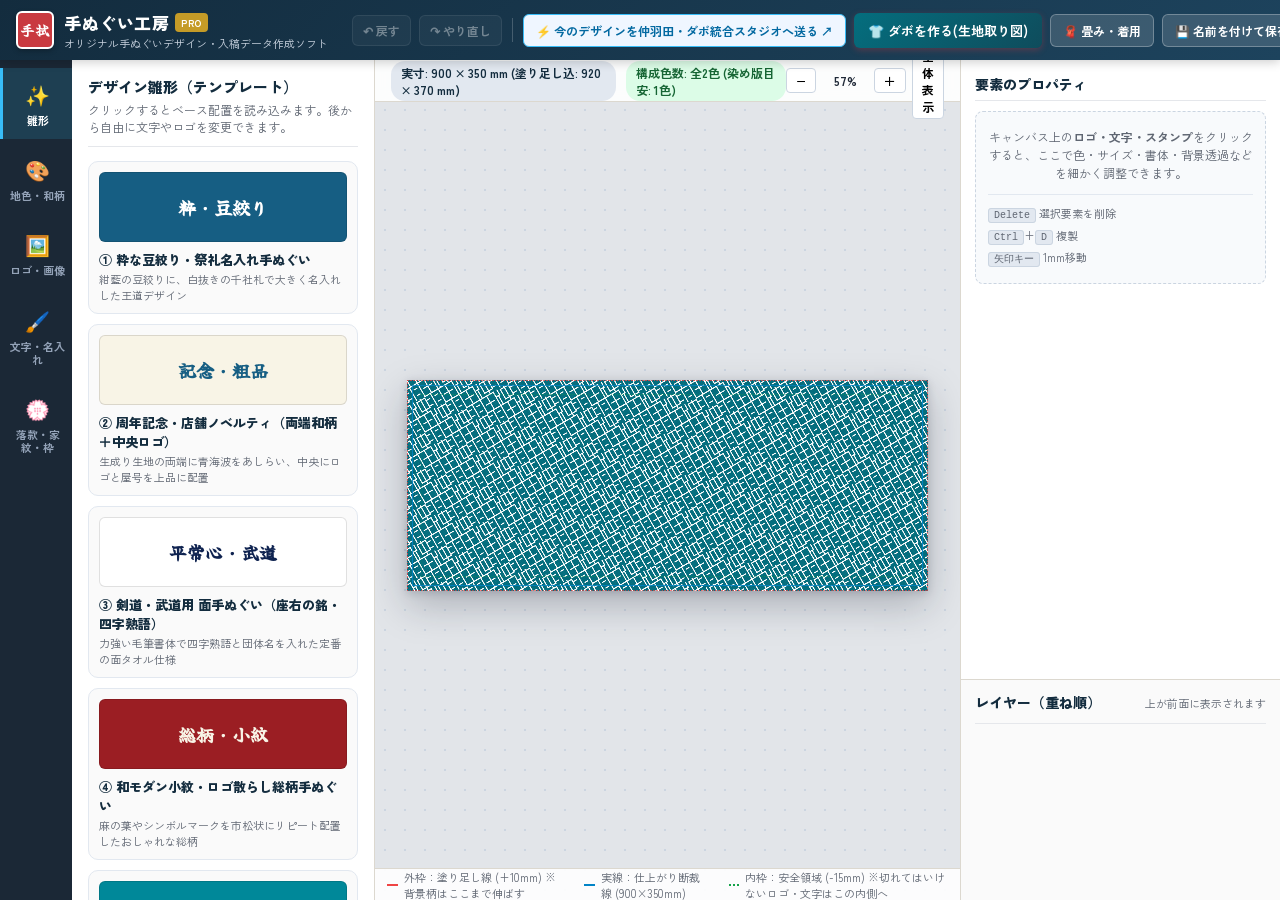
<file: index.html>
<!DOCTYPE html>
<html lang="ja">
<head>
  <meta charset="UTF-8" />
  <meta name="viewport" content="width=device-width, initial-scale=1.0" />
  <title>手ぬぐい工房 (Tenugui Studio) - オリジナル手ぬぐいデザイン＆入稿データ作成</title>
  <!-- Google Fonts (和風・毛筆・明朝・角ゴシック・丸ゴシック) -->
  <link rel="preconnect" href="https://fonts.googleapis.com">
  <link rel="preconnect" href="https://fonts.gstatic.com" crossorigin>
  <link href="https://fonts.googleapis.com/css2?family=Dela+Gothic+One&family=Hina+Mincho&family=Kaisei+Decol:wght@700&family=Klee+One:wght@600&family=M+PLUS+Rounded+1c:wght@700&family=Noto+Sans+JP:wght@400;700;900&family=Noto+Serif+JP:wght@400;700;900&family=Reggae+One&family=Shippori+Mincho+B1:wght@700;800&family=Yuji+Syuku&family=Zen+Antique+Soft&family=Zen+Kaku+Gothic+New:wght@700;900&family=Zen+Maru+Gothic:wght@700;900&family=Zen+Old+Mincho:wght@700;900&display=swap" rel="stylesheet">
  <link rel="stylesheet" href="css/style.css" />
</head>
<body>
  <!-- トップヘッダー -->
  <header class="app-header">
    <div class="brand">
      <div class="brand-seal">手拭</div>
      <div class="brand-text">
        <h1>手ぬぐい工房 <span class="badge">PRO</span></h1>
        <p>オリジナル手ぬぐいデザイン・入稿データ作成ソフト</p>
      </div>
    </div>

    <!-- 中央コントロール：サイズ・向き・ガイド表示 -->
    <div class="header-controls">
      <div class="control-group">
        <label>サイズ規格</label>
        <select id="sizePresetSelect" title="手ぬぐいのサイズを選択">
          <option value="900x350" selected>標準手ぬぐい (900 × 350 mm)</option>
          <option value="900x340">岡生地標準 (900 × 340 mm)</option>
          <option value="900x330">総理(文)生地標準 (900 × 330 mm)</option>
          <option value="1000x350">長尺手ぬぐい・剣道用 (1000 × 350 mm)</option>
          <option value="custom">カスタムサイズ...</option>
        </select>
      </div>

      <div id="customSizeInputs" class="control-group hidden">
        <input type="number" id="customLongMm" value="900" min="200" max="2000" step="10" title="長辺(mm)" />
        <span>×</span>
        <input type="number" id="customShortMm" value="350" min="200" max="1000" step="10" title="短辺(mm)" />
        <span>mm</span>
      </div>

      <div class="control-group">
        <label>向き</label>
        <div class="segmented-btn">
          <button type="button" id="orientHorizontalBtn" class="active" title="横長配置">横向き</button>
          <button type="button" id="orientVerticalBtn" title="縦長配置（掛け軸・のれん風）">縦向き</button>
        </div>
      </div>

      <div class="control-group toggles">
        <label class="checkbox-pill" title="断裁ズレ対策の塗り足し領域(+10mm)と内側安全枠(-15mm)を表示">
          <input type="checkbox" id="togglePrintGuides" checked />
          <span>入稿ガイド枠</span>
        </label>
        <label class="checkbox-pill" title="岡生地・文生地の織り目と切りっぱなし端の質感を重ねて表示">
          <input type="checkbox" id="toggleFabricTexture" checked />
          <span>布地質感</span>
        </label>
        <label class="checkbox-pill" title="4つ折り・8つ折りした時の見え方ラインを表示">
          <input type="checkbox" id="toggleFoldLines" />
          <span>折り目確認</span>
        </label>
      </div>
    </div>

    <!-- 右側アクション：元に戻す・保存・書き出し -->
    <div class="header-actions">
      <button type="button" id="undoBtn" class="icon-btn" title="元に戻す (Ctrl+Z)" disabled>↶ 戻す</button>
      <button type="button" id="redoBtn" class="icon-btn" title="やり直す (Ctrl+Y)" disabled>↷ やり直し</button>
      <div class="divider-v"></div>
      <a href="arare_app.html" id="sendToArareStudioBtn" class="secondary-btn" style="text-decoration:none;display:inline-flex;align-items:center;background:#eff6ff;border-color:#38bdf8;color:#0369a1;font-weight:700" title="今作っている手ぬぐいをそのまま『仲羽田・あられ・ダボ統合スタジオ』へ送り、ダボ仕立てやIllustrator(.ai)出力に使います">⚡ 今のデザインを仲羽田・ダボ統合スタジオへ送る ↗</a>
      <button type="button" id="daboSimBtn" class="primary-btn" style="background:linear-gradient(135deg,#046e7e 0%,#0f4c5c 100%)" title="作成した手ぬぐい生地からのダボの作り方（生地の取り方）とダボ完成イメージを確認">👕 ダボを作る(生地取り図)</button>
      <button type="button" id="foldSimBtn" class="secondary-btn" title="畳んだ時の見え方や頭に巻いたイメージを確認">🧣 畳み・着用</button>
      <button type="button" id="projectSaveBtn" class="secondary-btn" title="デザインに名前を付けてアプリ内に保存・呼び出し">💾 名前を付けて保存</button>
      <button type="button" id="exportModalBtn" class="primary-btn">🖨️ 入稿・画像出力</button>
    </div>
  </header>

  <!-- メインワークスペース -->
  <div class="workspace">
    <!-- 左サイドバー：カテゴリタブ + ツールパネル -->
    <aside class="left-sidebar">
      <nav class="tool-tabs">
        <button type="button" class="tab-btn active" data-tab="tab-templates">
          <span class="tab-icon">✨</span>
          <span class="tab-label">雛形</span>
        </button>
        <button type="button" class="tab-btn" data-tab="tab-fabric">
          <span class="tab-icon">🎨</span>
          <span class="tab-label">地色・和柄</span>
        </button>
        <button type="button" class="tab-btn" data-tab="tab-logo">
          <span class="tab-icon">🖼️</span>
          <span class="tab-label">ロゴ・画像</span>
        </button>
        <button type="button" class="tab-btn" data-tab="tab-text">
          <span class="tab-icon">🖌️</span>
          <span class="tab-label">文字・名入れ</span>
        </button>
        <button type="button" class="tab-btn" data-tab="tab-stamps">
          <span class="tab-icon">💮</span>
          <span class="tab-label">落款・家紋・枠</span>
        </button>
      </nav>

      <div class="tool-panel-container">
        <!-- 1. テンプレート（雛形）タブ -->
        <section id="tab-templates" class="tool-panel active">
          <div class="panel-header">
            <h2>デザイン雛形（テンプレート）</h2>
            <p>クリックするとベース配置を読み込みます。後から自由に文字やロゴを変更できます。</p>
          </div>
          <div id="templateGrid" class="template-grid"></div>
        </section>

        <!-- 2. 地色・伝統色・和柄タブ -->
        <section id="tab-fabric" class="tool-panel">
          <div class="panel-header">
            <h2>布地の色（地色）と和柄パターン</h2>
            <p>日本の伝統色と、手ぬぐい定番の和文様を組み合わせられます。</p>
          </div>

          <div class="form-section">
            <label class="section-title">地色（ベースカラー）</label>
            <div class="color-picker-row">
              <input type="color" id="bgColorInput" value="#f8f4e6" />
              <input type="text" id="bgColorHex" value="#F8F4E6" class="hex-input" />
              <span id="bgColorName" class="color-jp-name">生成り (きなり)</span>
            </div>
            <div class="color-category-filter">
              <button type="button" class="chip active" data-cat="all">すべて</button>
              <button type="button" class="chip" data-cat="white">白・生成</button>
              <button type="button" class="chip" data-cat="blue">藍・青</button>
              <button type="button" class="chip" data-cat="red">茜・赤・紫</button>
              <button type="button" class="chip" data-cat="green">緑・黄・茶</button>
              <button type="button" class="chip" data-cat="dark">墨・黒</button>
            </div>
            <div id="bgTraditionalPalette" class="swatch-grid"></div>
          </div>

          <div class="form-section">
            <label class="section-title">背景の伝統和柄（地紋パターン）</label>
            <div id="patternGrid" class="pattern-grid"></div>

            <div id="patternOptionsBox" class="sub-options">
              <div class="field-row">
                <label>柄（文字）の色</label>
                <div class="color-picker-row compact">
                  <input type="color" id="patternColorInput" value="#165e83" />
                  <input type="text" id="patternColorHex" value="#165E83" class="hex-input" />
                  <button type="button" id="swapBgPatternBtn" class="tiny-btn" title="地色と柄（仲羽田の文字色）を入れ替えます">地色と入替 ⇄</button>
                </div>
              </div>
              <div id="patternTraditionalPalette" class="swatch-grid mini"></div>

              <div class="field-row">
                <label>柄の大きさ（サイズ） <span id="patternScaleVal">100%</span></label>
                <input type="range" id="patternScaleInput" min="25" max="300" value="100" />
              </div>

              <!-- 仲羽田（江戸角字）専用：密度・細さ・間隔・角度パラメーター -->
              <div id="hanedaParamBox" style="border-top:1px dashed #cbd5e1; margin-top:8px; padding-top:8px;">
                <div class="field-row">
                  <label>繰り返し密度 <span id="kakuDensityVal">100%</span></label>
                  <input type="range" id="kakuDensityInput" min="40" max="250" value="100" />
                </div>
                <div class="field-row">
                  <label>線の太さ（細さ） <span id="kakuWeightVal">100%</span></label>
                  <input type="range" id="kakuWeightInput" min="20" max="220" value="100" />
                </div>
                <div class="field-row">
                  <label>文字内の抜け幅 <span id="kakuInnerGapVal">100%</span></label>
                  <input type="range" id="kakuInnerGapInput" min="35" max="180" value="100" />
                </div>
                <div class="field-row">
                  <label>文字の横間隔 <span id="kakuColGapVal">0%</span></label>
                  <input type="range" id="kakuColGapInput" min="-15" max="100" value="0" />
                </div>
                <div class="field-row">
                  <label>段の縦間隔 <span id="kakuRowGapVal">0%</span></label>
                  <input type="range" id="kakuRowGapInput" min="0" max="80" value="0" />
                </div>
                <div class="field-row">
                  <label>傾き角度 <span id="kakuAngleVal">-30.15°</span></label>
                  <input type="range" id="kakuAngleInput" min="-90" max="90" step="0.05" value="-30.15" />
                </div>
              </div>

              <div class="field-row">
                <label>柄の濃さ（透明度） <span id="patternOpacityVal">100%</span></label>
                <input type="range" id="patternOpacityInput" min="5" max="100" value="100" />
              </div>
              <div class="field-row">
                <label>柄の配置範囲</label>
                <select id="patternAreaSelect">
                  <option value="full">全面（総柄）</option>
                  <option value="ends">両端のみ（端飾り・20%ずつ）</option>
                  <option value="left">左端（または上端）のみ</option>
                  <option value="right">右端（または下端）のみ</option>
                  <option value="border">外周枠のみ（額縁柄）</option>
                  <option value="band-h">中央帯（一本帯）</option>
                </select>
              </div>
            </div>
          </div>

          <div class="form-section">
            <label class="section-title">生地の種類シミュレーション</label>
            <select id="fabricWeaveSelect">
              <option value="oka" selected>岡生地（30番手・目が細かく繊細な柄向け）</option>
              <option value="bun">総理 / 文生地（20番手・ざっくりした風合い）</option>
              <option value="none">フラット（入稿確認用・質感なし）</option>
            </select>
          </div>
        </section>

        <!-- 3. ロゴ・画像タブ -->
        <section id="tab-logo" class="tool-panel">
          <div class="panel-header">
            <h2>ロゴ・イラストの追加</h2>
            <p>お手持ちのロゴ画像（PNG / JPG / SVG）を読み込みます。白い背景の自動透過や、手ぬぐいらしい単色染め変換もワンクリックで行えます。</p>
          </div>

          <div class="upload-dropzone" id="logoDropzone">
            <input type="file" id="logoFileInput" accept=".ai,.pdf,.eps,image/png,image/jpeg,image/webp,image/svg+xml,application/pdf,application/postscript" hidden />
            <div class="dropzone-icon">📁</div>
            <div class="dropzone-title">ロゴ・画像ファイルを選択（.ai / PDF / PNG / JPG / SVG）</div>
            <div class="dropzone-sub">Illustratorの .ai データもそのまま読み込めます</div>
            <button type="button" class="primary-btn small" id="logoSelectBtn">ファイルを選ぶ</button>
          </div>

          <div class="form-section">
            <label class="section-title">サンプルシンボル・ロゴを追加</label>
            <p class="hint">すぐ試せる和風シンボルマークです。クリックで配置されます。</p>
            <div id="sampleLogoGrid" class="stamp-grid"></div>
          </div>

          <div class="info-card">
            <h4>💡 手ぬぐいロゴ作成のポイント</h4>
            <ul>
              <li>写真やJPGロゴの<strong>白い背景</strong>は、右パネルの「白背景を透明化」スイッチで綺麗に抜けます。</li>
              <li>「単色染め（シルエット化）」をONにすると、どんな画像も藍色や白抜き1色の本染め風に仕上がります。</li>
              <li>同じロゴを全体に並べたい時は、右パネルの「リピート配置（散らし柄）」が使えます。</li>
            </ul>
          </div>
        </section>

        <!-- 4. 文字・名入れタブ -->
        <section id="tab-text" class="tool-panel">
          <div class="panel-header">
            <h2>文字・名入れの追加</h2>
            <p>縦書き・横書きや、毛筆・江戸文字・明朝体など手ぬぐいに映える書体を追加できます。</p>
          </div>

          <div class="quick-add-buttons">
            <button type="button" id="addVerticalTextBtn" class="action-card-btn">
              <span class="big-icon">縦</span>
              <div>
                <strong>縦書きテキストを追加</strong>
                <small>名入れ・スローガン・神社仏閣・剣道面タオル向け</small>
              </div>
            </button>
            <button type="button" id="addHorizontalTextBtn" class="action-card-btn">
              <span class="big-icon">横</span>
              <div>
                <strong>横書きテキストを追加</strong>
                <small>ショップ名・欧文ロゴ・記念品タイトル向け</small>
              </div>
            </button>
          </div>

          <div class="form-section" style="background:#faf5ff;border:1.5px solid #c084fc;border-radius:8px;padding:10px;">
            <label class="section-title" style="color:#6b21a8;">✨ 1個の文字やロゴを多数ちりばめて総柄手ぬぐいを作る</label>
            <p class="hint" style="color:#581c87;margin-bottom:8px;">1文字（または単語）を手ぬぐい全面に市松・斜め・ランダム吹雪状に多数ちりばめ、角度・大きさ・間隔を自由自在に変更できます。</p>
            <div style="display:grid;grid-template-columns:1fr 1fr;gap:6px;">
              <button type="button" class="secondary-btn small" data-scatter-preset="brick" style="background:#f3e8ff;border-color:#a855f7;color:#6b21a8;font-weight:700;">🧱 市松散らし文字を追加</button>
              <button type="button" class="secondary-btn small" data-scatter-preset="diag" style="background:#f3e8ff;border-color:#a855f7;color:#6b21a8;font-weight:700;">📐 斜め-30°散らし文字</button>
              <button type="button" class="secondary-btn small" data-scatter-preset="random" style="background:#f3e8ff;border-color:#a855f7;color:#6b21a8;font-weight:700;">🎲 ランダム大小吹雪文字</button>
              <button type="button" class="secondary-btn small" data-scatter-preset="border" style="background:#f3e8ff;border-color:#a855f7;color:#6b21a8;font-weight:700;">🖼️ 外周額縁リピート文字</button>
            </div>
          </div>

          <div class="form-section">
            <label class="section-title">よく使われる定型フレーズ（クリックで追加）</label>
            <div class="phrase-chips">
              <button type="button" class="phrase-btn" data-text="仲羽田" data-vert="true" data-size="140">仲羽田</button>
              <button type="button" class="phrase-btn" data-text="羽田" data-vert="true" data-size="150">羽田</button>
              <button type="button" class="phrase-btn" data-text="祭" data-vert="true" data-size="180">祭（大文字）</button>
              <button type="button" class="phrase-btn" data-text="感謝" data-vert="true" data-size="140">感謝</button>
              <button type="button" class="phrase-btn" data-text="商売繁盛" data-vert="true" data-size="110">商売繁盛</button>
              <button type="button" class="phrase-btn" data-text="一期一会" data-vert="true" data-size="110">一期一会</button>
              <button type="button" class="phrase-btn" data-text="平常心" data-vert="true" data-size="120">平常心</button>
              <button type="button" class="phrase-btn" data-text="百折不撓" data-vert="true" data-size="110">百折不撓</button>
              <button type="button" class="phrase-btn" data-text="千客万来" data-vert="true" data-size="110">千客万来</button>
              <button type="button" class="phrase-btn" data-text="謹賀新年" data-vert="true" data-size="110">謹賀新年</button>
              <button type="button" class="phrase-btn" data-text="必勝" data-vert="true" data-size="150">必勝</button>
              <button type="button" class="phrase-btn" data-text="贈" data-vert="true" data-size="90">贈（熨斗風）</button>
            </div>
          </div>
        </section>

        <!-- 5. 落款・家紋・飾り枠タブ -->
        <section id="tab-stamps" class="tool-panel">
          <div class="panel-header">
            <h2>落款（ハンコ）・家紋・飾り枠</h2>
            <p>手ぬぐいの隅に入れると一気に本格感が出る朱印・落款や、伝統家紋・飾り枠を追加できます。</p>
          </div>

          <div class="form-section">
            <label class="section-title">オリジナル落款（朱印スタンプ）を作成</label>
            <div class="rakkan-builder">
              <div class="field-row">
                <label>印の文字（1〜4文字推奨）</label>
                <input type="text" id="rakkanTextInput" value="手拭工房" maxlength="6" />
              </div>
              <div class="field-row">
                <label>形状・彫り方</label>
                <select id="rakkanStyleSelect">
                  <option value="square-shu">角印・朱文（白地に赤文字）</option>
                  <option value="square-haku">角印・白文（赤地に白抜き文字）</option>
                  <option value="round-shu">丸印・朱文（赤枠に赤文字）</option>
                  <option value="round-haku">丸印・白文（赤丸に白抜き文字）</option>
                  <option value="gourd-haku">ひょうたん印（白抜き）</option>
                </select>
              </div>
              <button type="button" id="addRakkanBtn" class="primary-btn full-width">💮 この落款をキャンバスに追加</button>
            </div>
          </div>

          <div class="form-section">
            <label class="section-title">日本の伝統家紋・縁起スタンプ</label>
            <div id="kamonGrid" class="stamp-grid"></div>
          </div>

          <div class="form-section">
            <label class="section-title">飾り枠・帯・縁起ライン</label>
            <div id="frameGrid" class="stamp-grid"></div>
          </div>
        </section>
      </div>
    </aside>

    <!-- 中央キャンバスエリア -->
    <main class="canvas-stage-area" id="canvasStageArea">
      <!-- キャンバス上部ステータスバー -->
      <div class="stage-toolbar">
        <div class="stage-info">
          <span id="specDimensionBadge" class="spec-badge">実寸: 900 × 350 mm (塗り足し込: 920 × 370 mm)</span>
          <span id="usedColorsBadge" class="spec-badge colors-badge" title="現在デザインに使われている色数（本染め・シルクスクリーン印刷の版数目安）">使用色数: 2色</span>
        </div>
        <div class="zoom-controls">
          <button type="button" id="zoomOutBtn" title="縮小">−</button>
          <span id="zoomLevelText">100%</span>
          <button type="button" id="zoomInBtn" title="拡大">＋</button>
          <button type="button" id="zoomFitBtn" title="画面に合わせる">全体表示</button>
        </div>
      </div>

      <!-- キャンバス本体ラッパー -->
      <div class="canvas-viewport" id="canvasViewport">
        <div class="canvas-wrapper" id="canvasWrapper">
          <canvas id="tenuguiCanvas"></canvas>
        </div>
      </div>

      <!-- 下部ガイド凡例 -->
      <div class="stage-legend">
        <span class="legend-item"><i class="line-sample bleed"></i> 外枠：塗り足し線 (+10mm) ※背景柄はここまで伸ばす</span>
        <span class="legend-item"><i class="line-sample trim"></i> 実線：仕上がり断裁線 (900×350mm)</span>
        <span class="legend-item"><i class="line-sample safe"></i> 内枠：安全領域 (-15mm) ※切れてはいけないロゴ・文字はこの内側へ</span>
      </div>
    </main>

    <!-- 右サイドバー：選択中アイテムのプロパティ編集 ＆ レイヤー一覧 -->
    <aside class="right-sidebar">
      <!-- 選択中要素のインスペクター -->
      <div class="inspector-panel" id="inspectorPanel">
        <div class="panel-header compact">
          <h3 id="inspectorTitle">要素のプロパティ</h3>
        </div>

        <!-- 未選択時の表示 -->
        <div id="noSelectionMessage" class="empty-inspector">
          <p>キャンバス上の<strong>ロゴ・文字・スタンプ</strong>をクリックすると、ここで色・サイズ・書体・背景透過などを細かく調整できます。</p>
          <div class="shortcut-tips">
            <div><kbd>Delete</kbd> 選択要素を削除</div>
            <div><kbd>Ctrl</kbd>+<kbd>D</kbd> 複製</div>
            <div><kbd>矢印キー</kbd> 1mm移動</div>
          </div>
        </div>

        <!-- 共通トランスフォーム・整列コントロール -->
        <div id="commonInspector" class="inspector-body hidden">
          <!-- 整列ボタン -->
          <div class="form-group">
            <label>手ぬぐい上の位置揃え</label>
            <div class="align-btn-grid">
              <button type="button" data-align="left" title="左端（安全枠内）に寄せる">⇤ 左</button>
              <button type="button" data-align="center-h" title="左右中央に揃える">⇹ 左右中央</button>
              <button type="button" data-align="right" title="右端（安全枠内）に寄せる">右 ⇥</button>
              <button type="button" data-align="top" title="上端（安全枠内）に寄せる">⇡ 上</button>
              <button type="button" data-align="center-v" title="上下中央に揃える">⇳ 上下中央</button>
              <button type="button" data-align="bottom" title="下端（安全枠内）に寄せる">下 ⇣</button>
            </div>
          </div>

          <!-- テキスト専用コントロール -->
          <div id="textInspectorGroup" class="inspector-specific hidden">
            <div class="form-group">
              <label>テキスト内容</label>
              <textarea id="propTextContent" rows="2"></textarea>
            </div>
            <div class="form-group">
              <label>書体（フォント）</label>
              <select id="propFontFamily">
                <optgroup label="毛筆・江戸文字・手書き風">
                  <option value="'Yuji Syuku', serif">佑字 粛（本格毛筆・楷書風）</option>
                  <option value="'Reggae One', sans-serif">レゲエ One（力強い江戸勘亭流・祭り風）</option>
                  <option value="'Dela Gothic One', sans-serif">デラゴシック（極太・千社札・番付風）</option>
                  <option value="'Klee One', cursive">クレー One（丁寧な手書き・行書風）</option>
                </optgroup>
                <optgroup label="明朝体・古典和風">
                  <option value="'Shippori Mincho B1', serif">しっぽり明朝（上品な伝統明朝）</option>
                  <option value="'Zen Old Mincho', serif">Zen オールド明朝（格調高い老舗風）</option>
                  <option value="'Zen Antique Soft', serif">Zen アンチック（レトロ活版・大正ロマン）</option>
                  <option value="'Hina Mincho', serif">ひな明朝（やわらかい和モダン）</option>
                  <option value="'Kaisei Decol', serif">解星デコール（華やか・モダン明朝）</option>
                </optgroup>
                <optgroup label="ゴシック体・モダンロゴ向け">
                  <option value="'Zen Kaku Gothic New', sans-serif">Zen 角ゴシック（すっきり現代風）</option>
                  <option value="'Zen Maru Gothic', sans-serif">Zen 丸ゴシック（親しみやすい丸文字）</option>
                </optgroup>
              </select>
            </div>
            <div class="form-group two-col">
              <div>
                <label>文字の向き</label>
                <div class="segmented-btn">
                  <button type="button" id="propTextVertBtn">縦書き</button>
                  <button type="button" id="propTextHorizBtn">横書き</button>
                </div>
              </div>
              <div>
                <label>文字サイズ <span id="propFontSizeVal">80</span></label>
                <input type="range" id="propFontSize" min="14" max="320" value="80" />
              </div>
            </div>
            <div class="form-group">
              <label>字間（文字の間隔） <span id="propLetterSpacingVal">0</span></label>
              <input type="range" id="propLetterSpacing" min="-10" max="60" value="0" />
            </div>
            <div class="form-group">
              <label>袋文字（白フチ・縁取り）</label>
              <div class="field-row">
                <input type="checkbox" id="propTextOutlineToggle" />
                <span>フチをつける</span>
                <input type="color" id="propTextOutlineColor" value="#ffffff" />
                <input type="range" id="propTextOutlineWidth" min="1" max="30" value="8" style="width:80px;" />
              </div>
            </div>
            <div class="form-group">
              <label>白抜き枠・千社札フレーム</label>
              <select id="propTextBoxStyle">
                <option value="none">枠なし</option>
                <option value="white-pad">白座布団（背景柄を隠して読みやすくする）</option>
                <option value="senjafuda">千社札枠（二重黒枠＋白地）</option>
                <option value="circle-crest">丸抜き座布団（丸紋風）</option>
              </select>
            </div>
          </div>

          <!-- ロゴ・画像専用コントロール -->
          <div id="logoInspectorGroup" class="inspector-specific hidden">
            <div class="form-group highlight-box">
              <label class="checkbox-row">
                <input type="checkbox" id="propLogoRemoveBg" />
                <strong>白い背景を自動で透明化する</strong>
              </label>
              <div id="propLogoThresholdRow" class="field-row hidden">
                <label>白抜き感度 <span id="propLogoThresholdVal">235</span></label>
                <input type="range" id="propLogoThreshold" min="150" max="254" value="235" />
              </div>
            </div>

            <div class="form-group highlight-box">
              <label class="checkbox-row">
                <input type="checkbox" id="propLogoMonochrome" />
                <strong>単色染め（シルエット化）</strong>
              </label>
              <p class="tiny-hint">本染め手ぬぐいのように、ロゴを1色の染め色（または白抜き）に変換します。</p>
            </div>
          </div>

          <!-- 色変更コントロール（文字・スタンプ・単色化ロゴ共通） -->
          <div id="colorInspectorGroup" class="form-group">
            <label>染め色（カラー）</label>
            <div class="color-picker-row">
              <input type="color" id="propItemColor" value="#165e83" />
              <input type="text" id="propItemColorHex" value="#165E83" class="hex-input" />
              <button type="button" id="propSetShironukiBtn" class="tiny-btn" title="生地の地色と同じ色にして「白抜き染め」にします">白抜きにする</button>
            </div>
            <div id="itemTraditionalPalette" class="swatch-grid mini"></div>
          </div>

          <!-- 大きさ・回転・不透明度 -->
          <div class="form-group">
            <label>大きさ（スケール） <span id="propScaleVal">100%</span></label>
            <input type="range" id="propScale" min="10" max="400" value="100" />
          </div>
          <div class="form-group">
            <label>回転角度 <span id="propRotationVal">0°</span></label>
            <div class="field-row">
              <input type="range" id="propRotation" min="-180" max="180" value="0" />
              <button type="button" id="propRotResetBtn" class="tiny-btn">0°</button>
              <button type="button" id="propRot90Btn" class="tiny-btn">+90°</button>
            </div>
          </div>
          <div class="form-group">
            <label>不透明度 <span id="propOpacityVal">100%</span></label>
            <input type="range" id="propOpacity" min="10" max="100" value="100" />
          </div>

          <!-- リピート（1個の文字やロゴを多数ちりばめる総柄・連続配置）モード -->
          <div class="form-group highlight-box" style="background:#faf5ff;border-color:#c084fc;">
            <label style="color:#6b21a8;font-weight:700;">✨ 多数ちりばめ・リピート配置（文字・ロゴ・紋を全面に並べる）</label>
            <div style="display:flex;gap:4px;flex-wrap:wrap;margin-bottom:6px;" id="propScatterQuickBtns">
              <button type="button" class="tiny-btn" data-rmode="brick" style="background:#f3e8ff;border-color:#a855f7;color:#6b21a8;font-weight:700;">🧱 市松散らし</button>
              <button type="button" class="tiny-btn" data-rmode="diag" style="background:#f3e8ff;border-color:#a855f7;color:#6b21a8;font-weight:700;">📐 斜め-30°</button>
              <button type="button" class="tiny-btn" data-rmode="random" style="background:#f3e8ff;border-color:#a855f7;color:#6b21a8;font-weight:700;">🎲 ランダム吹雪</button>
              <button type="button" class="tiny-btn" data-rmode="none">1️⃣ 1個に戻す</button>
            </div>
            <select id="propRepeatMode">
              <option value="none">単体配置（1つだけ）</option>
              <option value="brick">互い違い並び（市松・江戸小紋散らし）</option>
              <option value="grid">整列格子並び（縦横に整列して反復）</option>
              <option value="diag">斜め格子並び（斜め方向に流れる総柄）</option>
              <option value="random">ランダム吹雪散らし（角度・大小を自在に散らす）</option>
              <option value="border">外周額縁並び（手ぬぐいの四辺に沿って並べる）</option>
              <option value="row">横一列に並べる（帯状リピート）</option>
              <option value="col">縦一列に並べる（縦帯リピート）</option>
            </select>
            <div id="propRepeatGapRow" class="hidden" style="display:flex;flex-direction:column;gap:6px;margin-top:8px;">
              <div class="field-row">
                <label>横の間隔 <span id="propRepeatGapVal">160px</span></label>
                <input type="range" id="propRepeatGap" min="40" max="500" value="160" />
              </div>
              <div class="field-row">
                <label>縦の間隔 <span id="propRepeatGapYVal">150px</span></label>
                <input type="range" id="propRepeatGapY" min="40" max="500" value="150" />
              </div>
              <div class="field-row">
                <label>並び全体の傾き <span id="propRepeatGridAngleVal">0°</span></label>
                <input type="range" id="propRepeatGridAngle" min="-90" max="90" value="0" />
              </div>
              <div class="field-row">
                <label>交互・ランダム回転 <span id="propRepeatAngleVarVal">0°</span></label>
                <input type="range" id="propRepeatAngleVar" min="0" max="180" step="5" value="0" />
              </div>
              <div class="field-row">
                <label>大小サイズばらつき <span id="propRepeatSizeVarVal">0%</span></label>
                <input type="range" id="propRepeatSizeVar" min="0" max="80" step="5" value="0" />
              </div>
            </div>
          </div>

          <!-- アクションボタン -->
          <div class="inspector-actions">
            <button type="button" id="propDuplicateBtn" class="secondary-btn">📋 複製する</button>
            <button type="button" id="propDeleteBtn" class="danger-btn">🗑️ 削除</button>
          </div>
        </div>
      </div>

      <!-- レイヤー（重ね順）パネル -->
      <div class="layers-panel">
        <div class="panel-header compact">
          <h3>レイヤー（重ね順）</h3>
          <span class="tiny-hint">上が前面に表示されます</span>
        </div>
        <ul id="layerList" class="layer-list"></ul>
      </div>
    </aside>
  </div>

  <!-- モーダル1：畳み方・着用シミュレーション -->
  <div id="foldSimModal" class="modal-backdrop hidden">
    <div class="modal-content wide">
      <div class="modal-header">
        <h2>🧣 仕上がり・畳み方シミュレーション</h2>
        <button type="button" class="modal-close" data-close="foldSimModal">✕</button>
      </div>
      <div class="modal-body">
        <p class="modal-lead">手ぬぐいは畳んで贈答用（熨斗・帯巻き）にしたり、首に掛けたりした時に<strong>端（剣先）や四つ折り面</strong>のロゴがよく見えます。実際の見え方を確認しましょう。</p>
        <div class="sim-grid">
          <div class="sim-card">
            <h4>① 四つ折り・八つ折り（たたんだ状態 / 端の名入れ確認）</h4>
            <div class="sim-canvas-box">
              <canvas id="simFoldedCanvas" width="380" height="260"></canvas>
            </div>
            <p class="tiny-hint">贈答・販売時に一番上になる面です。右端または左端にロゴや名入れがあると綺麗に収まります。</p>
          </div>
          <div class="sim-card">
            <h4>② 熨斗（のし）・帯巻きパッケージ状態</h4>
            <div class="sim-canvas-box">
              <canvas id="simNoshiCanvas" width="380" height="260"></canvas>
            </div>
            <p class="tiny-hint">記念品・粗品として白帯を巻いた時のイメージです。</p>
          </div>
          <div class="sim-card">
            <h4>③ 掛け軸・タペストリー飾り状態</h4>
            <div class="sim-canvas-box">
              <canvas id="simHangingCanvas" width="380" height="260"></canvas>
            </div>
            <p class="tiny-hint">壁や暖簾として掛けた時の全体のバランスです。</p>
          </div>
        </div>
      </div>
    </div>
  </div>

  <!-- モーダル1-B：できた生地でダボを作る（生地の取り方・裁断割付図＆ダボ完成シミュレーション） -->
  <div id="daboSimModal" class="modal-backdrop hidden">
    <div class="modal-content wide" style="max-width:1180px;">
      <div class="modal-header">
        <h2>👕 できた手ぬぐい生地でダボを作る（✂️ 生地の取り方・裁断図 ＆ ダボ仕立てプレビュー）</h2>
        <button type="button" class="modal-close" data-close="daboSimModal">✕</button>
      </div>
      <div class="modal-body" style="display:grid;grid-template-columns:330px minmax(0,1fr);gap:16px;align-items:start;">
        <div style="display:flex;flex-direction:column;gap:10px;background:#f8fafc;padding:12px;border:1px solid #cbd5e1;border-radius:8px;">
          <div>
            <label class="section-title">① 仕立てる衣装の型</label>
            <select id="studioDaboStyle">
              <option value="dabo" selected>ダボシャツ（ゆったり広袖・七分袖）</option>
              <option value="koikuchi">鯉口シャツ（粋・細身七分袖）</option>
              <option value="setup">ダボ上下セット（ダボシャツ＋ダボズボン）</option>
            </select>
          </div>
          <div>
            <label class="section-title">② ✂️ 手ぬぐいからの生地の取り方（裁断割付・枚数）</label>
            <select id="studioDaboCutMode">
              <option value="adult7" selected>① 大人用・標準7枚取り（前2・後2・袖2 ＋ 7本目：襟・前立て・胸ポケ・マチ）★推奨</option>
              <option value="adult8_crest">② 大人用・背紋1枚＋ゆったり8枚取り（背中央1・後脇マチ1・前2・袖2・袖太マチ1・襟＆ポケ1）</option>
              <option value="6piece">③ 小柄・子ども・6枚取り（前2・後2・袖2／裾余りから襟・ポケ）</option>
              <option value="backCenter">④ 6枚・背中中央1枚取り（中央のロゴ・紋を切らずに背紋にする）</option>
              <option value="5piece">⑤ 子ども用・最小5枚取り（前2・後2・5本目から両袖を上下分割）</option>
            </select>
          </div>
          <div>
            <label class="section-title">③ ロゴ・文字入り手ぬぐいを使う部位</label>
            <select id="studioDaboLogoTarget">
              <option value="all" selected>全パーツに同じロゴ入り手ぬぐいを使う</option>
              <option value="backOnly">背中（後身頃）のみロゴ入り手ぬぐいを使う（他は地紋のみ）</option>
              <option value="backPocket">背中＋左胸ポケットのみロゴ入りを使う</option>
              <option value="frontBack">前身頃＋後身頃にロゴ入りを使う（袖は地紋のみ）</option>
              <option value="sleevesOnly">両袖のみロゴ入り手ぬぐいを使う</option>
            </select>
          </div>
          <div style="background:#fffbeb;border:1px solid #fcd34d;border-radius:6px;padding:7px 8px;">
            <label class="section-title" style="color:#92400e;margin-bottom:4px;">🎯 狙ったダボの部位にロゴ・文字を一発配置</label>
            <div style="display:flex;flex-wrap:wrap;gap:4px;" id="studioDaboSmartBtns">
              <button type="button" class="secondary-btn small" data-spot="backCrest" style="font-size:11px;padding:3px 7px;">① 背中中央(背紋)</button>
              <button type="button" class="secondary-btn small" data-spot="backMid" style="font-size:11px;padding:3px 7px;">② 背中ど真ん中</button>
              <button type="button" class="secondary-btn small" data-spot="chestPocket" style="font-size:11px;padding:3px 7px;">③ 左胸ポケ</button>
              <button type="button" class="secondary-btn small" data-spot="frontHem" style="font-size:11px;padding:3px 7px;">④ 前後の裾</button>
              <button type="button" class="secondary-btn small" data-spot="sleeves" style="font-size:11px;padding:3px 7px;">⑤ 両袖の腕</button>
            </div>
          </div>
          <div style="display:grid;grid-template-columns:1fr 1fr;gap:8px;">
            <div>
              <label class="section-title">手ぬぐいの裁断向き</label>
              <select id="studioDaboRot">
                <option value="auto" selected>自動（長辺を縦＝着丈へ）</option>
                <option value="0">そのまま（回転なし）</option>
                <option value="-90">左へ90°回転</option>
                <option value="90">右へ90°回転</option>
                <option value="180">上下反転（180°）</option>
              </select>
            </div>
            <div>
              <label class="section-title">サイズ規格（用尺）</label>
              <select id="studioDaboSize">
                <option value="S">小 (S: 着丈70/身幅52)</option>
                <option value="M">中 (M: 着丈73/身幅55)</option>
                <option value="L" selected>大 (L: 着丈76/身幅59)</option>
                <option value="LL">特大 (LL: 着丈79/身幅63)</option>
                <option value="3L">巾広 (3L: 着丈82/身幅68)</option>
              </select>
            </div>
          </div>
          <div class="field-row">
            <label>身頃の取り位置(上下) <span id="studioDaboShiftYVal">0%</span></label>
            <input type="range" id="studioDaboShiftY" min="-45" max="45" value="0" />
          </div>
          <div class="field-row">
            <label>身頃の取り位置(左右) <span id="studioDaboShiftXVal">0%</span></label>
            <input type="range" id="studioDaboShiftX" min="-45" max="45" value="0" />
          </div>
          <div style="display:grid;grid-template-columns:1fr 1fr;gap:8px;">
            <div>
              <label class="section-title">掛け襟（えり）</label>
              <select id="studioDaboCollar">
                <option value="same" selected>共布（手ぬぐいから取る）</option>
                <option value="solidBg">地色の無地</option>
                <option value="black">黒繻子風（#1B1E24）</option>
                <option value="navy">濃紺無地（#122342）</option>
                <option value="gold">羽田金（#877028）</option>
              </select>
            </div>
            <div>
              <label class="section-title">左胸ポケット</label>
              <select id="studioDaboPocket">
                <option value="match" selected>あり（柄・ロゴ合わせ）</option>
                <option value="bias">あり（斜め45°バイアス柄）</option>
                <option value="none">ポケットなし</option>
              </select>
            </div>
          </div>
          <div id="studioDaboSpecInfo" style="background:#e0f2fe;border:1px solid #0284c7;border-radius:6px;padding:8px 10px;font-size:11.5px;line-height:1.5;color:#0f172a;"></div>
          <button type="button" id="downloadStudioDaboPngBtn" class="primary-btn full-width">📸 ダボ仕上がり＆生地取り図をPNG保存</button>
        </div>
        <div id="studioDaboViewport" style="position:relative;background:#161c28;border-radius:8px;overflow:hidden;display:flex;align-items:center;justify-content:center;border:1px solid #334155;cursor:grab;user-select:none;">
          <canvas id="studioDaboCanvas" width="820" height="580" style="width:100%;height:auto;display:block;transform-origin:center center;"></canvas>
          <div style="position:absolute;left:10px;bottom:10px;background:rgba(15,23,42,0.82);color:#e2e8f0;font-size:11px;padding:4px 9px;border-radius:999px;pointer-events:none;border:1px solid rgba(255,255,255,0.15);">
            🖱️ ドラッグで移動 ／ ホイールで拡大縮小 ／ ダブルクリックでリセット
          </div>
          <div id="studioDaboZoomHud" style="position:absolute;right:10px;bottom:10px;display:flex;align-items:center;gap:5px;background:rgba(15,23,42,0.9);color:#f8fafc;padding:5px 9px;border-radius:999px;border:1px solid rgba(255,255,255,0.2);font-size:11.5px;">
            <button type="button" id="studioDaboZoomOut" style="background:#334155;color:#fff;border:none;border-radius:999px;padding:2px 7px;cursor:pointer;font-weight:700;">－</button>
            <input type="range" id="studioDaboZoomRange" min="50" max="400" step="5" value="100" style="width:80px;accent-color:#38bdf8;cursor:pointer;" />
            <button type="button" id="studioDaboZoomIn" style="background:#334155;color:#fff;border:none;border-radius:999px;padding:2px 7px;cursor:pointer;font-weight:700;">＋</button>
            <span id="studioDaboZoomPct" style="min-width:38px;text-align:right;font-weight:700;">100%</span>
            <button type="button" id="studioDaboZoomReset" style="background:#0284c7;color:#fff;border:none;border-radius:999px;padding:2px 8px;cursor:pointer;font-size:11px;font-weight:700;">中央</button>
          </div>
        </div>
      </div>
    </div>
  </div>

  <!-- モーダル2：プロジェクト保存 / 読込（アプリ内への名前付き保存＆ファイル入出力） -->
  <div id="projectModal" class="modal-backdrop hidden">
    <div class="modal-content" style="max-width:620px;">
      <div class="modal-header">
        <h2>💾 デザインを名前を付けてアプリに保存・呼び出し</h2>
        <button type="button" class="modal-close" data-close="projectModal">✕</button>
      </div>
      <div class="modal-body" style="display:flex;flex-direction:column;gap:14px;">
        <div class="export-option-card featured">
          <h4>📌 アプリ内に名前を付けて保存（ブラウザ内に何件でも保存可能）</h4>
          <p>現在のデザイン（背景柄・色・追加した文字・ロゴすべて）に名前を付けて保存します。サムネイル付きでいつでもワンクリックで呼び出せます。</p>
          <div style="display:flex;gap:8px;">
            <input type="text" id="appPresetNameInput" placeholder="デザイン名（例：仲羽田 濃紺 背紋入り案1）" style="flex:1;padding:8px 10px;border:1px solid #cbd5e1;border-radius:6px;font-size:13px;" />
            <button type="button" id="appSavePresetBtn" class="primary-btn" style="white-space:nowrap;">＋ アプリに保存</button>
          </div>
          <p id="appSaveStatusMsg" style="font-size:12px;color:#0284c7;font-weight:700;min-height:1.2em;"></p>
          <div id="appSavedPresetsList" style="display:flex;flex-direction:column;gap:6px;max-height:240px;overflow-y:auto;"></div>
        </div>
        <div style="display:grid;grid-template-columns:1fr 1fr;gap:12px;">
          <div class="export-option-card">
            <h4>📥 ファイルとしてPC/スマホに保存</h4>
            <p>現在のデザインを <code>.tenugui.json</code> ファイルとして端末にダウンロード保存します。</p>
            <button type="button" id="downloadProjectJsonBtn" class="secondary-btn">📥 ファイル保存 (.json)</button>
          </div>
          <div class="export-option-card">
            <h4>📂 保存したファイルを読み込む</h4>
            <p>以前保存した <code>.tenugui.json</code> ファイルを読み込んで復元します。</p>
            <input type="file" id="uploadProjectJsonInput" accept=".json" hidden />
            <button type="button" id="triggerLoadJsonBtn" class="secondary-btn">📂 ファイル読込 (.json)</button>
          </div>
        </div>
      </div>
    </div>
  </div>

  <!-- モーダル3：入稿データ・高解像度画像出力 -->
  <div id="exportModal" class="modal-backdrop hidden">
    <div class="modal-content wide">
      <div class="modal-header">
        <h2>🖨️ 入稿データ・画像書き出し</h2>
        <button type="button" class="modal-close" data-close="exportModal">✕</button>
      </div>
      <div class="modal-body">
        <!-- 入稿前チェックリスト -->
        <div class="preflight-box" id="preflightBox">
          <h4>✅ 入稿データ自動チェック（プリフライト）</h4>
          <ul id="preflightList" class="preflight-list"></ul>
        </div>

        <div class="export-grid">
          <div class="export-option-card featured">
            <div class="card-badge">プリント業者入稿に最適</div>
            <h4>① 入稿用・高解像度 PNG（塗り足し +10mm 付）</h4>
            <p>オリジナル手ぬぐい印刷業者の入稿規格に対応した高解像度データ（塗り足し領域込・ガイド線なし・布地テクスチャなし）を出力します。</p>
            <div class="field-row">
              <label>出力解像度:</label>
              <select id="exportDpiSelect">
                <option value="200">高解像度 200 dpi (推奨・約 7244×2913 px)</option>
                <option value="300">超高解像度 300 dpi (本印刷用・約 10866×4370 px)</option>
                <option value="150">標準 150 dpi (軽量入稿用・約 5433×2185 px)</option>
              </select>
            </div>
            <label class="checkbox-row" style="margin:8px 0;">
              <input type="checkbox" id="exportIncludeTrimMarks" />
              <span>トンボ（断裁トリムマーク）を四隅に描画する</span>
            </label>
            <button type="button" id="exportPrintPngBtn" class="primary-btn full-width">📥 入稿用 高解像度PNGをダウンロード</button>
          </div>

          <div class="export-option-card">
            <h4>② 仕上がりイメージ確認用 PNG（実寸枠・質感つき）</h4>
            <p>布地の織り目感を含めた仕上がりサイズ（塗り足し部分をカットした状態）の画像です。お客様や仲間への確認用・SNS共有用に最適です。</p>
            <button type="button" id="exportPreviewPngBtn" class="secondary-btn full-width">📸 完成イメージPNGをダウンロード</button>
          </div>

          <div class="export-option-card">
            <h4>③ ベクター SVG ファイル出力</h4>
            <p>Illustrator等で再編集したり、シルクスクリーン・本染め（注染）業者へ渡せるスケーラブルなSVGデータを出力します。</p>
            <button type="button" id="exportSvgBtn" class="secondary-btn full-width">📐 SVGベクターデータをダウンロード</button>
          </div>

          <div class="export-option-card">
            <h4>④ 発注仕様書・原寸確認シート（印刷 / PDF保存）</h4>
            <p>デザイン全体図・使用している伝統色コード（HEX/RGB）・サイズ規格・色数をまとめた仕様書を開きます（ブラウザの「PDFに保存」またはプリンター印刷に対応）。</p>
            <button type="button" id="exportSpecSheetBtn" class="secondary-btn full-width">📄 発注仕様書（PDF/印刷）を開く</button>
          </div>
        </div>
      </div>
    </div>
  </div>

  <!-- スクリプト群 -->
  <script src="js/data.js"></script>
  <script src="js/patterns.js"></script>
  <script src="js/app.js"></script>
</body>
</html>
</file>
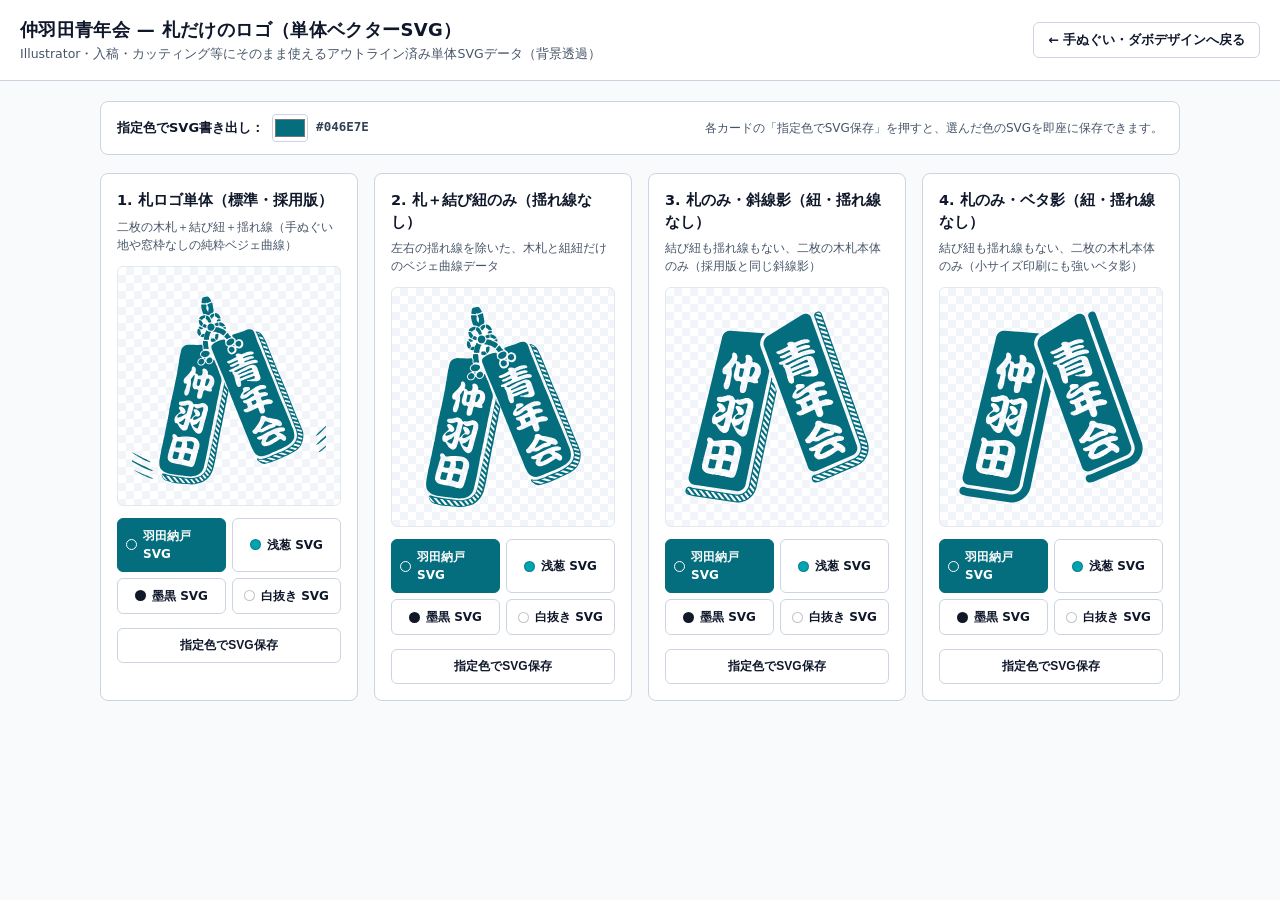
<file: fuda_only/index.html>
<!doctype html>
<html lang="ja">
<head>
<meta charset="utf-8">
<meta name="viewport" content="width=device-width,initial-scale=1">
<meta http-equiv="Cache-Control" content="no-cache, no-store, must-revalidate">
<title>仲羽田青年会 — 札だけのロゴ SVGダウンロード</title>
<style>
  :root {
    --ai: #046E7E;
    --ai-soft: #EBF5F7;
    --ink: #0F172A;
    --muted: #475569;
    --line: #CBD5E1;
    --bg: #F8FAFC;
    --card: #FFFFFF;
  }
  * { box-sizing: border-box; }
  body {
    margin: 0;
    background: var(--bg);
    color: var(--ink);
    font-family: "Hiragino Kaku Gothic ProN", "Yu Gothic UI", "Meiryo", system-ui, sans-serif;
    line-height: 1.5;
  }
  header {
    background: var(--card);
    border-bottom: 1px solid var(--line);
    padding: 16px 20px;
    display: flex;
    justify-content: space-between;
    align-items: center;
    gap: 12px;
    flex-wrap: wrap;
  }
  header h1 {
    margin: 0;
    font-size: 18px;
    font-weight: 800;
    letter-spacing: .02em;
  }
  header p {
    margin: 2px 0 0;
    font-size: 12.5px;
    color: var(--muted);
  }
  .back-link {
    display: inline-flex;
    align-items: center;
    gap: 6px;
    padding: 8px 14px;
    border-radius: 6px;
    border: 1px solid var(--line);
    background: var(--card);
    color: var(--ink);
    text-decoration: none;
    font-size: 12.5px;
    font-weight: 700;
  }
  .back-link:hover { border-color: var(--ai); color: var(--ai); }
  main {
    max-width: 1120px;
    margin: 0 auto;
    padding: 20px;
  }
  .custom-bar {
    background: var(--card);
    border: 1px solid var(--line);
    border-radius: 8px;
    padding: 12px 16px;
    margin-bottom: 18px;
    display: flex;
    align-items: center;
    justify-content: space-between;
    gap: 12px;
    flex-wrap: wrap;
  }
  .custom-bar label {
    display: inline-flex;
    align-items: center;
    gap: 8px;
    font-size: 13px;
    font-weight: 700;
  }
  .custom-bar input[type="color"] {
    width: 36px;
    height: 28px;
    border: 1px solid var(--line);
    border-radius: 4px;
    padding: 0;
    background: none;
    cursor: pointer;
  }
  .grid {
    display: grid;
    grid-template-columns: repeat(auto-fit, minmax(250px, 1fr));
    gap: 16px;
  }
  .card {
    background: var(--card);
    border: 1px solid var(--line);
    border-radius: 8px;
    padding: 16px;
    display: flex;
    flex-direction: column;
    gap: 12px;
  }
  .card h2 {
    margin: 0;
    font-size: 14.5px;
    font-weight: 800;
  }
  .card .desc {
    margin: -6px 0 0;
    font-size: 12px;
    color: var(--muted);
  }
  .preview {
    height: 240px;
    border: 1px solid #E2E8F0;
    border-radius: 6px;
    background-image:
      linear-gradient(45deg, #F1F5F9 25%, transparent 25%),
      linear-gradient(-45deg, #F1F5F9 25%, transparent 25%),
      linear-gradient(45deg, transparent 75%, #F1F5F9 75%),
      linear-gradient(-45deg, transparent 75%, #F1F5F9 75%);
    background-size: 16px 16px;
    background-position: 0 0, 0 8px, 8px -8px, -8px 0;
    display: flex;
    align-items: center;
    justify-content: center;
    padding: 14px;
  }
  .preview img {
    max-width: 100%;
    max-height: 100%;
    object-fit: contain;
  }
  .dl-grid {
    display: grid;
    grid-template-columns: repeat(2, 1fr);
    gap: 6px;
  }
  .dl-btn {
    display: inline-flex;
    align-items: center;
    justify-content: center;
    gap: 6px;
    padding: 8px 8px;
    border-radius: 6px;
    border: 1px solid var(--line);
    background: var(--card);
    color: var(--ink);
    font-size: 12px;
    font-weight: 700;
    text-decoration: none;
    cursor: pointer;
  }
  .dl-btn:hover {
    border-color: var(--ai);
    background: var(--ai-soft);
    color: var(--ai);
  }
  .dl-btn.primary {
    background: var(--ai);
    border-color: var(--ai);
    color: #FFFFFF;
  }
  .dl-btn.primary:hover {
    opacity: 0.92;
  }
  .swatch {
    width: 11px;
    height: 11px;
    border-radius: 50%;
    border: 1px solid rgba(15, 23, 42, 0.25);
    flex-shrink: 0;
  }
  .custom-dl {
    width: 100%;
    margin-top: 2px;
  }
</style>
</head>
<body>
<header>
  <div>
    <h1>仲羽田青年会 — 札だけのロゴ（単体ベクターSVG）</h1>
    <p>Illustrator・入稿・カッティング等にそのまま使えるアウトライン済み単体SVGデータ（背景透過）</p>
  </div>
  <a class="back-link" href="../arare_app.html">← 手ぬぐい・ダボデザインへ戻る</a>
</header>
<main>
  <div class="custom-bar">
    <label>
      指定色でSVG書き出し：
      <input type="color" id="customCol" value="#046E7E">
      <code id="customHex" style="font-size:12.5px;color:#334155">#046E7E</code>
    </label>
    <span style="font-size:12px;color:var(--muted)">各カードの「指定色でSVG保存」を押すと、選んだ色のSVGを即座に保存できます。</span>
  </div>

  <div class="grid">
    <!-- 1. 採用版 札ロゴ単体 -->
    <section class="card" data-base="fuda_logo_nando.svg" data-prefix="fuda_logo">
      <h2>1. 札ロゴ単体（標準・採用版）</h2>
      <p class="desc">二枚の木札＋結び紐＋揺れ線（手ぬぐい地や窓枠なしの純粋ベジェ曲線）</p>
      <div class="preview"><img src="fuda_logo_nando.svg" alt="札ロゴ単体"></div>
      <div class="dl-grid">
        <a class="dl-btn primary" href="fuda_logo_nando.svg" download><span class="swatch" style="background:#046E7E;border-color:#fff"></span>羽田納戸 SVG</a>
        <a class="dl-btn" href="fuda_logo_teal.svg" download><span class="swatch" style="background:#00A3AF"></span>浅葱 SVG</a>
        <a class="dl-btn" href="fuda_logo_black.svg" download><span class="swatch" style="background:#111827"></span>墨黒 SVG</a>
        <a class="dl-btn" href="fuda_logo_white.svg" download><span class="swatch" style="background:#FFFFFF"></span>白抜き SVG</a>
      </div>
      <button type="button" class="dl-btn custom-dl">指定色でSVG保存</button>
    </section>

    <!-- 2. 揺れ線なし（札＋結び紐のみ） -->
    <section class="card" data-base="fuda_no_lines_nando.svg" data-prefix="fuda_no_lines">
      <h2>2. 札＋結び紐のみ（揺れ線なし）</h2>
      <p class="desc">左右の揺れ線を除いた、木札と組紐だけのベジェ曲線データ</p>
      <div class="preview"><img src="fuda_no_lines_nando.svg" alt="札＋結び紐のみ"></div>
      <div class="dl-grid">
        <a class="dl-btn primary" href="fuda_no_lines_nando.svg" download><span class="swatch" style="background:#046E7E;border-color:#fff"></span>羽田納戸 SVG</a>
        <a class="dl-btn" href="fuda_no_lines_teal.svg" download><span class="swatch" style="background:#00A3AF"></span>浅葱 SVG</a>
        <a class="dl-btn" href="fuda_no_lines_black.svg" download><span class="swatch" style="background:#111827"></span>墨黒 SVG</a>
        <a class="dl-btn" href="fuda_no_lines_white.svg" download><span class="swatch" style="background:#FFFFFF"></span>白抜き SVG</a>
      </div>
      <button type="button" class="dl-btn custom-dl">指定色でSVG保存</button>
    </section>

    <!-- 3. 二枚の札本体のみ（斜線影・紐なし・揺れ線なし） -->
    <section class="card" data-base="fuda_tags_only_stripe_nando.svg" data-prefix="fuda_tags_only_stripe">
      <h2>3. 札のみ・斜線影（紐・揺れ線なし）</h2>
      <p class="desc">結び紐も揺れ線もない、二枚の木札本体のみ（採用版と同じ斜線影）</p>
      <div class="preview"><img src="fuda_tags_only_stripe_nando.svg" alt="札のみ（斜線影）"></div>
      <div class="dl-grid">
        <a class="dl-btn primary" href="fuda_tags_only_stripe_nando.svg" download><span class="swatch" style="background:#046E7E;border-color:#fff"></span>羽田納戸 SVG</a>
        <a class="dl-btn" href="fuda_tags_only_stripe_teal.svg" download><span class="swatch" style="background:#00A3AF"></span>浅葱 SVG</a>
        <a class="dl-btn" href="fuda_tags_only_stripe_black.svg" download><span class="swatch" style="background:#111827"></span>墨黒 SVG</a>
        <a class="dl-btn" href="fuda_tags_only_stripe_white.svg" download><span class="swatch" style="background:#FFFFFF"></span>白抜き SVG</a>
      </div>
      <button type="button" class="dl-btn custom-dl">指定色でSVG保存</button>
    </section>

    <!-- 4. 二枚の札本体のみ（ベタ影・紐なし・揺れ線なし） -->
    <section class="card" data-base="fuda_tags_only_solid_nando.svg" data-prefix="fuda_tags_only_solid">
      <h2>4. 札のみ・ベタ影（紐・揺れ線なし）</h2>
      <p class="desc">結び紐も揺れ線もない、二枚の木札本体のみ（小サイズ印刷にも強いベタ影）</p>
      <div class="preview"><img src="fuda_tags_only_solid_nando.svg" alt="札のみ（ベタ影）"></div>
      <div class="dl-grid">
        <a class="dl-btn primary" href="fuda_tags_only_solid_nando.svg" download><span class="swatch" style="background:#046E7E;border-color:#fff"></span>羽田納戸 SVG</a>
        <a class="dl-btn" href="fuda_tags_only_solid_teal.svg" download><span class="swatch" style="background:#00A3AF"></span>浅葱 SVG</a>
        <a class="dl-btn" href="fuda_tags_only_solid_black.svg" download><span class="swatch" style="background:#111827"></span>墨黒 SVG</a>
        <a class="dl-btn" href="fuda_tags_only_solid_white.svg" download><span class="swatch" style="background:#FFFFFF"></span>白抜き SVG</a>
      </div>
      <button type="button" class="dl-btn custom-dl">指定色でSVG保存</button>
    </section>
  </div>
</main>
<script>
  // 指定色ピッカー連動＆カスタム色SVGダウンロード
  const colIn = document.getElementById('customCol');
  const hexEl = document.getElementById('customHex');
  colIn.addEventListener('input', () => { hexEl.textContent = colIn.value.toUpperCase(); });
  document.querySelectorAll('.card').forEach(card => {
    const btn = card.querySelector('.custom-dl');
    btn.addEventListener('click', async () => {
      const base = card.dataset.base;
      const prefix = card.dataset.prefix;
      const hex = colIn.value.toUpperCase();
      const res = await fetch(base);
      const svgTxt = await res.text();
      const recolored = svgTxt.replace(/fill="#[0-9A-Fa-f]{3,6}"/, 'fill="' + hex + '"');
      const blob = new Blob([recolored], { type: 'image/svg+xml;charset=utf-8' });
      const a = document.createElement('a');
      a.href = URL.createObjectURL(blob);
      a.download = prefix + '_' + hex.slice(1) + '.svg';
      document.body.appendChild(a);
      a.click();
      a.remove();
      setTimeout(() => URL.revokeObjectURL(a.href), 1500);
    });
  });
</script>
</body>
</html>
</file>
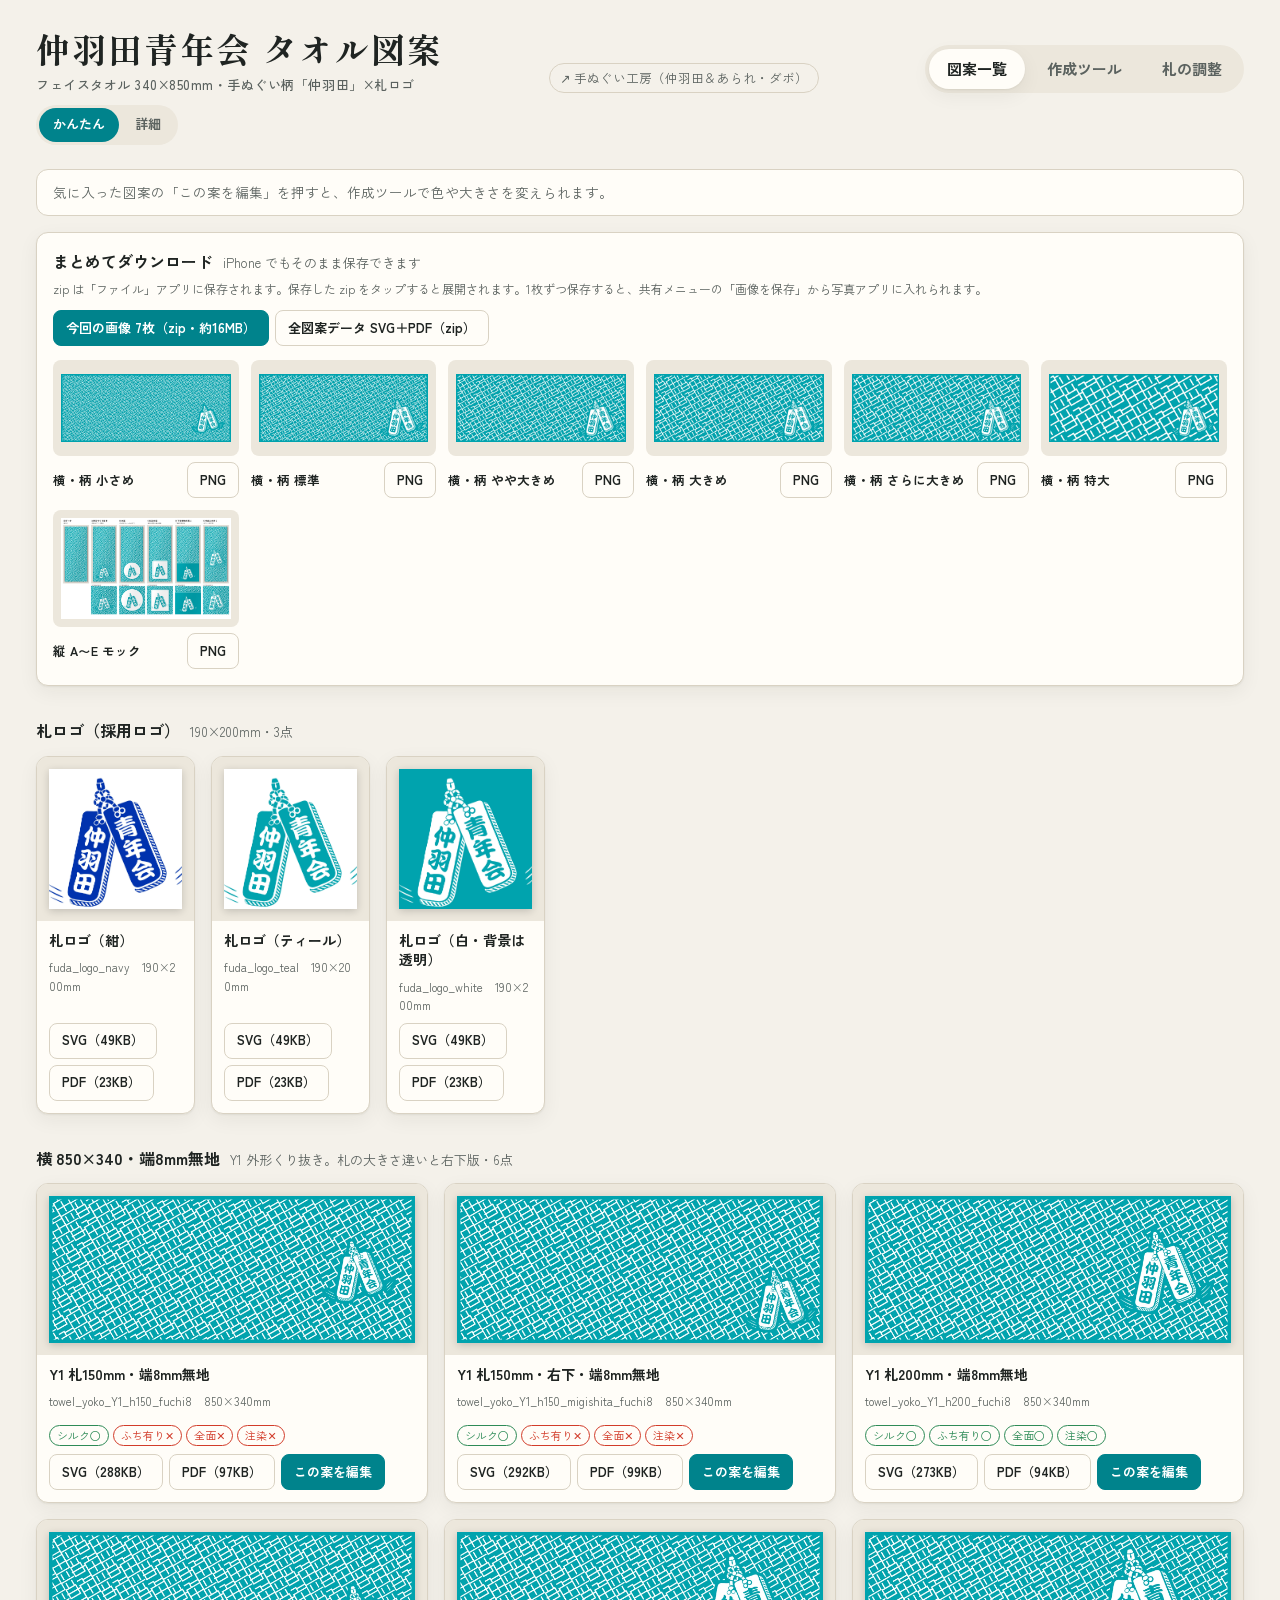
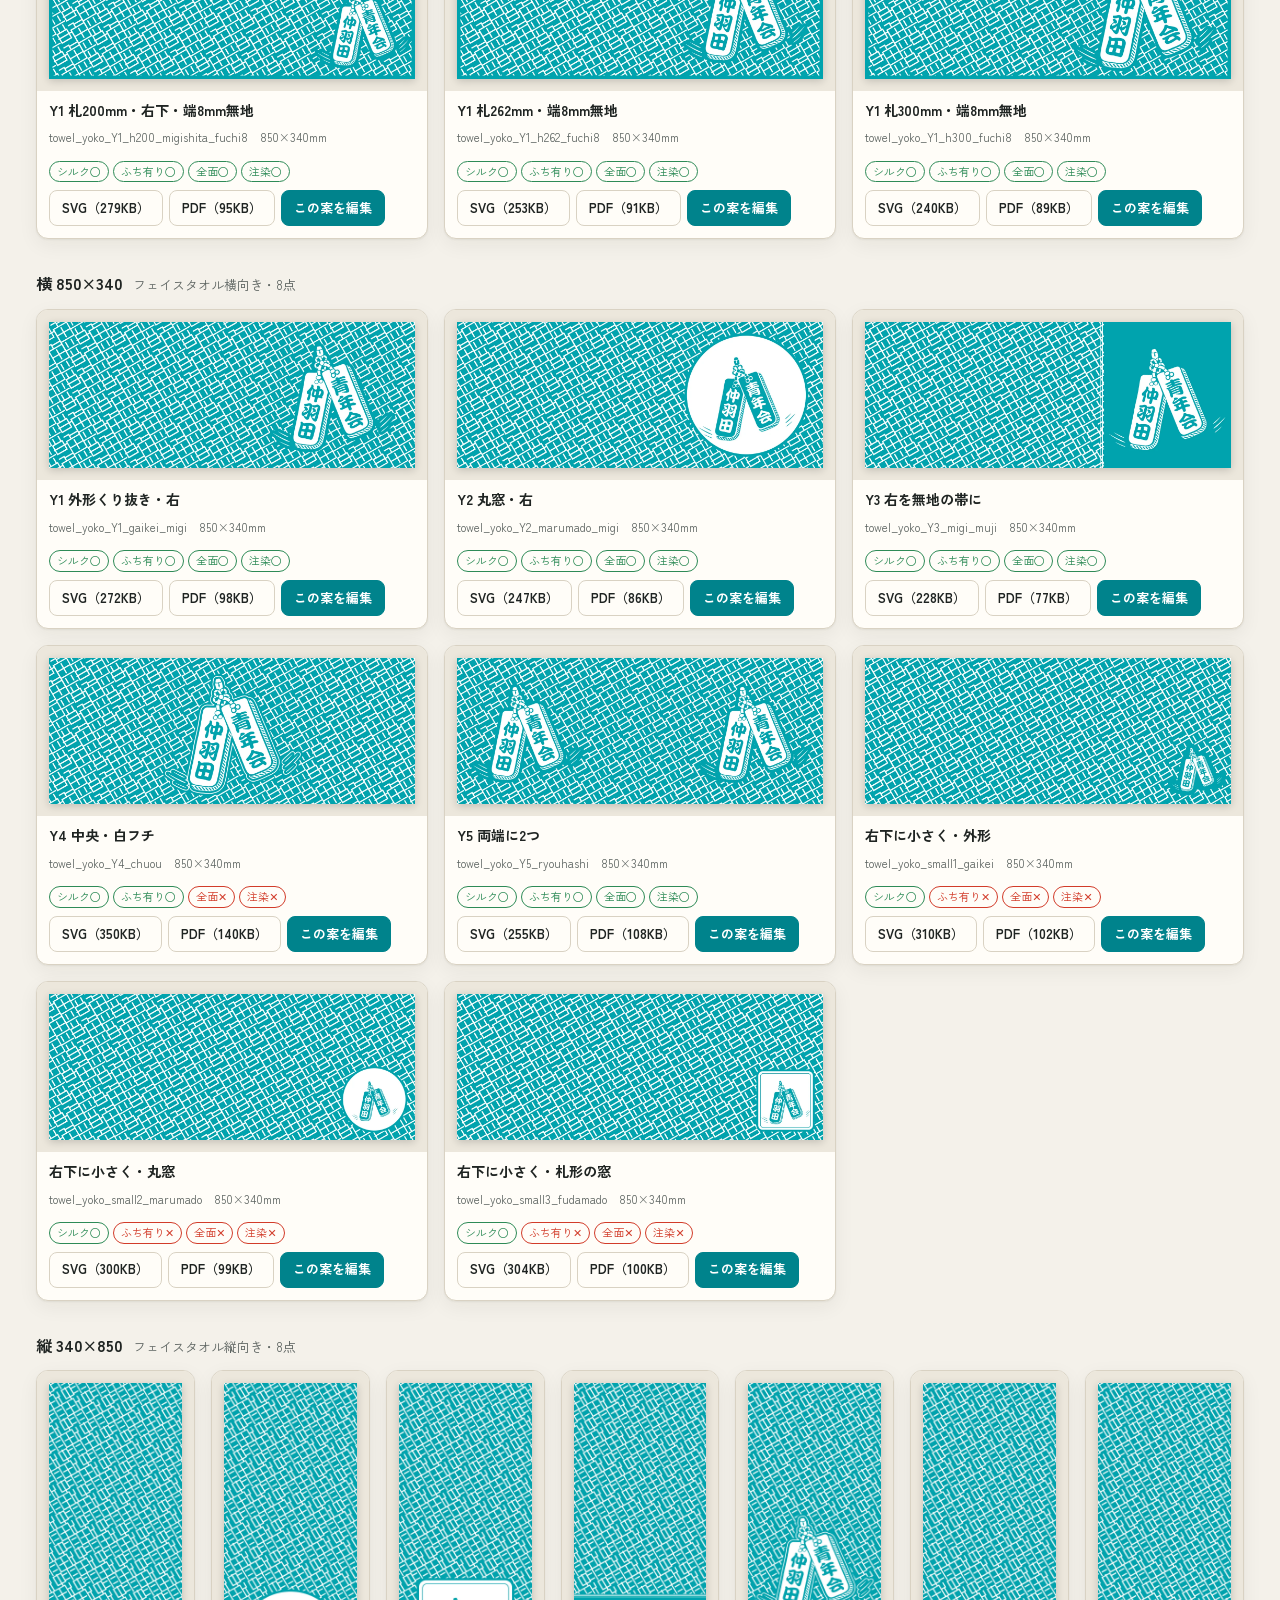
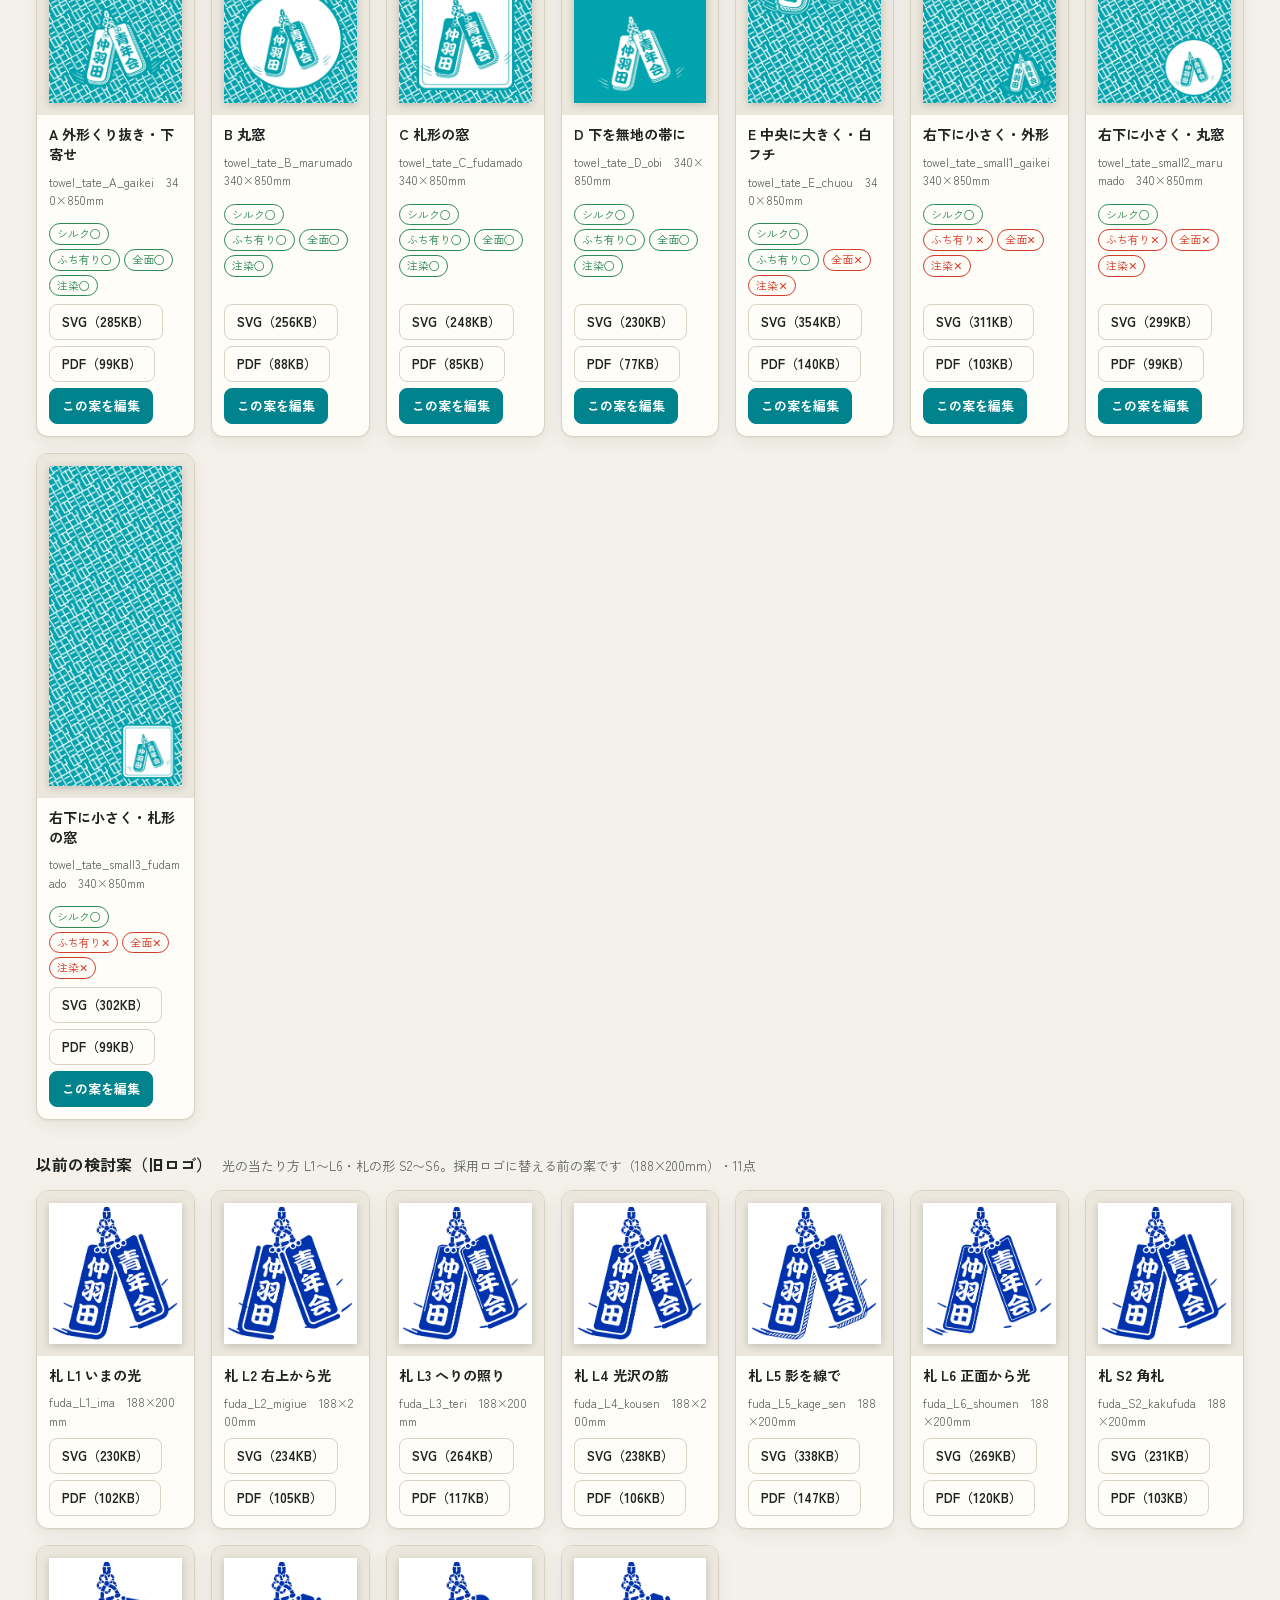
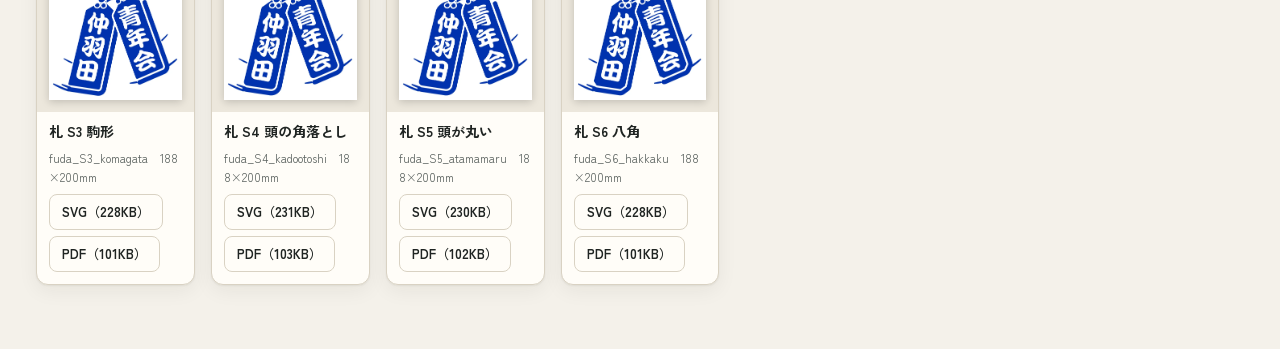
<file: fuda_towel/index.html>
<!doctype html>
<html lang="ja">
<head>
<meta charset="utf-8">
<meta name="viewport" content="width=device-width,initial-scale=1">
</head>
<body>
<title>仲羽田青年会 タオル図案</title>
<meta name="claude:viewport-fit-sides" content="cover">
<link rel="preconnect" href="https://fonts.googleapis.com">
<link rel="preconnect" href="https://fonts.gstatic.com" crossorigin>
<link href="https://fonts.googleapis.com/css2?family=Shippori+Mincho+B1:wght@600;800&family=Zen+Kaku+Gothic+New:wght@400;500;700&display=swap" rel="stylesheet">
<style>
:root{
  --bg:#f4f1ea; --surface:#fffdf8; --surface-2:#ece7dc; --ink:#1f2422; --ink-2:#5b625f; --line:#d9d2c3;
  --accent:#00838c; --accent-ink:#ffffff; --accent-soft:#d7eeee; --warn:#b4471f; --warn-soft:#fbe6dc;
  --shadow:0 1px 2px rgba(40,30,10,.06),0 6px 20px rgba(40,30,10,.06);
  --r:12px;
}
@media (prefers-color-scheme: dark){
  :root:not([data-theme="light"]){
    --bg:#161a19; --surface:#1f2423; --surface-2:#2a302e; --ink:#ecebe6; --ink-2:#a9aea9; --line:#363d3a;
    --accent:#3cc3cb; --accent-ink:#0b1a1b; --accent-soft:#163536; --warn:#ff9a6e; --warn-soft:#3a2219;
    --shadow:0 1px 2px rgba(0,0,0,.3),0 6px 20px rgba(0,0,0,.25);
  }
}
:root[data-theme="dark"]{
  --bg:#161a19; --surface:#1f2423; --surface-2:#2a302e; --ink:#ecebe6; --ink-2:#a9aea9; --line:#363d3a;
  --accent:#3cc3cb; --accent-ink:#0b1a1b; --accent-soft:#163536; --warn:#ff9a6e; --warn-soft:#3a2219;
  --shadow:0 1px 2px rgba(0,0,0,.3),0 6px 20px rgba(0,0,0,.25);
}
*{box-sizing:border-box}
html,body{margin:0}
body{background:var(--bg);color:var(--ink);font-family:"Zen Kaku Gothic New",system-ui,sans-serif;font-size:15px;line-height:1.6;-webkit-text-size-adjust:100%}
.wrap{max-width:1240px;margin:0 auto;padding:0 max(16px,env(safe-area-inset-right)) 64px max(16px,env(safe-area-inset-left))}
header.top{padding:28px 0 8px;display:flex;flex-wrap:wrap;align-items:flex-end;gap:12px 24px;justify-content:space-between}
h1{font-family:"Shippori Mincho B1",serif;font-weight:800;font-size:clamp(24px,4vw,34px);letter-spacing:.06em;margin:0;line-height:1.25}
h1 small{display:block;font-family:"Zen Kaku Gothic New",sans-serif;font-weight:500;font-size:13px;letter-spacing:.04em;color:var(--ink-2);margin-top:6px}
.tabs{display:flex;gap:4px;background:var(--surface-2);padding:4px;border-radius:999px}
.tabs button{border:0;background:transparent;color:var(--ink-2);font:inherit;font-weight:700;padding:8px 18px;border-radius:999px;cursor:pointer;min-height:40px}
.tabs button[aria-selected="true"]{background:var(--surface);color:var(--ink);box-shadow:var(--shadow)}
.note{background:var(--surface);border:1px solid var(--line);border-radius:var(--r);padding:12px 16px;color:var(--ink-2);font-size:13.5px;margin:16px 0}
.note b{color:var(--ink)}
section[hidden]{display:none}
h2{font-size:16px;font-weight:700;margin:32px 0 12px;display:flex;align-items:baseline;gap:10px}
h2 span{font-weight:400;color:var(--ink-2);font-size:13px}
.grid{display:grid;gap:16px}
.grid.tate{grid-template-columns:repeat(auto-fill,minmax(150px,1fr))}
.grid.yoko{grid-template-columns:repeat(auto-fill,minmax(300px,1fr))}
.card{background:var(--surface);border:1px solid var(--line);border-radius:var(--r);overflow:hidden;display:flex;flex-direction:column;box-shadow:var(--shadow)}
.card .ph{background:var(--surface-2);display:flex;align-items:center;justify-content:center;padding:12px;cursor:zoom-in;border:0;width:100%}
.card .ph img{display:block;max-width:100%;height:auto;box-shadow:0 2px 8px rgba(0,0,0,.18)}
.grid.tate .ph img{max-height:320px}
.card .meta{padding:10px 12px 12px;display:flex;flex-direction:column;gap:8px;flex:1}
.card .nm{font-weight:700;font-size:14px;line-height:1.4}
.card .fn{font-size:11.5px;color:var(--ink-2);word-break:break-all}
.btns{display:flex;flex-wrap:wrap;gap:6px;margin-top:auto}
.btn{border:1px solid var(--line);background:var(--surface);color:var(--ink);font:inherit;font-size:13px;font-weight:700;padding:6px 12px;border-radius:8px;cursor:pointer;min-height:36px}
.btn:hover{border-color:var(--accent)}
.btn.pri{background:var(--accent);color:var(--accent-ink);border-color:var(--accent)}
.btn:disabled{opacity:.45;cursor:not-allowed}
.dl-off .dl{display:none}
.kobo-only{display:inline-flex}
.embedded .kobo-only{display:inline-flex}
.embedded header h1 small{display:none}
.kobo-link{display:none;font-size:12.5px;color:var(--ink-2);text-decoration:none;border:1px solid var(--line);border-radius:999px;padding:4px 10px;white-space:nowrap}
.standalone .kobo-link{display:inline-block}
#fsvg{display:block;width:100%;height:auto;max-height:80vh;max-width:760px;touch-action:none;box-shadow:0 3px 14px rgba(0,0,0,.18);background:#fff}
#fsvg.tool{touch-action:none;cursor:crosshair}
#fsvg.handles{touch-action:none}
#fsvg .hd{fill:#fff;stroke:#ff5a3c;stroke-width:1.6;cursor:grab}
#fsvg .hc{stroke:#ff5a3c;stroke-width:2.2;cursor:move}
#fsvg .hc-hit{fill:transparent;cursor:move}
.fparam[disabled]{opacity:.45}
fieldset.fold > legend{cursor:pointer;user-select:none;display:flex;align-items:center;gap:8px;border-radius:6px;float:left;width:100%;padding:2px 0;margin:0 0 4px;font-size:14.5px}
fieldset.fold > legend + *{clear:both}
fieldset.fold::after{content:"";display:block;clear:both}
fieldset.fold > legend:hover{color:var(--accent)}
fieldset.fold > legend:focus-visible{outline:2px solid var(--accent);outline-offset:2px}
fieldset.fold > legend::before{content:"";width:0;height:0;border-left:5px solid transparent;border-right:5px solid transparent;border-top:6px solid currentColor;transition:transform .15s}
fieldset.fold.closed > legend::before{transform:rotate(-90deg)}
fieldset.fold.closed > :not(legend){display:none !important}
fieldset.fold.closed{padding-top:10px;padding-bottom:6px}
fieldset.fold.closed > legend{margin:0}
.foldbar{display:flex;gap:6px;justify-content:flex-end}
.foldbar .btn{font-size:12px;min-height:30px;padding:4px 10px}
#flines .lrow{display:flex;align-items:center;gap:8px;margin-top:4px}
#flines .lrow button{border:1px solid var(--line);background:var(--surface);color:var(--ink);font:inherit;font-size:13px;padding:4px 10px;border-radius:8px;cursor:pointer;flex:1;text-align:left}
#flines .lrow button[aria-pressed="true"]{border-color:#ff5a3c;background:#fff1ee;color:#b4321a;font-weight:700}
#flines .lrow input,#fstrokes .lrow input{accent-color:var(--accent);width:18px;height:18px}
#flayers .lrow,#fstrokes .lrow{display:flex;align-items:center;gap:6px;margin-top:4px}
#flayers .lrow span,#fstrokes .lrow span{flex:1;border:1px solid var(--line);border-radius:8px;padding:5px 10px;font-size:13px;background:var(--surface)}
#flayers .lrow button,#fstrokes .lrow button{border:1px solid var(--line);background:var(--surface);color:var(--ink);font:inherit;font-size:13px;min-width:36px;min-height:32px;border-radius:8px;cursor:pointer}
#flayers .lrow button:disabled{opacity:.35;cursor:default}
#flayers .lrow button.ledit[aria-pressed="true"]{background:var(--accent);color:var(--accent-ink);border-color:var(--accent);font-weight:700}
.lyrpick{display:flex;align-items:center;gap:8px;font-size:13px;font-weight:700}
.lyrpick select{width:auto;min-width:150px}
#fpenOpts{display:none;margin-top:8px}
#fpenOpts.on{display:block}
#fsmoothOpts{display:none;margin-top:8px}
#fsmoothOpts.on{display:block}
#fsvg.tool-pan{cursor:grab}
#fsvg.panning{cursor:grabbing}
html.fmax-on,html.fmax-on body{overflow:hidden}
#fuda.fmax .note{display:none}
#fuda.fmax .ed{position:fixed;inset:0;z-index:60;margin:0;background:var(--bg);grid-template-columns:minmax(0,1fr) 380px;gap:10px;
  padding:10px max(10px,env(safe-area-inset-right)) 10px max(10px,env(safe-area-inset-left))}
#fuda.fmax .stage{position:relative;top:0;height:calc(100vh - 20px);height:calc(100dvh - 20px);display:flex;flex-direction:column;overflow:auto;padding:10px}
#fuda.fmax .canvas{flex:1 1 auto;min-height:220px;padding:6px}
#fuda.fmax #fsvg{max-width:none;max-height:none;width:100%;height:100%}
#fuda.fmax .panel{height:calc(100vh - 20px);height:calc(100dvh - 20px);overflow:auto;padding-right:4px}
@media (max-width:900px){
  #fuda.fmax .ed{grid-template-columns:1fr;grid-template-rows:auto;overflow:auto}
  #fuda.fmax .stage{height:88vh;height:88dvh}
  #fuda.fmax .panel{height:auto;overflow:visible}
}
#fsvg.tool-pan:active{cursor:grabbing}
#fsvg.tool-mv{cursor:move;touch-action:none}

.bulk{background:var(--surface);border:1px solid var(--line);border-radius:var(--r);padding:16px;box-shadow:var(--shadow);margin-top:8px}
.bulk-head{display:flex;flex-wrap:wrap;gap:12px 24px;justify-content:space-between;align-items:flex-start}
.bulk-head .btns{margin-top:0}
.bulk h2{flex-wrap:wrap;gap:2px 10px}
.strip{display:grid;grid-template-columns:repeat(auto-fill,minmax(180px,1fr));gap:12px;margin-top:14px}
.strip figure{margin:0;display:flex;flex-direction:column;gap:6px}
.strip .ph{background:var(--surface-2);border:0;border-radius:8px;padding:8px;cursor:zoom-in;display:flex;align-items:center;justify-content:center;min-height:96px}
.strip img{display:block;max-width:100%;height:auto}
.strip figcaption{display:flex;justify-content:space-between;align-items:center;gap:6px;font-size:12.5px;font-weight:700}
/* lightbox */
dialog#lb{border:0;padding:0;background:transparent;max-width:96vw;max-height:94vh}
dialog#lb::backdrop{background:rgba(10,12,12,.82)}
dialog#lb img{display:block;max-width:96vw;max-height:88vh}
dialog#lb p{color:#fff;margin:8px 0 0;font-size:13px;text-align:center}
/* editor */
.ed{display:grid;grid-template-columns:minmax(0,1fr) 360px;gap:20px;align-items:start;margin-top:16px}
.stage{position:sticky;top:12px;background:var(--surface);border:1px solid var(--line);border-radius:var(--r);padding:14px;box-shadow:var(--shadow)}
.canvas{background:repeating-conic-gradient(var(--surface-2) 0 25%,var(--surface) 0 50%) 0 0/16px 16px;border-radius:8px;display:flex;align-items:center;justify-content:center;padding:16px;min-height:260px;position:relative}
.canvas svg{display:block;max-width:100%;height:auto;box-shadow:0 3px 14px rgba(0,0,0,.22)}
.canvas.tall svg{max-height:72vh;width:auto}
.canvas .busy{position:absolute;top:10px;right:12px;font-size:12px;color:var(--ink-2);opacity:0;transition:opacity .15s}
.canvas.working .busy{opacity:1}
.hl-badge{position:absolute;top:10px;left:12px;z-index:4;background:rgba(20,24,23,.92);color:#fff;font-size:12.5px;font-weight:700;padding:5px 12px;border-radius:999px;box-shadow:0 3px 12px rgba(0,0,0,.32);border:1.5px solid #ff6b4a;pointer-events:none;display:inline-flex;align-items:center;gap:6px;opacity:0;transform:translateY(-4px);transition:opacity .14s,transform .14s}
.hl-badge.on{opacity:1;transform:translateY(0)}
.hl-badge i{width:10px;height:10px;border-radius:50%;background:#ff5a3c;box-shadow:0 0 0 2px #fff;display:inline-block}
@keyframes hlPulse{0%,100%{fill-opacity:.38}50%{fill-opacity:.62}}
@keyframes hlDash{to{stroke-dashoffset:-18}}
#__hlOverlay .hl-main{fill:#ff4d2a;fill-opacity:.48;stroke:#ff2a00;stroke-width:2.2;stroke-dasharray:6 3; vector-effect:non-scaling-stroke;animation:hlPulse 1.1s ease-in-out infinite,hlDash .7s linear infinite}
#__hlOverlay .hl-halo{fill:none;stroke:#ffffff;stroke-width:4.4;stroke-opacity:.92;stroke-linejoin:round;vector-effect:non-scaling-stroke}
#__hlOverlay .hl-sub{fill:none;stroke:#ffd166;stroke-width:2;stroke-dasharray:4 3;stroke-opacity:.95;vector-effect:non-scaling-stroke}
[data-hl]{transition:background-color .12s,box-shadow .12s;border-radius:8px}
.row[data-hl],.row2[data-hl]{padding:3px 6px;margin-left:-6px;margin-right:-6px}
[data-hl]:hover{background-color:var(--accent-soft);box-shadow:0 0 0 1px var(--accent)}
.seg button[data-hl]:hover{border-color:#ff5a3c;box-shadow:0 0 0 1.5px rgba(255,90,60,.45)}
.hl-tip{display:flex;align-items:center;gap:6px;font-size:12px;color:var(--ink);background:var(--accent-soft);border:1px solid var(--accent);border-radius:8px;padding:6px 10px;margin:6px 0 8px}
.stage .bar{display:flex;flex-wrap:wrap;gap:8px 16px;align-items:center;justify-content:space-between;margin-top:10px;font-size:13px;color:var(--ink-2)}
.warn{background:var(--warn-soft);color:var(--warn);border-radius:8px;padding:8px 12px;font-size:13px;font-weight:700;margin-top:10px}
.panel{display:flex;flex-direction:column;gap:12px}
fieldset{border:1px solid var(--line);background:var(--surface);border-radius:var(--r);padding:12px 14px 14px;margin:0}
legend{font-weight:700;font-size:14px;padding:0 6px}
.row{display:grid;grid-template-columns:84px minmax(0,1fr) 74px;gap:8px;align-items:center;margin-top:8px;font-size:13px}
.row label{color:var(--ink-2)}
.row input[type=range]{width:100%;accent-color:var(--accent)}
.row input[type=number]{width:100%;font:inherit;font-size:13px;padding:4px 6px;border:1px solid var(--line);border-radius:6px;background:var(--surface);color:var(--ink)}
.row2{display:flex;flex-wrap:wrap;gap:8px;align-items:center;margin-top:8px;font-size:13px}
select,input[type=text]{font:inherit;font-size:14px;padding:6px 8px;border:1px solid var(--line);border-radius:8px;background:var(--surface);color:var(--ink);width:100%;min-height:38px}
.seg{display:flex;flex-wrap:wrap;gap:4px}
.seg button{border:1px solid var(--line);background:var(--surface);color:var(--ink-2);font:inherit;font-size:13px;padding:5px 10px;border-radius:8px;cursor:pointer;min-height:34px}
.seg button[aria-pressed="true"]{background:var(--accent-soft);border-color:var(--accent);color:var(--ink);font-weight:700}
.chk{display:flex;gap:6px;align-items:center;font-size:13px;margin-top:8px;cursor:pointer}
.chk input{accent-color:var(--accent);width:18px;height:18px}
.cols{display:grid;grid-template-columns:1fr 1fr;gap:8px;margin-top:8px}
.cpick{display:flex;align-items:center;gap:6px;font-size:12.5px;border:1px solid var(--line);border-radius:8px;padding:4px 8px;background:var(--surface)}
.cpick input[type=color]{width:30px;height:26px;border:0;padding:0;background:none;cursor:pointer;flex-shrink:0}
.cpick .clbl{font-weight:700;white-space:nowrap}
.cpick code{font-size:10.5px;color:var(--ink-2);margin-left:auto;white-space:nowrap}
.cpick .cbtn{border:1px solid var(--line);background:var(--surface-2);color:var(--ink-2);font:inherit;font-size:10.5px;padding:2px 6px;border-radius:999px;cursor:pointer;white-space:nowrap}
.cpick .cbtn:hover{border-color:var(--accent);color:var(--ink)}
.subbox{margin-top:10px;padding:10px;border:1px dashed var(--line);border-radius:10px;background:var(--surface-2)}
.subbox-hd{display:flex;align-items:center;justify-content:space-between;gap:8px;font-size:12.5px;font-weight:700;margin-bottom:6px;flex-wrap:wrap}
.qchips{display:flex;flex-wrap:wrap;gap:4px;margin-top:6px;align-items:center}
.qchips button{border:1px solid var(--line);background:var(--surface);color:var(--ink);font:inherit;font-size:11px;padding:2px 7px;border-radius:999px;cursor:pointer;display:inline-flex;align-items:center;gap:4px}
.qchips button:hover{border-color:var(--accent)}
.qchips i{width:11px;height:11px;border-radius:50%;display:inline-block;border:1px solid rgba(0,0,0,.2)}
.sw{display:flex;flex-wrap:wrap;gap:6px;margin-top:10px}
.sw button{display:flex;align-items:center;gap:6px;border:1px solid var(--line);background:var(--surface);color:var(--ink);font:inherit;font-size:12px;padding:4px 8px;border-radius:999px;cursor:pointer}
.sw i{width:22px;height:14px;border-radius:3px;display:inline-block;border:1px solid rgba(0,0,0,.15)}
.hint{font-size:12px;color:var(--ink-2);margin:6px 0 0}
#pmethod{width:100%}
.pmst{display:grid;gap:6px;margin-top:10px}
.pmst .it{display:grid;grid-template-columns:22px minmax(0,1fr);gap:6px;align-items:start;font-size:12.5px;line-height:1.5;padding:7px 9px;border-radius:8px;background:var(--surface-2)}
.pmst .it b{font-weight:700;color:var(--ink)}
.pmst .it span{color:var(--ink-2)}
.pmst .ic{font-weight:700;text-align:center;border-radius:50%;width:20px;height:20px;line-height:20px;font-size:12px;color:#fff}
.pmst .ok .ic{background:#2e8b57}.pmst .cau .ic{background:#d88a1c}.pmst .ng .ic{background:#d23c2a}
.chips{display:flex;flex-wrap:wrap;gap:4px;margin-top:6px}
.chips i{font-style:normal;font-size:11px;padding:1px 7px;border-radius:999px;border:1px solid var(--line);color:var(--ink-2)}
.chips i.ok{border-color:#2e8b57;color:#2e8b57}.chips i.ng{border-color:#d23c2a;color:#d23c2a}
.only{display:none}
.st-gaikei .o-gaikei,.st-maru .o-maru,.st-koban .o-koban,.st-fuda .o-fuda,.st-yama .o-yama,.st-kado .o-kado,.st-obi .o-obi{display:block}
.st-maru .o-win,.st-koban .o-win,.st-fuda .o-win,.st-yama .o-win,.st-kado .o-win{display:block}
.st-koban .o-rectwin,.st-fuda .o-rectwin,.st-yama .o-rectwin,.st-kado .o-rectwin{display:block}
.st-fuda .o-corner,.st-yama .o-corner,.st-kado .o-corner{display:block}
.out .btns{margin-top:10px}
.msg{font-size:12.5px;color:var(--ink-2);min-height:1.2em;margin-top:6px}
/* かんたん／詳細の切り替え */
.uimode{display:flex;gap:2px;background:var(--surface-2);border-radius:999px;padding:3px}
.uimode button{border:0;background:transparent;color:var(--ink-2);font:inherit;font-size:13px;font-weight:700;padding:6px 14px;border-radius:999px;cursor:pointer;min-height:34px}
.uimode button[aria-pressed="true"]{background:var(--accent);color:var(--accent-ink)}
.easy-only{display:none}
html.easy .easy-only{display:block}
html.easy .pick.easy-only{display:grid}
html:not(.embedded) .e-kobo,html:not(.easy) .e-kobo{display:none !important}
html.easy.embedded .e-kobo{display:flex;width:100%;justify-content:center;margin-top:10px;min-height:44px;font-size:14px}
html.easy .adv{display:none !important}
html.easy .foldbar{display:none}
html.easy #fpanel > fieldset.fold > legend::before{display:none}
html.easy fieldset.fold > legend ~ *{clear:both}
html.easy fieldset.fold > legend{cursor:default}
html.easy fieldset.fold > legend:hover{color:inherit}
html.easy #panel > fieldset{order:9}
html.easy #panel > fieldset[data-st="1"]{order:1}html.easy #panel > fieldset[data-st="2"]{order:2}
html.easy #panel > fieldset[data-st="3"]{order:3}html.easy #panel > fieldset[data-st="4"]{order:4}
html.easy #panel > fieldset[data-st="5"]{order:5}html.easy #panel > fieldset[data-st="6"]{order:6}
html.easy #panel > fieldset[data-st="7"]{order:7}
html.easy #panel > fieldset > legend[data-e]{font-size:0;gap:8px}
html.easy #panel > fieldset > legend[data-e]::before{content:attr(data-n);border:0;width:22px;height:22px;line-height:22px;border-radius:50%;background:var(--accent);color:var(--accent-ink);font-size:12.5px;text-align:center;transform:none !important}
html.easy #panel > fieldset > legend[data-e]::after{content:attr(data-e);font-size:15px}
html.easy .e-top{margin-top:2px}
.pick{margin-top:10px;display:grid;gap:8px;grid-template-columns:repeat(auto-fill,minmax(var(--tw,140px),1fr));max-height:360px;overflow:auto;padding:2px}
.pick.tate{--tw:72px}
.pick button{border:2px solid transparent;background:var(--surface-2);border-radius:10px;padding:6px;cursor:pointer;display:flex;flex-direction:column;align-items:center;gap:4px;font:inherit;font-size:11.5px;line-height:1.35;color:var(--ink-2);text-align:center;min-height:44px}
.pick button img{display:block;width:100%;height:auto;border-radius:4px;box-shadow:0 1px 4px rgba(0,0,0,.18)}
.pick button[aria-pressed="true"]{border-color:var(--accent);color:var(--ink);font-weight:700;background:var(--accent-soft)}
.pick button:focus-visible{outline:2px solid var(--accent);outline-offset:2px}
.pick .ng{color:var(--warn);font-weight:700}
.my-pick-wrap{margin-top:10px;padding:8px 10px;border:1.5px solid var(--accent);border-radius:10px;background:var(--accent-soft)}
.my-pick-hd{display:flex;align-items:center;justify-content:space-between;gap:8px;font-size:12.5px;font-weight:700;color:var(--ink);margin-bottom:6px}
.my-pick{margin-top:0;max-height:220px;grid-template-columns:repeat(auto-fill,minmax(128px,1fr))}
.my-pick .my-card{position:relative}
.my-pick .my-card button.my-load{width:100%;height:100%;background:var(--surface)}
.my-pick .my-card button.my-del{position:absolute;top:4px;right:4px;z-index:2;width:22px;height:22px;min-height:22px;padding:0;border-radius:50%;border:1px solid var(--line);background:var(--surface);color:var(--ink-2);font-size:12px;line-height:20px;cursor:pointer;display:flex;align-items:center;justify-content:center}
.my-pick .my-card button.my-del:hover{background:var(--warn);color:#fff;border-color:var(--warn)}
.my-saved-box{margin-top:12px;padding-top:10px;border-top:1px dashed var(--line)}
.my-saved-hd{display:flex;align-items:center;justify-content:space-between;gap:8px;font-size:13px;font-weight:700}
.my-saved-list{display:flex;flex-direction:column;gap:6px;margin-top:8px;max-height:280px;overflow:auto}
.my-saved-item{display:grid;grid-template-columns:60px minmax(0,1fr) auto;gap:8px;align-items:center;padding:6px 8px;border:1px solid var(--line);border-radius:8px;background:var(--surface)}
.my-saved-item.active{border-color:var(--accent);background:var(--accent-soft)}
.my-saved-th{width:60px;height:40px;border-radius:5px;background:var(--surface-2);border:0;padding:2px;display:flex;align-items:center;justify-content:center;cursor:zoom-in;overflow:hidden}
.my-saved-th img{max-width:100%;max-height:36px;display:block;box-shadow:0 1px 3px rgba(0,0,0,.18)}
.my-saved-meta{min-width:0}
.my-saved-nm{font-weight:700;font-size:13px;white-space:nowrap;overflow:hidden;text-overflow:ellipsis}
.my-saved-sub{font-size:11px;color:var(--ink-2);white-space:nowrap;overflow:hidden;text-overflow:ellipsis}
.my-saved-acts{display:flex;gap:4px;align-items:center;flex-wrap:wrap}
.my-saved-acts .btn{font-size:11.5px;padding:3px 8px;min-height:28px}
html.easy #ed .stage .bar{justify-content:flex-start}
.mob-only{display:none !important}
#cv svg{cursor:grab;user-select:none;-webkit-user-select:none}
#cv.dragging-logo svg{cursor:grabbing}
@media (max-width:900px){
  .mob-only{display:inline-flex !important}
  html,body{overflow-x:hidden}
  .uimode{order:-1;margin-left:auto}
  .ed{grid-template-columns:1fr}
  .stage{position:relative;top:0}
  #ed .stage{position:sticky;top:0;z-index:15;padding:8px}
  #ed .stage.mob-unpinned{position:relative;top:auto}
  #ed .canvas{min-height:0;padding:8px;touch-action:pan-y}
  #ed .canvas svg{max-height:32vh;max-height:32dvh;width:auto}
  #ed .stage.mob-sz-lg .canvas svg{max-height:56vh;max-height:56dvh}
  #ed .stage.mob-sz-sm .canvas svg{max-height:18vh;max-height:18dvh}
  #ed .stage .bar{margin-top:6px;font-size:11.5px;gap:6px 10px}
  .pick{max-height:none}
  .row input[type=range]{min-height:28px}
}
@media (max-width:540px){
  .wrap{padding:0 max(10px,env(safe-area-inset-right)) 48px max(10px,env(safe-area-inset-left))}
  header.top{padding:14px 0 6px;gap:8px 12px}
  .tabs button{padding:6px 12px;font-size:13.5px;min-height:36px}
  .cols{grid-template-columns:1fr}
  .row{grid-template-columns:76px minmax(0,1fr) 62px;gap:6px;font-size:12.5px}
  .my-saved-item{grid-template-columns:52px minmax(0,1fr);gap:6px}
  .my-saved-acts{grid-column:1 / -1;justify-content:flex-end}
}
</style>

<script>(function(){var m='easy';try{m=localStorage.getItem('towel_ui')||'easy';}catch(e){}var q=/[?&]ui=(easy|full)/.exec(location.search);if(q)m=q[1];if(m!=='full')document.documentElement.classList.add('easy');})();</script>
<div class="wrap" id="app">
  <header class="top">
    <h1>仲羽田青年会 タオル図案<small>フェイスタオル 340×850mm・手ぬぐい柄「仲羽田」×札ロゴ</small></h1>
    <a class="kobo-link" href="../arare_app.html?ui=easy&v=1169">↗ 手ぬぐい工房（仲羽田＆あられ・ダボ）</a>
    <div class="tabs" role="tablist">
      <button role="tab" aria-selected="true" data-tab="gal">図案一覧</button>
      <button role="tab" aria-selected="false" data-tab="ed">作成ツール</button>
      <button role="tab" aria-selected="false" data-tab="fuda">札の調整</button>
    </div>
    <div class="uimode" role="group" aria-label="表示の切り替え">
      <button type="button" data-ui="easy" aria-pressed="true">かんたん</button>
      <button type="button" data-ui="full" aria-pressed="false">詳細</button>
    </div>
  </header>

  <section id="gal">
    <div class="note easy-only">気に入った図案の「この案を編集」を押すと、作成ツールで色や大きさを変えられます。</div>
    <div class="note adv">データは全て<b>アウトライン化済み（塗りのパスのみ）</b>で、実寸（mm）です。<b>SVG</b> は Illustrator で「開く」とそのまま色変更できます。<b>PDF</b> も Illustrator で開けます。EPS は以前チャットでお渡ししたものをお使いください（このページからは EPS を保存できません）。</div>
    <div class="bulk">
      <div class="bulk-head">
        <div>
          <h2 style="margin:0">まとめてダウンロード<span>iPhone でもそのまま保存できます</span></h2>
          <p class="hint" style="margin-top:4px">zip は「ファイル」アプリに保存されます。保存した zip をタップすると展開されます。1枚ずつ保存すると、共有メニューの「画像を保存」から写真アプリに入れられます。</p>
        </div>
        <div class="btns">
          <button class="btn pri dl" type="button" id="zipImg">今回の画像 7枚（zip・約16MB）</button>
          <button class="btn dl" type="button" id="zipData">全図案データ SVG＋PDF（zip）</button>
        </div>
      </div>
      <div class="strip" id="shareStrip"></div>
    </div>
    <div id="myGalBody"></div>
    <div id="galBody"></div>
  </section>

  <section id="ed" hidden>
    <div class="ed">
      <div class="stage" id="edStage">
        <div class="canvas" id="cv"><span class="hl-badge" id="hlBadge"><i></i><span id="hlBadgeTxt"></span></span><span class="busy">作成中…</span></div>
        <div class="bar">
          <span id="info"></span>
          <div style="display:flex;align-items:center;gap:6px;flex-wrap:wrap">
            <label class="chk" style="margin:0"><input type="checkbox" id="guide" checked>端の無地の目安線</label>
            <button class="btn mob-only" id="mobTowelSizeBtn" type="button" style="font-size:11px;padding:3px 8px;min-height:26px">🔍 拡大</button>
            <button class="btn pri mob-only" id="mobTowelPinBtn" type="button" style="font-size:11px;padding:3px 8px;min-height:26px">📌 固定</button>
          </div>
        </div>
        <div class="warn" id="warn" hidden></div>
        <button class="btn pri kobo-only easy-only e-kobo" id="toKobo2" type="button">📥 この図案を手ぬぐい工房の生地に入れる</button>
      </div>

      <div class="panel" id="panel">
        <fieldset data-st="1">
          <legend data-n="1" data-e="図案を選ぶ">元にする図案</legend>
          <select id="preset" class="adv"></select>
          <div class="row2 e-top">
            <span style="color:var(--ink-2)">大きさ</span>
            <div class="seg" id="canvasSeg">
              <button data-c="tate">タオル 縦 340×850</button>
              <button data-c="yoko">タオル 横 850×340</button>
              <button data-c="tnv">手ぬぐい 縦 350×900</button>
              <button data-c="tnh">手ぬぐい 横 900×350</button>
              <button data-c="tenugui" class="adv">元柄の手ぬぐい 340×840</button>
            </div>
          </div>
          <p class="hint" id="tnNote" hidden>タオルの図案を手ぬぐいの大きさに移しました。札の位置は同じ割合のところに置き直しています。</p>
          <div class="my-pick-wrap" id="myPickWrap" hidden>
            <div class="my-pick-hd"><span>★ 保存したマイ図案</span><span id="myPickCount" style="font-weight:500;color:var(--ink-2);font-size:11.5px"></span></div>
            <div class="pick my-pick" id="myPick" role="group" aria-label="保存したマイ図案"></div>
          </div>
          <div class="pick easy-only" id="easyPick" role="group" aria-label="図案"></div>
        </fieldset>

        <fieldset id="pmFs" data-st="6">
          <legend data-n="6" data-e="プリント方法">プリント方法（印刷できる太さ）</legend>
          <div style="display:flex;gap:6px;align-items:center;flex-wrap:wrap">
            <select id="pmethod" aria-label="プリント方法" style="flex:1"></select>
            <button class="btn" type="button" id="pmApplyBtn" style="font-size:11.5px;padding:4px 8px">下限値に揃える</button>
          </div>
          <p class="hint" id="pmRule"></p>
          <div id="pmStatus" class="pmst"></div>
          <div class="msg" id="pmMsg" role="status"></div>
          <p class="hint adv">選んだプリント方法の目安（線とすき間の最小幅）を判定します。必要なときだけ「下限値に揃える」で一括調整できます。</p>
        </fieldset>

        <fieldset data-st="5">
          <legend data-n="5" data-e="仲羽田（柄）の大きさ・回転">仲羽田（柄）</legend>
          <div class="row"><label for="patScale">大きさ</label><input type="range" id="patScale" min="40" max="250" step="1"><input type="number" data-for="patScale" step="1"></div>
          <div class="row"><label for="patRot">回転（度）</label><input type="range" id="patRot" min="0" max="359" step="1"><input type="number" data-for="patRot" step="1"></div>
          <div class="row2"><span style="color:var(--ink-2)">回転</span>
            <div class="seg rotSeg" data-key="patRot">
              <button data-d="-5">−5°</button><button data-d="5">＋5°</button><button data-v="0">0°</button><button data-v="45">45°</button><button data-v="90">90°</button><button data-v="135">135°</button><button data-v="180">180°</button><button data-v="270">270°</button>
            </div>
          </div>
          <div class="row adv"><label for="patDX">位置 左右</label><input type="range" id="patDX" min="-120" max="120" step="0.5"><input type="number" data-for="patDX" step="0.5"></div>
          <div class="row adv"><label for="patDY">位置 上下</label><input type="range" id="patDY" min="-120" max="120" step="0.5"><input type="number" data-for="patDY" step="0.5"></div>
          <p class="hint adv">大きさは %（100 = 元の手ぬぐいと同じ）、位置は mm です。</p>
          <p class="hint easy-only">100% が元の手ぬぐいと同じ大きさです。</p>
        </fieldset>

        <fieldset data-st="3">
          <legend data-n="3" data-e="札の大きさ・位置・傾き">札（ロゴ）</legend>
          <div class="row2" style="margin-top:0"><span id="logoSrc" style="color:var(--ink-2)">使っている札：採用ロゴ</span><button class="btn" id="logoReset" type="button" hidden>採用ロゴに戻す</button></div>
          <div class="row" data-hl="logo"><label for="logoH">高さ mm</label><input type="range" id="logoH" min="15" max="330" step="1"><input type="number" data-for="logoH" step="1"></div>
          <div class="row adv" data-hl="logo"><label for="logoX">中心 左右</label><input type="range" id="logoX" min="0" max="850" step="0.5"><input type="number" data-for="logoX" step="0.5"></div>
          <div class="row adv" data-hl="logo"><label for="logoY">中心 上下</label><input type="range" id="logoY" min="0" max="850" step="0.5"><input type="number" data-for="logoY" step="0.5"></div>
          <div class="row" data-hl="logo"><label for="logoRot">傾き（度）</label><input type="range" id="logoRot" min="-180" max="180" step="1"><input type="number" data-for="logoRot" step="1"></div>
          <div class="row2" data-hl="logo"><span style="color:var(--ink-2)">傾き</span>
            <div class="seg rotSeg" data-key="logoRot">
              <button data-d="-5">−5°</button><button data-d="5">＋5°</button><button data-v="-15">−15°</button><button data-v="0">0°</button><button data-v="15">15°</button><button data-v="90">90°</button>
            </div>
          </div>
          <p class="hint adv">＋は右回り。札形の窓は札と一緒に傾きます。2つ置くときは左右対称に傾きます。</p>
          <div class="row2" data-hl="logo">
            <span style="color:var(--ink-2)">寄せる</span>
            <div class="seg" id="alignSeg">
              <button data-a="c">中央</button><button data-a="r">右寄せ</button><button data-a="br">右下</button><button data-a="b">下寄せ</button>
            </div>
          </div>
          <div class="row adv" data-hl="alignM"><label for="alignM">寄せ余白</label><input type="range" id="alignM" min="8" max="120" step="1" value="28"><input type="number" data-for="alignM" step="1" value="28"></div>
          <label class="chk" data-hl="logo"><input type="checkbox" id="twin">同じ札ロゴを複製して2つ置く（両端対称）</label>
        </fieldset>

        <fieldset id="knockFs" data-st="4">
          <legend data-n="4" data-e="札のまわり（くり抜き方）">くり抜き方（札のまわり）</legend>
          <div class="hl-tip"><span>💡 ボタンやスライダーにカーソルを当てると、左のプレビュー上で<b>どこの部分か</b>が光ります。</span></div>
          <div class="seg" id="styleSeg">
            <button data-s="gaikei" data-hl="style:gaikei" type="button">外形</button>
            <button data-s="maru" data-hl="style:maru" type="button">丸窓</button>
            <button data-s="koban" data-hl="style:koban" type="button">小判窓</button>
            <button data-s="fuda" data-hl="style:fuda" type="button">札形の窓</button>
            <button data-s="yama" data-hl="style:yama" type="button">駒形窓</button>
            <button data-s="kado" data-hl="style:kado" type="button">八角窓</button>
            <button data-s="obi" data-hl="style:obi" type="button">無地の帯</button>
            <button data-s="none" data-hl="style:none" type="button">なし</button>
          </div>
          <div id="gapRow">
            <div class="row" data-hl="gap"><label for="gap">柄との間 mm</label><input type="range" id="gap" min="0" max="35" step="0.5"><input type="number" data-for="gap" step="0.5"></div>
            <p class="hint" style="margin-top:2px">柄（仲羽田）をくり抜いて、いちばん後ろの「地（最背景）」を見せる幅です。</p>
          </div>
          <div class="only o-gaikei">
            <div class="row" data-hl="bgRim"><label for="bgRim">背景の縁 mm</label><input type="range" id="bgRim" min="0" max="25" step="0.5"><input type="number" data-for="bgRim" step="0.5"></div>
            <div class="row2">
              <label class="chk" style="margin:0;padding:2px 6px" data-hl="fuchi"><input type="checkbox" id="fuchi">ロゴのまわりにフチ線を入れる</label>
              <label class="chk" id="fuchiDoubleWrap" style="margin:0;padding:2px 6px" data-hl="fuchiDouble"><input type="checkbox" id="fuchiDouble">二重フチ線</label>
            </div>
            <div id="fuchiSubRows">
              <div class="row" data-hl="fuchiIn"><label for="fuchiIn">フチの位置</label><input type="range" id="fuchiIn" min="1" max="18" step="0.1"><input type="number" data-for="fuchiIn" step="0.1"></div>
              <div class="row" data-hl="fuchiW"><label for="fuchiW">フチの太さ</label><input type="range" id="fuchiW" min="0.5" max="8" step="0.1"><input type="number" data-for="fuchiW" step="0.1"></div>
            </div>
          </div>
          <div class="only o-maru">
            <div class="row" data-hl="winR"><label for="winR">窓の半径 mm</label><input type="range" id="winR" min="30" max="220" step="0.5"><input type="number" data-for="winR" step="0.5"></div>
          </div>
          <div class="only o-rectwin">
            <div class="row" data-hl="padX"><label for="padX">窓の余白 左右</label><input type="range" id="padX" min="0" max="80" step="0.5"><input type="number" data-for="padX" step="0.5"></div>
            <div class="row" data-hl="padY"><label for="padY">窓の余白 上下</label><input type="range" id="padY" min="0" max="80" step="0.5"><input type="number" data-for="padY" step="0.5"></div>
          </div>
          <div class="only o-corner">
            <div class="row" data-hl="corner"><label for="corner" id="cornerLbl">角の丸み</label><input type="range" id="corner" min="0" max="70" step="0.5"><input type="number" data-for="corner" step="0.5"></div>
          </div>
          <div class="only o-win">
            <div class="row2">
              <label class="chk" style="margin:0;padding:2px 6px" data-hl="frame"><input type="checkbox" id="frame">窓の内側に枠線を入れる</label>
              <label class="chk" id="frameDoubleWrap" style="margin:0;padding:2px 6px" data-hl="frameDouble"><input type="checkbox" id="frameDouble">二重枠線</label>
            </div>
            <div class="row" id="frameInsetRow" data-hl="frameInset"><label for="frameInset">枠の位置 mm</label><input type="range" id="frameInset" min="2" max="30" step="0.5"><input type="number" data-for="frameInset" step="0.5"></div>
            <div class="row" id="frameWRow" data-hl="frameW"><label for="frameW">枠の太さ mm</label><input type="range" id="frameW" min="0.6" max="8" step="0.1"><input type="number" data-for="frameW" step="0.1"></div>
            <div class="row adv" data-hl="winDX"><label for="winDX">窓の左右ずれ</label><input type="range" id="winDX" min="-40" max="40" step="0.5"><input type="number" data-for="winDX" step="0.5"></div>
            <div class="row adv" data-hl="winDY"><label for="winDY">窓の上下ずれ</label><input type="range" id="winDY" min="-40" max="40" step="0.5"><input type="number" data-for="winDY" step="0.5"></div>
          </div>
          <div class="only o-obi">
            <div class="row2" data-hl="obi"><span style="color:var(--ink-2)">帯の位置</span>
              <div class="seg" id="obiSeg"><button data-o="bottom" type="button">下</button><button data-o="top" type="button">上</button><button data-o="right" type="button">右</button><button data-o="left" type="button">左</button></div>
            </div>
            <div class="row" data-hl="obiSize"><label for="obiSize">帯の幅 mm</label><input type="range" id="obiSize" min="60" max="500" step="1"><input type="number" data-for="obiSize" step="1"></div>
            <div class="row" data-hl="obiGap"><label for="obiGap">柄との間 mm</label><input type="range" id="obiGap" min="0" max="30" step="0.5"><input type="number" data-for="obiGap" step="0.5"></div>
          </div>
          <div class="row" data-hl="border"><label for="border">端の無地 mm</label><input type="range" id="border" min="0" max="25" step="0.5"><input type="number" data-for="border" step="0.5"></div>
          <div class="row2" id="borderFrameWrap">
            <label class="chk" style="margin:0;padding:2px 6px" data-hl="borderFrame"><input type="checkbox" id="borderFrame">端の無地の内側に外周枠線を入れる</label>
          </div>
          <div class="row" id="borderFrameWRow" data-hl="borderFrameW"><label for="borderFrameW">外周枠の太さ</label><input type="range" id="borderFrameW" min="0.8" max="8" step="0.1"><input type="number" data-for="borderFrameW" step="0.1"></div>
        </fieldset>

        <fieldset data-st="2">
          <legend data-n="2" data-e="色（地・柄・札）">色（地・柄・札の色と背景）</legend>
          <div class="cols">
            <label class="cpick"><input type="color" id="c_bg"><span class="clbl">地（最背景）</span><code data-c="bg"></code></label>
            <label class="cpick"><input type="color" id="c_pat"><span class="clbl">柄（仲羽田）</span><code data-c="pat"></code></label>
            <label class="cpick" data-hl="logo"><input type="color" id="c_logo"><span class="clbl">札の色（元）</span><code data-c="logo"></code></label>
            <label class="cpick" data-hl="logoBg"><input type="color" id="c_logoBg"><span class="clbl" id="logoBgLbl">札の背景</span><code data-c="logoBg"></code><button type="button" class="cbtn" id="logoBgSameBg">最背景と同じ</button></label>
            <label class="cpick" id="frameColRow" style="grid-column:1 / -1;display:none" data-hl="frame"><input type="color" id="c_frame"><span class="clbl">フチ・枠線の色</span><code data-c="frame"></code><button type="button" class="cbtn" data-reset-col="frame">札と同じ</button></label>
          </div>
          <div class="sw" id="swatch"></div>
        </fieldset>

        <fieldset class="out" data-st="7">
          <legend data-n="7" data-e="保存">保存</legend>
          <div class="row2" style="margin-top:2px">
            <input type="text" id="fname" placeholder="図案の名前（例：ティール×白札・本番案）" aria-label="図案の名前・ファイル名" style="flex:1">
          </div>
          <div class="btns" style="margin-top:8px">
            <button class="btn pri" id="saveMyBtn" type="button">💾 この図案を保存（マイ図案に追加）</button>
            <button class="btn" id="overwriteMyBtn" type="button" hidden>🔄 いまのマイ図案に上書き</button>
          </div>
          <div class="btns" style="margin-top:8px">
            <button class="btn pri dl" id="saveSvg" type="button">SVG を保存（Illustrator 用）</button>
            <button class="btn dl" id="savePng" type="button">PNG を保存（確認用）</button>
            <button class="btn" id="reset" type="button">元の案に戻す</button>
            <button class="btn pri kobo-only" id="toKobo" type="button">📥 手ぬぐい工房の生地に入れる</button>
          </div>
          <div class="msg" id="msg"></div>
          <div class="my-saved-box" id="mySavedBox">
            <div class="my-saved-hd">
              <span style="white-space:nowrap">★ 保存したマイ図案（<span id="mySavedCount">0</span>件）</span>
              <div style="display:flex;gap:4px;flex-shrink:0">
                <button class="btn" id="exportMyJson" type="button" style="font-size:11px;padding:2px 8px;min-height:26px;white-space:nowrap" title="保存したマイ図案をファイルとして書き出します">📤 出力</button>
                <button class="btn" id="importMyJson" type="button" style="font-size:11px;padding:2px 8px;min-height:26px;white-space:nowrap" title="書き出した設定ファイルを読み込みます">📂 読込</button>
                <input type="file" id="importMyFile" accept=".json,application/json" hidden>
              </div>
            </div>
            <p class="hint" id="mySavedEmpty" style="margin-top:4px">「💾 この図案を保存」を押すと、作った図案がここに残り、「① 図案を選ぶ」や「図案一覧」からいつでも呼び出せます。</p>
            <div class="my-saved-list" id="mySavedList"></div>
          </div>
          <p class="hint easy-only">SVG は Illustrator 用の実寸データ、PNG は確認用の画像です。作業中の図案は自動で保存されます。</p>
          <p class="hint adv">SVG は実寸・アウトライン済み（塗りのみ）。Illustrator で開き、必要なら「別名で保存」で EPS / PDF にしてください。レイヤー名：Background／HanedaNaka_Kakuji（柄）／Window（窓）／Fuda_Logo（札）。</p>
        </fieldset>
      </div>
    </div>
  </section>

  <section id="fuda" hidden>
    <div class="note easy-only">札の案と色を選んで、「この札でタオルを作る」を押すと作成ツールに入ります。形や線を細かく直すときは、右上の「詳細」に切り替えてください。</div>
    <div class="note adv">札ロゴだけを細かく調整する画面です。最初は<b>いま採用している札</b>がそのまま入っています。形・厚み・光を数値で変えられます。<b>札の角をドラッグ</b>して大きさや傾きを直したり、<b>消しゴム・ペン</b>で一部を消す／足すこともできます。調整は自動で保存され、次に開いたときも続きから始まります（この端末のこのブラウザのみ）。</div>
    <div class="ed">
      <div class="stage">
        <div class="canvas" id="fcv"><span class="busy">作成中…</span>
          <svg id="fsvg" viewBox="-10 -10 553.14 586.93" role="img" aria-label="札ロゴのプレビュー">
            <rect id="fbg" x="-10" y="-10" width="553.14" height="586.93" fill="#ffffff"/>
            <path id="fink" fill="#0032AD" d=""/>
            <path id="factive" fill="#0032AD" d=""/>
            <g id="fover"></g>
          </svg>
        </div>
        <div class="bar adv">
          <div class="seg" id="ftool">
            <button data-t="none" aria-pressed="true">選ぶ・動かす</button><button data-t="pan">手のひら（表示を動かす）</button><button data-t="mvline">揺れ線を動かす</button><button data-t="mvknot">結びを動かす</button><button data-t="mvlayer">レイヤーを動かす</button><button data-t="draw">ペン</button><button data-t="erase">消しゴム</button><button data-t="line">揺れ線を描く</button><button data-t="smooth">囲んでなめらかに</button>
          </div>
        </div>
        <div class="bar adv" style="margin-top:6px">
          <label class="lyrpick">編集するレイヤー
            <select id="factiveSel"><option value="all">全体（ぜんぶに）</option><option value="tagL">仲羽田の札</option><option value="tagR">青年会の札</option><option value="knot">結び</option><option value="lines">揺れ線</option></select>
          </label>
          <label class="chk" style="margin:0"><input type="checkbox" id="fdim" checked>ほかのレイヤーを薄く表示</label>
          <span class="hint" style="margin:0">いま：<b id="flayerNow">全体</b></span>
        </div>
        <div class="bar" style="margin-top:6px">
          <div class="seg" id="fzoom"><button data-z="out" type="button" aria-label="縮小">－</button><button data-z="in" type="button" aria-label="拡大">＋</button><button data-z="fit" type="button">全体を表示</button><button data-z="4" type="button">400%</button></div>
          <span id="fzoomLbl" style="font-weight:700;color:var(--ink)">100%</span>
          <button class="btn pri" id="fmaxBtn" type="button">全画面で編集</button>
        </div>
        <div id="fsmoothOpts" class="adv">
          <div class="row"><label for="fsmStr">なめらかさの強さ（mm）</label><input type="range" id="fsmStr" min="0.1" max="3" step="0.05" value="0.8"><input type="number" data-ffor="fsmStr" step="0.05" value="0.8"></div>
          <p class="hint" style="margin:4px 0 0">ガタガタしている所をマウス（指）でぐるっと囲むと、囲んだ中の輪郭だけがなめらかになります。囲みの縁に近いほど弱くかかるので、つなぎ目は目立ちません。強すぎたら「元に戻す」。</p>
        </div>
        <div id="fpenOpts" class="adv">
          <div class="row"><label for="fbrush">線の太さ（mm）</label><input type="range" id="fbrush" min="0.3" max="12" step="0.1" value="2.5"><input type="number" data-ffor="fbrush" step="0.1" value="2.5"></div>
          <div class="row"><label for="fsmooth">手ぶれ補正（%）</label><input type="range" id="fsmooth" min="0" max="90" step="1" value="55"><input type="number" data-ffor="fsmooth" step="1" value="55"></div>
          <div class="row"><label for="ftin">入り（細く始める mm）</label><input type="range" id="ftin" min="0" max="40" step="0.5" value="4"><input type="number" data-ffor="ftin" step="0.5" value="4"></div>
          <div class="row"><label for="ftout">抜き（細く終わる mm）</label><input type="range" id="ftout" min="0" max="40" step="0.5" value="6"><input type="number" data-ffor="ftout" step="0.5" value="6"></div>
          <div class="row2">
            <label class="chk" style="margin:0"><input type="checkbox" id="fsnap" checked>線と線を自然につなぐ</label>
            <label class="chk" style="margin:0"><input type="checkbox" id="fstraight">まっすぐな線</label>
          </div>
          <label class="chk"><input type="checkbox" id="fpenRing">描いた線のまわりを白くふち取る（下のレイヤーとの間に白い線を入れる）</label>
          <p class="hint" style="margin:2px 0 0">オフ（いまの設定）なら、塗った所はそのまま色だけが付きます。札・結びの元からある白ふちは変わりません。</p>
          <div class="row"><label for="fsnapD">つなぐ距離（mm）</label><input type="range" id="fsnapD" min="0.5" max="10" step="0.1" value="3"><input type="number" data-ffor="fsnapD" step="0.1" value="3"></div>
        </div>
        <div class="bar">
          <div class="btns" style="margin:0"><button class="btn" id="fundo" type="button">↶ 元に戻す</button><button class="btn" id="fredo" type="button">↷ やり直す</button><button class="btn" id="fclear" type="button">ペン・消しゴム・なめらかを全部取り消す</button></div>
          <label class="chk adv" style="margin:0"><input type="checkbox" id="fhandles">札の角をドラッグで動かす</label>
        </div>
        <p class="hint adv" id="fhint">太さは mm。消しゴム・ペンを選んだら、プレビューの上をなぞってください。</p>
      </div>

      <div class="panel" id="fpanel">
        <fieldset>
          <legend>元にする案</legend>
          <select id="fpreset"></select>
          <p class="hint adv">「いまの札（採用版）を調整」は、いまの札の形をそのまま使って変形・加工します。「描き直し案」は数値から描き直した札です。選び直すと、それまでの調整は消えます（元に戻す で戻せます）。</p>
          <div class="row2 adv"><span style="color:var(--ink-2)">調整する札</span>
            <div class="seg" id="ftarget"><button data-g="both" aria-pressed="true">両方</button><button data-g="L">仲羽田</button><button data-g="R">青年会</button></div>
          </div>
        </fieldset>

        <fieldset class="fparam adv">
          <legend>札の形</legend>
          <div class="row2"><span style="color:var(--ink-2)">頭の形</span>
            <div class="seg" id="ftop"><button data-v="flat">平ら</button><button data-v="yama">山形</button><button data-v="kado">角落とし</button><button data-v="maru">丸</button></div>
          </div>
          <div id="fshapeRows"></div>
        </fieldset>

        <fieldset class="fparam adv">
          <legend>厚み（影になる側）</legend>
          <div class="row2"><span style="color:var(--ink-2)">厚みの向き</span>
            <div class="seg" id="fdir"><button data-v="right">右と下</button><button data-v="left">左と下</button><button data-v="none">なし</button></div>
          </div>
          <div id="fthickRows"></div>
          <label class="chk"><input type="checkbox" data-fchk="hatch">厚みを斜線にする（漫画風）</label>
          <div id="fhatchRows"></div>
        </fieldset>

        <fieldset class="fparam adv">
          <legend>光</legend>
          <label class="chk"><input type="checkbox" data-fchk="teri">へりの照り（左と上の縁に細い白線）</label>
          <div id="fteriRows"></div>
          <label class="chk"><input type="checkbox" data-fchk="kousen">光沢の筋（右上に斜めの照り）</label>
          <div id="fkousenRows"></div>
          <label class="chk"><input type="checkbox" data-fchk="rim">内側の縁線（ぐるりと白線）</label>
          <div id="frimRows"></div>
        </fieldset>

        <fieldset class="fparam adv">
          <legend>札の位置・大きさ</legend>
          <p class="hint" style="margin-top:0">「札の角をドラッグで動かす」をオンにすると、角（○）と中心（＋）が出ます。角で形・傾き、中心で位置を変えます。</p>
          <div id="fxfRows"></div>
          <div class="btns"><button class="btn" id="fquadReset" type="button">位置・大きさを元に戻す</button></div>
        </fieldset>

        <fieldset class="adv">
          <legend>結び</legend>
          <label class="chk" style="margin-top:0"><input type="checkbox" id="fknot">結びを表示する</label>
          <select id="fknotType" style="margin-top:8px"></select>
          <div id="fknotRows"></div>
          <label class="chk" id="feyeWrap"><input type="checkbox" id="feyelet">札に紐を通す穴（ハトメ）を開ける</label>
          <div class="btns"><button class="btn" id="fknotReset" type="button">結びの位置・大きさを元に戻す</button></div>
          <p class="hint">プレビューで「結びを動かす」を選ぶと、ドラッグで動かせます。結びが上にはみ出すときは、保存するデータの高さが自動で広がります。</p>
        </fieldset>

        <fieldset class="adv">
          <legend>揺れ線</legend>
          <p class="hint" style="margin-top:0">名前を押すと選べます（プレビューで赤く表示）。「揺れ線を動かす」で線をドラッグして動かせます。「揺れ線を描く」で新しい線を描けます。</p>
          <div id="flines"></div>
          <div id="flineEdit">
            <div id="flineRows"></div>
            <div class="btns"><button class="btn" id="flineDup" type="button">選んだ線を複製（増やす）</button><button class="btn" id="flineDel" type="button">選んだ線を削除</button><button class="btn" id="flineReset" type="button">位置を元に戻す</button></div>
          </div>
        </fieldset>

        <fieldset class="adv">
          <legend>レイヤーの順番（上ほど手前）</legend>
          <div id="flayers"></div>
          <div class="btns"><button class="btn pri" id="flayAdd" type="button">＋ 新しいレイヤー（空）</button><button class="btn" id="flayDup" type="button">編集中のレイヤーを写して新しく</button></div>
          <div id="ftextEdit" style="display:none;margin-top:10px;border-top:1px dashed var(--line);padding-top:8px">
            <p class="hint" style="margin-top:0;font-weight:700;color:var(--ink)" id="ftextTitle"></p>
            <div id="ftextRows"></div>
            <div class="btns"><button class="btn" id="ftextReset" type="button">文字の位置を元に戻す</button></div>
            <p class="hint">「レイヤーを動かす」でドラッグしても動かせます。文字は白く抜く層なので、ペンで描くと白い線（文字を足す）、消しゴムで文字の一部を消せます。</p>
          </div>
          <div id="fcustEdit" style="display:none;margin-top:10px;border-top:1px dashed var(--line);padding-top:8px">
            <div class="row" style="grid-template-columns:84px minmax(0,1fr)"><label for="fcustName">名前</label><input type="text" id="fcustName"></div>
            <p class="hint" id="fcustSrc"></p>
            <div id="fcustRows"></div>
          </div>
          <div id="flayerRows"></div>
          <p class="hint">チェックで表示／非表示、「編集」でそのレイヤーだけを編集（ペン・消しゴム・なめらかがそのレイヤーにだけかかり、ほかは薄く表示）。↑↓で重なりの順番。例：結びを札より後ろにすると、紐が札の裏へ回ります。</p>
        </fieldset>

        <fieldset class="adv">
          <legend>ペン・消しゴム・なめらかの記録</legend>
          <p class="hint" style="margin-top:0">描いた順に並んでいます。チェックを外すと一時的に消え、×で削除します。名前に触れるとプレビューで場所が光ります。</p>
          <div id="fstrokes"></div>
        </fieldset>

        <fieldset>
          <legend>色・背景</legend>
          <div class="cols">
            <label class="cpick"><input type="color" id="fcolor" value="#0032ad">札の色<code id="fcolorCode">#0032AD</code></label>
          </div>
          <div class="row2"><span style="color:var(--ink-2)">背景（確認用）</span>
            <div class="seg" id="fbgSeg"><button data-v="#ffffff" aria-pressed="true">白</button><button data-v="#00A3AF">ティール</button><button data-v="#1E3550">藍</button><button data-v="#222222">墨</button></div>
          </div>
          <div class="sw" id="fsw"></div>
        </fieldset>

        <fieldset class="out">
          <legend>保存・使う</legend>
          <input type="text" id="ffname" aria-label="ファイル名" value="fuda_logo_custom">
          <div class="btns">
            <button class="btn pri dl" id="fsaveSvg" type="button">SVG を保存（Illustrator 用）</button>
            <button class="btn dl" id="fsavePng" type="button">PNG を保存</button>
            <button class="btn pri" id="fuseTowel" type="button">この札でタオルを作る</button>
            <button class="btn pri kobo-only" id="ftoKobo" type="button">📥 作った札ロゴを手ぬぐい生地に入れる</button>
          </div>
          <div class="msg" id="fmsg"></div>
          <p class="hint">SVG は 188×200mm・アウトライン済み（塗りのみ）で、いままでの札ロゴと同じ大きさ・位置です。「この札でタオルを作る」を押すと、作成ツールの札がこの調整版に替わります。</p>
        </fieldset>
      </div>
    </div>
  </section>
</div>

<dialog id="lb"><img alt=""><p></p></dialog>

<script src="vendor/clipper.js"></script>
<script src="vendor/jszip.min.js"></script>
<script src="towel_data.js?v=20261105c"></script>
<script src="engine.js?v=20261105c"></script>
<script src="presets.js?v=20261105c"></script>
<script src="fuda_data.js?v=20261105b"></script>
<script src="fuda.js?v=20261105b"></script>
<script src="fuda_presets.js?v=20261105b"></script>
<script>
(function () {
  'use strict';
  var $ = function (s, r) { return (r || document).querySelector(s); };
  var $$ = function (s, r) { return Array.prototype.slice.call((r || document).querySelectorAll(s)); };
  var PRESETS = window.TOWEL_PRESETS, base = window.TOWEL_BASE;
  var LOGO_R = window.TOWEL_DATA.logoW / window.TOWEL_DATA.logoH;
  var downloads = null;
  var QS = new URLSearchParams(location.search);
  // 手ぬぐい工房（arare_app.html）の中に開かれているとき
  var EMBED = window.parent !== window && QS.get('embedded') === '1';
  window.__ftEmbedded = EMBED;
  window.__ftPost = function (msg) {
    if (EMBED) {
      try { window.parent.postMessage(msg, '*'); } catch (e) {}
    } else if (msg && (msg.type === 'fudaTowel:logo' || msg.type === 'fudaTowel:fabric')) {
      try { localStorage.setItem('haneda-pending-fudatowel-import-v1', JSON.stringify(msg)); } catch (e) {}
      location.href = '../arare_app.html?ui=easy&v=' + Date.now();
    }
  };
  if (EMBED) document.documentElement.classList.add('embedded');

  /* ---------------- プリント方法ごとの下限 ----------------
     L = 線の最小幅、G = すき間（白く抜く所）の最小幅（mm）。各社の入稿ルールの目安。
     札ロゴ：文字のいちばん細い所 7.4、縁の縞のすき間 2.65（どちらも札の高さ 566.93 に対する値）。
     柄：白線 2.71mm、狭いすき間 3.1mm（柄の大きさ 100% のとき）。 */
  var PM = {
    silk:   { name: 'シルク（顔料・染料）フェイス・マフラー', short: 'シルク', L: 1, G: 1, note: '線・線の間とも 1mm 以上。' },
    bath:   { name: 'シルク バスタオル', short: 'バス', L: 2, G: 2, note: 'バスタオルは線・線の間とも 2mm 以上。' },
    fuchi:  { name: 'ふち有りプリント', short: 'ふち有り', L: 1, G: 2, note: '線 1mm 以上・線と線の間 2mm 以上。' },
    zenmen: { name: '全面プリント（顔料・染料）', short: '全面', L: 2.5, G: 2.5, note: '2.5mm 以下の線はにじみやすい。柄を生地の端まで描くとにじみ汚れが出ます。' },
    chusen: { name: '注染（本染めの手ぬぐい）', short: '注染', L: 2, G: 2, note: '線・点とも 2mm 以上。色と色の間は 1cm 以上。にじみ・かすれは手染めの味として出ます。' },
    full:   { name: 'フルカラー（インクジェット・昇華）', short: 'フルカラー', L: 1, G: 1, note: '線・白く抜く所とも 1mm 以上。写真は実寸 300dpi 以上。' },
    none:   { name: '指定しない（下限なし）', short: '', L: 0, G: 0, note: '下限をかけません。入稿前に業者へ確認してください。' }
  };
  var LU = 566.93, K_TEXT = 7.4, K_DETAIL = 2.65, P_LINE = 2.71, P_GAP = 3.1;
  function pmLimits(m) {
    var p = PM[m] || PM.none; if (!p.L) return null;
    return {
      p: p,
      logoH: Math.ceil(p.G * LU / K_TEXT),                                    // これ未満は文字が潰れる
      logoRec: Math.ceil(Math.max(p.L, p.G) * LU / K_DETAIL),                // 縁の縞まできれいに出る高さ
      pat: Math.ceil(Math.max(p.L / P_LINE, p.G / P_GAP) * 100),            // 柄の大きさ（%）
      gap: p.G, fuchiW: p.L, fuchiIn: p.G, frameW: p.L
    };
  }
  // 設定がその方法で印刷できるか（できない項目の一覧を返す）
  function pmProblems(c, m) {
    var l = pmLimits(m), out = []; if (!l) return out;
    if (c.logoH < l.logoH) out.push('札の高さ');
    if (c.patScale * 100 < l.pat - 0.01) out.push('柄の大きさ');
    if (c.style !== 'obi' && c.style !== 'none' && c.gap < l.gap) out.push('柄との間');
    if (c.style === 'gaikei' && c.fuchi && (c.fuchiW < l.fuchiW || c.fuchiIn < l.fuchiIn)) out.push('白フチ');
    return out;
  }

  /* ---------------- tabs ---------------- */
  function showTab(t) {
    $$('.tabs button').forEach(function (b) { b.setAttribute('aria-selected', String(b.dataset.tab === t)); });
    $('#gal').hidden = t !== 'gal'; $('#ed').hidden = t !== 'ed'; $('#fuda').hidden = t !== 'fuda';
    if (t === 'fuda' && window.__fudaShow) window.__fudaShow();
    try { localStorage.setItem('towel_tab', t); } catch (e) {}
    if (t === 'ed') schedule();
  }
  $$('.tabs button').forEach(function (b) { b.addEventListener('click', function () { showTab(b.dataset.tab); }); });

  /* ---------------- save helper ---------------- */
  function say(t) { $('#msg').textContent = t; }
  var IN_CLAUDE = !!(window.claude && window.claude.use);
  if (!IN_CLAUDE && !EMBED) document.documentElement.classList.add('standalone');
  function plainDownload(filename, data) {
    var blob = data instanceof Blob ? data : new Blob([data], { type: /\.svg$/i.test(filename) ? 'image/svg+xml' : 'application/octet-stream' });
    var a = document.createElement('a'); a.href = URL.createObjectURL(blob); a.download = filename;
    document.body.appendChild(a); a.click(); setTimeout(function () { URL.revokeObjectURL(a.href); a.remove(); }, 1500);
  }
  function save(filename, data, onMsg) {
    onMsg = onMsg || say;
    if (!downloads) {
      if (!IN_CLAUDE) { plainDownload(filename, data); onMsg('保存しました：' + filename); return Promise.resolve(); }
      onMsg('この表示では保存できません。'); return Promise.resolve();
    }
    return downloads.save({ filename: filename, data: data }).then(function () { onMsg('保存しました：' + filename); })
      .catch(function (e) {
        var c = e && e.code;
        if (c === 'declined') onMsg('保存をキャンセルしました。');
        else if (c === 'rate_limited') onMsg('保存の確認が開いています。閉じてからもう一度どうぞ。');
        else onMsg('保存できませんでした（' + (c || 'error') + '）。');
      });
  }

  /* ---------------- gallery ---------------- */
  var LABELS = {}; PRESETS.forEach(function (p) { LABELS[p.id] = p.label; });
  LABELS['fuda_L1_ima'] = '札 L1 いまの光'; LABELS['fuda_L2_migiue'] = '札 L2 右上から光'; LABELS['fuda_L3_teri'] = '札 L3 へりの照り'; LABELS['fuda_L4_kousen'] = '札 L4 光沢の筋'; LABELS['fuda_L5_kage_sen'] = '札 L5 影を線で'; LABELS['fuda_L6_shoumen'] = '札 L6 正面から光'; LABELS['fuda_S2_kakufuda'] = '札 S2 角札'; LABELS['fuda_S3_komagata'] = '札 S3 駒形'; LABELS['fuda_S4_kadootoshi'] = '札 S4 頭の角落とし'; LABELS['fuda_S5_atamamaru'] = '札 S5 頭が丸い'; LABELS['fuda_S6_hakkaku'] = '札 S6 八角';
  LABELS.fuda_logo_navy = '札ロゴ（紺）'; LABELS.fuda_logo_navy_fix = '札ロゴ（紺・左札の線を修正）'; LABELS.fuda_logo_teal = '札ロゴ（ティール）'; LABELS.fuda_logo_white = '札ロゴ（白・背景は透明）';
  var GROUPS = [
    { t: '札ロゴ（採用ロゴ）', s: '190×200mm', cls: 'tate', f: function (n) { return /^fuda_logo/.test(n); } },
    { t: '横 850×340・端8mm無地', s: 'Y1 外形くり抜き。札の大きさ違いと右下版', cls: 'yoko', f: function (n) { return /fuchi8/.test(n); } },
    { t: '横 850×340', s: 'フェイスタオル横向き', cls: 'yoko', f: function (n) { return /^towel_yoko/.test(n) && !/fuchi8/.test(n); } },
    { t: '縦 340×850', s: 'フェイスタオル縦向き', cls: 'tate', f: function (n) { return /^towel_tate/.test(n); } },
    { t: '以前の検討案（旧ロゴ）', s: '光の当たり方 L1〜L6・札の形 S2〜S6。採用ロゴに替える前の案です（188×200mm）', cls: 'tate', f: function (n) { return /^fuda_[LS]\d/.test(n); } }
  ];
  var META = null, V = '?v=20261103h';
  fetch('meta.json' + V).then(function (r) { return r.json(); }).then(function (m) { META = m; renderGallery(); })
    .catch(function () { $('#galBody').textContent = '一覧を読み込めませんでした。ページを再読み込みしてください。'; });

  function renderGallery() {
    var names = Object.keys(META), body = $('#galBody'); body.textContent = '';
    GROUPS.forEach(function (g) {
      var list = names.filter(g.f); if (!list.length) return;
      var h = document.createElement('h2'); h.textContent = g.t;
      var sp = document.createElement('span'); sp.textContent = g.s + '・' + list.length + '点'; h.appendChild(sp);
      body.appendChild(h);
      var grid = document.createElement('div'); grid.className = 'grid ' + g.cls;
      list.forEach(function (n) {
        var m = META[n], card = document.createElement('div'); card.className = 'card';
        var ph = document.createElement('button'); ph.className = 'ph'; ph.type = 'button'; ph.setAttribute('aria-label', '拡大：' + (LABELS[n] || n));
        var im = document.createElement('img'); im.loading = 'lazy'; im.src = 'thumb/' + n + '.webp' + V; im.alt = LABELS[n] || n;
        im.width = m.w > m.h ? 600 : Math.round(600 * m.w / m.h); im.height = m.w > m.h ? Math.round(600 * m.h / m.w) : 600;
        ph.appendChild(im); ph.addEventListener('click', function () { openLb(n); });
        var meta = document.createElement('div'); meta.className = 'meta';
        var nm = document.createElement('div'); nm.className = 'nm'; nm.textContent = LABELS[n] || n;
        var fn = document.createElement('div'); fn.className = 'fn'; fn.textContent = n + '　' + Math.round(m.w) + '×' + Math.round(m.h) + 'mm';
        var bt = document.createElement('div'); bt.className = 'btns';
        var bs = mkBtn('SVG（' + m.svg_kb + 'KB）', 'dl', function (b) { getAndSave('svg/' + n + '.svg' + V, n + '.svg', b); });
        var bp = mkBtn('PDF（' + m.pdf_kb + 'KB）', 'dl', function (b) { getAndSave('pdf/' + n + '.pdf' + V, n + '.pdf', b); });
        bt.appendChild(bs); bt.appendChild(bp);
        if (LABELS[n] && PRESETS.some(function (p) { return p.id === n; })) {
          bt.appendChild(mkBtn('この案を編集', 'pri', function () { loadPreset(n); showTab('ed'); window.scrollTo(0, 0); }));
        }
        meta.appendChild(nm); meta.appendChild(fn);
        var pr = PRESETS.filter(function (p) { return p.id === n; })[0];
        if (pr) {
          var ch = document.createElement('div'); ch.className = 'chips'; ch.title = 'このままの大きさで印刷できるか（○＝できる／✕＝細すぎる所がある）';
          ['silk', 'fuchi', 'zenmen', 'chusen'].forEach(function (k) {
            var bad = pmProblems(pr.cfg, k), i = document.createElement('i');
            i.className = bad.length ? 'ng' : 'ok'; i.textContent = PM[k].short + (bad.length ? '✕' : '○');
            if (bad.length) i.title = PM[k].name + '：' + bad.join('・') + 'が細すぎます';
            ch.appendChild(i);
          });
          meta.appendChild(ch);
        }
        meta.appendChild(bt);
        card.appendChild(ph); card.appendChild(meta); grid.appendChild(card);
      });
      body.appendChild(grid);
    });
  }
  function mkBtn(t, cls, fn) {
    var b = document.createElement('button'); b.className = 'btn ' + cls; b.type = 'button'; b.textContent = t;
    b.addEventListener('click', function () { fn(b); }); return b;
  }
  function getAndSave(url, filename, btn) {
    var old = btn.textContent; btn.disabled = true; btn.textContent = '準備中…';
    fetch(url).then(function (r) { if (!r.ok) throw new Error(r.status); return r.blob(); })
      .then(function (b) { return save(filename, b, function (t) { btn.title = t; }); })
      .catch(function () { btn.title = '取得できませんでした'; })
      .then(function () { btn.disabled = false; btn.textContent = old; });
  }
  var lb = $('#lb');
  function openLb(n, src, label) {
    label = label || LABELS[n] || n;
    $('img', lb).src = src || ('img/' + n + '.png' + V); $('img', lb).alt = label; $('p', lb).textContent = label + '（タップで閉じる）';
    if (lb.showModal) lb.showModal();
  }
  // まとめてダウンロード
  // ブラウザ内で zip にまとめて保存
  function zipAndSave(btn, zipName, items, compress) {
    if (!window.JSZip) { btn.title = 'zip の部品を読み込めませんでした'; return; }
    var old = btn.textContent, done = 0; btn.disabled = true;
    var zip = new window.JSZip(), folder = zip.folder(zipName.replace(/\.zip$/, ''));
    function step() { btn.textContent = 'まとめ中… ' + done + '/' + items.length; }
    step();
    Promise.all(items.map(function (it) {
      return fetch(it[0]).then(function (r) { if (!r.ok) throw new Error(r.status); return r.blob(); })
        .then(function (b) { folder.file(it[1], b, { binary: true, compression: compress ? 'DEFLATE' : 'STORE' }); done++; step(); });
    })).then(function () {
      btn.textContent = 'zip を作成中…';
      return zip.generateAsync({ type: 'blob' });
    }).then(function (blob) {
      return save(zipName, blob, function (t) { btn.title = t; });
    }).catch(function () { btn.title = '作成できませんでした'; })
      .then(function () { btn.disabled = false; btn.textContent = old; });
  }
  $('#zipImg').addEventListener('click', function () {
    zipAndSave(this, 'towel_images_7.zip', SHARE.map(function (s) { return ['share/' + s[0] + '.png' + V, s[0] + '.png']; }), false);
  });
  $('#zipData').addEventListener('click', function () {
    var btn = this;
    var go = function () {
      var items = [];
      Object.keys(META).forEach(function (n) { items.push(['svg/' + n + '.svg' + V, 'svg/' + n + '.svg']); items.push(['pdf/' + n + '.pdf' + V, 'pdf/' + n + '.pdf']); });
      zipAndSave(btn, 'towel_data_all.zip', items, true);
    };
    if (META) go(); else fetch('meta.json' + V).then(function (r) { return r.json(); }).then(function (m) { META = m; go(); });
  });
  var SHARE = [
    ['towel_yoko_gara1_chiisame', '横・柄 小さめ'], ['towel_yoko_gara2_hyoujun', '横・柄 標準'], ['towel_yoko_gara3_yayaookii', '横・柄 やや大きめ'],
    ['towel_yoko_gara4_ookii', '横・柄 大きめ'], ['towel_yoko_gara5_sarani_ookii', '横・柄 さらに大きめ'], ['towel_yoko_gara6_tokudai', '横・柄 特大'],
    ['mock_tate_A-E', '縦 A〜E モック']
  ];
  SHARE.forEach(function (s) {
    var f = document.createElement('figure');
    var ph = document.createElement('button'); ph.type = 'button'; ph.className = 'ph'; ph.setAttribute('aria-label', '拡大：' + s[1]);
    var im = document.createElement('img'); im.loading = 'lazy'; im.src = 'share/thumb/' + s[0] + '.webp' + V; im.alt = s[1];
    ph.appendChild(im); ph.addEventListener('click', function () { openLb(s[0], 'share/' + s[0] + '.png' + V, s[1]); });
    var cap = document.createElement('figcaption'); var t = document.createElement('span'); t.textContent = s[1];
    cap.appendChild(t);
    cap.appendChild(mkBtn('PNG', 'dl', function (b) { getAndSave('share/' + s[0] + '.png' + V, s[0] + '.png', b); }));
    f.appendChild(ph); f.appendChild(cap); $('#shareStrip').appendChild(f);
  });
  lb.addEventListener('click', function () { lb.close(); });

  /* ---------------- editor ---------------- */
  var eng = null, cfg = null, curPreset = null, last = null;
  var MY_KEY = 'towel_my_designs_v1', WORK_KEY = 'towel_working_cfg_v1';
  var myDesigns = [], curMyId = null;
  var STYLE_NAMES = { gaikei: '外形', maru: '丸窓', koban: '小判窓', fuda: '札形の窓', yama: '駒形窓', kado: '八角窓', obi: '無地の帯', none: 'くり抜きなし' };
  var NUM = ['patScale', 'patRot', 'patDX', 'patDY', 'logoH', 'logoX', 'logoY', 'logoRot', 'gap', 'bgRim', 'fuchiIn', 'fuchiW', 'winR', 'padX', 'padY', 'corner', 'frameInset', 'frameW', 'winDX', 'winDY', 'obiSize', 'obiGap', 'border', 'borderFrameW'];
  var CHK = ['twin', 'fuchi', 'fuchiDouble', 'frame', 'frameDouble', 'borderFrame'];
  var COL_KEYS = ['bg', 'pat', 'logo', 'logoBg', 'frame'];
  function isWin(st) { return st === 'maru' || st === 'koban' || st === 'fuda' || st === 'yama' || st === 'kado'; }
  function sameHex(a, b) { return String(a || '').toUpperCase() === String(b || '').toUpperCase(); }
  function pickContrast(avoid, c1, c2) {
    if (c1 && !sameHex(c1, avoid)) return c1;
    if (c2 && !sameHex(c2, avoid)) return c2;
    return sameHex(avoid, '#FFFFFF') ? '#0032AD' : '#FFFFFF';
  }
  function loadMyStorage() {
    try {
      var raw = JSON.parse(localStorage.getItem(MY_KEY) || '[]');
      if (Array.isArray(raw)) myDesigns = raw.filter(function (x) { return x && x.id && x.cfg; });
    } catch (e) { myDesigns = []; }
  }
  function saveMyStorage() {
    try { localStorage.setItem(MY_KEY, JSON.stringify(myDesigns)); } catch (e) {}
  }
  function saveWorkingState() {
    if (!cfg) return;
    try {
      localStorage.setItem(WORK_KEY, JSON.stringify({
        presetId: curPreset ? curPreset.id : '',
        myId: curMyId || '',
        fname: $('#fname') ? $('#fname').value : '',
        cfg: cfg
      }));
    } catch (e) {}
  }
  function myDesignSummary(c) {
    if (!c) return '';
    return Math.round(c.W) + '×' + Math.round(c.H) + 'mm・' + (STYLE_NAMES[c.style] || c.style) + '・札' + Math.round(c.logoH) + 'mm';
  }
  function safeFileName(s) {
    return String(s || 'towel').replace(/[\\/:*?"<>|]/g, '_').replace(/\.(svg|png|json)$/i, '') || 'towel';
  }
  function autoMyName(c) {
    var raw = ($('#fname') && $('#fname').value || '').trim();
    var isDefault = !raw || (curPreset && raw === curPreset.id + '_edit') || /^towel_(yoko|tate)_.*_(edit|tenugui_\d+x\d+)$/.test(raw);
    if (!isDefault) return raw;
    var idx = myDesigns.length + 1;
    var orient = c.W > c.H ? '横' : '縦';
    var stName = STYLE_NAMES[c.style] || c.style;
    return 'マイ図案' + idx + '（' + orient + '・' + stName + '・札' + Math.round(c.logoH) + 'mm）';
  }
  function makeThumbDataUrl(res, cb) {
    if (!res || !eng) { cb(''); return; }
    var c = res.cfg, maxSide = 320;
    var scale = maxSide / Math.max(c.W, c.H);
    var w = Math.max(1, Math.round(c.W * scale)), h = Math.max(1, Math.round(c.H * scale));
    var svg = eng.toSVG(res).replace(/width="[^"]+mm" height="[^"]+mm"/, 'width="' + w + '" height="' + h + '"');
    var img = new Image(), url = URL.createObjectURL(new Blob([svg], { type: 'image/svg+xml' }));
    img.onload = function () {
      var cvs = document.createElement('canvas'); cvs.width = w; cvs.height = h;
      cvs.getContext('2d').drawImage(img, 0, 0, w, h);
      URL.revokeObjectURL(url);
      var out = '';
      try { out = cvs.toDataURL('image/webp', 0.82); } catch (e) {}
      if (!out || out.indexOf('data:image/') !== 0) {
        try { out = cvs.toDataURL('image/png'); } catch (e2) {}
      }
      cb(out || '');
    };
    img.onerror = function () { URL.revokeObjectURL(url); cb(''); };
    img.src = url;
  }
  function downloadPngFromRes(res, name) {
    if (!res || !eng) return;
    var c = res.cfg, px = 5;
    var svg = eng.toSVG(res).replace(/width="[^"]+mm" height="[^"]+mm"/, 'width="' + c.W * px + '" height="' + c.H * px + '"');
    var img = new Image(), url = URL.createObjectURL(new Blob([svg], { type: 'image/svg+xml' }));
    say('PNG を作成中…');
    img.onload = function () {
      var cvs = document.createElement('canvas'); cvs.width = c.W * px; cvs.height = c.H * px;
      cvs.getContext('2d').drawImage(img, 0, 0); URL.revokeObjectURL(url);
      cvs.toBlob(function (b) { save(safeFileName(name) + '.png', b); }, 'image/png');
    };
    img.onerror = function () { URL.revokeObjectURL(url); say('PNG を作れませんでした。'); };
    img.src = url;
  }
  var CANVAS = { tate: { W: 340, H: 850, patRot: 0, patDY: 0 }, yoko: { W: 850, H: 340, patRot: 90, patDY: 0 }, tnv: { W: 350, H: 900, patRot: 0, patDY: 0 }, tnh: { W: 900, H: 350, patRot: 90, patDY: 0 }, tenugui: { W: 340, H: 840, patRot: 0, patDY: 5 } };
  var SW = [
    ['ティール×白', { bg: '#00A3AF', pat: '#FFFFFF', logo: '#FFFFFF', win: '#00A3AF' }, 0],
    ['羽田納戸×白', { bg: '#046E7E', pat: '#FFFFFF', logo: '#FFFFFF', win: '#046E7E' }, 0],
    ['紺×白', { bg: '#0032AD', pat: '#FFFFFF', logo: '#FFFFFF', win: '#0032AD' }, 0],
    ['藍×白', { bg: '#1E3550', pat: '#FFFFFF', logo: '#FFFFFF', win: '#1E3550' }, 0],
    ['濃藍×白', { bg: '#0F2350', pat: '#FFFFFF', logo: '#FFFFFF', win: '#0F2350' }, 0],
    ['鉄紺×白', { bg: '#17184B', pat: '#FFFFFF', logo: '#FFFFFF', win: '#17184B' }, 0],
    ['縹×白', { bg: '#2A83A2', pat: '#FFFFFF', logo: '#FFFFFF', win: '#2A83A2' }, 0],
    ['朱×白', { bg: '#D9442B', pat: '#FFFFFF', logo: '#FFFFFF', win: '#D9442B' }, 0],
    ['茜×白', { bg: '#B7282E', pat: '#FFFFFF', logo: '#FFFFFF', win: '#B7282E' }, 0],
    ['臙脂×白', { bg: '#9E3D3F', pat: '#FFFFFF', logo: '#FFFFFF', win: '#9E3D3F' }, 0],
    ['江戸紫×白', { bg: '#3B1E54', pat: '#FFFFFF', logo: '#FFFFFF', win: '#3B1E54' }, 0],
    ['千歳緑×白', { bg: '#1F4E3D', pat: '#FFFFFF', logo: '#FFFFFF', win: '#1F4E3D' }, 0],
    ['鶯×白', { bg: '#6C6A2D', pat: '#FFFFFF', logo: '#FFFFFF', win: '#6C6A2D' }, 0],
    ['柿渋×白', { bg: '#9F563A', pat: '#FFFFFF', logo: '#FFFFFF', win: '#9F563A' }, 0],
    ['焦茶×白', { bg: '#4A2E1B', pat: '#FFFFFF', logo: '#FFFFFF', win: '#4A2E1B' }, 0],
    ['墨×白', { bg: '#222222', pat: '#FFFFFF', logo: '#FFFFFF', win: '#222222' }, 0],
    ['羽田納戸×生成り', { bg: '#046E7E', pat: '#F3ECD8', logo: '#F3ECD8', win: '#046E7E' }, 0],
    ['藍×生成り', { bg: '#1E3550', pat: '#F3ECD8', logo: '#F3ECD8', win: '#1E3550' }, 0],
    ['墨×生成り', { bg: '#222222', pat: '#F3ECD8', logo: '#F3ECD8', win: '#222222' }, 0],
    ['羽田納戸×山吹', { bg: '#046E7E', pat: '#F8B500', logo: '#F8B500', win: '#046E7E' }, 0],
    ['羽田納戸×金茶', { bg: '#046E7E', pat: '#C89932', logo: '#C89932', win: '#046E7E' }, 0],
    ['藍×山吹', { bg: '#1E3550', pat: '#F8B500', logo: '#F8B500', win: '#1E3550' }, 0],
    ['濃藍×金茶', { bg: '#0F2350', pat: '#C89932', logo: '#C89932', win: '#0F2350' }, 0],
    ['墨×山吹', { bg: '#222222', pat: '#F8B500', logo: '#F8B500', win: '#222222' }, 0],
    ['墨×緋赤', { bg: '#222222', pat: '#D9383A', logo: '#D9383A', win: '#222222' }, 0],
    ['臙脂×山吹', { bg: '#9E3D3F', pat: '#F8B500', logo: '#F8B500', win: '#9E3D3F' }, 0],
    ['白×ティール', { bg: '#FFFFFF', pat: '#00A3AF', logo: '#00A3AF', win: '#FFFFFF' }, 0],
    ['白×羽田納戸', { bg: '#FFFFFF', pat: '#046E7E', logo: '#046E7E', win: '#FFFFFF' }, 0],
    ['白×紺', { bg: '#FFFFFF', pat: '#0032AD', logo: '#0032AD', win: '#FFFFFF' }, 0],
    ['白×藍', { bg: '#FFFFFF', pat: '#1E3550', logo: '#1E3550', win: '#FFFFFF' }, 0],
    ['白×茜', { bg: '#FFFFFF', pat: '#B7282E', logo: '#B7282E', win: '#FFFFFF' }, 0],
    ['生成り×羽田納戸', { bg: '#F3ECD8', pat: '#046E7E', logo: '#046E7E', win: '#F3ECD8' }, 0],
    ['生成り×藍', { bg: '#F3ECD8', pat: '#1E3550', logo: '#1E3550', win: '#F3ECD8' }, 0],
    ['ティール×柄薄め', { bg: '#00A3AF', pat: '#7FD1D7', logo: '#FFFFFF', win: '#00A3AF' }, 0],
    ['ティール×紺札（白縁）', { bg: '#00A3AF', pat: '#FFFFFF', logo: '#0032AD', logoBg: '#FFFFFF', win: '#FFFFFF' }, 5],
    ['ティール×白札（紺縁）', { bg: '#00A3AF', pat: '#FFFFFF', logo: '#FFFFFF', logoBg: '#0032AD', win: '#0032AD' }, 5],
    ['藍×白札（朱縁）', { bg: '#1E3550', pat: '#FFFFFF', logo: '#FFFFFF', logoBg: '#D9442B', win: '#D9442B' }, 5],
    ['墨×黒札（金縁）', { bg: '#222222', pat: '#FFFFFF', logo: '#222222', logoBg: '#D4AF37', win: '#D4AF37' }, 5]
  ];

  function effColor(k) {
    var col = (cfg && cfg.colors) || {};
    var st = (cfg && cfg.style) || 'gaikei';
    var cBg = col.bg || '#00A3AF';
    var cPat = col.pat || '#FFFFFF';
    var cLogo = col.logo || '#FFFFFF';
    var cWin = col.win || cPat;
    var defLogoBg = (isWin(st) || st === 'obi') ? cWin : cBg;
    var cLogoBg = col.logoBg || defLogoBg;
    if (k === 'bg') return cBg;
    if (k === 'pat') return cPat;
    if (k === 'logo') return cLogo;
    if (k === 'logoBg') return cLogoBg;
    if (k === 'frame') return col.frame || cLogo;
    return '#FFFFFF';
  }

  // 札の背景色を変える（札の色と同じになって消えてしまうのを自動で防ぐ）
  function applyLogoBgColor(val) {
    var st = cfg.style || 'gaikei';
    var cBg = cfg.colors.bg || '#00A3AF';
    var cPat = cfg.colors.pat || '#FFFFFF';
    if (val === 'bg' || !val) {
      delete cfg.colors.logoBg;
      delete cfg.colors.gap;
      if (isWin(st) || st === 'obi') {
        cfg.colors.win = cBg;
        if (sameHex(cfg.colors.logo, cBg)) cfg.colors.logo = pickContrast(cBg, cPat, '#FFFFFF');
      } else {
        cfg.bgRim = 0;
        if (sameHex(cfg.colors.logo, cBg)) cfg.colors.logo = pickContrast(cBg, cPat, '#FFFFFF');
      }
    } else {
      var hex = val.toUpperCase();
      if (isWin(st) || st === 'obi') {
        cfg.colors.win = hex;
        cfg.colors.logoBg = hex;
      } else {
        cfg.colors.logoBg = hex;
        if (!sameHex(hex, cBg) && !(cfg.bgRim > 0)) cfg.bgRim = 5;
      }
      if (sameHex(cfg.colors.logo, hex)) {
        cfg.colors.logo = pickContrast(hex, cBg, cPat);
      }
    }
  }

  // プリセット一覧
  (function () {
    var sel = $('#preset'), groups = {};
    PRESETS.forEach(function (p) {
      if (!groups[p.group]) { groups[p.group] = document.createElement('optgroup'); groups[p.group].label = p.group; sel.appendChild(groups[p.group]); }
      var o = document.createElement('option'); o.value = p.id; o.textContent = p.label; groups[p.group].appendChild(o);
    });
    sel.addEventListener('change', function () { loadPreset(sel.value); });
    var sw = $('#swatch');
    SW.forEach(function (s) {
      var b = document.createElement('button'); b.type = 'button';
      var i = document.createElement('i');
      var gcol = s[1].logoBg || s[1].pat;
      i.style.background = 'linear-gradient(90deg,' + s[1].bg + ' 45%,' + gcol + ' 45% 72%,' + s[1].pat + ' 72%)';
      b.appendChild(i); b.appendChild(document.createTextNode(s[0]));
      b.addEventListener('click', function () {
        var c = Object.assign({}, s[1]);
        if (!s[1].logoBg) {
          c.logo = s[1].pat;
          c.win = s[1].bg;
          delete c.logoBg;
          delete c.frame;
        }
        cfg.colors = c;
        if (s[2] !== undefined) cfg.bgRim = s[2];
        syncUI(); schedule();
      });
      sw.appendChild(b);
    });
  })();

  function clone(o) { return JSON.parse(JSON.stringify(o)); }

  /* プリント方法：下限をかける */
  var pm = 'silk';
  try { var sv = localStorage.getItem('towel_pm'); if (sv && PM[sv]) pm = sv; } catch (e) {}
  var MIN0 = { logoH: 15, patScale: 40, gap: 0, fuchiW: 0.5, fuchiIn: 1 };
  var LBL = { logoH: '札の高さ', patScale: '柄の大きさ', gap: '柄との間', fuchiW: 'フチの太さ', fuchiIn: 'フチの位置（ロゴとのすき間）' };
  var UNIT = { logoH: 'mm', patScale: '%', gap: 'mm', fuchiW: 'mm', fuchiIn: 'mm' };
  var WHY = { logoH: '文字のいちばん細い所が潰れます', patScale: '柄の線やすき間が細すぎます', gap: 'ロゴと柄のすき間が潰れます', fuchiW: 'フチの線がかすれます', fuchiIn: 'フチとロゴのすき間が潰れます' };
  function syncPmRule() {
    var l = pmLimits(pm);
    cfg.minLine = l ? l.p.L : 0; cfg.minGap = l ? l.p.G : 0;
  }
  (function () {
    var s = $('#pmethod');
    Object.keys(PM).forEach(function (k) { var o = document.createElement('option'); o.value = k; o.textContent = PM[k].name; s.appendChild(o); });
    s.value = pm;
    s.addEventListener('change', function () {
      pm = s.value; try { localStorage.setItem('towel_pm', pm); } catch (e) {}
      window.__ftPost({ type: 'fudaTowel:pm', pm: pm });
      syncPmRule(); pmSay(''); syncUI(); schedule();
    });
    var ab = $('#pmApplyBtn');
    if (ab) ab.addEventListener('click', function () {
      var ch = pmEnforce(); syncUI(); schedule();
      pmSay(ch.length ? PM[pm].name + 'に合わせて ' + ch.join('、') + ' に上げました。' : 'すでにプリント方法の目安を満たしています。');
    });
  })();
  function pmMin(k) {
    var l = pmLimits(pm); if (!l) return MIN0[k];
    return Math.max(MIN0[k], l[k === 'patScale' ? 'pat' : k]);
  }
  function pmSay(t) { $('#pmMsg').textContent = t || ''; }
  // 下限より細い値を上げる。上げた項目の説明を返す
  function pmEnforce() {
    var l = pmLimits(pm), ch = [];
    cfg.minLine = l ? l.p.L : 0; cfg.minGap = l ? l.p.G : 0;   // 枠線・帯の線はエンジン側で太らせる
    if (!l) return ch;
    ['logoH', 'gap', 'fuchiW', 'fuchiIn'].forEach(function (k) {
      if ((k === 'fuchiW' || k === 'fuchiIn') && !cfg.fuchi) return;
      if (k === 'gap' && (cfg.style === 'obi' || cfg.style === 'none')) return;
      var m = pmMin(k); if ((cfg[k] || 0) < m) { cfg[k] = m; ch.push(LBL[k] + ' ' + m + UNIT[k]); }
    });
    var mp = pmMin('patScale');
    if (cfg.patScale * 100 < mp - 0.01) { cfg.patScale = mp / 100; ch.push('柄の大きさ ' + mp + '%'); }
    if (ch.length) {
      if (cfg.style === 'maru' && cfg.winR < cfg.logoH * 0.55) cfg.winR = Math.round(cfg.logoH * 0.66);
      clampLogo();
    }
    return ch;
  }
  function pmStatus() {
    var box = $('#pmStatus'), l = pmLimits(pm); box.textContent = '';
    $('#pmRule').textContent = PM[pm].note;
    if (!l) return;
    function item(cls, title, body) {
      var d = document.createElement('div'); d.className = 'it ' + cls;
      var ic = document.createElement('div'); ic.className = 'ic'; ic.textContent = cls === 'ok' ? '✓' : (cls === 'cau' ? '!' : '×');
      var t = document.createElement('div'); var b = document.createElement('b'); b.textContent = title; var s = document.createElement('span'); s.textContent = body;
      t.appendChild(b); t.appendChild(document.createElement('br')); t.appendChild(s);
      d.appendChild(ic); d.appendChild(t); box.appendChild(d);
    }
    var h = cfg.logoH, s = 566.93;
    var tx = (K_TEXT * h / s).toFixed(1), st = (K_DETAIL * h / s).toFixed(1);
    if (h < l.logoH) item('ng', '札の高さ ' + Math.round(h) + 'mm（目安下限 ' + l.logoH + 'mm）', '文字の最細が ' + tx + 'mm のため、' + PM[pm].short + 'では潰れる恐れがあります（フルカラー等ならそのまま使用可）。');
    else if (h >= l.logoRec) item('ok', '札の高さ ' + Math.round(h) + 'mm', '文字（最細 ' + tx + 'mm）も縁の縞（すき間 ' + st + 'mm）も印刷できます。');
    else item('cau', '札の高さ ' + Math.round(h) + 'mm（下限 ' + l.logoH + 'mm）', '文字は大丈夫（最細 ' + tx + 'mm）。縁の縞のすき間は ' + st + 'mm で、潰れて帯に見えることがあります（縞まで出すには ' + l.logoRec + 'mm 以上）。');
    var pw = (P_LINE * cfg.patScale).toFixed(1), pg = (P_GAP * cfg.patScale).toFixed(1);
    item('ok', '柄の大きさ ' + Math.round(cfg.patScale * 100) + '%（下限 ' + l.pat + '%）', '柄の線 ' + pw + 'mm・狭いすき間 ' + pg + 'mm。');
    if (cfg.style !== 'obi' && cfg.style !== 'none') item('ok', '柄との間 ' + cfg.gap + 'mm（下限 ' + l.gap + 'mm）', 'ロゴのまわりのくり抜きすき間。');
    if (cfg.style === 'gaikei' && cfg.fuchi) item('ok', 'フチ線 太さ ' + cfg.fuchiW + 'mm・すき間 ' + cfg.fuchiIn + 'mm', '下限 太さ ' + l.fuchiW + 'mm・すき間 ' + l.fuchiIn + 'mm。');
    if ((isWin(cfg.style) && cfg.frame) || cfg.style === 'obi') item('ok', (cfg.style === 'obi' ? '帯の細い線' : '窓の枠線') + '：' + l.p.L + 'mm 以上に自動で太らせます', '');
    if (pm === 'chusen' && (isWin(cfg.style) || cfg.style === 'obi')) item('cau', '色の境目', '注染では色と色の間を 1cm 以上離すのが目安です。窓や帯の縁は業者に相談してください。');
  }
  function ensureDefaults() {
    if (cfg.bgRim == null) cfg.bgRim = 0;
    if (cfg.frameInset == null) cfg.frameInset = 9;
    if (cfg.frameW == null) cfg.frameW = 1.6;
    if (cfg.winDX == null) cfg.winDX = 0;
    if (cfg.winDY == null) cfg.winDY = 0;
    if (cfg.obiGap == null) cfg.obiGap = 0;
    if (cfg.borderFrameW == null) cfg.borderFrameW = 1.6;
    if (!cfg.colors) cfg.colors = { bg: '#00A3AF', pat: '#FFFFFF', logo: '#FFFFFF', win: '#FFFFFF' };
  }
  function loadPreset(id) {
    if (String(id || '').indexOf('my_') === 0) {
      loadMyDesign(id);
      return;
    }
    var p = PRESETS.filter(function (x) { return x.id === id; })[0] || PRESETS[0];
    curMyId = null;
    curPreset = p; cfg = clone(p.cfg); ensureDefaults(); $('#preset').value = p.id;
    $('#fname').value = p.id + '_edit';
    var ch = []; syncPmRule();
    pmSay('');
    syncUI(); renderMyUI(); schedule();
    try { localStorage.setItem('towel_preset', p.id); } catch (e) {}
    saveWorkingState();
  }
  function loadMyDesign(id) {
    var it = myDesigns.filter(function (x) { return x.id === id; })[0];
    if (!it) return;
    curMyId = it.id;
    curPreset = PRESETS.filter(function (x) { return x.id === it.baseId; })[0] || PRESETS[0];
    cfg = clone(it.cfg); ensureDefaults();
    if (it.pm && PM[it.pm]) { pm = it.pm; $('#pmethod').value = pm; try { localStorage.setItem('towel_pm', pm); } catch (e) {} }
    if ($('#preset')) $('#preset').value = it.id;
    if ($('#fname')) $('#fname').value = it.label;
    syncPmRule();
    pmSay('');
    syncUI(); renderMyUI(); schedule();
    saveWorkingState();
    say('保存したマイ図案「' + it.label + '」を開きました。');
  }
  function canvasKey() {
    for (var k in CANVAS) { if (CANVAS[k].W === cfg.W && CANVAS[k].H === cfg.H) return k; }
    return cfg.W > cfg.H ? 'yoko' : 'tate';
  }

  function syncUI() {
    ensureDefaults();
    $('#patScale').value = Math.round(cfg.patScale * 100);
    NUM.forEach(function (k) {
      var v = k === 'patScale' ? Math.round(cfg.patScale * 100) : (cfg[k] || 0);
      var r = $('#' + k); if (r && k !== 'patScale') r.value = v;
      var n = $('input[data-for="' + k + '"]'); if (n) n.value = +(+v).toFixed(2);
    });
    $('#logoX').max = cfg.W; $('#logoY').max = cfg.H;
    Object.keys(MIN0).forEach(function (k) { var m = MIN0[k]; if ($('#' + k)) $('#' + k).min = m; var n = $('input[data-for="' + k + '"]'); if (n) n.min = m; });
    CHK.forEach(function (k) { var el = $('#' + k); if (el) el.checked = !!cfg[k]; });
    $$('#styleSeg button').forEach(function (b) { b.setAttribute('aria-pressed', String(b.dataset.s === cfg.style)); });
    $$('#obiSeg button').forEach(function (b) { b.setAttribute('aria-pressed', String(b.dataset.o === cfg.obiSide)); });
    $$('#canvasSeg button').forEach(function (b) { b.setAttribute('aria-pressed', String(b.dataset.c === canvasKey())); });
    var isTn = canvasKey() === 'tnv' || canvasKey() === 'tnh';
    $('#tnNote').hidden = !(isTn && curPreset && curPreset.cfg.W !== cfg.W);
    var kf = $('#knockFs'); kf.className = (kf.className.replace(/(^|\s)st-\S+/g, ' ').trim() + ' st-' + cfg.style).trim();
    $('#gapRow').style.display = (cfg.style === 'obi' || cfg.style === 'none') ? 'none' : '';
    $('#cornerLbl').textContent = cfg.style === 'kado' ? '角落とし量 mm' : '角の丸み mm';
    if ($('#logoBgLbl')) $('#logoBgLbl').textContent = (isWin(cfg.style) || cfg.style === 'obi') ? '窓・帯の色' : '札の背景';
    if ($('#fuchiDoubleWrap')) $('#fuchiDoubleWrap').style.display = cfg.fuchi ? '' : 'none';
    if ($('#fuchiSubRows')) $('#fuchiSubRows').style.display = cfg.fuchi ? '' : 'none';
    if ($('#frameDoubleWrap')) $('#frameDoubleWrap').style.display = cfg.frame ? '' : 'none';
    $('#frameInsetRow').style.display = cfg.frame ? '' : 'none';
    $('#frameWRow').style.display = cfg.frame ? '' : 'none';
    if ($('#borderFrameWrap')) $('#borderFrameWrap').style.display = (cfg.border > 0) ? '' : 'none';
    $('#borderFrameWRow').style.display = (cfg.border > 0 && cfg.borderFrame) ? '' : 'none';
    var hasAnyLine = (cfg.style === 'gaikei' && cfg.fuchi) || (isWin(cfg.style) && cfg.frame) || cfg.style === 'obi' || (cfg.border > 0 && cfg.borderFrame);
    if ($('#frameColRow')) $('#frameColRow').style.display = hasAnyLine ? '' : 'none';

    COL_KEYS.forEach(function (k) {
      var hex = effColor(k);
      var inp = $('#c_' + k); if (inp) inp.value = hex.toLowerCase();
      $$('code[data-c="' + k + '"]').forEach(function (cd) {
        cd.textContent = hex.toUpperCase();
      });
    });
    if (window.__easySync) window.__easySync();
  }

  function setVal(k, v) {
    v = parseFloat(v); if (!isFinite(v)) return v;
    if (MIN0[k] !== undefined) {
      if (v < MIN0[k]) v = MIN0[k];
      if (pmLimits(pm) && v < pmMin(k)) {
        pmSay('目安メモ：' + PM[pm].short + 'の推奨下限は ' + LBL[k] + ' ' + pmMin(k) + UNIT[k] + ' です（そのまま縮小も可能）。');
      } else pmSay('');
    }
    if (k === 'patScale') cfg.patScale = Math.max(0.2, v / 100); else cfg[k] = v;
    return v;
  }
  NUM.forEach(function (k) {
    var r = $('#' + k), n = $('input[data-for="' + k + '"]');
    if (!r || !n) return;
    r.addEventListener('input', function () {
      var v = setVal(k, r.value); n.value = v;
      if (k === 'bgRim' && v > 0 && !isWin(cfg.style) && cfg.style !== 'obi' && !cfg.colors.logoBg) {
        // 背景色が最背景と同じまま縁を広げたときは、はっきり分かるように柄色（または対比色）を背景に敷く
        var autoBg = pickContrast(cfg.colors.bg || '#00A3AF', cfg.colors.pat || '#FFFFFF', '#FFFFFF');
        cfg.colors.logoBg = autoBg;
        if (sameHex(cfg.colors.logo, autoBg)) cfg.colors.logo = pickContrast(autoBg, cfg.colors.bg || '#00A3AF', '#0032AD');
        syncUI();
      }
      if (k === 'border') syncUI();
      schedule();
    });
    n.addEventListener('change', function () {
      var v = setVal(k, n.value); n.value = v; r.value = v;
      if (k === 'bgRim' || k === 'border') syncUI();
      schedule();
    });
  });
  var am = $('#alignM'), amn = $('input[data-for="alignM"]');
  am.addEventListener('input', function () { amn.value = am.value; });
  amn.addEventListener('change', function () { am.value = amn.value; });
  // 回転のボタン（柄の回転・札の傾き）
  $$('.rotSeg').forEach(function (seg) {
    var k = seg.dataset.key;
    $$('button', seg).forEach(function (b) { b.addEventListener('click', function () {
      var v = b.dataset.v !== undefined ? parseFloat(b.dataset.v) : (cfg[k] || 0) + parseFloat(b.dataset.d);
      if (k === 'patRot') v = ((v % 360) + 360) % 360;
      else { v = ((v + 180) % 360 + 360) % 360 - 180; }
      cfg[k] = v; syncUI(); schedule();
    }); });
  });
  CHK.forEach(function (k) {
    var el = $('#' + k); if (!el) return;
    el.addEventListener('change', function (e) {
      cfg[k] = e.target.checked;
      if (k === 'fuchiDouble' && cfg.fuchiDouble) cfg.fuchi = true;
      if (k === 'fuchi' && !cfg.fuchi) cfg.fuchiDouble = false;
      if (k === 'frameDouble' && cfg.frameDouble) cfg.frame = true;
      if (k === 'frame' && !cfg.frame) cfg.frameDouble = false;
      if (k === 'borderFrame' && cfg.borderFrame && (!cfg.border || cfg.border < 4)) cfg.border = 8;
      syncPmRule();
      syncUI(); schedule();
    });
  });
  $$('#styleSeg button').forEach(function (b) { b.addEventListener('click', function () {
    var s = b.dataset.s; cfg.style = s;
    var under = (isWin(s) || s === 'obi') ? (cfg.colors.logoBg || cfg.colors.win || cfg.colors.pat) : (cfg.colors.logoBg || cfg.colors.bg);
    if (sameHex(cfg.colors.logo, under)) {
      cfg.colors.logo = pickContrast(under, cfg.colors.bg, cfg.colors.pat);
    }
    if (s === 'maru' && cfg.winR < cfg.logoH * 0.55) cfg.winR = Math.round(cfg.logoH * 0.66);
    if ((s === 'koban' || s === 'fuda' || s === 'yama' || s === 'kado') && !cfg.padX && !cfg.padY) { cfg.padX = 12; cfg.padY = 24; }
    if (s === 'kado' && (!cfg.corner || cfg.corner < 4)) cfg.corner = 18;
    syncPmRule(); syncUI(); schedule();
  }); });
  $$('#obiSeg button').forEach(function (b) { b.addEventListener('click', function () { cfg.obiSide = b.dataset.o; syncUI(); schedule(); }); });
  $$('#canvasSeg button').forEach(function (b) { b.addEventListener('click', function () {
    var c = CANVAS[b.dataset.c], oldW = cfg.W, oldH = cfg.H;
    if (canvasKey() === b.dataset.c) return;
    var fx = cfg.logoX / oldW, fy = cfg.logoY / oldH;
    var swap = (oldW > oldH) !== (c.W > c.H);
    cfg.W = c.W; cfg.H = c.H; cfg.patRot = c.patRot; cfg.patDY = c.patDY; cfg.patDX = 0;
    if (swap) {
      var tmpF = fx; fx = fy; fy = tmpF;
      cfg.logoH = Math.min(cfg.logoH, Math.min(c.W, c.H) - 2 * Math.max(cfg.border, 20));
      if (cfg.obiSide === 'bottom') cfg.obiSide = 'right';
      else if (cfg.obiSide === 'right') cfg.obiSide = 'bottom';
      else if (cfg.obiSide === 'top') cfg.obiSide = 'left';
      else if (cfg.obiSide === 'left') cfg.obiSide = 'top';
      if (cfg.winDX || cfg.winDY) { var tw = cfg.winDX || 0; cfg.winDX = cfg.winDY || 0; cfg.winDY = tw; }
      if (cfg.twin && c.W < c.H && cfg.logoH * LOGO_R * 2 > c.W - 2 * Math.max(cfg.border, 16)) {
        cfg.twin = false;
      }
    }
    cfg.logoX = +(fx * c.W).toFixed(1); cfg.logoY = +(fy * c.H).toFixed(1);
    if (swap && cfg.style === 'maru') {          // 丸窓が短い辺に収まるように
      var rMax = Math.min(c.W, c.H) / 2 - Math.max(cfg.border, 0) - 12;
      if (cfg.winR > rMax) { var k = rMax / cfg.winR; cfg.winR = +rMax.toFixed(1); cfg.logoH = +(cfg.logoH * k).toFixed(1); }
    }
    syncPmRule(); clampLogo();
    if (cfg.style === 'maru') {
      var m = Math.max(cfg.border, 0) + 4;
      cfg.logoX = Math.min(Math.max(cfg.logoX, m + cfg.winR), cfg.W - m - cfg.winR);
      cfg.logoY = Math.min(Math.max(cfg.logoY - (cfg.winDY || 0) * 0, m + cfg.winR - (cfg.winDY || 0)), cfg.H - m - cfg.winR - (cfg.winDY || 0));
    }
    if (curPreset) $('#fname').value = curPreset.id + (b.dataset.c === 'tnv' || b.dataset.c === 'tnh' ? '_tenugui_' + c.W + 'x' + c.H : '_edit');
    syncUI(); schedule();
  }); });
  function clampLogo() {
    var h = cfg.logoH, w = h * LOGO_R * (cfg.twin ? 1 : 1), m = Math.max(cfg.border, 0);
    cfg.logoX = Math.min(Math.max(cfg.logoX, m + w / 2), cfg.W - m - w / 2);
    cfg.logoY = Math.min(Math.max(cfg.logoY, m + h / 2), cfg.H - m - h / 2);
  }
  $$('#alignSeg button').forEach(function (b) { b.addEventListener('click', function () {
    var M = parseFloat(am.value) || 28, h = cfg.logoH, w = h * LOGO_R, a = b.dataset.a;
    var ex = (cfg.style === 'maru') ? Math.max(0, cfg.winR - w / 2) : (isWin(cfg.style) ? cfg.padX : 0);
    var ey = (cfg.style === 'maru') ? Math.max(0, cfg.winR - h / 2) : (isWin(cfg.style) ? cfg.padY : 0);
    if (a === 'c') { cfg.logoX = cfg.W / 2; cfg.logoY = cfg.H / 2; }
    if (a === 'r') { cfg.logoX = cfg.W - M - ex - w / 2; cfg.logoY = cfg.H / 2; }
    if (a === 'br') { cfg.logoX = cfg.W - M - ex - w / 2; cfg.logoY = cfg.H - M - ey - h / 2; }
    if (a === 'b') { cfg.logoX = cfg.W / 2; cfg.logoY = cfg.H - M - ey - h / 2; }
    cfg.logoX = +cfg.logoX.toFixed(1); cfg.logoY = +cfg.logoY.toFixed(1);
    syncUI(); schedule();
  }); });
  COL_KEYS.forEach(function (k) {
    var el = $('#c_' + k); if (!el) return;
    el.addEventListener('input', function (e) {
      var val = e.target.value.toUpperCase();
      if (k === 'logoBg') {
        applyLogoBgColor(val);
      } else if (k === 'logo') {
        cfg.colors.logo = val;
        var under = effColor('logoBg');
        if (sameHex(val, under)) {
          applyLogoBgColor(pickContrast(val, cfg.colors.pat || '#FFFFFF', cfg.colors.bg || '#00A3AF'));
        }
      } else if (k === 'bg') {
        cfg.colors.bg = val;
        if (!cfg.colors.logoBg && !isWin(cfg.style) && cfg.style !== 'obi' && sameHex(cfg.colors.logo, val)) {
          cfg.colors.logo = pickContrast(val, cfg.colors.pat || '#FFFFFF', '#FFFFFF');
        }
      } else {
        cfg.colors[k] = val;
      }
      syncUI(); schedule();
    });
  });
  if ($('#logoBgSameBg')) {
    $('#logoBgSameBg').addEventListener('click', function (e) {
      e.preventDefault(); e.stopPropagation();
      applyLogoBgColor('bg');
      syncUI(); schedule();
    });
  }
  $$('button[data-reset-col]').forEach(function (b) {
    b.addEventListener('click', function (e) {
      e.preventDefault(); e.stopPropagation();
      var k = b.dataset.resetCol;
      delete cfg.colors[k];
      syncUI(); schedule();
    });
  });
  $('#guide').addEventListener('change', function () { if (last) paint(last); });
  $('#reset').addEventListener('click', function () { if (curPreset) loadPreset(curPreset.id); say('元の案に戻しました。'); });

  // 📱 スマホ用プレビュー高さ切替＆上部固定切替
  if ($('#mobTowelSizeBtn') && $('#edStage')) {
    var mobTowelSzIdx = 0;
    var mobTowelModes = [
      { cls: '', label: '🔍 拡大' },
      { cls: 'mob-sz-lg', label: '🔽 小さく' },
      { cls: 'mob-sz-sm', label: '📐 標準' }
    ];
    $('#mobTowelSizeBtn').addEventListener('click', function () {
      var st = $('#edStage');
      mobTowelSzIdx = (mobTowelSzIdx + 1) % mobTowelModes.length;
      st.classList.remove('mob-sz-lg', 'mob-sz-sm');
      if (mobTowelModes[mobTowelSzIdx].cls) st.classList.add(mobTowelModes[mobTowelSzIdx].cls);
      $('#mobTowelSizeBtn').textContent = mobTowelModes[mobTowelSzIdx].label;
    });
  }
  if ($('#mobTowelPinBtn') && $('#edStage')) {
    $('#mobTowelPinBtn').addEventListener('click', function () {
      var st = $('#edStage');
      var unpinned = st.classList.toggle('mob-unpinned');
      $('#mobTowelPinBtn').classList.toggle('pri', !unpinned);
      $('#mobTowelPinBtn').textContent = unpinned ? '📌 固定OFF' : '📌 固定';
    });
  }

  // 📱＆🖱️ プレビュー（#cv）上で札ロゴを直接ドラッグして位置（logoX / logoY）を動かせるようにする
  (function () {
    var cvEl = $('#cv');
    if (!cvEl) return;
    var draggingLogo = null;
    function clientToTowelMm(clientX, clientY) {
      var svgEl = $('svg', cvEl);
      if (!svgEl || !cfg) return null;
      var r = svgEl.getBoundingClientRect();
      if (!r.width || !r.height) return null;
      return {
        x: ((clientX - r.left) / r.width) * cfg.W,
        y: ((clientY - r.top) / r.height) * cfg.H
      };
    }
    function startLogoDrag(clientX, clientY, isTouch) {
      var pt = clientToTowelMm(clientX, clientY);
      if (!pt || !cfg) return false;
      var h = cfg.logoH || 150, w = h * LOGO_R;
      var pad = isTouch ? Math.max(40, h * 0.45) : Math.max(24, h * 0.25);
      var hit1 = Math.abs(pt.x - cfg.logoX) <= (w * 0.5 + pad) && Math.abs(pt.y - cfg.logoY) <= (h * 0.5 + pad);
      var hit2 = cfg.twin && Math.abs(pt.x - (cfg.W - cfg.logoX)) <= (w * 0.5 + pad) && Math.abs(pt.y - cfg.logoY) <= (h * 0.5 + pad);
      if (!hit1 && !hit2) return false;
      draggingLogo = {
        mirrorX: !hit1 && hit2,
        startMmX: pt.x,
        startMmY: pt.y,
        origLogoX: cfg.logoX,
        origLogoY: cfg.logoY
      };
      cvEl.classList.add('dragging-logo');
      return true;
    }
    function moveLogoDrag(clientX, clientY) {
      if (!draggingLogo || !cfg) return false;
      var pt = clientToTowelMm(clientX, clientY);
      if (!pt) return false;
      var dx = pt.x - draggingLogo.startMmX;
      var dy = pt.y - draggingLogo.startMmY;
      cfg.logoX = +(draggingLogo.origLogoX + (draggingLogo.mirrorX ? -dx : dx)).toFixed(1);
      cfg.logoY = +(draggingLogo.origLogoY + dy).toFixed(1);
      clampLogo();
      syncUI();
      schedule();
      return true;
    }
    function endLogoDrag() {
      if (!draggingLogo) return;
      draggingLogo = null;
      cvEl.classList.remove('dragging-logo');
    }
    cvEl.addEventListener('mousedown', function (e) {
      if (e.button !== 0) return;
      if (startLogoDrag(e.clientX, e.clientY, false)) e.preventDefault();
    });
    window.addEventListener('mousemove', function (e) {
      if (draggingLogo) moveLogoDrag(e.clientX, e.clientY);
    });
    window.addEventListener('mouseup', endLogoDrag);
    cvEl.addEventListener('touchstart', function (e) {
      if (e.touches.length !== 1) return;
      var t = e.touches[0];
      if (startLogoDrag(t.clientX, t.clientY, true)) e.preventDefault();
    }, { passive: false });
    cvEl.addEventListener('touchmove', function (e) {
      if (!draggingLogo || e.touches.length !== 1) return;
      e.preventDefault();
      var t = e.touches[0];
      moveLogoDrag(t.clientX, t.clientY);
    }, { passive: false });
    cvEl.addEventListener('touchend', endLogoDrag);
    cvEl.addEventListener('touchcancel', endLogoDrag);
  })();

  var curHlKey = null, hlTimer = null;
  function renderHighlight() {
    var g = $('#__hlOverlay'), badge = $('#hlBadge'), btxt = $('#hlBadgeTxt');
    if (!g || !badge) return;
    if (!curHlKey || !last || !eng || !eng.highlight) {
      g.innerHTML = ''; badge.classList.remove('on'); return;
    }
    var h = eng.highlight(last, curHlKey);
    if (!h || !h.d) {
      g.innerHTML = ''; badge.classList.remove('on'); return;
    }
    var fr = h.fillRule ? ' fill-rule="' + h.fillRule + '"' : '';
    var parts = [];
    if (h.subD) parts.push('<path class="hl-sub" d="' + h.subD + '"/>');
    parts.push('<path class="hl-halo" d="' + h.d + '"/>');
    parts.push('<path class="hl-main"' + fr + ' d="' + h.d + '"/>');
    g.innerHTML = parts.join('');
    btxt.textContent = h.label || '';
    badge.classList.add('on');
  }
  function setHighlight(key) {
    clearTimeout(hlTimer);
    if (curHlKey === key) return;
    curHlKey = key;
    renderHighlight();
  }
  $$('[data-hl]').forEach(function (el) {
    var k = el.dataset.hl;
    el.addEventListener('pointerenter', function (e) {
      if (e.pointerType !== 'touch') setHighlight(k);
    });
    el.addEventListener('pointerleave', function (e) {
      if (e.pointerType !== 'touch' && curHlKey === k) setHighlight(null);
    });
    el.addEventListener('pointerdown', function (e) {
      if (e.pointerType === 'touch') {
        setHighlight(k);
        clearTimeout(hlTimer);
        hlTimer = setTimeout(function () { if (curHlKey === k) setHighlight(null); }, 1200);
      }
    });
  });

  var timer = null;
  function schedule() {
    if (!eng || !cfg || $('#ed').hidden) return;
    $('#cv').classList.add('working');
    clearTimeout(timer); timer = setTimeout(run, 90);
  }
  function run() {
    var t0 = performance.now();
    try { last = eng.build(cfg); } catch (e) { $('#cv').classList.remove('working'); say('作成でエラー：' + e.message); return; }
    paint(last); pmStatus();
    $('#info').textContent = cfg.W + '×' + cfg.H + 'mm・札 高さ' + Math.round(cfg.logoH) + '×幅' + Math.round(cfg.logoH * LOGO_R) + 'mm・' + Math.round(performance.now() - t0) + 'ms';
    $('#cv').classList.remove('working');
    saveWorkingState();
  }
  function paint(res) {
    var svg = eng.toSVG(res, { standalone: false, attrs: ' role="img" aria-label="プレビュー"' });
    var c = res.cfg, b = c.border;
    var extra = '';
    if ($('#guide').checked && b > 0) {
      extra += '<rect x="' + b + '" y="' + b + '" width="' + (c.W - 2 * b) + '" height="' + (c.H - 2 * b) + '" fill="none" stroke="#ff5a3c" stroke-width="0.8" stroke-dasharray="4 3"/>';
    }
    extra += '<g id="__hlOverlay" pointer-events="none"></g>';
    svg = svg.replace('</svg>', extra + '</svg>');
    var cv = $('#cv'), busy = $('.busy', cv), badge = $('#hlBadge', cv);
    cv.innerHTML = svg;
    if (badge) cv.appendChild(badge);
    if (busy) cv.appendChild(busy);
    cv.classList.toggle('tall', c.H > c.W);
    renderHighlight();
    var w = $('#warn'), msgs = [];
    var lb = res.logoBox;
    if (lb[0] < 0 || lb[1] < 0 || lb[2] > c.W || lb[3] > c.H) msgs.push('札がタオルの外にはみ出しています。');
    else if (res.over > 0) msgs.push('札または窓が「端の無地 ' + b + 'mm」に ' + res.over.toFixed(1) + 'mm 入っています。印字が欠ける恐れがあります。');
    w.hidden = !msgs.length; w.textContent = msgs.join(' ');
  }

  /* ---------------- マイ図案（作ったタオルの保存・呼び出し） ---------------- */
  function renderMyUI() {
    var n = myDesigns.length;
    // 1. 詳細モードの #preset ドロップダウン先頭グループ
    var sel = $('#preset');
    if (sel) {
      var og = $('#myPresetOptGroup', sel);
      if (!n) {
        if (og) og.remove();
      } else {
        if (!og) {
          og = document.createElement('optgroup');
          og.id = 'myPresetOptGroup';
          og.label = '★ 保存したマイ図案';
          sel.insertBefore(og, sel.firstChild);
        }
        og.textContent = '';
        myDesigns.forEach(function (it) {
          var o = document.createElement('option');
          o.value = it.id;
          o.textContent = '★ ' + it.label + '（' + myDesignSummary(it.cfg) + '）';
          og.appendChild(o);
        });
      }
      if (curMyId && myDesigns.some(function (x) { return x.id === curMyId; })) sel.value = curMyId;
      else if (curPreset) sel.value = curPreset.id;
    }

    // 2. ① 図案を選ぶ 内の「★ 保存したマイ図案」カード一覧
    var wrap = $('#myPickWrap'), pick = $('#myPick'), cnt = $('#myPickCount');
    if (wrap && pick) {
      wrap.hidden = !n;
      if (cnt) cnt.textContent = n + '件（タップで呼び出し）';
      pick.textContent = '';
      myDesigns.forEach(function (it) {
        var card = document.createElement('div');
        card.className = 'my-card';
        var b = document.createElement('button');
        b.type = 'button';
        b.className = 'my-load';
        b.setAttribute('aria-pressed', String(curMyId === it.id));
        b.title = it.label + '（' + myDesignSummary(it.cfg) + '）';
        if (it.thumb) {
          var im = document.createElement('img');
          im.src = it.thumb;
          im.alt = '';
          im.setAttribute('data-my-thumb', it.id);
          b.appendChild(im);
        }
        var sp = document.createElement('span');
        sp.textContent = it.label;
        b.appendChild(sp);
        b.addEventListener('click', function () { loadMyDesign(it.id); });

        var del = document.createElement('button');
        del.type = 'button';
        del.className = 'my-del';
        del.textContent = '×';
        del.title = 'この保存図案を削除';
        del.addEventListener('click', function (e) {
          e.stopPropagation();
          deleteMyDesign(it.id);
        });
        card.appendChild(b);
        card.appendChild(del);
        pick.appendChild(card);
      });
    }

    // 3. ⑦ 保存 内の「★ 保存したマイ図案」リスト
    var sCnt = $('#mySavedCount'), sEmpty = $('#mySavedEmpty'), sList = $('#mySavedList'), owBtn = $('#overwriteMyBtn');
    if (sCnt) sCnt.textContent = String(n);
    if (sEmpty) sEmpty.hidden = n > 0;
    if (owBtn) owBtn.hidden = !(curMyId && myDesigns.some(function (x) { return x.id === curMyId; }));
    if (sList) {
      sList.textContent = '';
      myDesigns.forEach(function (it) {
        var row = document.createElement('div');
        row.className = 'my-saved-item' + (curMyId === it.id ? ' active' : '');
        var th = document.createElement('button');
        th.type = 'button';
        th.className = 'my-saved-th';
        th.title = '拡大プレビュー';
        if (it.thumb) {
          var im = document.createElement('img');
          im.src = it.thumb;
          im.alt = it.label;
          im.setAttribute('data-my-thumb', it.id);
          th.appendChild(im);
        }
        th.addEventListener('click', function () {
          if (it.thumb) openLb(it.id, it.thumb, it.label + '（' + myDesignSummary(it.cfg) + '）');
          else loadMyDesign(it.id);
        });

        var meta = document.createElement('div');
        meta.className = 'my-saved-meta';
        var nm = document.createElement('div');
        nm.className = 'my-saved-nm';
        nm.textContent = it.label;
        var sub = document.createElement('div');
        sub.className = 'my-saved-sub';
        sub.textContent = myDesignSummary(it.cfg);
        meta.appendChild(nm);
        meta.appendChild(sub);

        var acts = document.createElement('div');
        acts.className = 'my-saved-acts';
        var bOpen = document.createElement('button');
        bOpen.type = 'button';
        bOpen.className = 'btn' + (curMyId === it.id ? ' pri' : '');
        bOpen.textContent = curMyId === it.id ? '編集中' : '開く';
        bOpen.addEventListener('click', function () { loadMyDesign(it.id); });

        var bSvg = document.createElement('button');
        bSvg.type = 'button';
        bSvg.className = 'btn dl';
        bSvg.textContent = 'SVG';
        bSvg.title = 'Illustrator用SVGを保存';
        bSvg.addEventListener('click', function () {
          if (!eng) return;
          var r = eng.build(clone(it.cfg));
          save(safeFileName(it.label) + '.svg', eng.toSVG(r));
        });

        var bPng = document.createElement('button');
        bPng.type = 'button';
        bPng.className = 'btn dl';
        bPng.textContent = 'PNG';
        bPng.title = '確認用PNG画像を保存';
        bPng.addEventListener('click', function () {
          if (!eng) return;
          var r = eng.build(clone(it.cfg));
          downloadPngFromRes(r, it.label);
        });

        var bDel = document.createElement('button');
        bDel.type = 'button';
        bDel.className = 'btn';
        bDel.textContent = '×';
        bDel.title = '削除';
        bDel.addEventListener('click', function () { deleteMyDesign(it.id); });

        acts.appendChild(bOpen);
        acts.appendChild(bSvg);
        acts.appendChild(bPng);
        acts.appendChild(bDel);

        row.appendChild(th);
        row.appendChild(meta);
        row.appendChild(acts);
        sList.appendChild(row);
      });
    }

    // 4. 図案一覧タブ (#gal) の「★ 保存したマイ図案」セクション
    var gBody = $('#myGalBody');
    if (gBody) {
      gBody.textContent = '';
      if (n > 0) {
        var h = document.createElement('h2');
        h.textContent = '★ 保存したマイ図案';
        var sp = document.createElement('span');
        sp.textContent = '作成したタオル・手ぬぐい図案・' + n + '点';
        h.appendChild(sp);
        gBody.appendChild(h);
        var grid = document.createElement('div');
        grid.className = 'grid yoko';
        myDesigns.forEach(function (it) {
          var card = document.createElement('div');
          card.className = 'card';
          var ph = document.createElement('button');
          ph.className = 'ph';
          ph.type = 'button';
          ph.setAttribute('aria-label', '拡大：' + it.label);
          if (it.thumb) {
            var im = document.createElement('img');
            im.src = it.thumb;
            im.alt = it.label;
            im.setAttribute('data-my-thumb', it.id);
            ph.appendChild(im);
          }
          ph.addEventListener('click', function () {
            if (it.thumb) openLb(it.id, it.thumb, it.label + '（' + myDesignSummary(it.cfg) + '）');
          });
          var meta = document.createElement('div');
          meta.className = 'meta';
          var nm = document.createElement('div');
          nm.className = 'nm';
          nm.textContent = '★ ' + it.label;
          var fn = document.createElement('div');
          fn.className = 'fn';
          fn.textContent = myDesignSummary(it.cfg);
          var ch = document.createElement('div');
          ch.className = 'chips';
          ['silk', 'fuchi', 'zenmen', 'chusen'].forEach(function (k) {
            var bad = pmProblems(it.cfg, k), i = document.createElement('i');
            i.className = bad.length ? 'ng' : 'ok';
            i.textContent = PM[k].short + (bad.length ? '✕' : '○');
            if (bad.length) i.title = PM[k].name + '：' + bad.join('・') + 'が細すぎます';
            ch.appendChild(i);
          });
          var bt = document.createElement('div');
          bt.className = 'btns';
          bt.appendChild(mkBtn('SVG を保存', 'dl', function () {
            if (!eng) return;
            var r = eng.build(clone(it.cfg));
            save(safeFileName(it.label) + '.svg', eng.toSVG(r));
          }));
          bt.appendChild(mkBtn('PNG を保存', 'dl', function () {
            if (!eng) return;
            var r = eng.build(clone(it.cfg));
            downloadPngFromRes(r, it.label);
          }));
          bt.appendChild(mkBtn('この案を編集', 'pri', function () {
            loadMyDesign(it.id);
            showTab('ed');
            window.scrollTo(0, 0);
          }));
          bt.appendChild(mkBtn('削除', '', function () {
            deleteMyDesign(it.id);
          }));
          meta.appendChild(nm);
          meta.appendChild(fn);
          meta.appendChild(ch);
          meta.appendChild(bt);
          card.appendChild(ph);
          card.appendChild(meta);
          grid.appendChild(card);
        });
        gBody.appendChild(grid);
      }
    }
    if (window.__easySync) window.__easySync();
  }

  function saveMyDesign(asOverwrite) {
    if (!cfg || !eng) return;
    if (!last) { try { last = eng.build(cfg); } catch (e) { return; } }
    var existing = asOverwrite && curMyId ? myDesigns.filter(function (x) { return x.id === curMyId; })[0] : null;
    var label = existing ? (($('#fname') && $('#fname').value.trim()) || existing.label) : autoMyName(cfg);
    var item = existing || {
      id: 'my_' + Date.now() + '_' + Math.random().toString(36).slice(2, 6)
    };
    item.label = label;
    item.cfg = clone(cfg);
    item.pm = pm;
    item.baseId = curPreset ? curPreset.id : 'towel_yoko_Y1_h200_fuchi8';
    item.updatedAt = Date.now();
    if (!existing) {
      myDesigns.unshift(item);
    }
    curMyId = item.id;
    if ($('#fname')) $('#fname').value = label;
    saveMyStorage();
    saveWorkingState();
    renderMyUI();
    say(existing ? 'マイ図案「' + label + '」を上書き保存しました。' : 'マイ図案「' + label + '」を保存しました（「① 図案を選ぶ」や「図案一覧」からいつでも開けます）。');
    makeThumbDataUrl(last, function (dataUrl) {
      if (!dataUrl) return;
      item.thumb = dataUrl;
      saveMyStorage();
      renderMyUI();
    });
  }

  function deleteMyDesign(id) {
    var idx = -1;
    for (var i = 0; i < myDesigns.length; i++) {
      if (myDesigns[i].id === id) { idx = i; break; }
    }
    if (idx < 0) return;
    var removed = myDesigns.splice(idx, 1)[0];
    if (curMyId === id) curMyId = null;
    saveMyStorage();
    saveWorkingState();
    renderMyUI();
    say('マイ図案「' + removed.label + '」を削除しました。');
  }

  if ($('#saveMyBtn')) {
    $('#saveMyBtn').addEventListener('click', function () { saveMyDesign(false); });
  }
  if ($('#overwriteMyBtn')) {
    $('#overwriteMyBtn').addEventListener('click', function () { saveMyDesign(true); });
  }
  if ($('#fname')) {
    $('#fname').addEventListener('change', function () { saveWorkingState(); });
  }
  if ($('#exportMyJson')) {
    $('#exportMyJson').addEventListener('click', function () {
      var payload = {
        version: '1.13.4',
        exportedAt: new Date().toISOString(),
        current: cfg ? { label: autoMyName(cfg), cfg: cfg, pm: pm, baseId: curPreset ? curPreset.id : '' } : null,
        myDesigns: myDesigns
      };
      var fname = safeFileName(($('#fname') && $('#fname').value) || 'towel_saved_designs') + '.json';
      save(fname, new Blob([JSON.stringify(payload, null, 2)], { type: 'application/json' }));
    });
  }
  if ($('#importMyJson') && $('#importMyFile')) {
    $('#importMyJson').addEventListener('click', function () { $('#importMyFile').click(); });
    $('#importMyFile').addEventListener('change', function (e) {
      var f = e.target.files && e.target.files[0];
      if (!f) return;
      var reader = new FileReader();
      reader.onload = function () {
        try {
          var data = JSON.parse(String(reader.result || '{}'));
          var added = 0;
          if (Array.isArray(data.myDesigns)) {
            data.myDesigns.forEach(function (d) {
              if (d && d.cfg) {
                var id = d.id && !myDesigns.some(function (x) { return x.id === d.id; }) ? d.id : ('my_' + Date.now() + '_' + Math.random().toString(36).slice(2, 6));
                myDesigns.unshift({
                  id: id,
                  label: d.label || '読込図案',
                  cfg: d.cfg,
                  pm: d.pm || pm,
                  baseId: d.baseId || 'towel_yoko_Y1_h200_fuchi8',
                  thumb: d.thumb || '',
                  updatedAt: Date.now()
                });
                added++;
              }
            });
          } else if (data && data.cfg) {
            var id2 = 'my_' + Date.now() + '_' + Math.random().toString(36).slice(2, 6);
            myDesigns.unshift({
              id: id2,
              label: data.label || f.name.replace(/\.json$/i, ''),
              cfg: data.cfg,
              pm: data.pm || pm,
              baseId: data.baseId || 'towel_yoko_Y1_h200_fuchi8',
              thumb: data.thumb || '',
              updatedAt: Date.now()
            });
            added = 1;
          }
          if (added > 0) {
            saveMyStorage();
            loadMyDesign(myDesigns[0].id);
            say('設定ファイルから ' + added + ' 件のマイ図案を読み込みました。');
          } else {
            say('読み込める図案データが見つかりませんでした。');
          }
        } catch (err) {
          say('設定ファイルを読み込めませんでした。');
        }
        e.target.value = '';
      };
      reader.readAsText(f);
    });
  }

  $('#toKobo').addEventListener('click', function () {
    if (!last) return;
    var c = last.cfg, nm = (curPreset ? curPreset.label : '札タオル図案');
    window.__ftPost({ type: 'fudaTowel:fabric', svg: eng.toSVG(last), name: nm, W: c.W, H: c.H, bg: c.colors.bg });
    say('手ぬぐい工房に送りました。');
  });
  $('#saveSvg').addEventListener('click', function () {
    if (!last) return;
    var name = safeFileName($('#fname').value || 'towel');
    save(name + '.svg', eng.toSVG(last));
  });
  $('#savePng').addEventListener('click', function () {
    if (!last) return;
    downloadPngFromRes(last, $('#fname').value || 'towel');
  });

  /* ---------------- start ---------------- */
  function start() {
    if (!window.ClipperLib || !window.TOWEL_DATA || !window.makeTowelEngine) { $('#cv').textContent = '部品を読み込めませんでした。再読み込みしてください。'; return; }
    eng = window.makeTowelEngine(window.TOWEL_DATA, window.ClipperLib);
    loadMyStorage();
    var hasUrlPreset = !!(QS.get('preset') && PRESETS.some(function (p) { return p.id === QS.get('preset'); }));
    var restored = false;
    if (!hasUrlPreset && !QS.get('size')) {
      try {
        var wk = JSON.parse(localStorage.getItem(WORK_KEY) || 'null');
        if (wk && wk.cfg && wk.cfg.W && wk.cfg.H) {
          curPreset = PRESETS.filter(function (x) { return x.id === wk.presetId; })[0] || PRESETS[0];
          curMyId = (wk.myId && myDesigns.some(function (x) { return x.id === wk.myId; })) ? wk.myId : null;
          cfg = clone(wk.cfg);
          ensureDefaults();
          if ($('#fname')) $('#fname').value = wk.fname || (curPreset.id + '_edit');
          syncPmRule();
          syncUI();
          renderMyUI();
          schedule();
          restored = true;
        }
      } catch (e) {}
    }
    if (!restored) {
      var pid = null; try { pid = localStorage.getItem('towel_preset'); } catch (e) {}
      if (hasUrlPreset) pid = QS.get('preset');
      loadPreset(pid || 'towel_yoko_Y1_h200_fuchi8');
      var sz = QS.get('size');
      if (sz && CANVAS[sz]) { var sb = $('#canvasSeg button[data-c="' + sz + '"]'); if (sb) sb.click(); }
    }
    var t = null; try { t = localStorage.getItem('towel_tab'); } catch (e) {}
    if (QS.get('tab')) t = QS.get('tab');
    showTab(t === 'ed' || t === 'fuda' ? t : 'gal');
  }
  // かんたんモード（ui_easy.js）とのつなぎ
  window.__towelEasy = {
    presets: PRESETS, load: loadPreset,
    cur: function () { return curPreset; },
    curMy: function () { return curMyId; },
    canvas: function () { return cfg ? canvasKey() : 'yoko'; },
    problems: function (c) { return pmProblems(c, pm); }
  };
  // 札の調整ツールとのつなぎ
  window.__saveFile = save;
  window.__towelSetLogo = function (logo, sil, label, parts) {
    var d = Object.assign({}, window.TOWEL_DATA);
    if (logo) { d.logo = logo; d.sil = sil; d.parts = parts || null; }
    else { delete d.parts; }
    eng = window.makeTowelEngine(d, window.ClipperLib);
    $('#logoSrc').textContent = logo ? '使っている札：' + label : '使っている札：採用ロゴ';
    $('#logoReset').hidden = !logo;
    last = null; schedule();
  };
  $('#toKobo2').addEventListener('click', function () { $('#toKobo').click(); });
  $('#logoReset').addEventListener('click', function () { window.__towelSetLogo(null); try { localStorage.removeItem('towel_logo_custom'); } catch (e) {} });
  start();
  if (window.claude && window.claude.use) {
    window.claude.use('downloads').then(function (d) {
      downloads = d;
      if (!d) { document.body.classList.add('dl-off'); say('この表示ではファイル保存が使えません（claude.ai で開くと保存できます）。'); }
    }).catch(function () { document.body.classList.add('dl-off'); });
  }
})();
</script>
<script src="fuda_ui.js?v=20261105a"></script>
<script src="ui_fold.js?v=20261105a"></script>
<script src="ui_easy.js?v=20261105d"></script>

</body>
</html>
</file>
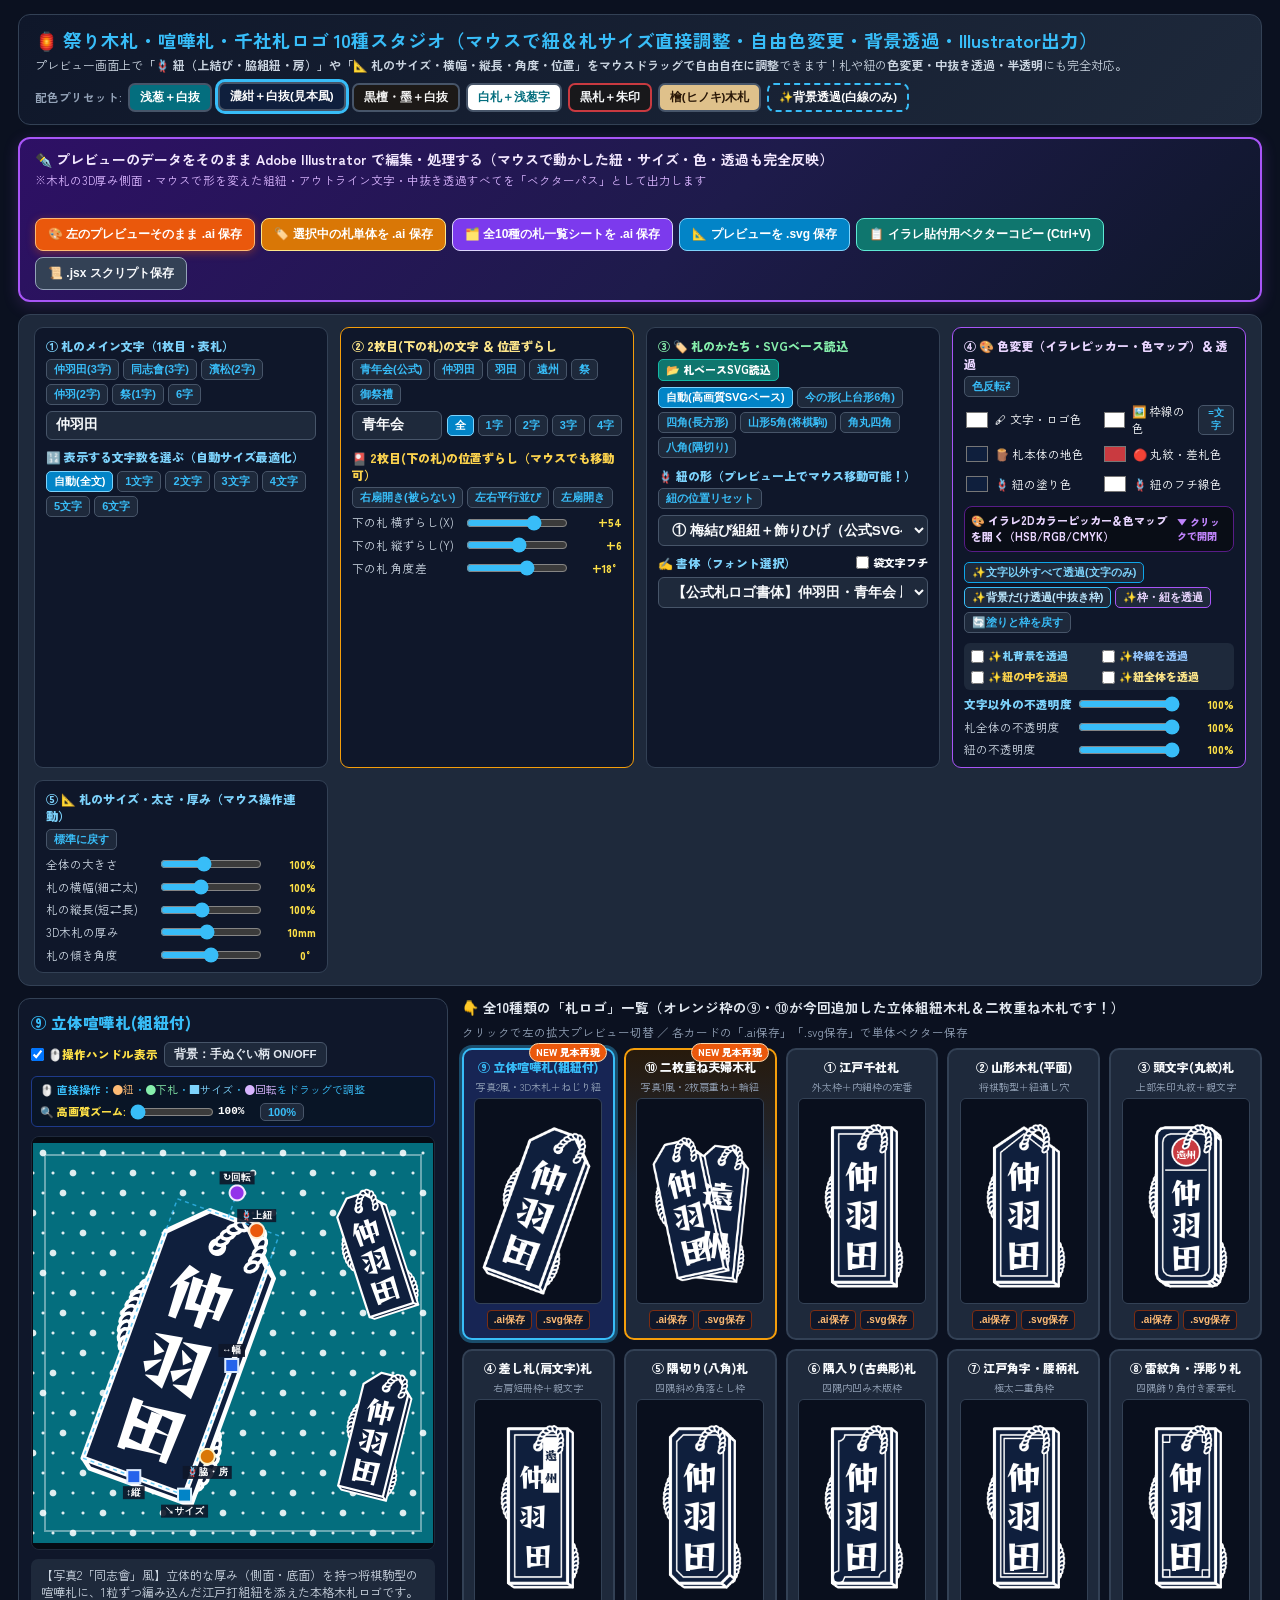
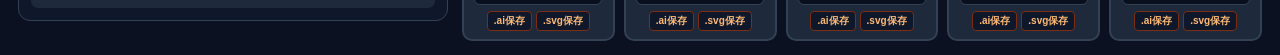
<file: fuda_mock.html>
<!DOCTYPE html>
<html lang="ja">
<head>
  <meta charset="UTF-8">
  <title>🏮 札（ふだ）ロゴ 10種モック（立体3D喧嘩札・二枚重ね札・組紐6種・文字数・サイズ変更＆Illustratorベクター出力）</title>
  <link rel="preconnect" href="https://fonts.googleapis.com">
  <link rel="preconnect" href="https://fonts.gstatic.com" crossorigin>
  <link href="https://fonts.googleapis.com/css2?family=Dela+Gothic+One&family=Hina+Mincho&family=Kaisei+Decol:wght@700&family=Klee+One:wght@600&family=Reggae+One&family=Shippori+Mincho+B1:wght@700;800&family=Yuji+Syuku&family=Zen+Antique+Soft&family=Zen+Kaku+Gothic+New:wght@700;900&family=Zen+Maru+Gothic:wght@700;900&family=Zen+Old+Mincho:wght@700;900&display=swap" rel="stylesheet">
  <style>
    * { box-sizing: border-box; margin: 0; padding: 0; }
    body {
      font-family: 'Zen Kaku Gothic New', 'Yu Gothic UI', 'Meiryo', sans-serif;
      background: #0b1120;
      color: #f8fafc;
      padding: 14px 18px;
      line-height: 1.45;
    }
    .wrap {
      max-width: 1460px;
      margin: 0 auto;
      display: grid;
      gap: 12px;
    }
    .header {
      background: linear-gradient(135deg, #0f172a 0%, #1e293b 100%);
      border: 1px solid #334155;
      border-radius: 12px;
      padding: 12px 16px;
      display: flex;
      justify-content: space-between;
      align-items: center;
      flex-wrap: wrap;
      gap: 10px;
    }
    .header h1 {
      font-size: 18.5px;
      color: #38bdf8;
      display: flex;
      align-items: center;
      gap: 8px;
    }
    .header p {
      font-size: 12px;
      color: #cbd5e1;
      margin-top: 2px;
    }
    .theme-bar {
      display: flex;
      gap: 6px;
      flex-wrap: wrap;
      align-items: center;
    }
    .theme-btn {
      padding: 5px 10px;
      border-radius: 7px;
      border: 2px solid #475569;
      font-size: 11.5px;
      font-weight: 800;
      cursor: pointer;
      transition: 0.15s;
    }
    .theme-btn.active {
      outline: 3px solid #38bdf8;
      transform: translateY(-1px);
    }
    /* Illustrator ダイレクト書き出しバー */
    .ai-export-bar {
      background: linear-gradient(135deg, #2e1065 0%, #1e1b4b 55%, #0f172a 100%);
      border: 2px solid #a855f7;
      border-radius: 12px;
      padding: 10px 15px;
      display: flex;
      justify-content: space-between;
      align-items: center;
      flex-wrap: wrap;
      gap: 10px;
      box-shadow: 0 4px 16px rgba(168, 85, 247, 0.2);
    }
    .ai-export-info {
      display: flex;
      flex-direction: column;
      gap: 2px;
    }
    .ai-export-info b {
      font-size: 14px;
      color: #f3e8ff;
      display: flex;
      align-items: center;
      gap: 6px;
    }
    .ai-export-info span {
      font-size: 11.5px;
      color: #d8b4fe;
    }
    .ai-btn-group {
      display: flex;
      flex-wrap: wrap;
      gap: 6px;
      align-items: center;
    }
    .ai-btn {
      padding: 7px 12px;
      border-radius: 8px;
      font-size: 12px;
      font-weight: 800;
      cursor: pointer;
      border: 1.5px solid transparent;
      display: inline-flex;
      align-items: center;
      gap: 5px;
      transition: 0.15s;
      white-space: nowrap;
    }
    .ai-btn:hover { transform: translateY(-1px); filter: brightness(1.08); }
    .ai-btn.primary { background: #ea580c; color: #ffffff; border-color: #fdba74; box-shadow: 0 2px 8px rgba(234, 88, 12, 0.4); }
    .ai-btn.single  { background: #d97706; color: #ffffff; border-color: #fde68a; }
    .ai-btn.sheet   { background: #7c3aed; color: #ffffff; border-color: #ddd6fe; }
    .ai-btn.svg     { background: #0284c7; color: #ffffff; border-color: #7dd3fc; }
    .ai-btn.copy    { background: #0f766e; color: #ffffff; border-color: #5eead4; }
    .ai-btn.jsx     { background: #334155; color: #f8fafc; border-color: #94a3b8; }
    .status-toast {
      font-size: 12px;
      font-weight: 800;
      color: #fde047;
      margin-top: 2px;
      min-height: 16px;
    }
    /* コントロールパネル */
    .controls {
      background: #1e293b;
      border: 1px solid #334155;
      border-radius: 12px;
      padding: 12px 15px;
      display: grid;
      grid-template-columns: repeat(auto-fit, minmax(290px, 1fr));
      gap: 12px;
    }
    .ctrl-box {
      background: #0f172a;
      border: 1px solid #334155;
      border-radius: 9px;
      padding: 9px 11px;
      display: flex;
      flex-direction: column;
      gap: 6px;
    }
    .ctrl-label {
      font-size: 12px;
      font-weight: 800;
      color: #7dd3fc;
      display: flex;
      justify-content: space-between;
      align-items: center;
      flex-wrap: wrap;
      gap: 4px;
    }
    .chips {
      display: flex;
      gap: 4px;
      flex-wrap: wrap;
    }
    .mini-chip {
      background: #1e293b;
      color: #38bdf8;
      border: 1px solid #475569;
      border-radius: 5px;
      padding: 2px 7px;
      font-size: 11px;
      font-weight: 700;
      cursor: pointer;
      transition: 0.12s;
    }
    .mini-chip:hover, .mini-chip.active {
      background: #0284c7;
      color: #fff;
      border-color: #7dd3fc;
    }
    input[type="text"], select {
      background: #1e293b;
      color: #f8fafc;
      border: 1.5px solid #475569;
      border-radius: 6px;
      padding: 6px 9px;
      font-size: 13.5px;
      font-weight: 700;
      width: 100%;
    }
    input[type="text"]:focus, select:focus {
      outline: none;
      border-color: #38bdf8;
    }
    .slider-row {
      display: grid;
      grid-template-columns: 108px 1fr 48px;
      align-items: center;
      gap: 6px;
      font-size: 11.5px;
      color: #cbd5e1;
    }
    .slider-row input[type="range"] {
      width: 100%;
      accent-color: #38bdf8;
      cursor: pointer;
    }
    .slider-row output {
      text-align: right;
      font-weight: 800;
      color: #fde047;
      font-size: 11.5px;
    }
    .main-grid {
      display: grid;
      grid-template-columns: 430px 1fr;
      gap: 14px;
      align-items: start;
    }
    @media (max-width: 1080px) {
      .main-grid { grid-template-columns: 1fr; }
    }
    .preview-panel {
      background: #0f172a;
      border: 1.5px solid #334155;
      border-radius: 12px;
      padding: 12px;
      display: flex;
      flex-direction: column;
      gap: 9px;
    }
    .preview-top {
      display: flex;
      justify-content: space-between;
      align-items: center;
      gap: 8px;
    }
    .preview-title {
      font-size: 15.5px;
      font-weight: 800;
      color: #38bdf8;
    }
    .toggle-btn {
      background: #1e293b;
      color: #e2e8f0;
      border: 1px solid #475569;
      border-radius: 6px;
      padding: 4px 9px;
      font-size: 11.5px;
      font-weight: 700;
      cursor: pointer;
    }
    .toggle-btn:hover { background: #334155; }
    .canvas-holder {
      display: flex;
      justify-content: center;
      align-items: center;
      background: #060b14;
      border-radius: 8px;
      padding: 6px;
      border: 1px solid #1e293b;
    }
    .desc-text {
      font-size: 12px;
      color: #cbd5e1;
      background: #1e293b;
      padding: 7px 10px;
      border-radius: 7px;
    }
    .gallery-grid {
      display: grid;
      grid-template-columns: repeat(5, 1fr);
      gap: 9px;
    }
    @media (max-width: 960px) {
      .gallery-grid { grid-template-columns: repeat(3, 1fr); }
    }
    @media (max-width: 600px) {
      .gallery-grid { grid-template-columns: repeat(2, 1fr); }
    }
    .fuda-card {
      background: #1e293b;
      border: 2px solid #334155;
      border-radius: 10px;
      padding: 8px 6px;
      display: flex;
      flex-direction: column;
      align-items: center;
      gap: 4px;
      cursor: pointer;
      transition: 0.15s;
      color: #f8fafc;
      position: relative;
    }
    .fuda-card.is-new {
      border-color: #f59e0b;
      background: linear-gradient(180deg, #271a0c 0%, #1e293b 45%);
    }
    .new-badge {
      position: absolute;
      top: -7px;
      right: 6px;
      background: #ea580c;
      color: #fff;
      font-size: 10px;
      font-weight: 900;
      padding: 1px 6px;
      border-radius: 99px;
      border: 1px solid #fed7aa;
    }
    .fuda-card:hover {
      border-color: #7dd3fc;
      background: #26354d;
    }
    .fuda-card.active {
      border-color: #38bdf8;
      background: #172554;
      box-shadow: 0 0 0 3px rgba(56, 189, 248, 0.35);
    }
    .fuda-card-title {
      font-size: 12px;
      font-weight: 800;
      color: #f8fafc;
      text-align: center;
    }
    .fuda-card.active .fuda-card-title {
      color: #38bdf8;
    }
    .fuda-card-sub {
      font-size: 10px;
      color: #94a3b8;
      text-align: center;
    }
    .card-dl-row {
      display: flex;
      gap: 4px;
      margin-top: 2px;
      width: 100%;
      justify-content: center;
    }
    .card-mini-dl {
      background: #0f172a;
      color: #fdba74;
      border: 1px solid #7c2d12;
      border-radius: 4px;
      padding: 2px 6px;
      font-size: 10px;
      font-weight: 700;
      cursor: pointer;
    }
    .card-mini-dl:hover {
      background: #ea580c;
      color: #ffffff;
    }
  </style>
</head>
<body>
  <div class="wrap">
    <div class="header">
      <div>
        <h1>🏮 祭り木札・喧嘩札・千社札ロゴ 10種スタジオ（マウスで紐＆札サイズ直接調整・自由色変更・背景透過・Illustrator出力）</h1>
        <p>プレビュー画面上で<b>「🪢 紐（上結び・脇組紐・房）」や「📐 札のサイズ・横幅・縦長・角度・位置」をマウスドラッグで自由自在に調整</b>できます！札や紐の<b>色変更・中抜き透過・半透明</b>にも完全対応。</p>
      </div>
      <div class="theme-bar">
        <span style="font-size:11.5px;color:#94a3b8;font-weight:700">配色プリセット:</span>
        <button type="button" class="theme-btn" data-theme="asagi-fill" style="background:#046e7e;color:#fff">浅葱＋白抜</button>
        <button type="button" class="theme-btn active" data-theme="navy-fill" style="background:#0f1f3d;color:#fff">濃紺＋白抜(見本風)</button>
        <button type="button" class="theme-btn" data-theme="sumi-fill" style="background:#1c1917;color:#f5f5f4">黒檀・墨＋白抜</button>
        <button type="button" class="theme-btn" data-theme="asagi-white" style="background:#ffffff;color:#046e7e">白札＋浅葱字</button>
        <button type="button" class="theme-btn" data-theme="black-red" style="background:#18181b;color:#f8fafc;border-color:#c93a40">黒札＋朱印</button>
        <button type="button" class="theme-btn" data-theme="hinoki" style="background:#dfc18b;color:#291707">檜(ヒノキ)木札</button>
        <button type="button" class="theme-btn" data-theme="hollow-white" style="background:transparent;color:#ffffff;border:2px dashed #38bdf8">✨背景透過(白線のみ)</button>
      </div>
    </div>

    <!-- ✨ Illustrator ダイレクト処理・ベクター書き出しバー -->
    <div class="ai-export-bar">
      <div class="ai-export-info">
        <b>✒️ プレビューのデータをそのまま Adobe Illustrator で編集・処理する（マウスで動かした紐・サイズ・色・透過も完全反映）</b>
        <span>※木札の3D厚み側面・マウスで形を変えた組紐・アウトライン文字・中抜き透過すべてを「ベクターパス」として出力します</span>
        <div id="exportStatusMsg" class="status-toast"></div>
      </div>
      <div class="ai-btn-group">
        <button type="button" class="ai-btn primary" id="btnExportPreviewAi">🎨 左のプレビューそのまま .ai 保存</button>
        <button type="button" class="ai-btn single" id="btnExportSingleAi">🏷️ 選択中の札単体を .ai 保存</button>
        <button type="button" class="ai-btn sheet" id="btnExportAllAi">🗂️ 全10種の札一覧シートを .ai 保存</button>
        <button type="button" class="ai-btn svg" id="btnExportPreviewSvg">📐 プレビューを .svg 保存</button>
        <button type="button" class="ai-btn copy" id="btnCopyVectorSvg">📋 イラレ貼付用ベクターコピー (Ctrl+V)</button>
        <button type="button" class="ai-btn jsx" id="btnExportJsx">📜 .jsx スクリプト保存</button>
      </div>
    </div>

    <!-- 🎛️ 操作パネル（5カラム：文字＆文字数 / 2枚目＆サブ文字 / 紐の形＆マウス移動リセット / 色変更＆透過設定 / 札サイズ・幅・厚み） -->
    <div class="controls" style="grid-template-columns: repeat(auto-fit, minmax(255px, 1fr));">
      <!-- ① 表札文字 ＆ 文字数制限 -->
      <div class="ctrl-box">
        <div class="ctrl-label">
          <span>① 札のメイン文字（1枚目・表札）</span>
          <div class="chips" id="quickMainTextChips">
            <button type="button" class="mini-chip quick-txt" data-val="仲羽田">仲羽田(3字)</button>
            <button type="button" class="mini-chip quick-txt" data-val="同志會">同志會(3字)</button>
            <button type="button" class="mini-chip quick-txt" data-val="濱松">濱松(2字)</button>
            <button type="button" class="mini-chip quick-txt" data-val="仲羽">仲羽(2字)</button>
            <button type="button" class="mini-chip quick-txt" data-val="祭">祭(1字)</button>
            <button type="button" class="mini-chip quick-txt" data-val="仲羽田青年会">6字</button>
          </div>
        </div>
        <input type="text" id="mainTextInput" value="仲羽田" maxlength="10" placeholder="入れる文字を入力（例：仲羽田 / 同志會 / 濱松）">
        <div class="ctrl-label" style="margin-top:2px">
          <span>🔢 表示する文字数を選ぶ（自動サイズ最適化）</span>
        </div>
        <div class="chips" id="charCountChips">
          <button type="button" class="mini-chip active" data-cnt="0">自動(全文)</button>
          <button type="button" class="mini-chip" data-cnt="1">1文字</button>
          <button type="button" class="mini-chip" data-cnt="2">2文字</button>
          <button type="button" class="mini-chip" data-cnt="3">3文字</button>
          <button type="button" class="mini-chip" data-cnt="4">4文字</button>
          <button type="button" class="mini-chip" data-cnt="5">5文字</button>
          <button type="button" class="mini-chip" data-cnt="6">6文字</button>
        </div>
      </div>

      <!-- ② 二枚重ね札の2枚目文字 ＆ 下の札の位置ずらし・開き方 -->
      <div class="ctrl-box" style="border-color:#f59e0b;">
        <div class="ctrl-label" style="color:#fde68a;">
          <span>② 2枚目(下の札)の文字 ＆ 位置ずらし</span>
          <div class="chips">
            <button type="button" class="mini-chip quick-sub" data-val="青年会">青年会(公式)</button>
            <button type="button" class="mini-chip quick-sub" data-val="仲羽田">仲羽田</button>
            <button type="button" class="mini-chip quick-sub" data-val="羽田">羽田</button>
            <button type="button" class="mini-chip quick-sub" data-val="遠州">遠州</button>
            <button type="button" class="mini-chip quick-sub" data-val="祭">祭</button>
            <button type="button" class="mini-chip quick-sub" data-val="御祭禮">御祭禮</button>
          </div>
        </div>
        <div style="display:grid;grid-template-columns:1fr auto;gap:5px;align-items:center">
          <input type="text" id="subTextInput" value="青年会" maxlength="8" placeholder="2枚目の札の文字 / 頭文字 / 差し札">
          <div class="chips" id="subCharCountChips">
            <button type="button" class="mini-chip active" data-scnt="0">全</button>
            <button type="button" class="mini-chip" data-scnt="1">1字</button>
            <button type="button" class="mini-chip" data-scnt="2">2字</button>
            <button type="button" class="mini-chip" data-scnt="3">3字</button>
            <button type="button" class="mini-chip" data-scnt="4">4字</button>
          </div>
        </div>
        <div class="ctrl-label" style="margin-top:3px;color:#fcd34d">
          <span>🎴 2枚目(下の札)の位置ずらし（マウスでも移動可）</span>
          <div class="chips" id="subTagPresetChips">
            <button type="button" class="mini-chip" data-subpos="fan_right">右扇開き(被らない)</button>
            <button type="button" class="mini-chip" data-subpos="parallel">左右平行並び</button>
            <button type="button" class="mini-chip" data-subpos="fan_left">左扇開き</button>
          </div>
        </div>
        <div class="slider-row">
          <label for="subTagOffXRange">下の札 横ずらし(X)</label>
          <input type="range" id="subTagOffXRange" min="-140" max="140" step="1" value="54">
          <output id="subTagOffXOut">+54</output>
        </div>
        <div class="slider-row">
          <label for="subTagOffYRange">下の札 縦ずらし(Y)</label>
          <input type="range" id="subTagOffYRange" min="-110" max="110" step="1" value="6">
          <output id="subTagOffYOut">+6</output>
        </div>
        <div class="slider-row">
          <label for="subTagAngleRange">下の札 角度差</label>
          <input type="range" id="subTagAngleRange" min="-75" max="75" step="1" value="18">
          <output id="subTagAngleOut">+18°</output>
        </div>
      </div>

      <!-- ③ 札のかたち（今の形・四角・山形・角丸・八角）＆ 紐の形 ＆ 書体 -->
      <div class="ctrl-box">
        <div class="ctrl-label" style="color:#86efac">
          <span>③ 🏷️ 札のかたち・SVGベース読込</span>
          <label class="mini-chip" style="background:#0f766e;color:#fff;border-color:#14b8a6;cursor:pointer;font-weight:800" title="fuda_logo_custom2.svg 等のカスタムSVGを読み込み高画質ベクター平滑化します">
            📂 札ベースSVG読込
            <input type="file" id="mockFudaBaseSvgInput" accept=".svg,image/svg+xml" hidden>
          </label>
        </div>
        <div class="chips" id="fudaShapeChips">
          <button type="button" class="mini-chip active" data-shape="auto">自動(高画質SVGベース)</button>
          <button type="button" class="mini-chip" data-shape="trapezoid">今の形(上台形6角)</button>
          <button type="button" class="mini-chip" data-shape="rect">四角(長方形)</button>
          <button type="button" class="mini-chip" data-shape="pointed">山形5角(将棋駒)</button>
          <button type="button" class="mini-chip" data-shape="round_rect">角丸四角</button>
          <button type="button" class="mini-chip" data-shape="chamfer">八角(隅切り)</button>
        </div>
        <div class="ctrl-label" style="margin-top:3px">
          <span>🪢 紐の形（プレビュー上でマウス移動可能！）</span>
          <button type="button" class="mini-chip" id="resetCordPosBtn" title="マウスで動かした紐の位置を初期位置に戻します">紐の位置リセット</button>
        </div>
        <select id="cordStyleSelect">
          <option value="side_loop" selected>① 梅結び組紐＋飾りひげ（公式SVGベース）</option>
          <option value="top_knot">② 上結び輪っか紐＋垂れ紐（濱松・遠州風）</option>
          <option value="double_bow">③ 祭り叶結び（左右対称の縁起飾り結び）</option>
          <option value="tassel">④ 房付き根付紐（上輪っか＋下部の飾り房）</option>
          <option value="neck_cord">⑤ 首掛け長紐（V字の首下げ祭り紐）</option>
          <option value="none">⑥ 紐なし（木札・千社札の枠のみ）</option>
        </select>

        <div class="ctrl-label" style="margin-top:2px">
          <span>✍️ 書体（フォント選択）</span>
          <label style="display:flex;align-items:center;gap:4px;color:#f8fafc;cursor:pointer;font-size:11px">
            <input type="checkbox" id="outlineToggle"> 袋文字フチ
          </label>
        </div>
        <select id="fontSelect">
          <option value="svg_carved" selected>【公式札ロゴ書体】仲羽田・青年会 彫刻筆文字</option>
          <option value="reggae">【江戸勘亭流・祭り太筆風】Reggae One</option>
          <option value="yuji">【本格毛筆・楷書】佑字 粛</option>
          <option value="dela">【極太千社札・番付風】Dela Gothic</option>
          <option value="kakuji">【江戸角字（カクジ）】直線格子・角字彫り</option>
          <option value="shippori">【伝統明朝・古典】しっぽり明朝</option>
          <option value="antique">【レトロ活版・大正風】Zen アンチック</option>
          <option value="klee">【手書き行書風】Klee One</option>
          <option value="maru">【江戸丸ゴシック】Zen 丸ゴシック</option>
        </select>
      </div>

      <!-- ④ 🎨 色の変更・背景透過（中抜き）・不透明度・Illustratorカラーピッカー＆色マップ -->
      <div class="ctrl-box" style="border-color:#a855f7;">
        <div class="ctrl-label" style="color:#e9d5ff;">
          <span>④ 🎨 色変更（イラレピッカー・色マップ）＆ 透過</span>
          <button type="button" class="mini-chip" id="swapColorsBtn" title="札の地色と文字・枠色を入れ替えます">色反転⇄</button>
        </div>
        <div style="display:grid;grid-template-columns:1fr 1fr;gap:6px;font-size:11.5px;align-items:center">
          <label style="display:flex;align-items:center;gap:5px;cursor:pointer" title="文字・ロゴ本体の色を変更します（枠線とは独立して変更可能）">
            <input type="color" id="fgColorPicker" value="#ffffff" style="width:26px;height:24px;border:none;background:none;cursor:pointer">
            <span>🖋 文字・ロゴ色</span>
          </label>
          <label style="display:flex;align-items:center;gap:5px;cursor:pointer" title="札の外枠・内枠・立体側面の線の色を変更します">
            <input type="color" id="frameColorPicker" value="#ffffff" style="width:26px;height:24px;border:none;background:none;cursor:pointer">
            <span>🖼️ 枠線の色</span>
            <button type="button" class="mini-chip" id="syncFrameToFgBtn" style="padding:1px 5px;font-size:9.5px" title="枠線色を文字色と同じに揃えます">=文字</button>
          </label>
          <label style="display:flex;align-items:center;gap:5px;cursor:pointer" title="札本体の背景塗りの色を変更します">
            <input type="color" id="bgColorPicker" value="#0f1f3d" style="width:26px;height:24px;border:none;background:none;cursor:pointer">
            <span>🪵 札本体の地色</span>
          </label>
          <label style="display:flex;align-items:center;gap:5px;cursor:pointer" title="天丸の赤丸紋や差し札のアクセント色を変更します">
            <input type="color" id="accentColorPicker" value="#c93a40" style="width:26px;height:24px;border:none;background:none;cursor:pointer">
            <span>🔴 丸紋・差札色</span>
          </label>
          <label style="display:flex;align-items:center;gap:5px;cursor:pointer" title="組紐の内部塗りの色を変更します">
            <input type="color" id="cordFillPicker" value="#0f1f3d" style="width:26px;height:24px;border:none;background:none;cursor:pointer">
            <span>🪢 紐の塗り色</span>
          </label>
          <label style="display:flex;align-items:center;gap:5px;cursor:pointer" title="組紐の輪郭線の色を変更します">
            <input type="color" id="cordStrokePicker" value="#ffffff" style="width:26px;height:24px;border:none;background:none;cursor:pointer">
            <span>🪢 紐のフチ線色</span>
          </label>
        </div>

        <!-- Adobe Illustrator風 2Dカラーピッカー ＆ 色マップ（折りたたみでシンプル表示） -->
        <details style="background:#090d16;border:1px solid #581c87;border-radius:8px;padding:6px;margin-top:4px;">
          <summary style="cursor:pointer;font-size:11px;font-weight:800;color:#e9d5ff;display:flex;justify-content:space-between;align-items:center;list-style:none">
            <span>🎨 イラレ2Dカラーピッカー＆色マップを開く（HSB/RGB/CMYK）</span>
            <span style="font-size:10px;color:#c084fc">▼ クリックで開閉</span>
          </summary>
          <div style="margin-top:6px">
            <div style="display:flex;justify-content:space-between;align-items:center;margin-bottom:5px;gap:4px;flex-wrap:wrap">
              <span style="font-size:10.5px;font-weight:800;color:#e9d5ff;">編集対象:</span>
              <button type="button" class="mini-chip" id="mockEyeDropperBtn" style="border-color:#0ea5e9;color:#7dd3fc">💉 画面スポイト</button>
            </div>
            <div class="chip-row" id="mockAiTargetTabs" style="margin-bottom:6px">
              <button type="button" class="mini-chip active" data-target="bgColor">🪵 札の地色</button>
              <button type="button" class="mini-chip" data-target="fgColor">🖋 文字の色</button>
              <button type="button" class="mini-chip" data-target="frameColor">🖼️ 枠線の色</button>
              <button type="button" class="mini-chip" data-target="cordFillColor">🪢 紐の塗り色</button>
              <button type="button" class="mini-chip" data-target="cordStrokeColor">🪢 紐のフチ色</button>
              <button type="button" class="mini-chip" data-target="accentColor">🔴 丸紋色</button>
            </div>
            <div style="display:grid;grid-template-columns:130px 18px 1fr;gap:6px;align-items:stretch">
              <div style="position:relative;width:130px;height:110px;border:1px solid #64748b;border-radius:4px;overflow:hidden;cursor:crosshair;touch-action:none">
                <canvas id="mockAiSbCv" width="130" height="110" style="width:130px;height:110px;display:block"></canvas>
                <div id="mockAiSbCursor" style="position:absolute;width:10px;height:10px;border:2px solid #fff;box-shadow:0 0 2px #000;border-radius:50%;transform:translate(-50%,-50%);pointer-events:none;left:0;top:0"></div>
              </div>
              <div style="position:relative;width:18px;height:110px;border:1px solid #64748b;border-radius:4px;overflow:hidden;cursor:ns-resize;touch-action:none">
                <canvas id="mockAiHueCv" width="18" height="110" style="width:18px;height:110px;display:block"></canvas>
                <div id="mockAiHueCursor" style="position:absolute;left:0;right:0;height:4px;border:1.5px solid #fff;box-shadow:0 0 2px #000;transform:translateY(-50%);pointer-events:none;top:0"></div>
              </div>
              <div style="display:flex;flex-direction:column;justify-content:space-between;font-size:10px;color:#cbd5e1">
                <div style="display:flex;align-items:center;gap:5px">
                  <div id="mockAiColorPatch" style="width:26px;height:22px;border:1px solid #94a3b8;border-radius:4px;background:#0f1f3d"></div>
                  <div style="display:flex;align-items:center;background:#1e293b;border:1px solid #475569;border-radius:4px;padding:1px 4px;flex:1">
                    <span style="color:#94a3b8;font-weight:800;margin-right:2px">#</span>
                    <input type="text" id="mockAiHexInput" value="0F1F3D" maxlength="7" style="width:100%;background:transparent;border:none;color:#f8fafc;font-family:monospace;font-size:11px;font-weight:800;outline:none">
                  </div>
                </div>
                <div id="mockAiHsbRgbReadout" style="font-family:monospace;font-size:9.5px;color:#93c5fd;line-height:1.35">
                  HSB: 219° 75% 24%<br>RGB: 15, 31, 61
                </div>
                <div id="mockAiCmykReadout" style="font-family:monospace;font-size:9.5px;color:#fcd34d;background:#1e293b;padding:2px 4px;border-radius:3px">
                  CMYK: C75 M49 Y0 K76
                </div>
              </div>
            </div>
            <div style="margin-top:6px">
              <div style="font-size:9.5px;color:#cbd5e1;margin-bottom:2px;display:flex;justify-content:space-between">
                <span>🗺️ <b>色マップ（18色相×6段明暗＋和色・木札色）</b></span>
                <span style="color:#a7f3d0">クリック/なぞって即変更</span>
              </div>
              <canvas id="mockAiMapCv" width="288" height="66" style="width:100%;height:66px;display:block;border:1px solid #475569;border-radius:4px;cursor:pointer;touch-action:none"></canvas>
            </div>
          </div>
        </details>

        <!-- ✨ 文字・ロゴ以外の透過ワンクリックボタン ＆ 個別透過チェック -->
        <div style="display:flex;gap:4px;flex-wrap:wrap;margin-top:4px">
          <button type="button" class="mini-chip" id="onlyTextTransparentBtn" style="border-color:#0ea5e9;color:#7dd3fc;font-weight:800" title="文字だけを残して、札の背景・枠線・紐をすべて一発で透過します">✨文字以外すべて透過(文字のみ)</button>
          <button type="button" class="mini-chip" id="hollowFrameOnlyBtn" style="border-color:#38bdf8;color:#bae6fd;font-weight:800" title="札の背景塗りと紐の塗りを透過し、枠線と文字だけ残します">✨背景だけ透過(中抜き枠)</button>
          <button type="button" class="mini-chip" id="bgOnlyBtn" style="border-color:#a855f7;color:#e9d5ff;font-weight:800" title="枠線と紐を透過し、札の背景塗りと文字だけ残します">✨枠・紐を透過</button>
          <button type="button" class="mini-chip" id="restoreSolidFudaBtn" title="透過を解除して通常の塗り＋枠線＋紐に戻します">🔄塗りと枠を戻す</button>
        </div>

        <div style="display:grid;grid-template-columns:1fr 1fr;gap:5px;margin-top:4px;padding:5px 7px;background:#1e293b;border-radius:6px;font-size:11px">
          <label style="display:flex;align-items:center;gap:4px;cursor:pointer;color:#7dd3fc;font-weight:800" title="ONにすると札の背景塗りつぶしを無くし、背後の手ぬぐい柄が透けて見えるようになります">
            <input type="checkbox" id="bgTransparentToggle"> ✨札背景を透過
          </label>
          <label style="display:flex;align-items:center;gap:4px;cursor:pointer;color:#93c5fd;font-weight:800" title="ONにすると札の外枠・内枠・立体枠線を透過（非表示）にします">
            <input type="checkbox" id="frameTransparentToggle"> ✨枠線を透過
          </label>
          <label style="display:flex;align-items:center;gap:4px;cursor:pointer;color:#fcd34d;font-weight:800" title="ONにすると紐の内部塗りを透過し、線のみで表現します">
            <input type="checkbox" id="cordTransparentToggle"> ✨紐の中を透過
          </label>
          <label style="display:flex;align-items:center;gap:4px;cursor:pointer;color:#fde68a;font-weight:800" title="ONにすると紐（塗り＋フチ線）をすべて透過します">
            <input type="checkbox" id="cordAllTransparentToggle"> ✨紐全体を透過
          </label>
        </div>
        <div class="slider-row" title="文字は100%くっきり残したまま、札の背景・枠線・紐（文字以外すべて）の透け具合を0〜100%で調整します">
          <label for="nonTextOpacityRange" style="color:#7dd3fc;font-weight:800">文字以外の不透明度</label>
          <input type="range" id="nonTextOpacityRange" min="0" max="100" step="5" value="100">
          <output id="nonTextOpacityOut">100%</output>
        </div>
        <div class="slider-row">
          <label for="fudaOpacityRange">札全体の不透明度</label>
          <input type="range" id="fudaOpacityRange" min="15" max="100" step="5" value="100">
          <output id="fudaOpacityOut">100%</output>
        </div>
        <div class="slider-row">
          <label for="cordOpacityRange">紐の不透明度</label>
          <input type="range" id="cordOpacityRange" min="0" max="100" step="5" value="100">
          <output id="cordOpacityOut">100%</output>
        </div>
      </div>

      <!-- ⑤ 📐 札のサイズ・横幅比率・立体厚み・傾き角度（マウスでも調整可能） -->
      <div class="ctrl-box">
        <div class="ctrl-label">
          <span>⑤ 📐 札のサイズ・太さ・厚み（マウス操作連動）</span>
          <button type="button" class="mini-chip" id="resetSizeBtn">標準に戻す</button>
        </div>
        <div class="slider-row">
          <label for="fudaScaleRange">全体の大きさ</label>
          <input type="range" id="fudaScaleRange" min="45" max="175" step="1" value="100">
          <output id="fudaScaleOut">100%</output>
        </div>
        <div class="slider-row">
          <label for="fudaWidthRange">札の横幅(細⇄太)</label>
          <input type="range" id="fudaWidthRange" min="60" max="165" step="1" value="100">
          <output id="fudaWidthOut">100%</output>
        </div>
        <div class="slider-row">
          <label for="fudaHeightRange">札の縦長(短⇄長)</label>
          <input type="range" id="fudaHeightRange" min="60" max="160" step="1" value="100">
          <output id="fudaHeightOut">100%</output>
        </div>
        <div class="slider-row">
          <label for="fudaDepthRange">3D木札の厚み</label>
          <input type="range" id="fudaDepthRange" min="0" max="22" step="1" value="10">
          <output id="fudaDepthOut">10mm</output>
        </div>
        <div class="slider-row">
          <label for="fudaAngleRange">札の傾き角度</label>
          <input type="range" id="fudaAngleRange" min="-180" max="180" step="1" value="0">
          <output id="fudaAngleOut">0°</output>
        </div>
      </div>
    </div>

    <div class="main-grid">
      <!-- 左側：選択中の札 拡大＆マウス直接操作プレビュー -->
      <div class="preview-panel">
        <div class="preview-top" style="flex-wrap:wrap">
          <div class="preview-title" id="selectedFudaTitle">⑨ 立体喧嘩札（3D木札＋ねじり組紐）</div>
          <div style="display:flex;gap:6px;align-items:center;flex-wrap:wrap">
            <label style="font-size:11.5px;color:#fde047;font-weight:800;display:flex;align-items:center;gap:4px;cursor:pointer">
              <input type="checkbox" id="showGizmoToggle" checked> 🖱️操作ハンドル表示
            </label>
            <button type="button" class="toggle-btn" id="previewBgToggle">背景：手ぬぐい柄 ON/OFF</button>
          </div>
        </div>
        <div style="font-size:11px;color:#38bdf8;background:#091526;border:1px solid #1e3a8a;border-radius:6px;padding:5px 8px;line-height:1.4;display:flex;justify-content:space-between;align-items:center;flex-wrap:wrap;gap:6px">
          <span>🖱️ <b>直接操作：</b><span style="color:#fdba74">●紐</span>・<span style="color:#86efac">●下札</span>・<span style="color:#7dd3fc">■サイズ</span>・<span style="color:#d8b4fe">●回転</span>をドラッグで調整</span>
          <div style="display:flex;align-items:center;gap:4px">
            <span style="color:#fde047;font-weight:800">🔍 高画質ズーム:</span>
            <input type="range" id="previewZoomRange" min="100" max="600" step="25" value="100" style="width:84px;accent-color:#38bdf8">
            <output id="previewZoomOut" style="font-family:monospace;font-weight:800;color:#fff;min-width:38px">100%</output>
            <button type="button" class="mini-chip" id="previewZoomResetBtn">100%</button>
          </div>
        </div>
        <div class="canvas-holder" id="mainCanvasHolder" style="position:relative;overflow:auto;max-height:460px">
          <canvas id="mainPreviewCanvas" width="400" height="400" style="cursor:grab;display:block;margin:0 auto"></canvas>
        </div>
        <div class="desc-text" id="selectedFudaDesc">
          ご提示の写真2（「同志會」木札）を再現した、厚みのある立体木札にねじり組紐（江戸打紐）を添えた粋なスタイルです。
        </div>
      </div>

      <!-- 右側：全10種の札ロゴ 一覧比較ギャラリー -->
      <div>
        <div style="margin-bottom:8px;display:flex;justify-content:space-between;align-items:center;flex-wrap:wrap;gap:6px">
          <b style="font-size:13.5px;color:#e2e8f0">👇 全10種類の「札ロゴ」一覧（オレンジ枠の⑨・⑩が今回追加した立体組紐木札＆二枚重ね木札です！）</b>
          <span style="font-size:11.5px;color:#94a3b8">クリックで左の拡大プレビュー切替 ／ 各カードの「.ai保存」「.svg保存」で単体ベクター保存</span>
        </div>
        <div class="gallery-grid" id="galleryGrid"></div>
      </div>
    </div>
  </div>

  <script>
    const FUDA_TYPES = [
      { id: 'kifuda_3d_rope', isNew: true, name: '⑨ 立体喧嘩札(組紐付)', sub: '写真2風・3D木札＋ねじり紐', desc: '【写真2「同志會」風】立体的な厚み（側面・底面）を持つ将棋駒型の喧嘩札に、1粒ずつ編み込んだ江戸打組紐を添えた本格木札ロゴです。' },
      { id: 'twin_kifuda', isNew: true, name: '⑩ 二枚重ね夫婦木札', sub: '写真1風・2枚扇重ね＋輪紐', desc: '【写真1「濱松・遠州」風】2枚の立体木札を扇状に重ね、上部の通し穴から輪結びの組紐を通した豪華なダブル木札ロゴです。1枚目と2枚目に別々の文字を入れられます！' },
      { id: 'senja', name: '① 江戸千社札', sub: '外太枠＋内細枠の定番', desc: '外太枠＋内細枠の王道・千社札スタイル。手ぬぐいやダボシャツの背中・剣先に最も映える定番枠です。' },
      { id: 'kifuda', name: '② 山形木札(平面)', sub: '将棋駒型＋紐通し穴', desc: '上部が将棋駒のような山型（五角形）で紐通し穴が付いた、すっきりした平面お祭り木札ロゴです。' },
      { id: 'tenmaru', name: '③ 頭文字(丸紋)札', sub: '上部朱印丸紋＋親文字', desc: '上部に朱印丸紋（「祭」や「仲羽」など）を配し、下に大きく親文字を入れる粋なお祭り札です。' },
      { id: 'sashifuda', name: '④ 差し札(肩文字)札', sub: '右肩短冊枠＋親文字', desc: '右肩に小さな短冊枠（青年会・町会名など）を添え、中央〜左に大きく名前を入れる本格千社札です。' },
      { id: 'sumikiri', name: '⑤ 隅切り(八角)札', sub: '四隅斜め角落とし枠', desc: '四隅を斜めに落とした「隅切り角」の二重枠。半纏の襟札や江戸看板に使われる重厚な形です。' },
      { id: 'sumiiri', name: '⑥ 隅入り(古典彫)札', sub: '四隅内凹み木版枠', desc: '四隅が内側に丸くくびれた、江戸木版・千代掛け・合切袋ゆかりのクラシカルな札枠です。' },
      { id: 'kakuji_box', name: '⑦ 江戸角字・腰柄札', sub: '極太二重角枠', desc: '半纏の腰柄や角字を収める極太二重角枠。書体を「江戸角字」にすると直線格子の角字になります。' },
      { id: 'ukibori', name: '⑧ 雷紋角・浮彫り札', sub: '四隅飾り角付き豪華札', desc: '内枠の四隅に雷紋風の飾り角をあしらった、立体感のある豪華な祭礼木札スタイルです。' }
    ];

    const THEMES = {
      'asagi-fill':   { bg: '#046e7e', fg: '#ffffff', frameOuter: '#ffffff', frameInner: '#ffffff', accent: '#c93a40', wood: false, hollow: false },
      'navy-fill':    { bg: '#0f1f3d', fg: '#ffffff', frameOuter: '#ffffff', frameInner: '#ffffff', accent: '#c93a40', wood: false, hollow: false },
      'sumi-fill':    { bg: '#1c1917', fg: '#f5f5f4', frameOuter: '#f5f5f4', frameInner: '#f5f5f4', accent: '#c93a40', wood: false, hollow: false },
      'asagi-white':  { bg: '#ffffff', fg: '#046e7e', frameOuter: '#046e7e', frameInner: '#046e7e', accent: '#c93a40', wood: false, hollow: false },
      'black-red':    { bg: '#18181b', fg: '#ffffff', frameOuter: '#c93a40', frameInner: '#ffffff', accent: '#c93a40', wood: false, hollow: false },
      'hinoki':       { bg: '#dfc18b', fg: '#291707', frameOuter: '#3d220a', frameInner: '#5c3411', accent: '#b91c1c', wood: true,  hollow: false },
      'hollow-white': { bg: '#0f1f3d', fg: '#ffffff', frameOuter: '#ffffff', frameInner: '#ffffff', accent: '#c93a40', wood: false, hollow: true }
    };

    const state = {
      selectedId: 'kifuda_3d_rope',
      mainText: '仲羽田',
      subText: '遠州',
      charLimit: 0,      // 0 = 全文, 1..6 = 指定文字数に切り詰めまたは調整
      subCharLimit: 0,   // 0 = 全文, 1..4 = 2枚目の文字数
      fudaShape: 'auto', // 'auto' | 'trapezoid'(今の形・上台形6角) | 'rect'(四角・長方形) | 'pointed'(山形5角) | 'round_rect'(角丸四角) | 'chamfer'(八角隅切り)
      cordStyle: 'side_loop', // 'side_loop' | 'top_knot' | 'double_bow' | 'tassel' | 'neck_cord' | 'none'
      scalePct: 100,
      widthPct: 100,
      heightPct: 100,
      depth3d: 10,
      fudaAngle: 0,      // 札の傾き角度（マウス回転ハンドル＆スライダー連動）
      mainCx: 148,       // 左プレビュー上のメイン札中心X（マウスドラッグ移動可能）
      mainCy: 204,       // 左プレビュー上のメイン札中心Y（マウスドラッグ移動可能）
      subTagOffX: 54,    // ⑩二枚重ね札の下の札（2枚目）の横ずらしオフセットX（下の文字が被らない初期値）
      subTagOffY: 6,     // ⑩二枚重ね札の下の札（2枚目）の縦ずらしオフセットY
      subTagAngle: 18,   // ⑩二枚重ね札の下の札（2枚目）の開き角度差（+で右へ扇状に開いて下の文字が見える）
      cordKnotOffX: 0,   // 紐の上部結び目・輪っかのマウス移動オフセットX
      cordKnotOffY: 0,   // 紐の上部結び目・輪っかのマウス移動オフセットY
      cordTailOffX: 0,   // 紐の脇・房タッセルのマウス移動オフセットX
      cordTailOffY: 0,   // 紐の脇・房タッセルのマウス移動オフセットY
      fontKey: 'reggae',
      themeKey: 'navy-fill',
      fgColor: '#ffffff',
      frameColor: '#ffffff',
      bgColor: '#0f1f3d',
      accentColor: '#c93a40',
      cordFillColor: '#0f1f3d',
      cordStrokeColor: '#ffffff',
      bgTransparent: false,      // 札本体の背景を透過（中抜き）
      frameTransparent: false,   // 札の枠線・立体枠を透過
      cordTransparent: false,    // 紐の塗りを透過（線のみ）
      cordAllTransparent: false, // 紐全体（塗り＋線）を透過
      nonTextOpacity: 100,       // 文字以外の不透明度 (%)
      fudaOpacity: 100,          // 札全体の不透明度 (%)
      cordOpacity: 100,          // 紐の不透明度 (%)
      outline: false,
      showTenuguiBg: true,
      showGizmo: true         // マウス操作ハンドル表示
    };

    function showToast(msg) {
      const el = document.getElementById('exportStatusMsg');
      if (el) el.textContent = msg;
    }

    function getEffectiveChars(str, limit, fallback) {
      const raw = Array.from((str || fallback || '仲羽田').trim() || fallback);
      if (!limit || limit <= 0) return raw;
      if (raw.length >= limit) return raw.slice(0, limit);
      const padded = raw.slice();
      const padPool = ['祭', '粋', '會', '連', '睦', '若'];
      while (padded.length < limit) {
        padded.push(padPool[(padded.length - 1) % padPool.length]);
      }
      return padded;
    }

    function getFontSpec(fontKey, px) {
      const s = Math.max(6, Math.round(px));
      switch (fontKey) {
        case 'reggae': return `400 ${s}px 'Reggae One', 'HGP勘亭流', 'Yu Mincho', serif`;
        case 'yuji': return `400 ${s}px 'Yuji Syuku', 'HG正楷書体-PRO', 'Yu Mincho', serif`;
        case 'dela': return `400 ${s}px 'Dela Gothic One', 'Hiragino Kaku Gothic StdN', 'Meiryo', sans-serif`;
        case 'shippori': return `800 ${s}px 'Shippori Mincho B1', 'Yu Mincho', serif`;
        case 'antique': return `400 ${s}px 'Zen Antique Soft', 'Yu Mincho', serif`;
        case 'klee': return `600 ${s}px 'Klee One', 'Yu Mincho', cursive`;
        case 'maru': return `900 ${s}px 'Zen Maru Gothic', 'Yu Gothic', sans-serif`;
        default: return `900 ${s}px 'Zen Kaku Gothic New', 'MS Gothic', sans-serif`;
      }
    }

    function getKakujiCharRects(ch, size) {
      const s = size * 0.86;
      const hs = s / 2;
      const lw = Math.max(2.5, s * 0.135);
      const rects = [];
      const addLine = (x1, y1, x2, y2) => {
        const px1 = x1 * hs, py1 = y1 * hs, px2 = x2 * hs, py2 = y2 * hs;
        rects.push([Math.min(px1, px2) - lw / 2, Math.min(py1, py2) - lw / 2, Math.abs(px2 - px1) + lw, Math.abs(py2 - py1) + lw]);
      };
      const addHollowBox = (rx, ry, rw, rh) => {
        rects.push([rx - lw / 2, ry - lw / 2, rw + lw, lw]);
        rects.push([rx - lw / 2, ry + rh - lw / 2, rw + lw, lw]);
        rects.push([rx - lw / 2, ry - lw / 2, lw, rh + lw]);
        rects.push([rx + rw - lw / 2, ry - lw / 2, lw, rh + lw]);
      };
      if (ch === '田') {
        addHollowBox(-hs * 0.85, -hs * 0.85, s * 0.85, s * 0.85);
        addLine(0, -0.85, 0, 0.85); addLine(-0.85, 0, 0.85, 0);
      } else if (ch === '仲') {
        addLine(-0.86, -0.88, -0.52, -0.88); addLine(-0.69, -0.88, -0.69, 0.88);
        addHollowBox(-0.32 * hs, -0.52 * hs, hs * 1.18, hs * 1.04); addLine(0.27, -0.90, 0.27, 0.90);
      } else if (ch === '羽') {
        addLine(-0.88, -0.86, -0.12, -0.86); addLine(-0.12, -0.86, -0.12, 0.88);
        addLine(-0.84, -0.18, -0.36, -0.18); addLine(-0.84, 0.36, -0.36, 0.36);
        addLine(0.12, -0.86, 0.88, -0.86); addLine(0.88, -0.86, 0.88, 0.88);
        addLine(0.16, -0.18, 0.64, -0.18); addLine(0.16, 0.36, 0.64, 0.36);
      } else if (ch === '青') {
        addLine(-0.85, -0.78, 0.85, -0.78); addLine(-0.72, -0.45, 0.72, -0.45);
        addLine(-0.88, -0.12, 0.88, -0.12); addLine(0, -0.92, 0, -0.12);
        addLine(-0.68, 0.16, 0.68, 0.16); addLine(-0.68, 0.16, -0.68, 0.90);
        addLine(0.68, 0.16, 0.68, 0.90); addLine(-0.68, 0.48, 0.68, 0.48); addLine(-0.68, 0.80, 0.68, 0.80);
      } else if (ch === '年') {
        addLine(-0.82, -0.78, 0.82, -0.78); addLine(-0.65, -0.92, -0.65, -0.35);
        addLine(-0.65, -0.32, 0.75, -0.32); addLine(-0.55, -0.32, -0.55, 0.32);
        addLine(-0.88, 0.32, 0.88, 0.32); addLine(0.15, -0.78, 0.15, 0.92);
      } else if (ch === '会' || ch === '會') {
        addLine(-0.68, -0.85, 0.68, -0.85); addLine(-0.68, -0.85, -0.68, -0.32);
        addLine(0.68, -0.85, 0.68, -0.32); addLine(-0.88, -0.32, -0.48, -0.32);
        addLine(0.48, -0.32, 0.88, -0.32); addLine(-0.38, -0.48, 0.38, -0.48);
        addLine(-0.86, 0.05, 0.86, 0.05); addLine(-0.65, 0.05, -0.65, 0.85);
        addLine(-0.65, 0.85, 0.68, 0.85); addLine(0.68, 0.42, 0.68, 0.85);
      } else {
        return null;
      }
      return { rects, boxS: s };
    }

    /* ============================================================================
       ★ 江戸打組紐（ねじり紐・輪結び・叶結び・房タッセル）のベクター生成ヘルパー
       ============================================================================ */
    // 点列 pathPts に沿って、ねじり組紐（楕円ビーズの連なり）を frameItems に追加する
    function addTwistedRopeBeads(frameItems, tr, pathPts, beadRadius, fillCol, strokeCol, strokeW, opacityVal = 1) {
      if (pathPts.length < 2) return;
      const dists = [0];
      for (let i = 1; i < pathPts.length; i++) {
        const dx = pathPts[i][0] - pathPts[i - 1][0];
        const dy = pathPts[i][1] - pathPts[i - 1][1];
        dists.push(dists[i - 1] + Math.hypot(dx, dy));
      }
      const totalLen = dists[dists.length - 1];
      if (totalLen < 1) return;
      const step = Math.max(2.2, beadRadius * 1.32);
      const count = Math.max(2, Math.floor(totalLen / step));

      for (let k = 0; k <= count; k++) {
        const targetD = (k / count) * totalLen;
        let idx = 0;
        while (idx < dists.length - 2 && dists[idx + 1] < targetD) idx++;
        const segLen = Math.max(0.001, dists[idx + 1] - dists[idx]);
        const t = (targetD - dists[idx]) / segLen;
        const bx = pathPts[idx][0] + (pathPts[idx + 1][0] - pathPts[idx][0]) * t;
        const by = pathPts[idx][1] + (pathPts[idx + 1][1] - pathPts[idx][1]) * t;
        const tanAngle = Math.atan2(pathPts[idx + 1][1] - pathPts[idx][1], pathPts[idx + 1][0] - pathPts[idx][0]) + 0.52;
        const rx = beadRadius * 1.15;
        const ry = beadRadius * 0.72;
        const c = Math.cos(tanAngle), s = Math.sin(tanAngle);
        const pts = [];
        const segs = 12;
        for (let i = 0; i < segs; i++) {
          const a = (i / segs) * Math.PI * 2;
          const ex = Math.cos(a) * rx, ey = Math.sin(a) * ry;
          pts.push(tr(bx + ex * c - ey * s, by + ex * s + ey * c));
        }
        frameItems.push({
          type: 'poly',
          fill: fillCol,
          stroke: strokeCol,
          strokeWidth: strokeW,
          opacity: opacityVal,
          isCord: true,
          pts
        });
      }
    }

    // 紐のスタイルに応じたベクタープリミティブを生成（マウス移動オフセット knotOffX/Y, tailOffX/Y 対応）
    function buildCordVectorItems(cordStyle, tr, hw, hh, holeX, holeY, beadR, fillCol, strokeCol, strokeW, stateObj) {
      const backCordItems = [];
      const frontCordItems = [];
      if (!cordStyle || cordStyle === 'none' || (stateObj && stateObj.cordAllTransparent)) {
        return { backCordItems, frontCordItems, knotHandlePt: null, tailHandlePt: null };
      }

      const kx = (stateObj && stateObj.cordKnotOffX) || 0;
      const ky = (stateObj && stateObj.cordKnotOffY) || 0;
      const tx = (stateObj && stateObj.cordTailOffX) || 0;
      const ty = (stateObj && stateObj.cordTailOffY) || 0;
      const effFill = (stateObj && stateObj.cordTransparent) ? null : fillCol;
      const nonTextOp = ((stateObj && stateObj.nonTextOpacity) ?? 100) / 100;
      const cordOp = (((stateObj && stateObj.cordOpacity) ?? 100) / 100) * nonTextOp;
      if (cordOp <= 0.001) {
        return { backCordItems, frontCordItems, knotHandlePt: null, tailHandlePt: null };
      }

      const sampleBezier = (p0, p1, p2, p3, n = 18) => {
        const pts = [];
        for (let i = 0; i <= n; i++) {
          const t = i / n, mt = 1 - t;
          pts.push([
            mt*mt*mt*p0[0] + 3*mt*mt*t*p1[0] + 3*mt*t*t*p2[0] + t*t*t*p3[0],
            mt*mt*mt*p0[1] + 3*mt*mt*t*p1[1] + 3*mt*t*t*p2[1] + t*t*t*p3[1]
          ]);
        }
        return pts;
      };

      let localKnotAnchor = [holeX + kx, -hh * 1.15 + ky];
      let localTailAnchor = [hw * 0.95 + tx, hh * 0.65 + ty];

      if (cordStyle === 'side_loop') {
        const leftArc = sampleBezier(
          [-hw * 0.65 + kx * 0.3, -hh * 0.55 + ky * 0.3],
          [-hw * 1.48 + tx * 0.65, -hh * 0.15 + ty * 0.45],
          [-hw * 1.35 + tx * 0.85, hh * 0.35 + ty * 0.75],
          [hw * 0.55 + tx, hh * 0.45 + ty],
          22
        );
        addTwistedRopeBeads(backCordItems, tr, leftArc, beadR, effFill, strokeCol, strokeW, cordOp);

        const tail1 = sampleBezier(
          [hw * 0.35 + tx * 0.8, hh * 0.35 + ty * 0.8],
          [hw * 1.25 + tx, hh * 0.58 + ty],
          [hw * 1.10 + tx * 1.05, hh * 0.82 + ty * 1.05],
          [hw * 0.62 + tx * 1.1, hh * 0.98 + ty * 1.1],
          14
        );
        const tail2 = sampleBezier(
          [hw * 0.52 + tx * 0.8, hh * 0.25 + ty * 0.8],
          [hw * 1.42 + tx, hh * 0.48 + ty],
          [hw * 1.38 + tx * 1.05, hh * 0.78 + ty * 1.05],
          [hw * 1.08 + tx * 1.1, hh * 0.96 + ty * 1.1],
          14
        );
        addTwistedRopeBeads(backCordItems, tr, tail1, beadR * 0.92, effFill, strokeCol, strokeW, cordOp);
        addTwistedRopeBeads(backCordItems, tr, tail2, beadR * 0.92, effFill, strokeCol, strokeW, cordOp);

        const topKnot = sampleBezier(
          [holeX, holeY],
          [holeX + hw * 0.22 + kx, -hh * 1.12 + ky],
          [hw * 0.95 + kx, -hh * 1.05 + ky],
          [hw * 0.72 + kx * 0.6, -hh * 0.72 + ky * 0.6],
          14
        );
        addTwistedRopeBeads(frontCordItems, tr, topKnot, beadR * 0.95, effFill, strokeCol, strokeW, cordOp);
        localKnotAnchor = [hw * 0.58 + kx, -hh * 0.98 + ky];
        localTailAnchor = [hw * 1.15 + tx, hh * 0.68 + ty];

      } else if (cordStyle === 'top_knot') {
        const loopPts = sampleBezier(
          [holeX - beadR * 0.5, holeY],
          [holeX - hw * 0.52 + kx, -hh * 1.28 + ky],
          [holeX + hw * 0.52 + kx, -hh * 1.28 + ky],
          [holeX + beadR * 0.5, holeY],
          18
        );
        addTwistedRopeBeads(frontCordItems, tr, loopPts, beadR * 0.9, effFill, strokeCol, strokeW, cordOp);

        const side1 = sampleBezier(
          [-hw * 0.85, -hh * 0.22],
          [-hw * 1.32 + tx, hh * 0.02 + ty * 0.6],
          [-hw * 1.22 + tx, hh * 0.28 + ty * 0.85],
          [-hw * 1.10 + tx, hh * 0.48 + ty],
          10
        );
        const side2 = sampleBezier(
          [-hw * 0.85, -hh * 0.05],
          [-hw * 1.18 + tx, hh * 0.15 + ty * 0.6],
          [-hw * 1.12 + tx, hh * 0.35 + ty * 0.85],
          [-hw * 0.95 + tx, hh * 0.55 + ty],
          10
        );
        addTwistedRopeBeads(backCordItems, tr, side1, beadR * 0.82, effFill, strokeCol, strokeW, cordOp);
        addTwistedRopeBeads(backCordItems, tr, side2, beadR * 0.82, effFill, strokeCol, strokeW, cordOp);
        localKnotAnchor = [holeX + kx, -hh * 1.18 + ky];
        localTailAnchor = [-hw * 1.15 + tx, hh * 0.38 + ty];

      } else if (cordStyle === 'double_bow') {
        const leftEar = sampleBezier([holeX, holeY - hh * 0.12], [-hw * 0.95 - tx * 0.6, -hh * 1.18 + ty * 0.6], [-hw * 1.05 - tx, -hh * 0.65 + ty], [holeX, holeY - hh * 0.08], 16);
        const rightEar = sampleBezier([holeX, holeY - hh * 0.12], [hw * 0.95 + tx * 0.6, -hh * 1.18 + ty * 0.6], [hw * 1.05 + tx, -hh * 0.65 + ty], [holeX, holeY - hh * 0.08], 16);
        const topRing = sampleBezier([holeX - hw * 0.22, holeY - hh * 0.12], [holeX - hw * 0.32 + kx, -hh * 1.35 + ky], [holeX + hw * 0.32 + kx, -hh * 1.35 + ky], [holeX + hw * 0.22, holeY - hh * 0.12], 14);
        addTwistedRopeBeads(frontCordItems, tr, leftEar, beadR * 0.88, effFill, strokeCol, strokeW, cordOp);
        addTwistedRopeBeads(frontCordItems, tr, rightEar, beadR * 0.88, effFill, strokeCol, strokeW, cordOp);
        addTwistedRopeBeads(frontCordItems, tr, topRing, beadR * 0.88, effFill, strokeCol, strokeW, cordOp);
        localKnotAnchor = [holeX + kx, -hh * 1.24 + ky];
        localTailAnchor = [hw * 0.95 + tx, -hh * 0.82 + ty];

      } else if (cordStyle === 'tassel') {
        const topLoop = sampleBezier([holeX, holeY], [-hw * 0.45 + kx, -hh * 1.25 + ky], [hw * 0.45 + kx, -hh * 1.25 + ky], [holeX, holeY], 16);
        addTwistedRopeBeads(frontCordItems, tr, topLoop, beadR * 0.9, effFill, strokeCol, strokeW, cordOp);
        const by = hh * 1.04 + ty;
        const spread = hw * 0.48 + Math.abs(tx) * 0.35;
        const tasselPoly = [
          tr(-beadR * 1.2 + tx * 0.3, hh * 0.98),
          tr(beadR * 1.2 + tx * 0.3, hh * 0.98),
          tr(spread + tx, by + hh * 0.22),
          tr(-spread + tx, by + hh * 0.22)
        ];
        backCordItems.push({ type: 'poly', fill: effFill, stroke: strokeCol, strokeWidth: strokeW, opacity: cordOp, isCord: true, pts: tasselPoly });
        localKnotAnchor = [holeX + kx, -hh * 1.15 + ky];
        localTailAnchor = [tx, by + hh * 0.16];

      } else if (cordStyle === 'neck_cord') {
        const leftV = sampleBezier([holeX, holeY], [-hw * 0.55 + kx * 0.5, -hh * 1.05 + ky * 0.5], [-hw * 0.95 + kx, -hh * 1.25 + ky], [-hw * 1.25 + kx - tx * 0.5, -hh * 1.42 + ky + ty * 0.5], 14);
        const rightV = sampleBezier([holeX, holeY], [hw * 0.55 + kx * 0.5, -hh * 1.05 + ky * 0.5], [hw * 0.95 + kx, -hh * 1.25 + ky], [hw * 1.25 + kx + tx, -hh * 1.42 + ky + ty], 14);
        addTwistedRopeBeads(frontCordItems, tr, leftV, beadR * 0.9, effFill, strokeCol, strokeW, cordOp);
        addTwistedRopeBeads(frontCordItems, tr, rightV, beadR * 0.9, effFill, strokeCol, strokeW, cordOp);
        localKnotAnchor = [holeX + kx, -hh * 1.15 + ky];
        localTailAnchor = [hw * 1.15 + kx + tx, -hh * 1.38 + ky + ty];
      }

      return {
        backCordItems,
        frontCordItems,
        knotHandlePt: tr(localKnotAnchor[0], localKnotAnchor[1]),
        tailHandlePt: tr(localTailAnchor[0], localTailAnchor[1])
      };
    }

    /* ============================================================================
       ★ Illustrator (.ai / .svg / .jsx) 用 完全ベクター化＆輪郭アウトライントレースエンジン
       ============================================================================ */
    const f2 = v => (Math.round(v * 100) / 100).toString();

    // Japan Color 2001 Coated 8原色Neugebauerトリリニア補間＋GCR逆算ソルバー
    const CMYK_JC2001_CACHE = new Map();
    const JC2001_PRIMARIES = {
      W:   [1.000, 1.000, 1.000],
      C:   [0.000, 0.627, 0.914],
      M:   [0.894, 0.000, 0.498],
      Y:   [1.000, 0.945, 0.000],
      CM:  [0.114, 0.125, 0.533],
      CY:  [0.000, 0.600, 0.267],
      MY:  [0.898, 0.000, 0.071],
      CMY: [0.137, 0.094, 0.082]
    };
    function jc2001ForwardRgb(c, m, y, k) {
      const P = JC2001_PRIMARIES;
      const wW=(1-c)*(1-m)*(1-y), wC=c*(1-m)*(1-y), wM=(1-c)*m*(1-y), wY=(1-c)*(1-m)*y;
      const wCM=c*m*(1-y), wCY=c*(1-m)*y, wMY=(1-c)*m*y, wCMY=c*m*y;
      const fk = 1 - k * 0.92;
      return [0,1,2].map(i => (wW*P.W[i] + wC*P.C[i] + wM*P.M[i] + wY*P.Y[i] + wCM*P.CM[i] + wCY*P.CY[i] + wMY*P.MY[i] + wCMY*P.CMY[i]) * fk);
    }
    function hexCmyk(h) {
      h = (h || '#000000').replace('#', '').trim().toLowerCase();
      if (h.length === 3) h = h[0]+h[0]+h[1]+h[1]+h[2]+h[2];
      if (CMYK_JC2001_CACHE.has(h)) return CMYK_JC2001_CACHE.get(h);
      const tr = (parseInt(h.slice(0, 2), 16) || 0) / 255;
      const tg = (parseInt(h.slice(2, 4), 16) || 0) / 255;
      const tb = (parseInt(h.slice(4, 6), 16) || 0) / 255;
      if (tr >= 0.995 && tg >= 0.995 && tb >= 0.995) return [0, 0, 0, 0];
      if (tr <= 0.005 && tg <= 0.005 && tb <= 0.005) return [0, 0, 0, 1];
      const kRaw = 1 - Math.max(tr, tg, tb);
      const k = Math.max(0, Math.min(0.95, Math.pow(kRaw, 1.45) * 0.85));
      let c = Math.max(0, Math.min(1, (1 - tr - k * 0.85) / Math.max(0.05, 1 - k * 0.85)));
      let m = Math.max(0, Math.min(1, (1 - tg - k * 0.85) / Math.max(0.05, 1 - k * 0.85)));
      let y = Math.max(0, Math.min(1, (1 - tb - k * 0.85) / Math.max(0.05, 1 - k * 0.85)));
      for (let it = 0; it < 28; it++) {
        const [pr, pg, pb] = jc2001ForwardRgb(c, m, y, k);
        const er = pr - tr, eg = pg - tg, eb = pb - tb;
        if (er*er + eg*eg + eb*eb < 1e-6) break;
        c = Math.max(0, Math.min(1, c + (er * 0.72 - eg * 0.12 - eb * 0.05)));
        m = Math.max(0, Math.min(1, m + (eg * 0.72 - er * 0.05 - eb * 0.15)));
        y = Math.max(0, Math.min(1, y + (eb * 0.75 - eg * 0.05)));
      }
      const out = [c, m, y, k].map(v => Math.round(v * 1000) / 1000);
      CMYK_JC2001_CACHE.set(h, out);
      return out;
    }
    function hexRgb01(h) {
      h = (h || '#000000').replace('#', '').trim();
      if (h.length === 3) h = h[0]+h[0]+h[1]+h[1]+h[2]+h[2];
      const r = (parseInt(h.slice(0, 2), 16) || 0) / 255;
      const g = (parseInt(h.slice(2, 4), 16) || 0) / 255;
      const b = (parseInt(h.slice(4, 6), 16) || 0) / 255;
      return [r, g, b].map(v => Math.round(v * 10000) / 10000);
    }
    function blendHexWithBg(fgHex, bgHex, alpha) {
      if (alpha === undefined || alpha >= 0.995) return fgHex;
      const a = Math.max(0, Math.min(1, alpha));
      const [fr, fg, fb] = hexRgb01(fgHex);
      const [br, bg, bb] = hexRgb01(bgHex || '#046e7e');
      const r = Math.round((fr * a + br * (1 - a)) * 255);
      const g = Math.round((fg * a + bg * (1 - a)) * 255);
      const b = Math.round((fb * a + bb * (1 - a)) * 255);
      return '#' + [r, g, b].map(v => Math.max(0, Math.min(255, v)).toString(16).padStart(2, '0')).join('');
    }
    function pushAiFill(L, hex) {
      L.push(hexCmyk(hex).join(' ') + ' k');
      L.push(hexRgb01(hex).join(' ') + ' Xa');
    }
    function pushAiStroke(L, hex) {
      L.push(hexCmyk(hex).join(' ') + ' K');
      L.push(hexRgb01(hex).join(' ') + ' XA');
    }

    const GLYPH_TRACE_CACHE = new Map();
    function traceGlyphToVectorLoops(ch, fontKey, scaleX, scaleY, isStrokeOutline, strokeRatio) {
      const cacheKey = `${ch}|${fontKey}|${scaleX}|${scaleY}|${isStrokeOutline ? strokeRatio : 0}`;
      if (GLYPH_TRACE_CACHE.has(cacheKey)) return GLYPH_TRACE_CACHE.get(cacheKey);

      const N = 160;
      const basePx = 100;
      const cv = document.createElement('canvas');
      cv.width = N; cv.height = N;
      const ctx = cv.getContext('2d');
      ctx.translate(N / 2, N / 2);
      ctx.scale(scaleX || 1, scaleY || 1);
      ctx.font = getFontSpec(fontKey, basePx);
      ctx.textAlign = 'center';
      ctx.textBaseline = 'middle';

      if (isStrokeOutline) {
        ctx.strokeStyle = '#ffffff';
        ctx.lineWidth = Math.max(4, basePx * (strokeRatio || 0.15));
        ctx.lineJoin = 'round';
        ctx.strokeText(ch, 0, 2);
      }
      ctx.fillStyle = '#ffffff';
      ctx.fillText(ch, 0, 2);

      const img = ctx.getImageData(0, 0, N, N).data;
      const mask = new Uint8Array(N * N);
      for (let i = 0; i < N * N; i++) mask[i] = img[i * 4 + 3] >= 115 ? 1 : 0;

      const W1 = N + 1;
      const outEdges = new Map();
      const addEdge = (x1, y1, x2, y2) => {
        const u = y1 * W1 + x1, v = y2 * W1 + x2;
        let list = outEdges.get(u);
        if (!list) { list = []; outEdges.set(u, list); }
        list.push({ v, x2, y2, used: false });
      };
      const getM = (x, y) => (x >= 0 && x < N && y >= 0 && y < N) ? mask[y * N + x] : 0;
      for (let y = 0; y < N; y++) {
        for (let x = 0; x < N; x++) {
          if (!mask[y * N + x]) continue;
          if (!getM(x, y - 1)) addEdge(x, y, x + 1, y);
          if (!getM(x + 1, y)) addEdge(x + 1, y, x + 1, y + 1);
          if (!getM(x, y + 1)) addEdge(x + 1, y + 1, x, y + 1);
          if (!getM(x - 1, y)) addEdge(x, y + 1, x, y);
        }
      }

      const rawLoops = [];
      for (const [startU, edges] of outEdges.entries()) {
        for (const firstEdge of edges) {
          if (firstEdge.used) continue;
          const pts = [];
          let curEdge = firstEdge;
          pts.push([startU % W1, Math.floor(startU / W1)]);
          curEdge.used = true;
          let curV = curEdge.v, guard = 0;
          while (curV !== startU && guard++ < 20000) {
            pts.push([curEdge.x2, curEdge.y2]);
            const nextList = outEdges.get(curV);
            if (!nextList) break;
            let nextEdge = null;
            for (const cand of nextList) { if (!cand.used) { nextEdge = cand; break; } }
            if (!nextEdge) break;
            nextEdge.used = true; curEdge = nextEdge; curV = curEdge.v;
          }
          if (pts.length >= 6) rawLoops.push(pts);
        }
      }

      const simplifyRDP = (pts, eps) => {
        if (pts.length <= 3) return pts;
        let maxD = 0, index = 0;
        const [x1, y1] = pts[0], [x2, y2] = pts[pts.length - 1];
        const dx = x2 - x1, dy = y2 - y1, lenSq = dx * dx + dy * dy;
        for (let i = 1; i < pts.length - 1; i++) {
          const [px, py] = pts[i];
          const t = lenSq === 0 ? 0 : Math.max(0, Math.min(1, ((px - x1) * dx + (py - y1) * dy) / lenSq));
          const d = Math.hypot(px - (x1 + t * dx), py - (y1 + t * dy));
          if (d > maxD) { index = i; maxD = d; }
        }
        if (maxD > eps) {
          const left = simplifyRDP(pts.slice(0, index + 1), eps);
          const right = simplifyRDP(pts.slice(index), eps);
          return left.slice(0, -1).concat(right);
        }
        return [pts[0], pts[pts.length - 1]];
      };

      const normLoops = [];
      for (const lp of rawLoops) {
        const n = lp.length, smoothed = [];
        for (let i = 0; i < n; i++) {
          const p0 = lp[(i - 1 + n) % n], p1 = lp[i], p2 = lp[(i + 1) % n];
          smoothed.push([0.22 * p0[0] + 0.56 * p1[0] + 0.22 * p2[0], 0.22 * p0[1] + 0.56 * p1[1] + 0.22 * p2[1]]);
        }
        const half = Math.floor(smoothed.length / 2);
        const s1 = simplifyRDP(smoothed.slice(0, half + 1), 0.55);
        const s2 = simplifyRDP(smoothed.slice(half).concat([smoothed[0]]), 0.55);
        const simp = s1.slice(0, -1).concat(s2.slice(0, -1));
        if (simp.length >= 3) {
          normLoops.push(simp.map(([px, py]) => [(px - N / 2) / basePx, (py - N / 2) / basePx]));
        }
      }
      GLYPH_TRACE_CACHE.set(cacheKey, normLoops);
      return normLoops;
    }

    function makeTransform(cx, cy, deg = 0) {
      const rad = (deg * Math.PI) / 180;
      const cos = Math.cos(rad), sin = Math.sin(rad);
      return (lx, ly) => [cx + lx * cos - ly * sin, cy + lx * sin + ly * cos];
    }

    // 単一の木札/千社札パーツを生成する内部関数（色変更・透過・紐オフセット完全対応）
    function buildSingleTagPrimitives(fudaId, cx, cy, baseW, baseH, deg, charsList, subTextStr, state, cordOverride, depthOverride) {
      const themeBase = THEMES[state.themeKey] || THEMES['navy-fill'];
      const fgCol = state.fgColor || themeBase.fg;
      const frameCol = state.frameColor || fgCol;
      const bgCol = state.bgColor || themeBase.bg;
      const accentCol = state.accentColor || themeBase.accent || '#c93a40';
      const isBgHollow = !!state.bgTransparent;
      const isFrameHollow = !!state.frameTransparent;
      const bodyFill = isBgHollow ? null : bgCol;
      const fudaOp = (state.fudaOpacity ?? 100) / 100;
      const nonTextOp = fudaOp * ((state.nonTextOpacity ?? 100) / 100);
      const cordFill = state.cordFillColor || bgCol;
      const cordStroke = state.cordStrokeColor || frameCol;

      const w = baseW * ((state.widthPct || 100) / 100);
      const h = baseH * ((state.heightPct || 100) / 100);
      const hw = w / 2, hh = h / 2;
      const tr = makeTransform(cx, cy, deg);

      const frameItems = [];
      const textItems = [];
      const charDrawList = [];

      const rectToPts = (rx, ry, rw, rh) => [tr(rx, ry), tr(rx + rw, ry), tr(rx + rw, ry + rh), tr(rx, ry + rh)];
      const circleToPts = (ccx, ccy, r, segs = 22) => {
        const pts = [];
        for (let i = 0; i < segs; i++) {
          const a = (i / segs) * Math.PI * 2;
          pts.push(tr(ccx + Math.cos(a) * r, ccy + Math.sin(a) * r));
        }
        return pts;
      };

      const addCharacterVector = (ch, localCx, localCy, charSize, cFg, bgOutlineCol, useOutline, forceFontKey) => {
        const fKey = forceFontKey || state.fontKey;
        charDrawList.push({ ch, localCx, localCy, charSize, fgCol: cFg, bgOutlineCol, useOutline, fKey, opacity: fudaOp });
        if (fKey === 'kakuji') {
          const kData = getKakujiCharRects(ch, charSize);
          if (kData) {
            const hs = kData.boxS / 2;
            if (useOutline) {
              textItems.push({ type: 'poly', fill: bgOutlineCol, stroke: null, opacity: fudaOp, pts: rectToPts(localCx - hs - 2.5, localCy - hs - 2.5, kData.boxS + 5, kData.boxS + 5) });
            }
            for (const [rx, ry, rw, rh] of kData.rects) {
              textItems.push({ type: 'poly', fill: cFg, stroke: null, opacity: fudaOp, pts: rectToPts(localCx + rx, localCy + ry, rw, rh) });
            }
            return;
          }
        }
        const sx = fKey === 'reggae' ? 1.08 : (fKey === 'dela' ? 1.12 : 1);
        const sy = fKey === 'reggae' ? 0.98 : (fKey === 'dela' ? 0.95 : 1);
        if (useOutline) {
          const outLoops = traceGlyphToVectorLoops(ch, fKey === 'kakuji' ? 'dela' : fKey, sx, sy, true, 0.15);
          if (outLoops.length > 0) {
            textItems.push({
              type: 'compound', fill: bgOutlineCol, opacity: fudaOp,
              loops: outLoops.map(lp => lp.map(([nx, ny]) => tr(localCx + nx * charSize, localCy + ny * charSize)))
            });
          }
        }
        const fgLoops = traceGlyphToVectorLoops(ch, fKey === 'kakuji' ? 'dela' : fKey, sx, sy, false, 0);
        if (fgLoops.length > 0) {
          textItems.push({
            type: 'compound', fill: cFg, opacity: fudaOp,
            loops: fgLoops.map(lp => lp.map(([nx, ny]) => tr(localCx + nx * charSize, localCy + ny * charSize)))
          });
        }
      };

      const is3DWood = (fudaId === 'kifuda_3d_rope' || fudaId === 'twin_kifuda' || (depthOverride && depthOverride > 0));
      const depthPx = is3DWood ? Math.max(4, (state.depth3d ?? 10) * (w / 95)) : ((state.depth3d > 12) ? (state.depth3d - 10) * 0.7 : 0);

      const getLocalOuterVertices = (inset = 0) => {
        const iw = hw - inset, ih = hh - inset;
        const shapeMode = (state.fudaShape && state.fudaShape !== 'auto')
          ? state.fudaShape
          : ((fudaId === 'kifuda_3d_rope' || fudaId === 'twin_kifuda') ? 'trapezoid'
            : (fudaId === 'kifuda' ? 'pointed'
              : (fudaId === 'sumikiri' ? 'chamfer'
                : (fudaId === 'tenmaru' ? 'round_rect' : 'rect'))));

        if (shapeMode === 'trapezoid') {
          const topFlatHalf = iw * 0.36;
          const shoulderY = -ih + (ih * 2) * 0.125;
          return [
            [-topFlatHalf, -ih],
            [topFlatHalf, -ih],
            [iw, shoulderY],
            [iw, ih],
            [-iw, ih],
            [-iw, shoulderY]
          ];
        }
        if (shapeMode === 'pointed') {
          const shoulderY = -ih + (ih * 2) * 0.13;
          return [[0, -ih], [iw, shoulderY], [iw, ih], [-iw, ih], [-iw, shoulderY]];
        }
        if (shapeMode === 'chamfer') {
          const c = Math.min(iw, ih) * 0.28;
          return [
            [-iw + c, -ih], [iw - c, -ih], [iw, -ih + c], [iw, ih - c],
            [iw - c, ih], [-iw + c, ih], [-iw, ih - c], [-iw, -ih + c]
          ];
        }
        if (shapeMode === 'round_rect') {
          const r = Math.min(iw, ih, w * 0.14);
          const pts = [];
          const corners = [
            [iw - r, -ih + r, -Math.PI / 2, 0],
            [iw - r, ih - r, 0, Math.PI / 2],
            [-iw + r, ih - r, Math.PI / 2, Math.PI],
            [-iw + r, -ih + r, Math.PI, Math.PI * 1.5]
          ];
          for (const [ccx, ccy, a0, a1] of corners) {
            for (let s = 0; s <= 3; s++) {
              const a = a0 + (a1 - a0) * (s / 3);
              pts.push([ccx + Math.cos(a) * r, ccy + Math.sin(a) * r]);
            }
          }
          return pts;
        }
        // 'rect'（四角・長方形）
        return [[-iw, -ih], [iw, -ih], [iw, ih], [-iw, ih]];
      };

      const outerStrokeCol = isFrameHollow ? null : frameCol;
      const strokeW = Math.max(2.2, w * 0.048);
      const holeY = -hh + h * 0.115;
      const holeR = Math.max(3.5, w * 0.068);
      const beadR = Math.max(3.2, w * 0.058);

      // 紐の決定
      const effectiveCord = (state.cordAllTransparent || nonTextOp <= 0.001) ? 'none' : (cordOverride !== undefined ? cordOverride : state.cordStyle);
      const { backCordItems, frontCordItems, knotHandlePt, tailHandlePt } = buildCordVectorItems(
        effectiveCord, tr, hw, hh, 0, holeY, beadR, cordFill, cordStroke, Math.max(1.8, strokeW * 0.68), state
      );

      // 0. 札の背後に回る組紐を追加
      frameItems.push(...backCordItems);

      // 1. 外座布団（2D千社札系のみ）または 3D立体木札の側面・底面押し出し
      const localV = getLocalOuterVertices(0);
      if (nonTextOp > 0.001 && (bodyFill || outerStrokeCol)) {
        if (depthPx > 0.5) {
          const dx = depthPx * 0.85;
          const dy = depthPx * 0.65;
          for (let i = 0; i < localV.length; i++) {
            const pA = localV[i];
            const pB = localV[(i + 1) % localV.length];
            const ex = pB[0] - pA[0], ey = pB[1] - pA[1];
            const nx = ey, ny = -ex;
            if (nx * dx + ny * dy > -0.01) {
              frameItems.push({
                type: 'poly',
                fill: bodyFill,
                stroke: outerStrokeCol,
                strokeWidth: strokeW * 0.85,
                opacity: nonTextOp,
                pts: [tr(pA[0], pA[1]), tr(pB[0], pB[1]), tr(pB[0] + dx, pB[1] + dy), tr(pA[0] + dx, pA[1] + dy)]
              });
            }
          }
        } else if (!isBgHollow && outerStrokeCol) {
          const pad = Math.max(3, w * 0.048);
          frameItems.push({
            type: 'poly', fill: outerStrokeCol, stroke: null, opacity: nonTextOp,
            pts: getLocalOuterVertices(-pad).map(([x, y]) => tr(x, y))
          });
        }

        // 2. 札の表面塗り＋太枠ストローク
        frameItems.push({
          type: 'poly',
          fill: bodyFill,
          stroke: outerStrokeCol,
          strokeWidth: strokeW,
          opacity: nonTextOp,
          pts: localV.map(([x, y]) => tr(x, y))
        });
      }

      // 3. 内細枠（立体喧嘩札以外、または二重枠系）
      const inGap = Math.max(5.5, w * 0.105);
      const innerLw = Math.max(1.5, w * 0.024);

      if (nonTextOp > 0.001 && !isFrameHollow && fudaId !== 'kifuda_3d_rope' && fudaId !== 'twin_kifuda') {
        if (fudaId === 'sumiiri') {
          const iw = hw - inGap, ih = hh - inGap;
          const r = Math.min(iw, ih) * 0.26;
          const pts = [];
          const addArc = (acx, acy, aStart, aEnd) => {
            for (let s = 0; s <= 6; s++) {
              const a = aStart + (aEnd - aStart) * (s / 6);
              pts.push(tr(acx + Math.cos(a) * r, acy + Math.sin(a) * r));
            }
          };
          addArc(iw, -ih, Math.PI, Math.PI * 0.5);
          addArc(iw, ih, Math.PI * 1.5, Math.PI);
          addArc(-iw, ih, 0, Math.PI * 1.5);
          addArc(-iw, -ih, Math.PI * 0.5, 0);
          frameItems.push({ type: 'poly', fill: null, stroke: frameCol, strokeWidth: innerLw, opacity: nonTextOp, pts });
        } else if (fudaId === 'ukibori') {
          const iw = hw - inGap, ih = hh - inGap;
          const c = w * 0.12;
          frameItems.push({ type: 'poly', fill: null, stroke: frameCol, strokeWidth: innerLw, opacity: nonTextOp, pts: rectToPts(-iw, -ih, iw * 2, ih * 2) });
          frameItems.push({ type: 'poly', fill: null, stroke: frameCol, strokeWidth: innerLw, opacity: nonTextOp, pts: rectToPts(-iw, -ih, c, c) });
          frameItems.push({ type: 'poly', fill: null, stroke: frameCol, strokeWidth: innerLw, opacity: nonTextOp, pts: rectToPts(iw - c, -ih, c, c) });
          frameItems.push({ type: 'poly', fill: null, stroke: frameCol, strokeWidth: innerLw, opacity: nonTextOp, pts: rectToPts(-iw, ih - c, c, c) });
          frameItems.push({ type: 'poly', fill: null, stroke: frameCol, strokeWidth: innerLw, opacity: nonTextOp, pts: rectToPts(iw - c, ih - c, c, c) });
        } else {
          frameItems.push({ type: 'poly', fill: null, stroke: frameCol, strokeWidth: innerLw, opacity: nonTextOp, pts: getLocalOuterVertices(inGap).map(([x, y]) => tr(x, y)) });
          if (fudaId === 'kakuji_box') {
            frameItems.push({ type: 'poly', fill: null, stroke: frameCol, strokeWidth: innerLw, opacity: nonTextOp, pts: getLocalOuterVertices(inGap * 1.55).map(([x, y]) => tr(x, y)) });
          }
        }
      }

      // 4. 紐通し穴・丸紋・差し札
      let textTop = -hh + inGap * 1.65;
      let textBottom = hh - inGap * 1.35;
      let textCenterX = 0;

      if (fudaId === 'kifuda' || fudaId === 'kifuda_3d_rope' || fudaId === 'twin_kifuda' || effectiveCord !== 'none') {
        if (nonTextOp > 0.001 && (!isBgHollow || !isFrameHollow)) {
          frameItems.push({
            type: 'poly', fill: isBgHollow ? null : '#0b1324', stroke: outerStrokeCol,
            strokeWidth: Math.max(1.8, w * 0.028), opacity: nonTextOp, pts: circleToPts(0, holeY, holeR, 22)
          });
        }
        textTop = holeY + holeR + h * 0.035;
        textBottom = hh - h * 0.065;
      }

      if (fudaId === 'tenmaru') {
        const maruR = w * 0.235;
        const maruY = -hh + inGap + maruR + h * 0.025;
        if (nonTextOp > 0.001 && (!isBgHollow || !isFrameHollow)) {
          frameItems.push({
            type: 'poly', fill: isBgHollow ? null : accentCol, stroke: outerStrokeCol,
            strokeWidth: Math.max(1.8, w * 0.026), opacity: nonTextOp, pts: circleToPts(0, maruY, maruR, 28)
          });
        }
        const subChars = Array.from((subTextStr || '祭').slice(0, 2));
        const subSz = maruR * (subChars.length > 1 ? 0.82 : 1.15);
        const subCharCol = (isBgHollow || nonTextOp <= 0.05) ? fgCol : '#ffffff';
        if (subChars.length === 1) {
          addCharacterVector(subChars[0], 0, maruY + 1, subSz, subCharCol, accentCol, false, state.fontKey === 'kakuji' ? 'dela' : state.fontKey);
        } else {
          subChars.forEach((sc, si) => {
            addCharacterVector(sc, (si - 0.5) * subSz * 0.85, maruY + 1, subSz * 0.9, subCharCol, accentCol, false, state.fontKey === 'kakuji' ? 'dela' : state.fontKey);
          });
        }
        const sepY = maruY + maruR + h * 0.028;
        if (nonTextOp > 0.001 && !isFrameHollow) {
          frameItems.push({ type: 'poly', fill: frameCol, stroke: null, opacity: nonTextOp, pts: rectToPts(-hw + inGap * 1.4, sepY - 0.8, (hw - inGap * 1.4) * 2, 1.6) });
        }
        textTop = sepY + h * 0.03;
      } else if (fudaId === 'sashifuda') {
        const sw = w * 0.27, sh = h * 0.36;
        const sx = hw - inGap * 1.35 - sw, sy = -hh + inGap * 1.35;
        if (nonTextOp > 0.001 && (!isBgHollow || !isFrameHollow)) {
          frameItems.push({ type: 'poly', fill: isBgHollow ? null : frameCol, stroke: isBgHollow ? outerStrokeCol : null, strokeWidth: innerLw, opacity: nonTextOp, pts: rectToPts(sx, sy, sw, sh) });
        }
        const sChars = Array.from(subTextStr || '青年会').slice(0, 4);
        const sStep = sh / (sChars.length + 0.5);
        const sSize = Math.min(sw * 0.74, sStep * 0.85);
        const sCharCol = (isBgHollow || nonTextOp <= 0.05) ? fgCol : bgCol;
        sChars.forEach((c, idx) => {
          addCharacterVector(c, sx + sw / 2, sy + sStep * (idx + 0.75), sSize, sCharCol, frameCol, false, state.fontKey === 'kakuji' ? 'dela' : state.fontKey);
        });
        textCenterX = -w * 0.09;
      }

      // 5. 手前に重なる組紐（穴から出る輪結び等）を追加
      frameItems.push(...frontCordItems);

      // 6. 親文字の配置（文字数に応じてサイズと間隔を自動最適化）
      const chars = charsList;
      const outlineCol = fgCol.toLowerCase() === '#ffffff' ? bgCol : '#ffffff';
      if (chars.length > 0) {
        const availH = textBottom - textTop;
        const step = availH / chars.length;
        const widthFactor = (fudaId === 'kifuda_3d_rope' || fudaId === 'twin_kifuda') ? 0.68 : (fudaId === 'sashifuda' ? 0.45 : 0.56);
        const charSize = Math.min(w * widthFactor, step * 0.92);
        chars.forEach((ch, i) => {
          const cyChar = textTop + step * (i + 0.5);
          const cxChar = (fudaId === 'sashifuda' && i * step < h * 0.34) ? textCenterX : 0;
          addCharacterVector(ch, cxChar, cyChar, charSize, fgCol, outlineCol, state.outline, state.fontKey);
        });
      }

      return { frameItems, textItems, charDrawList, tr, w, h, hw, hh, cx, cy, deg, knotHandlePt, tailHandlePt };
    }

    // 任意の札IDに対してベクタープリミティブを生成（⑩二枚重ね夫婦木札にも対応）
    function buildFudaVectorPrimitives(fudaId, cx, cy, w, h, deg, state) {
      const scaleMul = (state.scalePct || 100) / 100;
      const sw = w * scaleMul;
      const sh = h * scaleMul;
      const mainChars = getEffectiveChars(state.mainText, state.charLimit, '仲羽田');
      const subChars = getEffectiveChars(state.subText, state.subCharLimit, '遠州');

      if (fudaId === 'twin_kifuda') {
        const cordMode = state.cordStyle === 'none' ? 'none' : state.cordStyle;
        const posRatio = w / 108;
        const frontCx = cx - sw * 0.22;
        const frontCy = cy + sh * 0.02;
        const frontDeg = deg - 12;
        const backCx = frontCx + (state.subTagOffX ?? 54) * posRatio;
        const backCy = frontCy + (state.subTagOffY ?? 6) * posRatio;
        const backDeg = frontDeg + (state.subTagAngle ?? 18);

        const backTag = buildSingleTagPrimitives(
          'twin_kifuda',
          backCx,
          backCy,
          sw * 0.78,
          sh * 0.84,
          backDeg,
          subChars,
          state.subText,
          state,
          cordMode,
          Math.max(8, state.depth3d)
        );
        const frontTag = buildSingleTagPrimitives(
          'twin_kifuda',
          frontCx,
          frontCy,
          sw * 0.80,
          sh * 0.86,
          frontDeg,
          mainChars,
          state.subText,
          state,
          cordMode,
          Math.max(8, state.depth3d)
        );
        return {
          frameItems: [...backTag.frameItems, ...frontTag.frameItems],
          textItems: [...backTag.textItems, ...frontTag.textItems],
          tagsForCanvas: [backTag, frontTag]
        };
      }

      const effectiveDeg = (fudaId === 'kifuda_3d_rope' && deg === 0) ? 20 : deg;
      const singleTag = buildSingleTagPrimitives(
        fudaId, cx, cy, sw, sh, effectiveDeg, mainChars, state.subText, state, state.cordStyle, state.depth3d
      );
      return {
        frameItems: singleTag.frameItems,
        textItems: singleTag.textItems,
        tagsForCanvas: [singleTag]
      };
    }

    // Canvas 上への高速・鮮明描画（ベクタープリミティブと完全一致、不透明度・透過対応）
    function drawFudaLogo(ctx, fudaId, cx, cy, w, h, state, baseDeg = 0) {
      const { frameItems, tagsForCanvas } = buildFudaVectorPrimitives(fudaId, cx, cy, w, h, baseDeg, state);
      ctx.save();
      for (const it of frameItems) {
        if (it.type === 'poly' && it.pts && it.pts.length >= 3) {
          ctx.save();
          ctx.globalAlpha = it.opacity !== undefined ? it.opacity : 1;
          ctx.beginPath();
          ctx.moveTo(it.pts[0][0], it.pts[0][1]);
          for (let i = 1; i < it.pts.length; i++) ctx.lineTo(it.pts[i][0], it.pts[i][1]);
          ctx.closePath();
          if (it.fill) { ctx.fillStyle = it.fill; ctx.fill(); }
          if (it.stroke) {
            ctx.strokeStyle = it.stroke;
            ctx.lineWidth = it.strokeWidth || 1.5;
            ctx.lineJoin = 'round';
            ctx.stroke();
          }
          ctx.restore();
        }
      }
      // 各タグの文字を描画
      for (const tag of tagsForCanvas) {
        for (const cd of tag.charDrawList) {
          const [gx, gy] = tag.tr(cd.localCx, cd.localCy);
          const p0 = tag.tr(0, 0), p1 = tag.tr(1, 0);
          const ang = Math.atan2(p1[1] - p0[1], p1[0] - p0[0]);
          ctx.save();
          ctx.globalAlpha = cd.opacity !== undefined ? cd.opacity : 1;
          ctx.translate(gx, gy);
          ctx.rotate(ang);
          if (cd.fKey === 'kakuji') {
            const kData = getKakujiCharRects(cd.ch, cd.charSize);
            if (kData) {
              const hs = kData.boxS / 2;
              if (cd.useOutline) {
                ctx.fillStyle = cd.bgOutlineCol;
                ctx.fillRect(-hs - 2.5, -hs - 2.5, kData.boxS + 5, kData.boxS + 5);
              }
              ctx.fillStyle = cd.fgCol;
              for (const [rx, ry, rw, rh] of kData.rects) ctx.fillRect(rx, ry, rw, rh);
              ctx.restore();
              continue;
            }
          }
          if (cd.fKey === 'reggae') ctx.scale(1.08, 0.98);
          if (cd.fKey === 'dela') ctx.scale(1.12, 0.95);
          ctx.font = getFontSpec(cd.fKey === 'kakuji' ? 'dela' : cd.fKey, cd.charSize);
          ctx.textAlign = 'center';
          ctx.textBaseline = 'middle';
          if (cd.useOutline) {
            ctx.strokeStyle = cd.bgOutlineCol;
            ctx.lineWidth = Math.max(3, cd.charSize * 0.14);
            ctx.lineJoin = 'round';
            ctx.strokeText(cd.ch, 0, 2);
          }
          ctx.fillStyle = cd.fgCol;
          ctx.fillText(cd.ch, 0, 2);
          ctx.restore();
        }
      }
      ctx.restore();
      return tagsForCanvas;
    }

    function drawTenuguiBackground(ctx, w, h) {
      ctx.fillStyle = '#046e7e';
      ctx.fillRect(0, 0, w, h);
      if (!state.showTenuguiBg) {
        ctx.fillStyle = '#0b1324';
        ctx.fillRect(0, 0, w, h);
        return;
      }
      ctx.fillStyle = 'rgba(255, 255, 255, 0.88)';
      const step = 20;
      for (let y = 10; y < h; y += step) {
        const row = Math.floor(y / step);
        const offset = (row % 2) * (step / 2);
        for (let x = 10 - offset; x < w; x += step) {
          const isLarge = ((Math.floor(x / step) + row) % 3 === 0);
          const r = isLarge ? 3.4 : 1.5;
          ctx.beginPath();
          ctx.arc(x, y, r, 0, Math.PI * 2);
          ctx.fill();
        }
      }
      ctx.strokeStyle = 'rgba(255,255,255,0.4)';
      ctx.lineWidth = 2;
      ctx.strokeRect(12, 12, w - 24, h - 24);
    }

    // プリミティブ群から SVG 文字列を生成（透過・不透明度・マウス調整位置すべて反映）
    function buildVectorSvgDocument(mode) {
      let W = 400, H = 400;
      const bgLayer = [];
      const allFrameItems = [];
      const allTextItems = [];

      if (mode === 'single') {
        W = 240; H = 380;
        const { frameItems, textItems } = buildFudaVectorPrimitives(state.selectedId, W / 2, H / 2, 106, 270, state.fudaAngle || 0, state);
        allFrameItems.push(...frameItems);
        allTextItems.push(...textItems);
      } else if (mode === 'all10') {
        W = 1280; H = 380;
        bgLayer.push(`<rect width="${W}" height="${H}" fill="#0f172a"/>`);
        FUDA_TYPES.forEach((f, idx) => {
          const cx = 68 + idx * 126;
          const cy = 190;
          const { frameItems, textItems } = buildFudaVectorPrimitives(f.id, cx, cy, 84, 224, state.fudaAngle || 0, state);
          allFrameItems.push(...frameItems);
          allTextItems.push(...textItems);
        });
      } else {
        W = 400; H = 400;
        if (state.showTenuguiBg) {
          bgLayer.push(`<rect width="${W}" height="${H}" fill="#046e7e"/>`);
          const step = 20;
          for (let y = 10; y < H; y += step) {
            const row = Math.floor(y / step);
            const offset = (row % 2) * (step / 2);
            for (let x = 10 - offset; x < W; x += step) {
              const isLarge = ((Math.floor(x / step) + row) % 3 === 0);
              const r = isLarge ? 3.4 : 1.5;
              bgLayer.push(`<circle cx="${f2(x)}" cy="${f2(y)}" r="${r}" fill="#ffffff" fill-opacity="0.88"/>`);
            }
          }
          bgLayer.push(`<rect x="12" y="12" width="${W - 24}" height="${H - 24}" fill="none" stroke="#ffffff" stroke-opacity="0.4" stroke-width="2"/>`);
        } else {
          bgLayer.push(`<rect width="${W}" height="${H}" fill="#0b1324"/>`);
        }
        const pMain = buildFudaVectorPrimitives(state.selectedId, state.mainCx, state.mainCy, 108, 276, state.fudaAngle || 0, state);
        const pSub1 = buildFudaVectorPrimitives(state.selectedId, 322, 114, 52, 134, (state.fudaAngle || 0) - 18, state);
        const pSub2 = buildFudaVectorPrimitives(state.selectedId, 324, 286, 52, 134, (state.fudaAngle || 0) + 14, state);
        allFrameItems.push(...pMain.frameItems, ...pSub1.frameItems, ...pSub2.frameItems);
        allTextItems.push(...pMain.textItems, ...pSub1.textItems, ...pSub2.textItems);
      }

      const itemToSvg = it => {
        const opAttr = (it.opacity !== undefined && it.opacity < 0.999) ? ` opacity="${f2(it.opacity)}"` : '';
        if (it.type === 'poly') {
          const d = 'M' + it.pts.map(([x, y]) => `${f2(x)},${f2(y)}`).join('L') + 'Z';
          const fillAttr = it.fill ? `fill="${it.fill}"` : 'fill="none"';
          const strkAttr = it.stroke ? `stroke="${it.stroke}" stroke-width="${f2(it.strokeWidth || 1)}" stroke-linejoin="round"` : '';
          return `  <path d="${d}" ${fillAttr} ${strkAttr}${opAttr}/>`;
        }
        if (it.type === 'compound') {
          const d = it.loops.map(lp => 'M' + lp.map(([x, y]) => `${f2(x)},${f2(y)}`).join('L') + 'Z').join(' ');
          return `  <path d="${d}" fill="${it.fill}" fill-rule="evenodd"${opAttr}/>`;
        }
        return '';
      };

      let svg = `<?xml version="1.0" encoding="UTF-8"?>\n`;
      svg += `<svg xmlns="http://www.w3.org/2000/svg" width="${W}mm" height="${H}mm" viewBox="0 0 ${W} ${H}">\n`;
      if (bgLayer.length > 0) {
        svg += `<g id="Layer_1_Background">\n  ${bgLayer.join('\n  ')}\n</g>\n`;
      }
      svg += `<g id="Layer_2_Fuda_Frames_And_Cord_Vector">\n${allFrameItems.map(itemToSvg).join('\n')}\n</g>\n`;
      svg += `<g id="Layer_3_Fuda_Text_Outlines_Vector">\n${allTextItems.map(itemToSvg).join('\n')}\n</g>\n`;
      svg += `</svg>\n`;
      return svg;
    }

    // Adobe Illustrator 8 (.ai) ネイティブRGB＋Japan Color CMYKベクターファイルを生成
    function buildIllustratorAiDocument(mode) {
      let W = 400, H = 400;
      const allFrameItems = [];
      const allTextItems = [];
      let includeTenuguiBg = false;
      let solidBgHex = null;

      if (mode === 'single') {
        W = 240; H = 380;
        const { frameItems, textItems } = buildFudaVectorPrimitives(state.selectedId, W / 2, H / 2, 106, 270, state.fudaAngle || 0, state);
        allFrameItems.push(...frameItems);
        allTextItems.push(...textItems);
      } else if (mode === 'all10') {
        W = 1280; H = 380;
        solidBgHex = '#0f172a';
        FUDA_TYPES.forEach((f, idx) => {
          const cx = 68 + idx * 126;
          const cy = 190;
          const { frameItems, textItems } = buildFudaVectorPrimitives(f.id, cx, cy, 84, 224, state.fudaAngle || 0, state);
          allFrameItems.push(...frameItems);
          allTextItems.push(...textItems);
        });
      } else {
        W = 400; H = 400;
        includeTenuguiBg = state.showTenuguiBg;
        if (!includeTenuguiBg) solidBgHex = '#0b1324';
        const pMain = buildFudaVectorPrimitives(state.selectedId, state.mainCx, state.mainCy, 108, 276, state.fudaAngle || 0, state);
        const pSub1 = buildFudaVectorPrimitives(state.selectedId, 322, 114, 52, 134, (state.fudaAngle || 0) - 18, state);
        const pSub2 = buildFudaVectorPrimitives(state.selectedId, 324, 286, 52, 134, (state.fudaAngle || 0) + 14, state);
        allFrameItems.push(...pMain.frameItems, ...pSub1.frameItems, ...pSub2.frameItems);
        allTextItems.push(...pMain.textItems, ...pSub1.textItems, ...pSub2.textItems);
      }

      const MM = 72 / 25.4;
      const Wp = W * MM, Hp = H * MM;
      const P = (x, y) => (x * MM).toFixed(3) + ' ' + ((H - y) * MM).toFixed(3);
      const nl = '\r\n';
      const L = [];
      const numLayers = (includeTenuguiBg ? 2 : (solidBgHex ? 1 : 0)) + 2;
      const blendRefBg = includeTenuguiBg ? '#046e7e' : (solidBgHex || state.bgColor || '#0f1f3d');

      L.push(
        '%!PS-Adobe-3.0 ',
        '%%Creator: Adobe Illustrator(R) 8.0',
        '%%AI8_CreatorVersion: 8.0',
        '%%For: (Fuda_Logo_Studio) ()',
        '%%Title: (fuda_logo_vector.ai)',
        '%%BoundingBox: 0 0 ' + Math.ceil(Wp) + ' ' + Math.ceil(Hp),
        '%%HiResBoundingBox: 0 0 ' + Wp.toFixed(4) + ' ' + Hp.toFixed(4),
        '%%DocumentProcessColors: Cyan Magenta Yellow Black',
        '%AI5_FileFormat 4.0',
        '%AI3_ColorUsage: Color',
        '%AI7_ImageSettings: 0',
        '%AI9_ColorModel: 1',
        '%%CMYKProcessColor: 1 1 1 1 ([Registration])',
        '%AI3_TemplateBox: ' + (Wp / 2).toFixed(3) + ' ' + (Hp / 2).toFixed(3) + ' ' + (Wp / 2).toFixed(3) + ' ' + (Hp / 2).toFixed(3),
        '%AI3_TileBox: 0 0 ' + Wp.toFixed(3) + ' ' + Hp.toFixed(3),
        '%AI3_DocumentPreview: None',
        '%AI5_ArtSize: ' + Wp.toFixed(4) + ' ' + Hp.toFixed(4),
        '%AI5_RulerUnits: 1',
        '%AI5_ArtFlags: 0 0 0 1 0 0 1 0 0',
        '%AI5_TargetResolution: 800',
        '%AI5_NumLayers: ' + numLayers,
        '%AI5_OpenViewLayers: 77',
        '%%PageOrigin:0 0',
        '%%AI3_PaperRect:0 ' + Hp.toFixed(3) + ' ' + Wp.toFixed(3) + ' 0',
        '%%AI3_Margin:0 ' + Hp.toFixed(3) + ' ' + Wp.toFixed(3) + ' 0',
        '%%EndComments',
        '%%BeginProlog',
        '%%EndProlog',
        '%%BeginSetup',
        '%%EndSetup'
      );

      if (includeTenuguiBg) {
        L.push('%AI5_BeginLayer', '1 1 1 1 0 0 0 79 128 255 Lb', '(Background_Tenugui) Ln', '0 A', '0 O');
        pushAiFill(L, '#046e7e');
        L.push('0 R', '0 i 0 J 0 j 1 w 4 M []0 d');
        L.push(P(0, 0) + ' m', P(W, 0) + ' L', P(W, H) + ' L', P(0, H) + ' L', P(0, 0) + ' L', 'f', 'LB', '%AI5_EndLayer--');

        L.push('%AI5_BeginLayer', '1 1 1 1 0 0 1 255 120 120 Lb', '(Arare_Dots) Ln', '0 A', '0 O');
        pushAiFill(L, '#ffffff');
        L.push('0 R', '0 i 0 J 0 j 1 w 4 M []0 d');
        const step = 20;
        for (let y = 10; y < H; y += step) {
          const row = Math.floor(y / step);
          const offset = (row % 2) * (step / 2);
          for (let x = 10 - offset; x < W; x += step) {
            const isLarge = ((Math.floor(x / step) + row) % 3 === 0);
            const r = isLarge ? 3.4 : 1.5;
            const segs = 12;
            for (let s = 0; s < segs; s++) {
              const a = (s / segs) * Math.PI * 2;
              L.push(P(x + Math.cos(a) * r, y + Math.sin(a) * r) + (s === 0 ? ' m' : ' L'));
            }
            L.push(P(x + r, y) + ' L', 'f');
          }
        }
        L.push('LB', '%AI5_EndLayer--');
      } else if (solidBgHex) {
        L.push('%AI5_BeginLayer', '1 1 1 1 0 0 0 79 128 255 Lb', '(Background_Stage) Ln', '0 A', '0 O');
        pushAiFill(L, solidBgHex);
        L.push('0 R', '0 i 0 J 0 j 1 w 4 M []0 d');
        L.push(P(0, 0) + ' m', P(W, 0) + ' L', P(W, H) + ' L', P(0, H) + ' L', P(0, 0) + ' L', 'f', 'LB', '%AI5_EndLayer--');
      }

      const writePrimitivesToAi = (items) => {
        for (const it of items) {
          if (it.opacity !== undefined && it.opacity <= 0.001) continue;
          const effFill = it.fill ? blendHexWithBg(it.fill, blendRefBg, it.opacity) : null;
          const effStroke = it.stroke ? blendHexWithBg(it.stroke, blendRefBg, it.opacity) : null;
          if (it.type === 'poly' && it.pts && it.pts.length >= 3) {
            if (effFill && effStroke) {
              const lwPt = ((it.strokeWidth || 1) * MM).toFixed(3);
              pushAiFill(L, effFill);
              pushAiStroke(L, effStroke);
              L.push(`0 i 1 J 1 j ${lwPt} w 4 M []0 d`);
              L.push(P(it.pts[0][0], it.pts[0][1]) + ' m');
              for (let i = 1; i < it.pts.length; i++) L.push(P(it.pts[i][0], it.pts[i][1]) + ' L');
              L.push(P(it.pts[0][0], it.pts[0][1]) + ' L', 'b');
            } else if (effFill) {
              pushAiFill(L, effFill);
              L.push('0 R', '0 i 0 J 0 j 1 w 4 M []0 d');
              L.push(P(it.pts[0][0], it.pts[0][1]) + ' m');
              for (let i = 1; i < it.pts.length; i++) L.push(P(it.pts[i][0], it.pts[i][1]) + ' L');
              L.push(P(it.pts[0][0], it.pts[0][1]) + ' L', 'f');
            } else if (effStroke) {
              const lwPt = ((it.strokeWidth || 1) * MM).toFixed(3);
              pushAiStroke(L, effStroke);
              L.push(`0 i 1 J 1 j ${lwPt} w 4 M []0 d`);
              L.push(P(it.pts[0][0], it.pts[0][1]) + ' m');
              for (let i = 1; i < it.pts.length; i++) L.push(P(it.pts[i][0], it.pts[i][1]) + ' L');
              L.push(P(it.pts[0][0], it.pts[0][1]) + ' L', 's');
            }
          } else if (it.type === 'compound' && it.loops && it.loops.length > 0) {
            L.push('0 O');
            pushAiFill(L, effFill || '#ffffff');
            L.push('0 R', '0 i 0 J 0 j 1 w 4 M []0 d');
            if (it.loops.length === 1) {
              const lp = it.loops[0];
              L.push(P(lp[0][0], lp[0][1]) + ' m');
              for (let i = 1; i < lp.length; i++) L.push(P(lp[i][0], lp[i][1]) + ' L');
              L.push(P(lp[0][0], lp[0][1]) + ' L', 'f');
            } else {
              L.push('1 D', '*u');
              for (const lp of it.loops) {
                if (lp.length < 3) continue;
                L.push(P(lp[0][0], lp[0][1]) + ' m');
                for (let i = 1; i < lp.length; i++) L.push(P(lp[i][0], lp[i][1]) + ' L');
                L.push(P(lp[0][0], lp[0][1]) + ' L', 'f');
              }
              L.push('*U', '0 D');
            }
          }
        }
      };

      L.push('%AI5_BeginLayer', '1 1 1 1 0 0 2 79 200 120 Lb', '(Fuda_Frame_And_Cord_Vector) Ln', '0 A', '0 O');
      writePrimitivesToAi(allFrameItems);
      L.push('LB', '%AI5_EndLayer--');

      L.push('%AI5_BeginLayer', '1 1 1 1 0 0 3 240 180 40 Lb', '(Fuda_Text_Outlines_Vector) Ln', '0 A', '0 O');
      writePrimitivesToAi(allTextItems);
      L.push('LB', '%AI5_EndLayer--');

      L.push('%%PageTrailer', 'gsave annotatepage grestore showpage', '%%Trailer', '%%EOF');
      return L.join(nl) + nl;
    }

    function buildIllustratorJsxDocument() {
      const W = 400, H = 400;
      const pMain = buildFudaVectorPrimitives(state.selectedId, state.mainCx, state.mainCy, 108, 276, state.fudaAngle || 0, state);
      const pSub1 = buildFudaVectorPrimitives(state.selectedId, 322, 114, 52, 134, (state.fudaAngle || 0) - 18, state);
      const pSub2 = buildFudaVectorPrimitives(state.selectedId, 324, 286, 52, 134, (state.fudaAngle || 0) + 14, state);
      const frames = [...pMain.frameItems, ...pSub1.frameItems, ...pSub2.frameItems];
      const texts = [...pMain.textItems, ...pSub1.textItems, ...pSub2.textItems];

      return `// 札ロゴ（${state.mainText}）Illustrator自動生成スクリプト (.jsx)
#target illustrator
(function(){
  var MM = 72/25.4, W = ${W}, H = ${H};
  var FRAMES = ${JSON.stringify(frames)};
  var TEXTS = ${JSON.stringify(texts)};
  app.userInteractionLevel = UserInteractionLevel.DONTDISPLAYALERTS;
  var doc = app.documents.add(DocumentColorSpace.RGB, W*MM, H*MM);
  var ab = doc.artboards[0].artboardRect, L = ab[0], T = ab[1];
  function P(pt){ return [L + pt[0]*MM, T - pt[1]*MM]; }
  function hexColObj(h){
    h = (h || "#000000").replace("#","");
    if(h.length===3) h = h[0]+h[0]+h[1]+h[1]+h[2]+h[2];
    var col = new RGBColor();
    col.red = parseInt(h.substring(0,2),16)||0;
    col.green = parseInt(h.substring(2,4),16)||0;
    col.blue = parseInt(h.substring(4,6),16)||0;
    return col;
  }
  function drawItems(lay, list){
    for(var i=0; i<list.length; i++){
      var it = list[i];
      if(it.type === "poly"){
        var p = lay.pathItems.add();
        var pts = [];
        for(var j=0; j<it.pts.length; j++) pts.push(P(it.pts[j]));
        p.setEntirePath(pts); p.closed = true;
        p.filled = !!it.fill; if(it.fill) p.fillColor = hexColObj(it.fill);
        p.stroked = !!it.stroke; if(it.stroke){ p.strokeColor = hexColObj(it.stroke); p.strokeWidth = (it.strokeWidth||1)*MM; }
        if(it.opacity !== undefined) p.opacity = it.opacity * 100;
      } else if(it.type === "compound"){
        var cp = lay.compoundPathItems.add();
        var col = hexColObj(it.fill || "#ffffff");
        for(var k=0; k<it.loops.length; k++){
          var lp = it.loops[k], sp = cp.pathItems.add(), pts2 = [];
          for(var m=0; m<lp.length; m++) pts2.push(P(lp[m]));
          sp.setEntirePath(pts2); sp.closed = true; sp.filled = true; sp.fillColor = col; sp.stroked = false;
          if(it.opacity !== undefined) sp.opacity = it.opacity * 100;
          sp.evenodd = true;
        }
      }
    }
  }
  var layFrame = doc.layers[0]; layFrame.name = "Fuda_Frame_And_Cord_Vector";
  drawItems(layFrame, FRAMES);
  var layText = doc.layers.add(); layText.name = "Fuda_Text_Outlines_Vector";
  drawItems(layText, TEXTS);
  app.userInteractionLevel = UserInteractionLevel.DISPLAYALERTS;
  alert("札ロゴ（立体枠・組紐・文字アウトライン）の生成が完了しました！");
})();`;
    }

    function downloadBlob(filename, content, mime) {
      const blob = new Blob([content], { type: mime });
      const a = document.createElement('a');
      a.href = URL.createObjectURL(blob);
      a.download = filename;
      document.body.appendChild(a);
      a.click();
      setTimeout(() => { URL.revokeObjectURL(a.href); a.remove(); }, 2000);
    }

    // ★ プレビューキャンバス上のマウス操作ハンドル情報（ヒット判定用）
    let ACTIVE_GIZMOS = [];

    function drawInteractiveGizmos(ctx, primaryTag, secondaryTag) {
      ACTIVE_GIZMOS = [];
      if (!primaryTag) return;
      const { tr, hw, hh, knotHandlePt, tailHandlePt } = primaryTag;

      // 1. 札のバウンディングボックス点線（回転対応）
      const cTL = tr(-hw, -hh), cTR = tr(hw, -hh), cBR = tr(hw, hh), cBL = tr(-hw, hh);
      const edgeRight = tr(hw, 0);
      const edgeBot = tr(0, hh);
      const rotPt = tr(0, -hh - 26);

      const subMovePt = secondaryTag ? [secondaryTag.cx, secondaryTag.cy] : null;
      const subRotPt = secondaryTag ? secondaryTag.tr(0, -secondaryTag.hh - 22) : null;

      if (state.showGizmo) {
        ctx.save();
        // 2枚目（下の札）の点線枠
        if (secondaryTag) {
          const sTL = secondaryTag.tr(-secondaryTag.hw, -secondaryTag.hh);
          const sTR = secondaryTag.tr(secondaryTag.hw, -secondaryTag.hh);
          const sBR = secondaryTag.tr(secondaryTag.hw, secondaryTag.hh);
          const sBL = secondaryTag.tr(-secondaryTag.hw, secondaryTag.hh);
          ctx.strokeStyle = 'rgba(250, 204, 21, 0.78)';
          ctx.lineWidth = 1.5;
          ctx.setLineDash([4, 4]);
          ctx.beginPath();
          ctx.moveTo(sTL[0], sTL[1]);
          ctx.lineTo(sTR[0], sTR[1]);
          ctx.lineTo(sBR[0], sBR[1]);
          ctx.lineTo(sBL[0], sBL[1]);
          ctx.closePath();
          ctx.stroke();
        }

        ctx.strokeStyle = 'rgba(56, 189, 248, 0.75)';
        ctx.lineWidth = 1.5;
        ctx.setLineDash([4, 4]);
        ctx.beginPath();
        ctx.moveTo(cTL[0], cTL[1]);
        ctx.lineTo(cTR[0], cTR[1]);
        ctx.lineTo(cBR[0], cBR[1]);
        ctx.lineTo(cBL[0], cBL[1]);
        ctx.closePath();
        ctx.stroke();

        // 回転ハンドルへの接続線
        const topMid = tr(0, -hh);
        ctx.beginPath();
        ctx.moveTo(topMid[0], topMid[1]);
        ctx.lineTo(rotPt[0], rotPt[1]);
        ctx.stroke();
        ctx.setLineDash([]);

        const drawHandleBadge = (pt, col, borderCol, label, isRect, labelDy) => {
          ctx.save();
          ctx.fillStyle = col;
          ctx.strokeStyle = borderCol;
          ctx.lineWidth = 2;
          if (isRect) {
            ctx.beginPath();
            ctx.rect(pt[0] - 6.5, pt[1] - 6.5, 13, 13);
            ctx.fill();
            ctx.stroke();
          } else {
            ctx.beginPath();
            ctx.arc(pt[0], pt[1], 7.5, 0, Math.PI * 2);
            ctx.fill();
            ctx.stroke();
          }
          if (label) {
            const dy = labelDy !== undefined ? labelDy : -16;
            ctx.font = '800 9.5px sans-serif';
            const tw = ctx.measureText(label).width + 7;
            ctx.fillStyle = 'rgba(15, 23, 42, 0.90)';
            ctx.fillRect(pt[0] - tw / 2, pt[1] + dy - 6.5, tw, 13);
            ctx.fillStyle = '#ffffff';
            ctx.textAlign = 'center';
            ctx.textBaseline = 'middle';
            ctx.fillText(label, pt[0], pt[1] + dy);
          }
          ctx.restore();
        };

        // 2枚目（下の札）の移動・角度ハンドル（ラベル位置を上下に振り分けて重なり防止）
        if (subMovePt) {
          drawHandleBadge(subMovePt, '#16a34a', '#dcfce7', '🎴下札移動', false, 16);
        }
        if (subRotPt) {
          drawHandleBadge(subRotPt, '#ca8a04', '#fef9c3', '↻下札角', false, -15);
        }

        // サイズ変更・横幅・縦長・回転ハンドルを描画
        drawHandleBadge(cBR, '#0284c7', '#e0f2fe', '↘サイズ', true, 16);
        drawHandleBadge(edgeRight, '#2563eb', '#dbeafe', '↔幅', true, -15);
        drawHandleBadge(edgeBot, '#2563eb', '#dbeafe', '↕縦', true, 16);
        drawHandleBadge(rotPt, '#9333ea', '#f3e8ff', '↻回転', false, -15);

        // 紐のドラッグハンドル（上結び・脇/房）を描画
        if (knotHandlePt) {
          drawHandleBadge(knotHandlePt, '#ea580c', '#ffedd5', '🪢上紐', false, -15);
        }
        if (tailHandlePt) {
          drawHandleBadge(tailHandlePt, '#d97706', '#fef3c7', '🪢脇・房', false, 16);
        }
        ctx.restore();
      }

      // ヒットテスト用にハンドル座標を登録（showGizmoがOFFでもドラッグ可能にする）
      if (subMovePt) ACTIVE_GIZMOS.push({ type: 'sub_move', pt: subMovePt, r: 22, cursor: 'move', tag: secondaryTag });
      if (subRotPt) ACTIVE_GIZMOS.push({ type: 'sub_rot', pt: subRotPt, r: 16, cursor: 'grab', tag: secondaryTag });
      if (knotHandlePt) ACTIVE_GIZMOS.push({ type: 'knot', pt: knotHandlePt, r: 16, cursor: 'move', tag: primaryTag });
      if (tailHandlePt) ACTIVE_GIZMOS.push({ type: 'tail', pt: tailHandlePt, r: 16, cursor: 'move', tag: primaryTag });
      ACTIVE_GIZMOS.push({ type: 'scale', pt: cBR, r: 14, cursor: 'nwse-resize', tag: primaryTag });
      ACTIVE_GIZMOS.push({ type: 'width', pt: edgeRight, r: 13, cursor: 'ew-resize', tag: primaryTag });
      ACTIVE_GIZMOS.push({ type: 'height', pt: edgeBot, r: 13, cursor: 'ns-resize', tag: primaryTag });
      ACTIVE_GIZMOS.push({ type: 'rotate', pt: rotPt, r: 14, cursor: 'grab', tag: primaryTag });
      if (secondaryTag) {
        ACTIVE_GIZMOS.push({ type: 'sub_move', pt: [secondaryTag.cx, secondaryTag.cy], r: Math.max(secondaryTag.hw, secondaryTag.hh) * 0.72, cursor: 'move', tag: secondaryTag });
      }
      ACTIVE_GIZMOS.push({ type: 'body', pt: [primaryTag.cx, primaryTag.cy], r: Math.max(hw, hh) * 0.88, cursor: 'grab', tag: primaryTag });
    }

    function syncControlSlidersFromState() {
      const setVal = (id, outId, val, unit, plusSign) => {
        const el = document.getElementById(id), out = document.getElementById(outId);
        if (el) el.value = val;
        if (out) out.textContent = (plusSign && val > 0 ? '+' : '') + val + unit;
      };
      setVal('fudaScaleRange', 'fudaScaleOut', Math.round(state.scalePct), '%');
      setVal('fudaWidthRange', 'fudaWidthOut', Math.round(state.widthPct), '%');
      setVal('fudaHeightRange', 'fudaHeightOut', Math.round(state.heightPct), '%');
      setVal('fudaDepthRange', 'fudaDepthOut', Math.round(state.depth3d), 'mm');
      setVal('fudaAngleRange', 'fudaAngleOut', Math.round(state.fudaAngle), '°');
      setVal('fudaOpacityRange', 'fudaOpacityOut', Math.round(state.fudaOpacity), '%');
      setVal('nonTextOpacityRange', 'nonTextOpacityOut', Math.round(state.nonTextOpacity ?? 100), '%');
      setVal('cordOpacityRange', 'cordOpacityOut', Math.round(state.cordOpacity), '%');
      setVal('subTagOffXRange', 'subTagOffXOut', Math.round(state.subTagOffX ?? 54), '', true);
      setVal('subTagOffYRange', 'subTagOffYOut', Math.round(state.subTagOffY ?? 6), '', true);
      setVal('subTagAngleRange', 'subTagAngleOut', Math.round(state.subTagAngle ?? 18), '°', true);
      if (document.getElementById('fgColorPicker')) document.getElementById('fgColorPicker').value = state.fgColor;
      if (document.getElementById('frameColorPicker')) document.getElementById('frameColorPicker').value = state.frameColor || state.fgColor;
      if (document.getElementById('bgColorPicker')) document.getElementById('bgColorPicker').value = state.bgColor;
      if (document.getElementById('accentColorPicker')) document.getElementById('accentColorPicker').value = state.accentColor || '#c93a40';
      if (document.getElementById('cordFillPicker')) document.getElementById('cordFillPicker').value = state.cordFillColor;
      if (document.getElementById('cordStrokePicker')) document.getElementById('cordStrokePicker').value = state.cordStrokeColor;
      if (document.getElementById('bgTransparentToggle')) document.getElementById('bgTransparentToggle').checked = !!state.bgTransparent;
      if (document.getElementById('frameTransparentToggle')) document.getElementById('frameTransparentToggle').checked = !!state.frameTransparent;
      if (document.getElementById('cordTransparentToggle')) document.getElementById('cordTransparentToggle').checked = !!state.cordTransparent;
      if (document.getElementById('cordAllTransparentToggle')) document.getElementById('cordAllTransparentToggle').checked = !!state.cordAllTransparent;
      document.querySelectorAll('#fudaShapeChips button').forEach(b => {
        b.classList.toggle('active', b.dataset.shape === (state.fudaShape || 'auto'));
      });
      if (typeof syncMockAiPickerUI === 'function') syncMockAiPickerUI();
    }

    let previewZoomPct = 100;

    function renderAll() {
      syncControlSlidersFromState();
      const mainCv = document.getElementById('mainPreviewCanvas');
      const zoomMul = Math.max(1, (previewZoomPct || 100) / 100);
      const dpr = Math.min(10.0, Math.max(2, window.devicePixelRatio || 1) * zoomMul);
      const logicalW = 400, logicalH = 400;
      mainCv.style.width = Math.round(logicalW * zoomMul) + 'px';
      mainCv.style.height = Math.round(logicalH * zoomMul) + 'px';
      mainCv.width = Math.round(logicalW * dpr);
      mainCv.height = Math.round(logicalH * dpr);
      const mCtx = mainCv.getContext('2d');
      mCtx.imageSmoothingEnabled = true;
      mCtx.imageSmoothingQuality = 'high';
      mCtx.setTransform(dpr, 0, 0, dpr, 0, 0);
      drawTenuguiBackground(mCtx, logicalW, logicalH);

      const mainTags = drawFudaLogo(mCtx, state.selectedId, state.mainCx, state.mainCy, 108, 276, state, state.fudaAngle || 0);
      // メイン札が大きく拡大されている時や二枚重ね時は右のミニ見本札が重ならないよう自動退避
      if (state.scalePct <= 115 && state.selectedId !== 'twin_kifuda') {
        drawFudaLogo(mCtx, state.selectedId, 340, 110, 46, 120, state, (state.fudaAngle || 0) - 18);
        drawFudaLogo(mCtx, state.selectedId, 342, 290, 46, 120, state, (state.fudaAngle || 0) + 14);
      }

      if (mainTags && mainTags.length > 0) {
        const primaryTag = mainTags[mainTags.length - 1];
        const secondaryTag = mainTags.length > 1 ? mainTags[0] : null;
        drawInteractiveGizmos(mCtx, primaryTag, secondaryTag);
      }

      const activeObj = FUDA_TYPES.find(f => f.id === state.selectedId) || FUDA_TYPES[0];
      document.getElementById('selectedFudaTitle').textContent = activeObj.name;
      document.getElementById('selectedFudaDesc').textContent = activeObj.desc;

      const cardDpr = Math.min(2.5, (window.devicePixelRatio || 1) * 1.5);
      FUDA_TYPES.forEach(f => {
        const cv = document.getElementById('fuda-cv-' + f.id);
        if (!cv) return;
        const cw = 128, ch = 206;
        cv.style.width = cw + 'px';
        cv.style.height = ch + 'px';
        cv.width = Math.round(cw * cardDpr);
        cv.height = Math.round(ch * cardDpr);
        const ctx = cv.getContext('2d');
        ctx.setTransform(cardDpr, 0, 0, cardDpr, 0, 0);
        ctx.fillStyle = '#090f1d';
        ctx.fillRect(0, 0, cw, ch);
        drawFudaLogo(ctx, f.id, cw / 2, ch / 2 + 4, 60, 156, state, state.fudaAngle || 0);

        const card = document.getElementById('fuda-card-' + f.id);
        if (card) card.classList.toggle('active', f.id === state.selectedId);
      });
    }

    const grid = document.getElementById('galleryGrid');
    FUDA_TYPES.forEach(f => {
      const card = document.createElement('div');
      card.id = 'fuda-card-' + f.id;
      card.className = 'fuda-card' + (f.isNew ? ' is-new' : '');
      card.innerHTML = `
        ${f.isNew ? '<span class="new-badge">NEW 見本再現</span>' : ''}
        <div class="fuda-card-title">${f.name}</div>
        <div class="fuda-card-sub">${f.sub}</div>
        <canvas id="fuda-cv-${f.id}" width="128" height="206" style="border-radius:6px;border:1px solid #334155;max-width:100%"></canvas>
        <div class="card-dl-row">
          <button type="button" class="card-mini-dl" data-dl-ai="${f.id}">.ai保存</button>
          <button type="button" class="card-mini-dl" data-dl-svg="${f.id}">.svg保存</button>
        </div>
      `;
      card.addEventListener('click', e => {
        const aiId = e.target.getAttribute('data-dl-ai');
        const svgId = e.target.getAttribute('data-dl-svg');
        if (aiId) {
          e.stopPropagation();
          state.selectedId = aiId;
          renderAll();
          const safeTxt = (state.mainText || '札').replace(/[\\/:*?"<>|\s]+/g, '_');
          const fname = `札ロゴ_${aiId}_${safeTxt}.ai`;
          downloadBlob(fname, buildIllustratorAiDocument('single'), 'application/postscript');
          showToast(`✅ 「${fname}」をアウトライン化済みCMYKベクター(.ai)として保存しました！`);
          return;
        }
        if (svgId) {
          e.stopPropagation();
          state.selectedId = svgId;
          renderAll();
          const safeTxt = (state.mainText || '札').replace(/[\\/:*?"<>|\s]+/g, '_');
          const fname = `札ロゴ_${svgId}_${safeTxt}.svg`;
          downloadBlob(fname, buildVectorSvgDocument('single'), 'image/svg+xml');
          showToast(`✅ 「${fname}」をベクターSVGとして保存しました！`);
          return;
        }
        state.selectedId = f.id;
        renderAll();
      });
      grid.appendChild(card);
    });

    // ★ プレビューキャンバス上のマウス直接操作（紐のドラッグ移動・札のサイズ調整・幅/縦調整・回転・本体移動・ホイール拡縮）
    const mainCvEl = document.getElementById('mainPreviewCanvas');
    let activeDrag = null;

    function getCanvasMouseXY(e) {
      const r = mainCvEl.getBoundingClientRect();
      return [
        ((e.clientX - r.left) / Math.max(1, r.width)) * 400,
        ((e.clientY - r.top) / Math.max(1, r.height)) * 400
      ];
    }

    if (document.getElementById('previewZoomRange')) {
      document.getElementById('previewZoomRange').addEventListener('input', e => {
        previewZoomPct = parseInt(e.target.value, 10) || 100;
        if (document.getElementById('previewZoomOut')) document.getElementById('previewZoomOut').textContent = previewZoomPct + '%';
        renderAll();
      });
    }
    if (document.getElementById('previewZoomResetBtn')) {
      document.getElementById('previewZoomResetBtn').addEventListener('click', () => {
        previewZoomPct = 100;
        if (document.getElementById('previewZoomRange')) document.getElementById('previewZoomRange').value = 100;
        if (document.getElementById('previewZoomOut')) document.getElementById('previewZoomOut').textContent = '100%';
        renderAll();
      });
    }

    mainCvEl.addEventListener('mousedown', e => {
      if (e.button !== 0) return;
      const [mx, my] = getCanvasMouseXY(e);
      for (const g of ACTIVE_GIZMOS) {
        if (Math.hypot(mx - g.pt[0], my - g.pt[1]) <= g.r) {
          activeDrag = {
            type: g.type,
            startX: mx,
            startY: my,
            origMainCx: state.mainCx,
            origMainCy: state.mainCy,
            origSubOffX: state.subTagOffX ?? 54,
            origSubOffY: state.subTagOffY ?? 6,
            origSubAngle: state.subTagAngle ?? 18,
            origScale: state.scalePct,
            origWidth: state.widthPct,
            origHeight: state.heightPct,
            origAngle: state.fudaAngle,
            origKnotX: state.cordKnotOffX,
            origKnotY: state.cordKnotOffY,
            origTailX: state.cordTailOffX,
            origTailY: state.cordTailOffY,
            tagCx: g.tag.cx,
            tagCy: g.tag.cy,
            tagDeg: g.tag.deg,
            startDist: Math.max(10, Math.hypot(mx - g.tag.cx, my - g.tag.cy)),
            startAng: Math.atan2(my - g.tag.cy, mx - g.tag.cx) * 180 / Math.PI
          };
          e.preventDefault();
          return;
        }
      }
    });

    window.addEventListener('mousemove', e => {
      const [mx, my] = getCanvasMouseXY(e);
      if (!activeDrag) {
        let cur = 'default';
        for (const g of ACTIVE_GIZMOS) {
          if (Math.hypot(mx - g.pt[0], my - g.pt[1]) <= g.r) {
            cur = g.cursor || 'pointer';
            break;
          }
        }
        mainCvEl.style.cursor = cur;
        return;
      }

      const dx = mx - activeDrag.startX;
      const dy = my - activeDrag.startY;
      // ローカル座標系への逆回転変換（札が傾いていても直感的に動くようにする）
      const rad = (-activeDrag.tagDeg * Math.PI) / 180;
      const ldx = dx * Math.cos(rad) - dy * Math.sin(rad);
      const ldy = dx * Math.sin(rad) + dy * Math.cos(rad);

      if (activeDrag.type === 'sub_move') {
        state.subTagOffX = Math.max(-140, Math.min(140, Math.round(activeDrag.origSubOffX + dx)));
        state.subTagOffY = Math.max(-110, Math.min(110, Math.round(activeDrag.origSubOffY + dy)));
      } else if (activeDrag.type === 'sub_rot') {
        const curAng = Math.atan2(my - activeDrag.tagCy, mx - activeDrag.tagCx) * 180 / Math.PI;
        let nextSubA = Math.round(activeDrag.origSubAngle + (curAng - activeDrag.startAng));
        state.subTagAngle = Math.max(-75, Math.min(75, nextSubA));
      } else if (activeDrag.type === 'knot') {
        state.cordKnotOffX = Math.max(-140, Math.min(140, Math.round(activeDrag.origKnotX + ldx)));
        state.cordKnotOffY = Math.max(-140, Math.min(140, Math.round(activeDrag.origKnotY + ldy)));
      } else if (activeDrag.type === 'tail') {
        state.cordTailOffX = Math.max(-160, Math.min(160, Math.round(activeDrag.origTailX + ldx)));
        state.cordTailOffY = Math.max(-160, Math.min(160, Math.round(activeDrag.origTailY + ldy)));
      } else if (activeDrag.type === 'scale') {
        const curDist = Math.max(10, Math.hypot(mx - activeDrag.tagCx, my - activeDrag.tagCy));
        const ratio = curDist / activeDrag.startDist;
        state.scalePct = Math.max(45, Math.min(175, Math.round(activeDrag.origScale * ratio)));
      } else if (activeDrag.type === 'width') {
        state.widthPct = Math.max(60, Math.min(165, Math.round(activeDrag.origWidth + ldx * 1.4)));
      } else if (activeDrag.type === 'height') {
        state.heightPct = Math.max(60, Math.min(160, Math.round(activeDrag.origHeight + ldy * 0.85)));
      } else if (activeDrag.type === 'rotate') {
        const curAng = Math.atan2(my - activeDrag.tagCy, mx - activeDrag.tagCx) * 180 / Math.PI;
        let nextA = Math.round(activeDrag.origAngle + (curAng - activeDrag.startAng));
        while (nextA > 180) nextA -= 360;
        while (nextA < -180) nextA += 360;
        state.fudaAngle = nextA;
      } else if (activeDrag.type === 'body') {
        state.mainCx = Math.max(40, Math.min(360, Math.round(activeDrag.origMainCx + dx)));
        state.mainCy = Math.max(40, Math.min(360, Math.round(activeDrag.origMainCy + dy)));
      }
      renderAll();
    });

    window.addEventListener('mouseup', () => {
      activeDrag = null;
    });

    mainCvEl.addEventListener('wheel', e => {
      e.preventDefault();
      const delta = e.deltaY < 0 ? 4 : -4;
      state.scalePct = Math.max(45, Math.min(175, state.scalePct + delta));
      renderAll();
    }, { passive: false });

    // イベント配線
    document.getElementById('btnExportPreviewAi').addEventListener('click', () => {
      const safeTxt = (state.mainText || '札').replace(/[\\/:*?"<>|\s]+/g, '_');
      const fname = `プレビュー全体_${state.selectedId}_${safeTxt}.ai`;
      downloadBlob(fname, buildIllustratorAiDocument('preview'), 'application/postscript');
      showToast(`✅ 左のプレビューそのままのデータ「${fname}」を保存しました！Illustratorでそのまま編集できます。`);
    });
    document.getElementById('btnExportSingleAi').addEventListener('click', () => {
      const safeTxt = (state.mainText || '札').replace(/[\\/:*?"<>|\s]+/g, '_');
      const fname = `札ロゴ単体_${state.selectedId}_${safeTxt}.ai`;
      downloadBlob(fname, buildIllustratorAiDocument('single'), 'application/postscript');
      showToast(`✅ 選択中の札ロゴ単体「${fname}」をアウトライン化済みCMYKベクター(.ai)で保存しました！`);
    });
    document.getElementById('btnExportAllAi').addEventListener('click', () => {
      const safeTxt = (state.mainText || '札').replace(/[\\/:*?"<>|\s]+/g, '_');
      const fname = `札ロゴ全10種一覧_${safeTxt}.ai`;
      downloadBlob(fname, buildIllustratorAiDocument('all10'), 'application/postscript');
      showToast(`✅ 全10種類の札ロゴ一覧シート「${fname}」を保存しました！`);
    });
    document.getElementById('btnExportPreviewSvg').addEventListener('click', () => {
      const safeTxt = (state.mainText || '札').replace(/[\\/:*?"<>|\s]+/g, '_');
      const fname = `プレビュー全体_${state.selectedId}_${safeTxt}.svg`;
      downloadBlob(fname, buildVectorSvgDocument('preview'), 'image/svg+xml');
      showToast(`✅ ベクターSVG「${fname}」を保存しました！`);
    });
    document.getElementById('btnCopyVectorSvg').addEventListener('click', () => {
      const svgStr = buildVectorSvgDocument('preview');
      navigator.clipboard.writeText(svgStr).then(
        () => showToast('📋 ベクターSVGデータをコピーしました！Illustratorの画面上でそのまま「Ctrl + V（ペースト）」してください！'),
        () => showToast('⚠️ コピーできませんでした。「.ai 保存」または「.svg 保存」をお使いください。')
      );
    });
    document.getElementById('btnExportJsx').addEventListener('click', () => {
      const safeTxt = (state.mainText || '札').replace(/[\\/:*?"<>|\s]+/g, '_');
      const fname = `札ロゴ生成_${state.selectedId}_${safeTxt}.jsx`;
      downloadBlob(fname, '\uFEFF' + buildIllustratorJsxDocument(), 'text/javascript;charset=utf-8');
      showToast(`✅ Illustratorスクリプト「${fname}」を保存しました！`);
    });

    document.getElementById('mainTextInput').addEventListener('input', e => {
      state.mainText = e.target.value || ' ';
      renderAll();
    });
    document.getElementById('subTextInput').addEventListener('input', e => {
      state.subText = e.target.value || ' ';
      renderAll();
    });
    document.getElementById('cordStyleSelect').addEventListener('change', e => {
      state.cordStyle = e.target.value;
      renderAll();
    });
    document.getElementById('resetCordPosBtn').addEventListener('click', () => {
      state.cordKnotOffX = 0; state.cordKnotOffY = 0;
      state.cordTailOffX = 0; state.cordTailOffY = 0;
      renderAll();
      showToast('🪢 紐の位置を標準に戻しました（オレンジ色の●ハンドルをドラッグすると自由に動かせます）');
    });
    document.getElementById('fontSelect').addEventListener('change', e => {
      state.fontKey = e.target.value;
      GLYPH_TRACE_CACHE.clear();
      renderAll();
    });
    document.getElementById('outlineToggle').addEventListener('change', e => {
      state.outline = e.target.checked;
      renderAll();
    });
    document.getElementById('showGizmoToggle').addEventListener('change', e => {
      state.showGizmo = e.target.checked;
      renderAll();
    });
    document.getElementById('previewBgToggle').addEventListener('click', () => {
      state.showTenuguiBg = !state.showTenuguiBg;
      renderAll();
    });

    // 色変更＆透過コントロール
    document.getElementById('fgColorPicker').addEventListener('input', e => {
      state.fgColor = e.target.value;
      renderAll();
    });
    if (document.getElementById('frameColorPicker')) {
      document.getElementById('frameColorPicker').addEventListener('input', e => {
        state.frameColor = e.target.value;
        state.frameTransparent = false;
        if ((state.nonTextOpacity ?? 100) === 0) state.nonTextOpacity = 100;
        renderAll();
      });
    }
    if (document.getElementById('syncFrameToFgBtn')) {
      document.getElementById('syncFrameToFgBtn').addEventListener('click', () => {
        state.frameColor = state.fgColor;
        state.cordStrokeColor = state.fgColor;
        state.frameTransparent = false;
        renderAll();
      });
    }
    document.getElementById('bgColorPicker').addEventListener('input', e => {
      state.bgColor = e.target.value;
      state.bgTransparent = false;
      if ((state.nonTextOpacity ?? 100) === 0) state.nonTextOpacity = 100;
      renderAll();
    });
    if (document.getElementById('accentColorPicker')) {
      document.getElementById('accentColorPicker').addEventListener('input', e => {
        state.accentColor = e.target.value;
        renderAll();
      });
    }
    document.getElementById('cordFillPicker').addEventListener('input', e => {
      state.cordFillColor = e.target.value;
      state.cordTransparent = false;
      state.cordAllTransparent = false;
      if ((state.nonTextOpacity ?? 100) === 0) state.nonTextOpacity = 100;
      renderAll();
    });
    document.getElementById('cordStrokePicker').addEventListener('input', e => {
      state.cordStrokeColor = e.target.value;
      state.cordAllTransparent = false;
      if ((state.nonTextOpacity ?? 100) === 0) state.nonTextOpacity = 100;
      renderAll();
    });
    document.getElementById('bgTransparentToggle').addEventListener('change', e => {
      state.bgTransparent = e.target.checked;
      renderAll();
    });
    if (document.getElementById('frameTransparentToggle')) {
      document.getElementById('frameTransparentToggle').addEventListener('change', e => {
        state.frameTransparent = e.target.checked;
        renderAll();
      });
    }
    document.getElementById('cordTransparentToggle').addEventListener('change', e => {
      state.cordTransparent = e.target.checked;
      renderAll();
    });
    if (document.getElementById('cordAllTransparentToggle')) {
      document.getElementById('cordAllTransparentToggle').addEventListener('change', e => {
        state.cordAllTransparent = e.target.checked;
        renderAll();
      });
    }
    if (document.getElementById('onlyTextTransparentBtn')) {
      document.getElementById('onlyTextTransparentBtn').addEventListener('click', () => {
        state.bgTransparent = true;
        state.frameTransparent = true;
        state.cordAllTransparent = true;
        state.outline = false;
        state.nonTextOpacity = 0;
        renderAll();
        showToast('✨ 文字・ロゴ以外（札の背景・枠線・紐）をすべて透過しました！');
      });
    }
    if (document.getElementById('hollowFrameOnlyBtn')) {
      document.getElementById('hollowFrameOnlyBtn').addEventListener('click', () => {
        state.bgTransparent = true;
        state.cordTransparent = true;
        state.frameTransparent = false;
        state.cordAllTransparent = false;
        if ((state.nonTextOpacity ?? 100) < 20) state.nonTextOpacity = 100;
        renderAll();
        showToast('✨ 札の背景塗りを透過（中抜き枠）にしました！');
      });
    }
    if (document.getElementById('bgOnlyBtn')) {
      document.getElementById('bgOnlyBtn').addEventListener('click', () => {
        state.bgTransparent = false;
        state.frameTransparent = true;
        state.cordAllTransparent = true;
        if ((state.nonTextOpacity ?? 100) < 20) state.nonTextOpacity = 100;
        renderAll();
        showToast('✨ 枠線と紐を透過し、札の背景塗りと文字だけにしました！');
      });
    }
    if (document.getElementById('restoreSolidFudaBtn')) {
      document.getElementById('restoreSolidFudaBtn').addEventListener('click', () => {
        state.bgTransparent = false;
        state.frameTransparent = false;
        state.cordTransparent = false;
        state.cordAllTransparent = false;
        state.nonTextOpacity = 100;
        renderAll();
        showToast('🔄 札の塗りと枠線・紐をすべて表示に戻しました！');
      });
    }
    document.getElementById('swapColorsBtn').addEventListener('click', () => {
      const tmp = state.fgColor;
      state.fgColor = state.bgColor;
      state.bgColor = tmp;
      state.frameColor = state.fgColor;
      const tmpC = state.cordStrokeColor;
      state.cordStrokeColor = state.cordFillColor;
      state.cordFillColor = tmpC;
      renderAll();
    });

    // 文字数選択チップ
    document.querySelectorAll('#charCountChips button').forEach(b => {
      b.addEventListener('click', () => {
        document.querySelectorAll('#charCountChips button').forEach(x => x.classList.remove('active'));
        b.classList.add('active');
        state.charLimit = parseInt(b.dataset.cnt, 10) || 0;
        renderAll();
      });
    });
    document.querySelectorAll('#subCharCountChips button').forEach(b => {
      b.addEventListener('click', () => {
        document.querySelectorAll('#subCharCountChips button').forEach(x => x.classList.remove('active'));
        b.classList.add('active');
        state.subCharLimit = parseInt(b.dataset.scnt, 10) || 0;
        renderAll();
      });
    });

    // サイズ・幅・縦長・厚み・角度・不透明度・下札位置スライダー
    const bindSlider = (id, outId, key, unit, plusSign) => {
      const el = document.getElementById(id), out = document.getElementById(outId);
      if (!el) return;
      el.addEventListener('input', e => {
        state[key] = parseFloat(e.target.value);
        if (out) out.textContent = (plusSign && state[key] > 0 ? '+' : '') + state[key] + unit;
        renderAll();
      });
    };
    bindSlider('fudaScaleRange', 'fudaScaleOut', 'scalePct', '%');
    bindSlider('fudaWidthRange', 'fudaWidthOut', 'widthPct', '%');
    bindSlider('fudaHeightRange', 'fudaHeightOut', 'heightPct', '%');
    bindSlider('fudaDepthRange', 'fudaDepthOut', 'depth3d', 'mm');
    bindSlider('fudaAngleRange', 'fudaAngleOut', 'fudaAngle', '°');
    bindSlider('fudaOpacityRange', 'fudaOpacityOut', 'fudaOpacity', '%');
    bindSlider('nonTextOpacityRange', 'nonTextOpacityOut', 'nonTextOpacity', '%');
    bindSlider('cordOpacityRange', 'cordOpacityOut', 'cordOpacity', '%');
    bindSlider('subTagOffXRange', 'subTagOffXOut', 'subTagOffX', '', true);
    bindSlider('subTagOffYRange', 'subTagOffYOut', 'subTagOffY', '', true);
    bindSlider('subTagAngleRange', 'subTagAngleOut', 'subTagAngle', '°', true);

    // 札のかたち（外形シェイプ）選択チップ
    document.querySelectorAll('#fudaShapeChips button').forEach(b => {
      b.addEventListener('click', () => {
        state.fudaShape = b.dataset.shape || 'auto';
        renderAll();
      });
    });

    // 2枚目（下の札）の開き方クイックプリセット
    document.querySelectorAll('#subTagPresetChips button').forEach(b => {
      b.addEventListener('click', () => {
        const mode = b.dataset.subpos;
        state.selectedId = 'twin_kifuda';
        if (mode === 'fan_right') {
          state.subTagOffX = 54; state.subTagOffY = 6; state.subTagAngle = 18;
        } else if (mode === 'parallel') {
          state.subTagOffX = 76; state.subTagOffY = -6; state.subTagAngle = 0;
        } else if (mode === 'fan_left') {
          state.subTagOffX = -56; state.subTagOffY = 8; state.subTagAngle = -18;
        }
        renderAll();
      });
    });

    document.getElementById('resetSizeBtn').addEventListener('click', () => {
      state.scalePct = 100; state.widthPct = 100; state.heightPct = 100; state.depth3d = 10;
      state.fudaAngle = 0; state.mainCx = 148; state.mainCy = 204;
      state.subTagOffX = 54; state.subTagOffY = 6; state.subTagAngle = 18;
      state.cordKnotOffX = 0; state.cordKnotOffY = 0; state.cordTailOffX = 0; state.cordTailOffY = 0;
      renderAll();
    });

    document.querySelectorAll('.theme-btn').forEach(b => {
      b.addEventListener('click', () => {
        document.querySelectorAll('.theme-btn').forEach(x => x.classList.remove('active'));
        b.classList.add('active');
        state.themeKey = b.dataset.theme;
        const th = THEMES[state.themeKey] || THEMES['navy-fill'];
        state.fgColor = th.fg;
        state.frameColor = th.frameOuter || th.fg;
        state.bgColor = th.bg;
        state.accentColor = th.accent || '#c93a40';
        state.cordFillColor = th.bg;
        state.cordStrokeColor = th.fg;
        state.bgTransparent = !!th.hollow;
        state.frameTransparent = false;
        state.cordTransparent = !!th.hollow;
        state.cordAllTransparent = false;
        state.nonTextOpacity = 100;
        renderAll();
      });
    });
    document.querySelectorAll('.quick-txt').forEach(b => {
      b.addEventListener('click', () => {
        document.getElementById('mainTextInput').value = b.dataset.val;
        state.mainText = b.dataset.val;
        state.charLimit = 0;
        document.querySelectorAll('#charCountChips button').forEach(x => x.classList.toggle('active', x.dataset.cnt === '0'));
        renderAll();
      });
    });
    document.querySelectorAll('.quick-sub').forEach(b => {
      b.addEventListener('click', () => {
        document.getElementById('subTextInput').value = b.dataset.val;
        state.subText = b.dataset.val;
        renderAll();
      });
    });

    // =========================================================================
    // Adobe Illustrator風 2Dカラーピッカー ＆ 18×6 色マップ（fuda_mock用）
    // =========================================================================
    let mockAiTarget = 'bgColor';
    let mockAiH = 219, mockAiS = 75, mockAiB = 24;
    let mockAiInternalUpdating = false;

    function mockHexToRgb(hex) {
      const m = String(hex || '#000000').trim().replace(/^#/, '');
      const full = m.length === 3 ? m.split('').map(c => c + c).join('') : m.padEnd(6, '0').slice(0, 6);
      const n = parseInt(full, 16);
      if (isNaN(n)) return [0, 0, 0];
      return [(n >> 16) & 255, (n >> 8) & 255, n & 255];
    }
    function mockRgbToHex(r, g, b) {
      const clamp = v => Math.max(0, Math.min(255, Math.round(v)));
      return '#' + [clamp(r), clamp(g), clamp(b)].map(x => x.toString(16).padStart(2, '0')).join('');
    }
    function mockRgbToHsb(r, g, b) {
      r /= 255; g /= 255; b /= 255;
      const max = Math.max(r, g, b), min = Math.min(r, g, b), d = max - min;
      let h = 0;
      const s = max === 0 ? 0 : d / max, v = max;
      if (max !== min) {
        switch (max) {
          case r: h = (g - b) / d + (g < b ? 6 : 0); break;
          case g: h = (b - r) / d + 2; break;
          case b: h = (r - g) / d + 4; break;
        }
        h /= 6;
      }
      return [Math.round(h * 360) % 360, Math.round(s * 100), Math.round(v * 100)];
    }
    function mockHsbToRgb(h, s, v) {
      h = ((Number(h) || 0) % 360 + 360) % 360;
      s = Math.max(0, Math.min(100, Number(s) || 0)) / 100;
      v = Math.max(0, Math.min(100, Number(v) || 0)) / 100;
      const c = v * s, x = c * (1 - Math.abs(((h / 60) % 2) - 1)), m = v - c;
      let r1 = 0, g1 = 0, b1 = 0;
      if (h < 60) { r1 = c; g1 = x; }
      else if (h < 120) { r1 = x; g1 = c; }
      else if (h < 180) { g1 = c; b1 = x; }
      else if (h < 240) { g1 = x; b1 = c; }
      else if (h < 300) { r1 = x; b1 = c; }
      else { r1 = c; b1 = x; }
      return [Math.round((r1 + m) * 255), Math.round((g1 + m) * 255), Math.round((b1 + m) * 255)];
    }

    const MOCK_COLOR_MAP_ROWS = [
      ['#0f1f3d','#1a2744','#0b3152','#1e3a8a','#2b4c7e','#4361ee','#7c2d12','#9b1c1c','#c53030','#dc2626','#ea580c','#d97706','#ca8a04','#1b4332','#15803d','#4c1d95','#701a75','#be185d'],
      ['#deb887','#d2b48c','#c19a6b','#b5651d','#8b5a2b','#5c3a21','#ffffff','#fafafa','#f4f1ea','#e2e8f0','#cbd5e1','#94a3b8','#64748b','#475569','#334155','#1e293b','#111827','#000000']
    ];
    for (let r = 0; r < 4; r++) {
      const row = [];
      const s = [45, 85, 100, 95][r];
      const b = [98, 92, 75, 45][r];
      for (let c = 0; c < 18; c++) {
        const rgb = mockHsbToRgb(c * 20, s, b);
        row.push(mockRgbToHex(rgb[0], rgb[1], rgb[2]));
      }
      MOCK_COLOR_MAP_ROWS.push(row);
    }

    function drawMockAiCanvases() {
      const sbCv = document.getElementById('mockAiSbCv');
      const hueCv = document.getElementById('mockAiHueCv');
      const mapCv = document.getElementById('mockAiMapCv');
      if (sbCv) {
        const ctx = sbCv.getContext('2d');
        const w = sbCv.width, h = sbCv.height;
        const pure = mockHsbToRgb(mockAiH, 100, 100);
        ctx.fillStyle = `rgb(${pure[0]},${pure[1]},${pure[2]})`;
        ctx.fillRect(0, 0, w, h);
        const gW = ctx.createLinearGradient(0, 0, w, 0);
        gW.addColorStop(0, 'rgba(255,255,255,1)');
        gW.addColorStop(1, 'rgba(255,255,255,0)');
        ctx.fillStyle = gW;
        ctx.fillRect(0, 0, w, h);
        const gB = ctx.createLinearGradient(0, 0, 0, h);
        gB.addColorStop(0, 'rgba(0,0,0,0)');
        gB.addColorStop(1, 'rgba(0,0,0,1)');
        ctx.fillStyle = gB;
        ctx.fillRect(0, 0, w, h);
      }
      if (hueCv) {
        const ctx = hueCv.getContext('2d');
        const w = hueCv.width, h = hueCv.height;
        const g = ctx.createLinearGradient(0, 0, 0, h);
        g.addColorStop(0, '#ff0000');
        g.addColorStop(0.17, '#ff00ff');
        g.addColorStop(0.33, '#0000ff');
        g.addColorStop(0.50, '#00ffff');
        g.addColorStop(0.67, '#00ff00');
        g.addColorStop(0.83, '#ffff00');
        g.addColorStop(1, '#ff0000');
        ctx.fillStyle = g;
        ctx.fillRect(0, 0, w, h);
      }
      if (mapCv) {
        const ctx = mapCv.getContext('2d');
        const cols = 18, rows = MOCK_COLOR_MAP_ROWS.length;
        const cw = mapCv.width / cols, ch = mapCv.height / rows;
        const curHex = (state[mockAiTarget] || '#0f1f3d').toLowerCase();
        for (let r = 0; r < rows; r++) {
          for (let c = 0; c < cols; c++) {
            const hex = MOCK_COLOR_MAP_ROWS[r][c];
            ctx.fillStyle = hex;
            ctx.fillRect(c * cw, r * ch, cw + 0.5, ch + 0.5);
            if (hex.toLowerCase() === curHex) {
              ctx.strokeStyle = '#ffffff';
              ctx.lineWidth = 2;
              ctx.strokeRect(c * cw + 1, r * ch + 1, cw - 2, ch - 2);
            }
          }
        }
      }
    }

    function syncMockAiPickerUI() {
      if (mockAiInternalUpdating) return;
      const hex = (state[mockAiTarget] || '#0f1f3d').toLowerCase();
      const [r, g, b] = mockHexToRgb(hex);
      const [h, s, v] = mockRgbToHsb(r, g, b);
      if (s > 0) mockAiH = h;
      mockAiS = s; mockAiB = v;
      drawMockAiCanvases();
      const sbCur = document.getElementById('mockAiSbCursor');
      if (sbCur) {
        sbCur.style.left = (mockAiS / 100 * 130) + 'px';
        sbCur.style.top = ((100 - mockAiB) / 100 * 110) + 'px';
        sbCur.style.borderColor = (mockAiB > 65 && mockAiS < 45) ? '#0f172a' : '#ffffff';
      }
      const hueCur = document.getElementById('mockAiHueCursor');
      if (hueCur) {
        hueCur.style.top = ((360 - mockAiH) / 360 * 110) + 'px';
      }
      const patch = document.getElementById('mockAiColorPatch');
      if (patch) patch.style.background = hex;
      const hexIn = document.getElementById('mockAiHexInput');
      if (hexIn && document.activeElement !== hexIn) hexIn.value = hex.replace('#', '').toUpperCase();
      const hsbOut = document.getElementById('mockAiHsbRgbReadout');
      if (hsbOut) hsbOut.innerHTML = `HSB: ${mockAiH}° ${mockAiS}% ${mockAiB}%<br>RGB: ${r}, ${g}, ${b}`;
      const cmykOut = document.getElementById('mockAiCmykReadout');
      if (cmykOut) {
        const k = 1 - Math.max(r / 255, g / 255, b / 255);
        const c = k >= 1 ? 0 : Math.round(((1 - r / 255 - k) / (1 - k)) * 100);
        const m = k >= 1 ? 0 : Math.round(((1 - g / 255 - k) / (1 - k)) * 100);
        const y = k >= 1 ? 0 : Math.round(((1 - b / 255 - k) / (1 - k)) * 100);
        cmykOut.textContent = `CMYK: C${c} M${m} Y${y} K${Math.round(k * 100)}`;
      }
      document.querySelectorAll('#mockAiTargetTabs button').forEach(btn => {
        btn.classList.toggle('active', btn.dataset.target === mockAiTarget);
      });
    }

    function applyMockAiColor(hex) {
      mockAiInternalUpdating = true;
      state[mockAiTarget] = hex;
      if (mockAiTarget === 'bgColor') state.bgTransparent = false;
      if (mockAiTarget === 'frameColor') state.frameTransparent = false;
      mockAiInternalUpdating = false;
      renderAll();
    }

    document.querySelectorAll('#mockAiTargetTabs button').forEach(btn => {
      btn.addEventListener('click', () => {
        mockAiTarget = btn.dataset.target;
        syncMockAiPickerUI();
      });
    });
    ['fgColorPicker', 'frameColorPicker', 'bgColorPicker', 'accentColorPicker', 'cordFillPicker', 'cordStrokePicker'].forEach(id => {
      const el = document.getElementById(id);
      if (el) {
        el.addEventListener('click', () => {
          const map = { fgColorPicker: 'fgColor', frameColorPicker: 'frameColor', bgColorPicker: 'bgColor', accentColorPicker: 'accentColor', cordFillPicker: 'cordFillColor', cordStrokePicker: 'cordStrokeColor' };
          mockAiTarget = map[id] || 'bgColor';
          syncMockAiPickerUI();
        });
      }
    });

    (function bindMockAiInteractions() {
      const sbCv = document.getElementById('mockAiSbCv');
      const hueCv = document.getElementById('mockAiHueCv');
      const mapCv = document.getElementById('mockAiMapCv');
      let dragSb = false, dragHue = false, dragMap = false;
      const onSb = e => {
        const rect = sbCv.getBoundingClientRect();
        mockAiS = Math.round(Math.max(0, Math.min(1, (e.clientX - rect.left) / rect.width)) * 100);
        mockAiB = Math.round((1 - Math.max(0, Math.min(1, (e.clientY - rect.top) / rect.height))) * 100);
        const rgb = mockHsbToRgb(mockAiH, mockAiS, mockAiB);
        applyMockAiColor(mockRgbToHex(rgb[0], rgb[1], rgb[2]));
      };
      if (sbCv) {
        sbCv.addEventListener('pointerdown', e => { dragSb = true; sbCv.setPointerCapture(e.pointerId); onSb(e); });
        sbCv.addEventListener('pointermove', e => { if (dragSb) onSb(e); });
        sbCv.addEventListener('pointerup', () => { dragSb = false; });
      }
      const onHue = e => {
        const rect = hueCv.getBoundingClientRect();
        mockAiH = Math.round((1 - Math.max(0, Math.min(1, (e.clientY - rect.top) / rect.height))) * 360) % 360;
        const rgb = mockHsbToRgb(mockAiH, mockAiS, mockAiB);
        applyMockAiColor(mockRgbToHex(rgb[0], rgb[1], rgb[2]));
      };
      if (hueCv) {
        hueCv.addEventListener('pointerdown', e => { dragHue = true; hueCv.setPointerCapture(e.pointerId); onHue(e); });
        hueCv.addEventListener('pointermove', e => { if (dragHue) onHue(e); });
        hueCv.addEventListener('pointerup', () => { dragHue = false; });
      }
      const onMap = e => {
        const rect = mapCv.getBoundingClientRect();
        const c = Math.min(17, Math.max(0, Math.floor(((e.clientX - rect.left) / rect.width) * 18)));
        const r = Math.min(MOCK_COLOR_MAP_ROWS.length - 1, Math.max(0, Math.floor(((e.clientY - rect.top) / rect.height) * MOCK_COLOR_MAP_ROWS.length)));
        applyMockAiColor(MOCK_COLOR_MAP_ROWS[r][c]);
      };
      if (mapCv) {
        mapCv.addEventListener('pointerdown', e => { dragMap = true; mapCv.setPointerCapture(e.pointerId); onMap(e); });
        mapCv.addEventListener('pointermove', e => { if (dragMap) onMap(e); });
        mapCv.addEventListener('pointerup', () => { dragMap = false; });
      }
      const hexIn = document.getElementById('mockAiHexInput');
      if (hexIn) {
        hexIn.addEventListener('change', () => {
          const clean = hexIn.value.trim().replace(/^#/, '');
          if (/^[0-9a-fA-F]{3}$|^[0-9a-fA-F]{6}$/.test(clean)) {
            const full = clean.length === 3 ? clean.split('').map(c => c + c).join('') : clean;
            applyMockAiColor('#' + full.toLowerCase());
          }
        });
      }
      const eyeBtn = document.getElementById('mockEyeDropperBtn');
      if (eyeBtn) {
        eyeBtn.addEventListener('click', async () => {
          if (window.EyeDropper) {
            try {
              const res = await new window.EyeDropper().open();
              if (res && res.sRGBHex) applyMockAiColor(res.sRGBHex.toLowerCase());
            } catch (_) {}
          } else {
            showToast('お使いのブラウザは画面スポイトAPIに対応していません');
          }
        });
      }
    })();

    renderAll();
    if (document.fonts && document.fonts.ready) {
      document.fonts.ready.then(() => {
        GLYPH_TRACE_CACHE.clear();
        renderAll();
      });
    }
  </script>
</body>
</html>
</file>
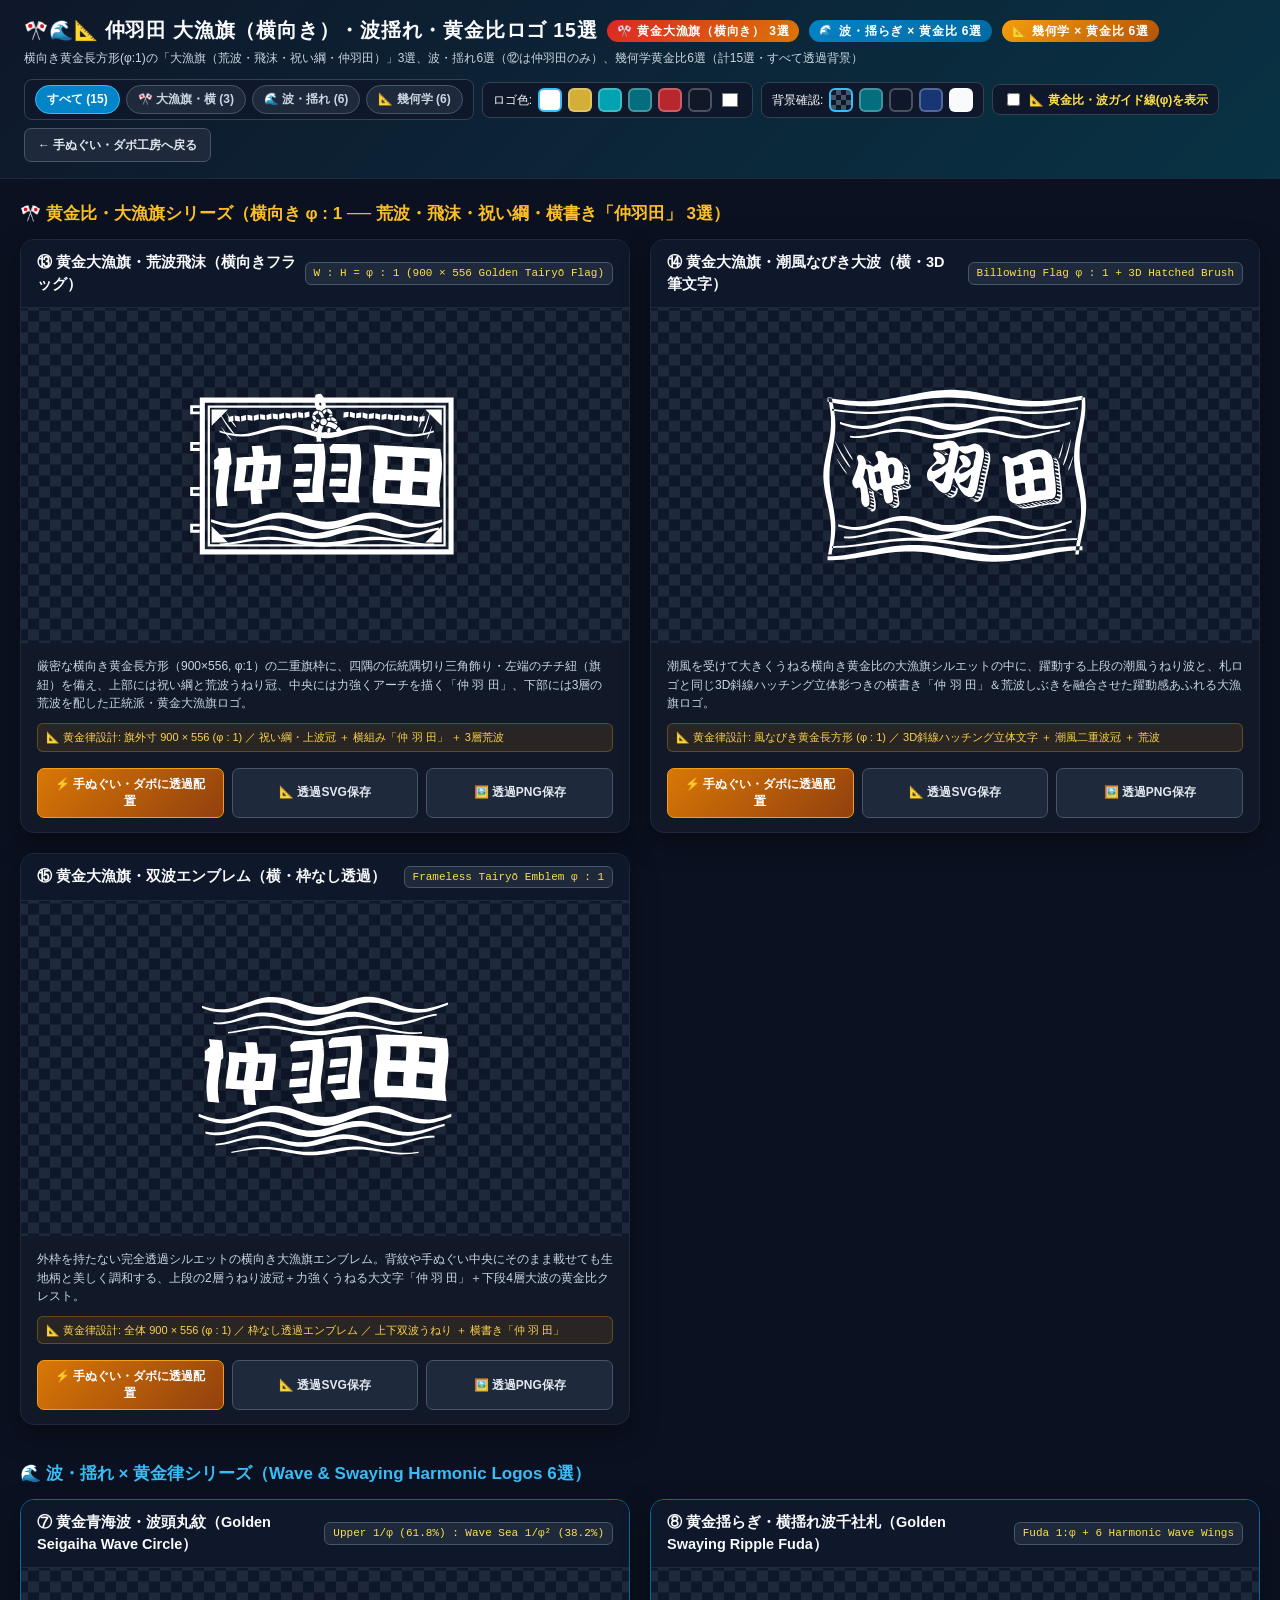
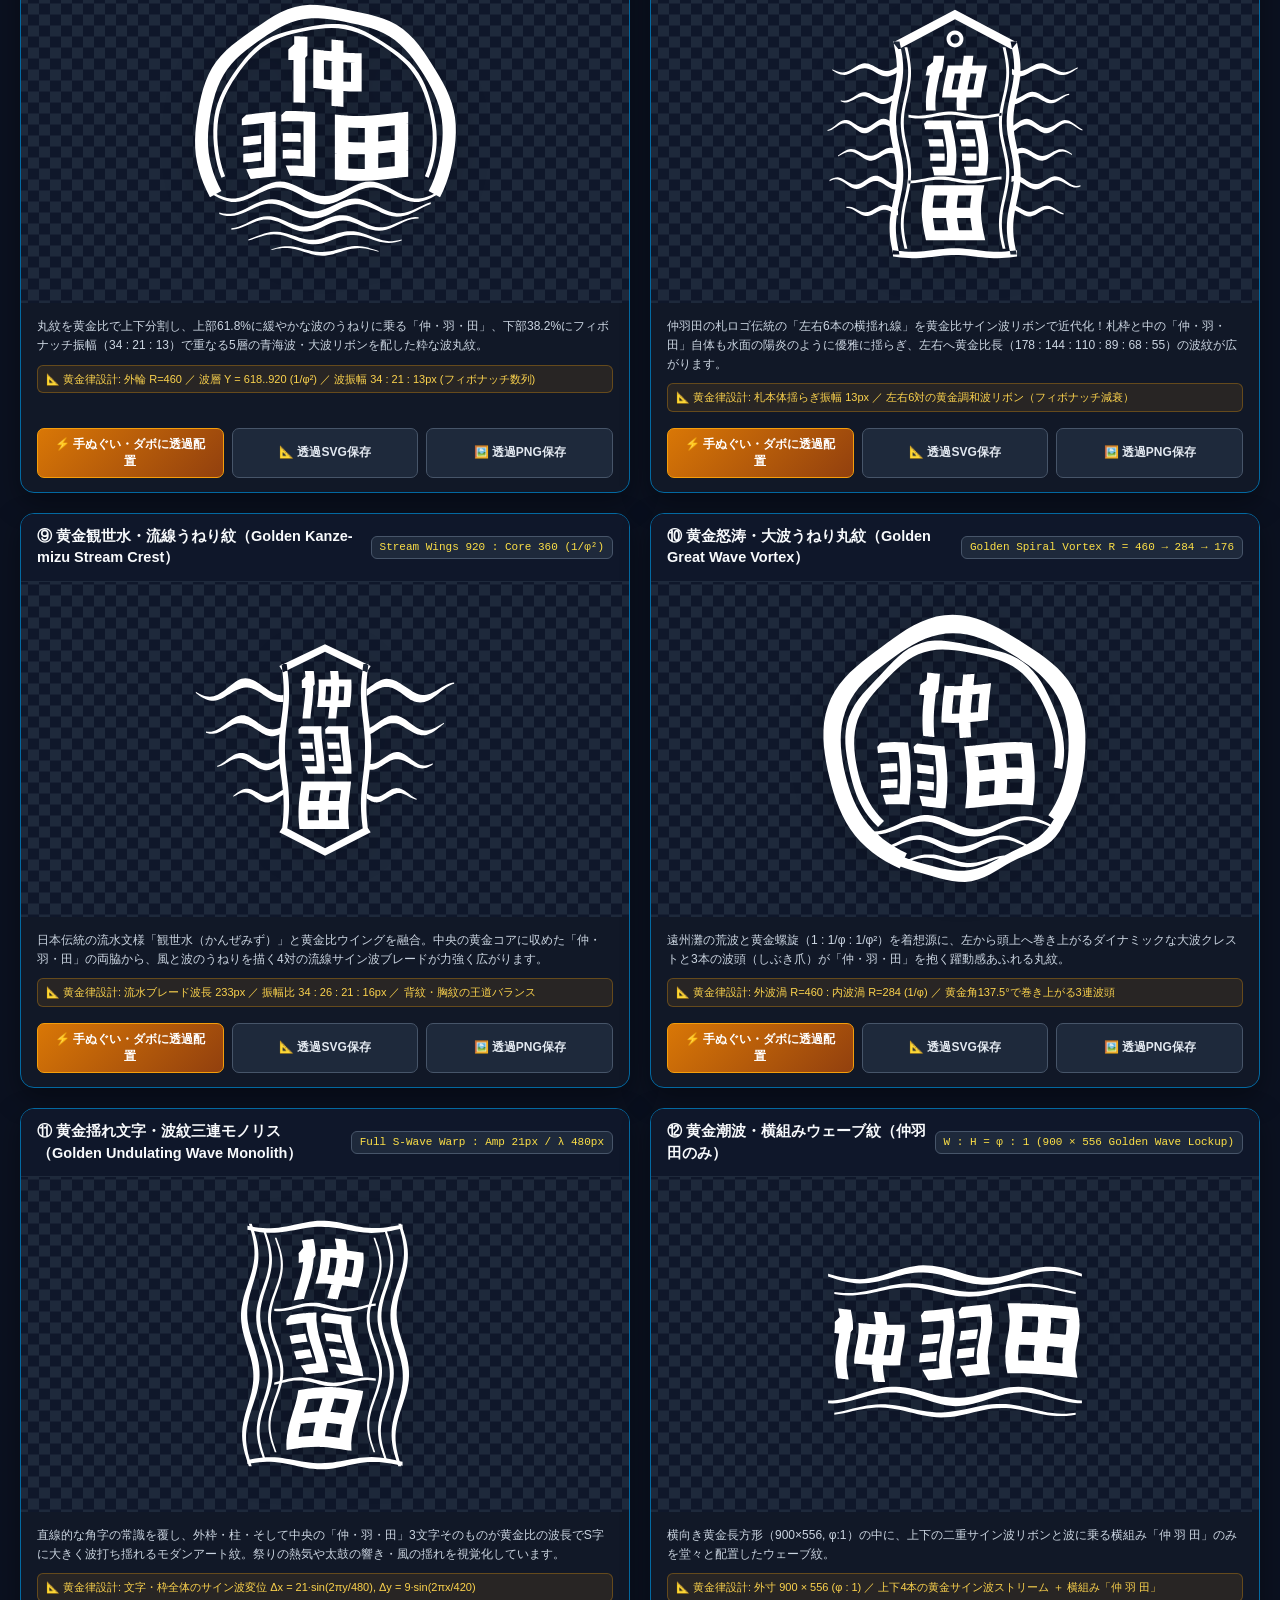
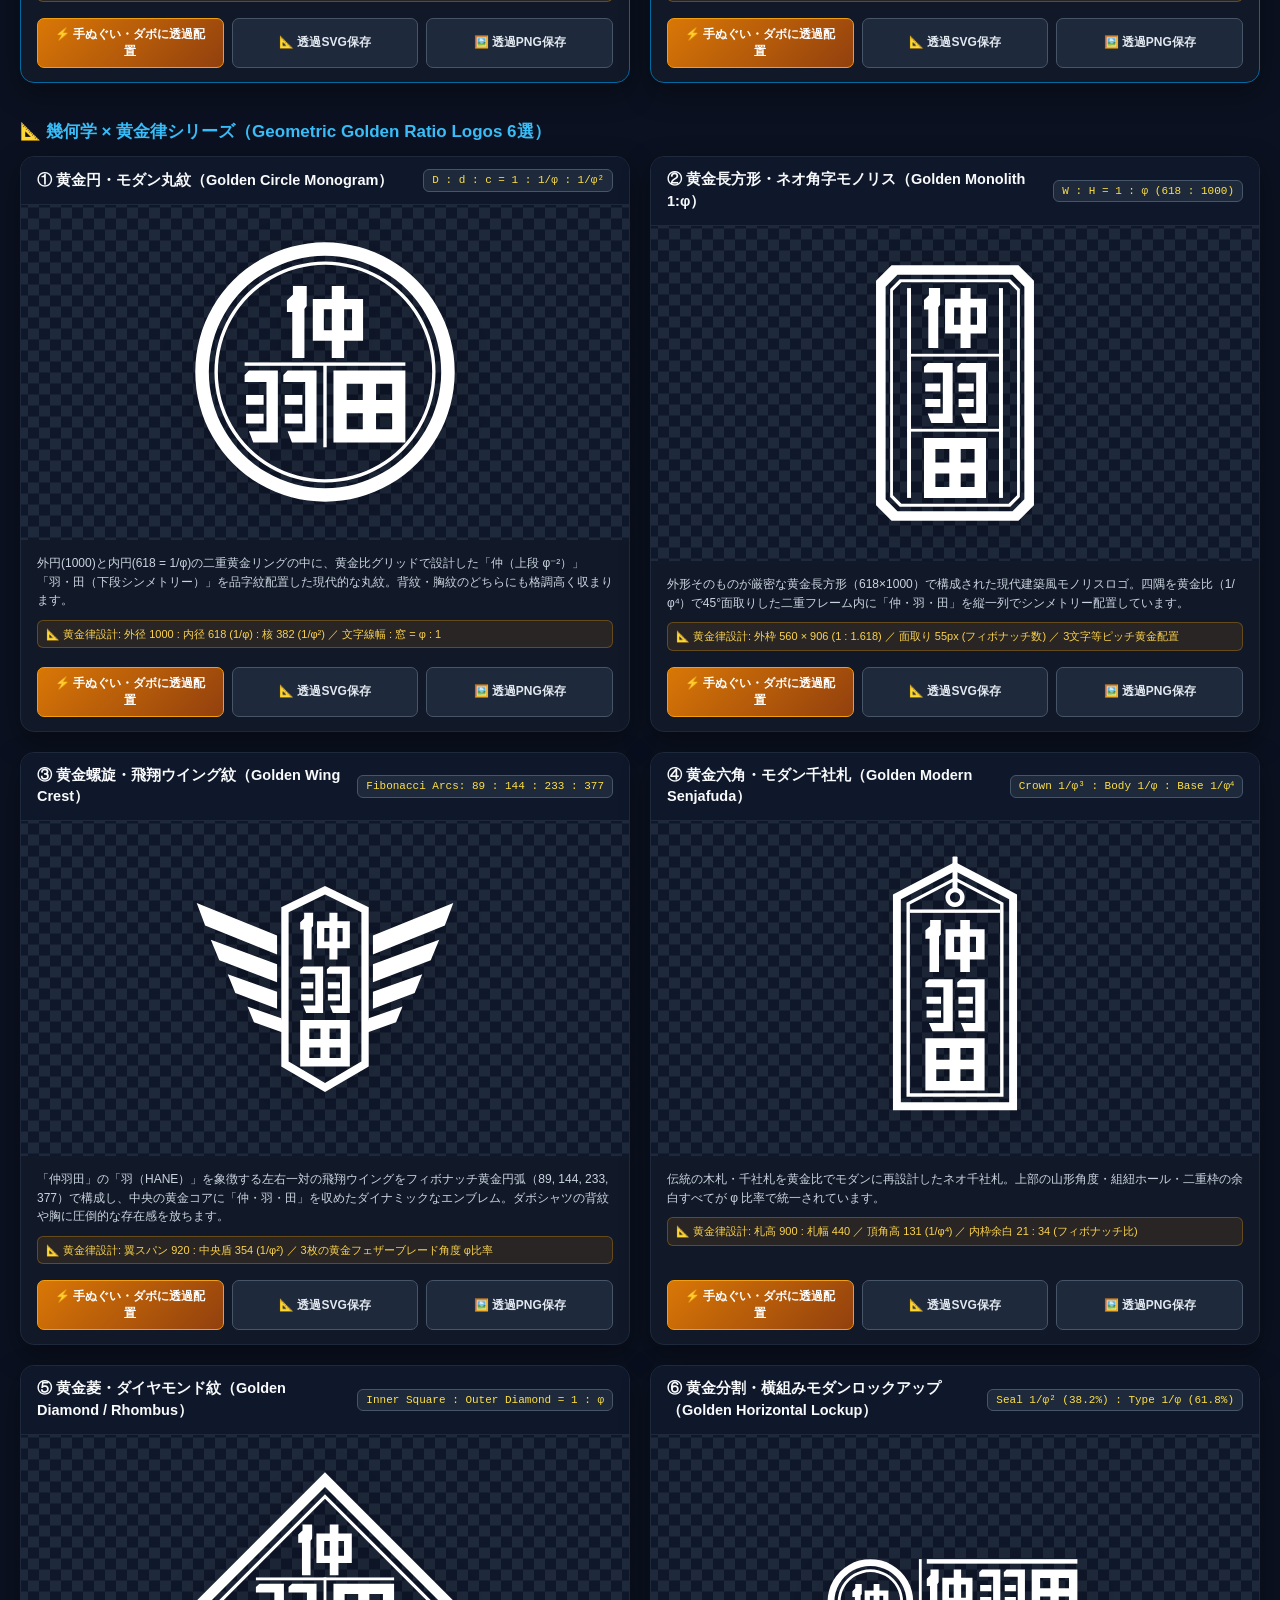
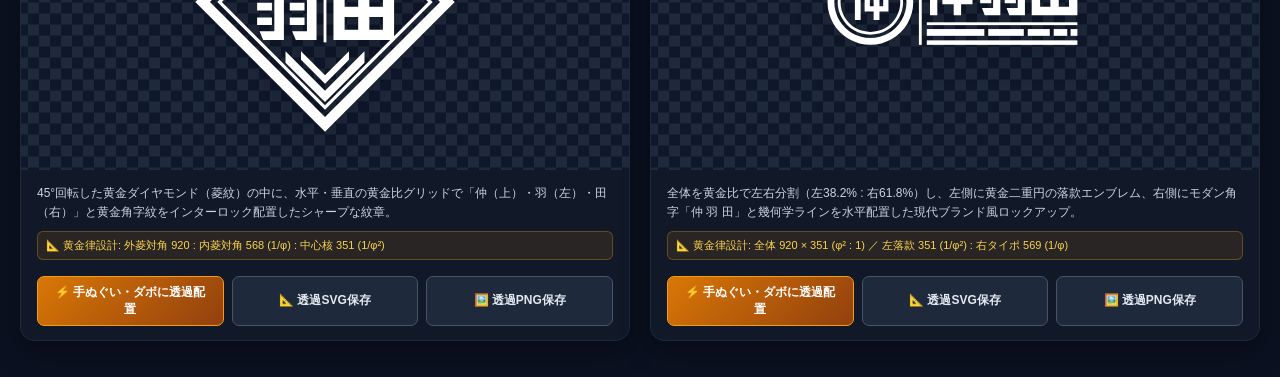
<file: golden_logos.html>
<!doctype html>
<html lang="ja">
<head>
<meta charset="utf-8">
<meta name="viewport" content="width=device-width,initial-scale=1">
<title>仲羽田 大漁旗（横向き）・波揺れ・黄金比ロゴ 15選（Tairyo Flag, Wave & Golden Ratio Logo Collection）</title>
<style>
:root{
  --bg:#0b1120;
  --card:#111827;
  --line:#1e293b;
  --fg:#f8fafc;
  --muted:#94a3b8;
  --gold:#d4af37;
  --teal:#00a3af;
  --nando:#046e7e;
}
*{box-sizing:border-box}
body{
  margin:0;
  font-family:"Hiragino Kaku Gothic ProN","Yu Gothic UI","Meiryo",sans-serif;
  background:var(--bg);
  color:var(--fg);
  line-height:1.5;
}
header{
  padding:16px 24px;
  background:linear-gradient(135deg,#0f172a 0%,#083344 100%);
  border-bottom:1px solid #1e293b;
  display:flex;
  justify-content:space-between;
  align-items:center;
  flex-wrap:wrap;
  gap:12px;
  position:sticky;
  top:0;
  z-index:50;
}
.title-wrap h1{
  margin:0;
  font-size:19.5px;
  letter-spacing:0.04em;
  display:flex;
  align-items:center;
  gap:10px;
  flex-wrap:wrap;
}
.phi-badge{
  background:linear-gradient(135deg,#f59e0b,#b45309);
  color:#fff;
  font-size:12px;
  padding:2px 10px;
  border-radius:999px;
  font-weight:800;
}
.manga-badge{
  background:linear-gradient(135deg,#e11d48,#be123c);
  color:#fff;
  font-size:12px;
  padding:2px 10px;
  border-radius:999px;
  font-weight:800;
}
.wave-badge{
  background:linear-gradient(135deg,#0284c7,#0369a1);
  color:#fff;
  font-size:12px;
  padding:2px 10px;
  border-radius:999px;
  font-weight:800;
}
.title-wrap p{
  margin:4px 0 0;
  font-size:12px;
  color:#cbd5e1;
}
.controls{
  display:flex;
  align-items:center;
  gap:8px;
  flex-wrap:wrap;
}
.ctrl-group{
  display:flex;
  align-items:center;
  gap:6px;
  background:#0f172a;
  padding:5px 10px;
  border-radius:8px;
  border:1px solid #334155;
  font-size:12px;
}
.cat-btn{
  background:#1e293b;
  color:#cbd5e1;
  border:1px solid #475569;
  padding:5px 11px;
  border-radius:999px;
  font-size:12px;
  font-weight:700;
  cursor:pointer;
}
.cat-btn.active{
  background:#0284c7;
  color:#fff;
  border-color:#38bdf8;
}
.sw-btn{
  width:24px;
  height:24px;
  border-radius:6px;
  border:2px solid rgba(255,255,255,0.25);
  cursor:pointer;
}
.sw-btn:hover,.sw-btn.active{
  border-color:#38bdf8;
}
.btn{
  background:#0284c7;
  color:#fff;
  border:1px solid #0369a1;
  padding:7px 13px;
  border-radius:7px;
  font-size:12px;
  font-weight:700;
  cursor:pointer;
  text-decoration:none;
  display:inline-flex;
  align-items:center;
  gap:5px;
}
.btn:hover{background:#0369a1}
.btn.gold{background:linear-gradient(135deg,#d97706,#92400e);border-color:#f59e0b}
.btn.ghost{background:#1e293b;border-color:#475569;color:#e2e8f0}
.sec-banner{
  max-width:1400px;
  margin:22px auto 6px;
  padding:0 20px;
  display:flex;
  align-items:center;
  justify-content:space-between;
  gap:10px;
}
.sec-banner h2{
  margin:0;
  font-size:17px;
  color:#38bdf8;
  display:flex;
  align-items:center;
  gap:8px;
}
.grid{
  max-width:1400px;
  margin:12px auto 36px;
  padding:0 20px;
  display:grid;
  grid-template-columns:repeat(auto-fit,minmax(410px,1fr));
  gap:20px;
}
.card{
  background:var(--card);
  border:1px solid #1e293b;
  border-radius:14px;
  overflow:hidden;
  display:flex;
  flex-direction:column;
  box-shadow:0 10px 28px rgba(0,0,0,0.35);
}
.card.manga-card{
  border-color:#e11d48;
}
.card.wave-card{
  border-color:#0369a1;
}
.card-head{
  padding:12px 16px;
  background:#0f172a;
  border-bottom:1px solid #1e293b;
  display:flex;
  justify-content:space-between;
  align-items:center;
  gap:8px;
}
.card-head h3{
  margin:0;
  font-size:14.5px;
  color:#f8fafc;
}
.card-head .ratio-tag{
  font-size:11px;
  font-family:monospace;
  background:#1e293b;
  color:#fde047;
  padding:2px 8px;
  border-radius:6px;
  border:1px solid #475569;
  white-space:nowrap;
}
.stage{
  position:relative;
  height:335px;
  display:flex;
  align-items:center;
  justify-content:center;
  padding:22px;
  background:var(--stage-bg,#046e7e);
  background-image:radial-gradient(rgba(255,255,255,0.06) 1px, transparent 0);
  background-size:20px 20px;
}
.stage.checker-bg{
  background:repeating-conic-gradient(#1e293b 0% 25%, #0f172a 0% 50%) 50% / 22px 22px !important;
}
.stage svg{
  max-width:100%;
  max-height:100%;
  width:auto;
  height:282px;
  filter:drop-shadow(0 6px 16px rgba(0,0,0,0.28));
}
.guide-layer{
  pointer-events:none;
}
body.hide-guides .guide-layer{
  opacity:0 !important;
}
.card-body{
  padding:14px 16px;
  display:flex;
  flex-direction:column;
  gap:10px;
  flex:1;
}
.desc{
  margin:0;
  font-size:12px;
  color:#cbd5e1;
  line-height:1.55;
}
.math-note{
  font-size:11px;
  color:#fcd34d;
  background:rgba(245,158,11,0.1);
  border:1px solid rgba(245,158,11,0.3);
  border-radius:6px;
  padding:5px 8px;
}
.card-actions{
  display:flex;
  gap:8px;
  flex-wrap:wrap;
  margin-top:auto;
  padding-top:6px;
}
.card-actions .btn{
  flex:1;
  justify-content:center;
}
.toast{
  position:fixed;
  bottom:20px;
  right:20px;
  background:#0284c7;
  color:#fff;
  padding:10px 18px;
  border-radius:10px;
  font-weight:700;
  font-size:13px;
  box-shadow:0 8px 24px rgba(0,0,0,0.4);
  display:none;
  z-index:100;
}
</style>
</head>
<body>
<header>
  <div class="title-wrap">
    <h1>
      <span>🎌🌊📐 仲羽田 大漁旗（横向き）・波揺れ・黄金比ロゴ 15選</span>
      <span class="phi-badge" style="background:linear-gradient(135deg,#dc2626,#d97706)">🎌 黄金大漁旗（横向き） 3選</span>
      <span class="wave-badge">🌊 波・揺らぎ × 黄金比 6選</span>
      <span class="phi-badge">📐 幾何学 × 黄金比 6選</span>
    </h1>
    <p>横向き黄金長方形(φ:1)の「大漁旗（荒波・飛沫・祝い綱・仲羽田）」3選、波・揺れ6選（⑫は仲羽田のみ）、幾何学黄金比6選（計15選・すべて透過背景）</p>
  </div>
  <div class="controls">
    <div class="ctrl-group" id="catFilterBar">
      <button type="button" class="cat-btn active" data-cat="all">すべて (15)</button>
      <button type="button" class="cat-btn" data-cat="tairyo">🎌 大漁旗・横 (3)</button>
      <button type="button" class="cat-btn" data-cat="wave">🌊 波・揺れ (6)</button>
      <button type="button" class="cat-btn" data-cat="geo">📐 幾何学 (6)</button>
    </div>
    <div class="ctrl-group">
      <span>ロゴ色:</span>
      <button type="button" class="sw-btn active" data-fg="#ffffff" style="background:#ffffff" title="白 (#FFFFFF)"></button>
      <button type="button" class="sw-btn" data-fg="#d4af37" style="background:#d4af37" title="黄金・羽田金 (#D4AF37)"></button>
      <button type="button" class="sw-btn" data-fg="#00a3af" style="background:#00a3af" title="浅葱 (#00A3AF)"></button>
      <button type="button" class="sw-btn" data-fg="#046e7e" style="background:#046e7e" title="羽田納戸 (#046E7E)"></button>
      <button type="button" class="sw-btn" data-fg="#b7282e" style="background:#b7282e" title="茜 (#B7282E)"></button>
      <button type="button" class="sw-btn" data-fg="#111827" style="background:#111827" title="墨黒 (#111827)"></button>
      <input type="color" id="customFgPicker" value="#ffffff" style="width:24px;height:24px;border:none;background:none;cursor:pointer">
    </div>
    <div class="ctrl-group">
      <span>背景確認:</span>
      <button type="button" class="sw-btn active" data-bg="checker" style="background:repeating-conic-gradient(#475569 0% 25%, #0f172a 0% 50%) 50% / 10px 10px" title="透過チェック柄（背景なし確認）"></button>
      <button type="button" class="sw-btn" data-bg="#046e7e" style="background:#046e7e" title="羽田納戸 (#046E7E)"></button>
      <button type="button" class="sw-btn" data-bg="#0f172a" style="background:#0f172a" title="濃紺・墨 (#0F172A)"></button>
      <button type="button" class="sw-btn" data-bg="#183574" style="background:#183574" title="藍 (#183574)"></button>
      <button type="button" class="sw-btn" data-bg="#f8fafc" style="background:#f8fafc" title="白生地 (#F8FAFC)"></button>
    </div>
    <label class="ctrl-group" style="cursor:pointer;font-weight:700;color:#fde047">
      <input type="checkbox" id="toggleGuideChk"> 📐 黄金比・波ガイド線(φ)を表示
    </label>
    <a href="arare_app.html" class="btn ghost">← 手ぬぐい・ダボ工房へ戻る</a>
  </div>
</header>

<div id="tairyoSectionWrap">
  <div class="sec-banner">
    <h2 style="color:#fbbf24">🎌 黄金比・大漁旗シリーズ（横向き φ : 1 ── 荒波・飛沫・祝い綱・横書き「仲羽田」 3選）</h2>
  </div>
  <div class="grid" id="tairyoLogoGrid"></div>
</div>

<div id="mangaSectionWrap" style="display:none">
  <div class="sec-banner">
    <h2 style="color:#fb7185">札タッチ立体シリーズ</h2>
  </div>
  <div class="grid" id="mangaLogoGrid"></div>
</div>

<div id="waveSectionWrap">
  <div class="sec-banner">
    <h2>🌊 波・揺れ × 黄金律シリーズ（Wave &amp; Swaying Harmonic Logos 6選）</h2>
  </div>
  <div class="grid" id="waveLogoGrid"></div>
</div>

<div id="geoSectionWrap">
  <div class="sec-banner">
    <h2>📐 幾何学 × 黄金律シリーズ（Geometric Golden Ratio Logos 6選）</h2>
  </div>
  <div class="grid" id="geoLogoGrid"></div>
</div>

<div class="toast" id="toast"></div>

<script>
const PHI = (1 + Math.sqrt(5)) / 2; // 1.6180339887...

// 矩形やポリゴンを細分化して「波・揺れ（Sinusoidal Wave Warp）」を変形適用可能な汎用ヘルパー
function makeWarpedRectBuilder(x0, y0, w, h, warpFn){
  const mapPt = (u, v) => {
    const px = x0 + u * w;
    const py = y0 + v * h;
    if(!warpFn) return [px, py];
    return warpFn(px, py, u, v);
  };
  const poly = (ptsUV, segs = 10) => {
    const out = [];
    for(let i = 0; i < ptsUV.length; i++){
      const a = ptsUV[i], b = ptsUV[(i + 1) % ptsUV.length];
      for(let s = 0; s < segs; s++){
        const t = s / segs;
        out.push(mapPt(a[0] + (b[0] - a[0]) * t, a[1] + (b[1] - a[1]) * t));
      }
    }
    return 'M' + out.map(p => `${p[0].toFixed(1)},${p[1].toFixed(1)}`).join('L') + 'Z';
  };
  const rect = (u0, v0, uw, vh, segs = 10) => poly([[u0, v0], [u0 + uw, v0], [u0 + uw, v0 + vh], [u0, v0 + vh]], segs);
  return { poly, rect };
}

function glyphNakaPath(x0, y0, w, h, warpFn){
  const { poly, rect } = makeWarpedRectBuilder(x0, y0, w, h, warpFn);
  const s = 0.162, cx0 = 0.34, cx1 = 1.00, cy0 = 0.18, cy1 = 0.76, cs = 0.145, midX = (cx0 + cx1) * 0.5 - s * 0.5;
  let d = poly([[0.08,0.0],[0.26,0.0],[0.26,0.28],[0.23,0.32],[0.23,1.0],[0.07,1.0],[0.07,0.36],[0.0,0.36],[0.0,0.20],[0.08,0.12]], warpFn ? 8 : 1);
  d += rect(cx0, cy0, cx1 - cx0, cs, warpFn ? 8 : 1);
  d += rect(cx0, cy1 - cs, cx1 - cx0, cs, warpFn ? 8 : 1);
  d += rect(cx0, cy0, cs, cy1 - cy0, warpFn ? 8 : 1);
  d += rect(cx1 - cs, cy0, cs, cy1 - cy0, warpFn ? 8 : 1);
  d += rect(midX, 0.0, s, 1.0, warpFn ? 10 : 1);
  return d;
}

function glyphHanePath(x0, y0, w, h, warpFn){
  const { poly, rect } = makeWarpedRectBuilder(x0, y0, w, h, warpFn);
  const s = 0.158, wWing = 0.462;
  let d = '';
  for(const off of [0.0, 0.538]){
    d += poly([[off + 0.06, 0.0], [off + wWing, 0.0], [off + wWing, s], [off, s], [off, 0.06]], warpFn ? 6 : 1);
    d += poly([[off + wWing - s, 0.0], [off + wWing, 0.0], [off + wWing, 1.0], [off + 0.12, 1.0], [off + 0.06, 1.0 - s], [off + wWing - s, 1.0 - s]], warpFn ? 8 : 1);
    d += rect(off + 0.02, 0.34, wWing - s - 0.06, s * 0.85, warpFn ? 6 : 1);
    d += rect(off + 0.02, 0.60, wWing - s - 0.06, s * 0.85, warpFn ? 6 : 1);
  }
  return d;
}

function glyphTaPath(x0, y0, w, h, warpFn){
  const { rect } = makeWarpedRectBuilder(x0, y0, w, h, warpFn);
  const s = 0.184, m = 0.5 - s * 0.5;
  let d = '';
  d += rect(0, 0, 1, s, warpFn ? 8 : 1);
  d += rect(0, 1 - s, 1, s, warpFn ? 8 : 1);
  d += rect(0, 0, s, 1, warpFn ? 8 : 1);
  d += rect(1 - s, 0, s, 1, warpFn ? 8 : 1);
  d += rect(m, 0, s, 1, warpFn ? 8 : 1);
  d += rect(0, m, 1, s, warpFn ? 8 : 1);
  return d;
}

// 🌊 水平方向の黄金サイン波リボン（両端テーパー対応）
function waveRibbonH(x0, x1, yMid, amp, cycles, phaseRad, thStart, thMid, thEnd, steps = 48){
  const topPts = [], botPts = [];
  for(let i = 0; i <= steps; i++){
    const t = i / steps;
    const x = x0 + (x1 - x0) * t;
    const ang = t * cycles * Math.PI * 2 + phaseRad;
    const y = yMid + amp * Math.sin(ang);
    const th = (t < 0.5)
      ? (thStart + (thMid - thStart) * (t * 2))
      : (thMid + (thEnd - thMid) * ((t - 0.5) * 2));
    const half = Math.max(1.2, th * 0.5);
    topPts.push(`${x.toFixed(1)},${(y - half).toFixed(1)}`);
    botPts.push(`${x.toFixed(1)},${(y + half).toFixed(1)}`);
  }
  botPts.reverse();
  return `M${topPts.join('L')}L${botPts.join('L')}Z`;
}

// 🌊 垂直方向の黄金サイン波ピラー（上下テーパー対応）
function waveRibbonV(y0, y1, xMid, amp, cycles, phaseRad, thStart, thMid, thEnd, steps = 48){
  const leftPts = [], rightPts = [];
  for(let i = 0; i <= steps; i++){
    const t = i / steps;
    const y = y0 + (y1 - y0) * t;
    const ang = t * cycles * Math.PI * 2 + phaseRad;
    const x = xMid + amp * Math.sin(ang);
    const th = (t < 0.5)
      ? (thStart + (thMid - thStart) * (t * 2))
      : (thMid + (thEnd - thMid) * ((t - 0.5) * 2));
    const half = Math.max(1.2, th * 0.5);
    leftPts.push(`${(x - half).toFixed(1)},${y.toFixed(1)}`);
    rightPts.push(`${(x + half).toFixed(1)},${y.toFixed(1)}`);
  }
  rightPts.reverse();
  return `M${leftPts.join('L')}L${rightPts.join('L')}Z`;
}

// 🌊 円弧に沿って波打つ黄金リング・クレスト弧
function waveArcBand(cx, cy, rOuter, rInner, deg0, deg1, waveAmp, waveCycles, phaseRad = 0, steps = 64){
  const outPts = [], inPts = [];
  for(let i = 0; i <= steps; i++){
    const t = i / steps;
    const deg = deg0 + (deg1 - deg0) * t;
    const rad = (deg * Math.PI) / 180;
    const env = Math.sin(t * Math.PI); // 両端で滑らかに収束
    const wOff = waveAmp * env * Math.sin(t * waveCycles * Math.PI * 2 + phaseRad);
    const ro = rOuter + wOff;
    const ri = rInner + wOff * 0.65;
    outPts.push(`${(cx + Math.cos(rad) * ro).toFixed(1)},${(cy + Math.sin(rad) * ro).toFixed(1)}`);
    inPts.push(`${(cx + Math.cos(rad) * ri).toFixed(1)},${(cy + Math.sin(rad) * ri).toFixed(1)}`);
  }
  inPts.reverse();
  return `M${outPts.join('L')}L${inPts.join('L')}Z`;
}

const FUDA_LOGO_PATH_D = "M219.94 207.12 C227.4 212 220.42 224.74 211.21 221.83 C210.28 221.54 209.41 221.04 208.69 220.38 C203.29 215.46 208.01 207.44 214.42 206.09 C216.31 205.68 218.32 206.06 219.94 207.12 Z M210.44 37.37 C213.93 38.79 218.61 46.81 219.98 50.38 C218.12 52.61 214.16 53.02 211.64 54.37 C206.94 56.37 208.78 55.54 206.09 52.88 C205.12 53.67 206.12 55.28 205.29 56.14 C202.54 56.69 199.5 55.98 196.7 56.09 C190.22 56.93 193.23 52.45 193.55 48.3 C193.54 45.4 194.2 41.48 196.74 39.75 C201.14 38.89 205.99 37.76 210.44 37.37 Z M222.28 54.34 C223.96 57.11 223.43 60.5 224.27 63.45 C224.88 68.96 228.42 76.23 224.77 81.18 C220.61 82.69 216.73 84.81 214.16 88.58 C212.79 91.16 205.78 84.08 199.83 86.04 C195.82 87.39 190.18 61.8 192.37 59.51 C196.23 58.78 200.39 59.66 204.3 59.56 C206.5 59.27 206.38 62.16 206.72 63.59 C205.76 66.56 205.99 70.11 206.89 73.04 C208.34 74.63 209.68 77.85 211.27 79.15 C212.24 77.57 211.46 75.25 211.98 73.48 C213.36 70.26 212.02 66.3 210.29 63.43 C209.75 61.85 207.61 59.18 210.2 58.43 C214.03 57.07 217.79 54.91 221.76 54.06 L222.28 54.34 Z M231.63 83.14 C239.08 84.08 243.74 89.99 245.88 96.75 C245.84 98.64 238.59 98.13 237.34 97.45 C236.1 93.64 230.08 93.39 230.33 91.05 C230.57 89.14 228.64 82.98 231.63 83.14 Z M227.64 84 C228.34 86.08 227.89 89.04 228.02 91.27 C227.8 91.9 226.68 92.45 226.17 92.81 C222.71 94.23 224.12 100.43 219.44 97.57 C218.37 95.59 217.08 93.56 215.9 91.63 C217.79 87.4 223.07 83.86 227.64 84 Z M203.11 88.83 L203.7 89.15 L203.98 89.62 C203.48 92.04 202.72 94.69 201.8 96.98 C198.63 97.19 196.29 99.54 194.46 101.88 C191.8 101.82 188.72 100.5 186.23 99.65 C184.97 98.61 187.64 95.48 188.41 94.59 C191.7 89.96 197.82 88.98 203.11 88.83 Z M243.83 100.01 C247.02 99.49 245.73 103.53 245.05 105.22 C241.92 105.62 237.93 106.18 234.71 106.57 L234.55 106.47 C236.13 99.87 237.74 99.87 243.83 100.01 Z M207.59 90.02 C215.15 92.67 218.23 100.71 220.3 107.81 C218.89 109.42 215.33 109.18 213.33 109.97 C210.71 108.26 210.88 104.06 208.29 102.2 C206.93 100.73 204.59 99.29 204.21 97.23 C204.99 94.94 205.24 91.64 206.98 89.89 L207.59 90.02 Z M239.2 109.15 C240.06 110.18 239.66 112.05 239.86 113.29 C239.8 114.68 240.98 117.61 238.87 117.93 C231.82 120.07 231.99 118.82 228.71 112.91 C229.62 111.11 237.16 109.02 239.2 109.15 Z M186.29 102.12 C188.45 102.74 191.34 103.17 193.19 104.47 C193.65 111.58 200.77 108.73 195.07 116.09 C194.27 117.04 193.83 118.94 192.51 119.25 C188.56 116.73 185.85 111.84 185.34 107.18 C185.34 106.06 184.22 101.63 186.29 102.12 Z M243.27 108.45 C249.32 109.24 255.29 112.28 257.96 118.03 C257.74 119.11 255.77 119.25 254.95 119.7 C247.28 122.91 252.57 118.64 242.47 117.8 C242.51 116.19 240.32 107.47 243.27 108.45 Z M200.33 113.45 C202.41 114.57 205.09 115.1 206.96 116.51 C207.01 117.86 206.27 119.32 206.13 120.65 C206.03 121.67 206.44 123.12 205.63 123.95 C202.12 123.63 198.03 122.56 195.23 120.31 C196.09 118.67 198.36 113.19 200.33 113.45 Z M259.56 120.92 C260.25 122.94 260.54 126.13 259.28 127.94 C256.64 126.79 253.98 125.15 251.38 123.87 L251.3 123.59 C253.55 122.16 256.68 121.27 259.29 120.65 L259.56 120.92 Z M188.73 120.41 C191.23 122.63 194.89 123.34 197.4 125.3 C197.21 126.68 192.42 128.38 191.08 128.53 C188.91 127.45 186.52 125.56 184.75 123.85 C185.27 122.37 186.87 121.24 188.08 120.27 L188.73 120.41 Z M220.42 111.91 C233.86 113.92 230.49 134.39 217.23 131.91 C204.68 129.77 207.61 110.2 220.42 111.91 Z M347.36 137.81 L347.37 137.81 C347.7 138.59 348.43 139.57 348.82 140.32 L357.34 143 C356.91 142.57 355.35 141.02 354.93 140.62 L354.93 140.64 C352.74 139 349.78 138.11 347.16 137.39 L347.36 137.81 Z M233.82 122.5 C238.51 122.79 242.92 123.38 247.05 125.91 C252.87 127.47 258.48 130.19 261.69 135.55 C259.75 138.89 256.69 142.04 253.93 144.83 C248.43 142.15 243.62 137.02 237.03 137.37 C235.29 136.89 233.77 135.74 232 135.37 C229.83 134.45 226.7 136.08 225.03 134.05 L225.09 133.61 C229.46 130.66 231.28 127.74 232.19 122.57 C232.67 122.46 233.33 122.35 233.82 122.5 Z M183.96 126.38 C193.17 131.05 187.34 132.71 192.4 139.17 C191.16 141.84 189.39 144.54 187.29 146.59 C183.63 144.54 181.17 139.51 181.08 135.39 C181.58 132.53 181.18 128.32 183.34 126.23 L183.96 126.38 Z M199.82 141.18 C200.84 143.33 199.82 145.95 199.45 148.16 C198.54 152.11 192.31 148.94 189.92 147.96 L189.85 147.64 C191.14 145.53 192.35 142.61 194.52 141.34 C196.18 141.8 198.22 140.77 199.82 141.18 Z M265.42 137.88 C267.81 139.61 268.75 142.81 270.66 144.96 C272.36 146.6 274.77 147.78 275.77 150 L275.7 150.23 C271.05 151.02 266.9 152.68 263.11 155.56 C261.87 155.07 261.08 153.14 260.08 152.28 C258.77 151.06 256.97 150 256.02 148.45 C256.34 146.87 263.95 137.34 265.42 137.88 Z M352.07 147.25 C352.64 149.07 353.57 150.89 354.21 152.69 L354.22 152.69 L354.39 153.18 L365.49 156.67 C364.73 154.52 363.39 152.53 362.46 150.5 L352.06 147.23 L352.07 147.25 Z M206.92 130.84 C210.07 134.44 214.7 135.36 219.11 135.67 C219 137.73 216.62 139.15 216.21 141.26 C215.8 143.58 215.69 146 214.09 147.93 C212.46 150.67 214.5 154.06 213.01 156.88 C208.86 157.5 204.17 157.34 200.04 156.86 C198.71 154.75 198.92 151.89 200.02 149.7 C201.39 145.52 199.91 140.44 203.46 137.14 C204.09 136.05 204.68 134.86 205.2 133.73 C205.61 132.82 205.17 130.48 206.62 130.61 L206.92 130.84 Z M238.15 140.46 C241.06 141.1 239.38 145.56 239.64 147.71 C239.52 151.46 237.42 155.3 234.74 157.82 C232.78 156.57 231 153.8 229.77 151.84 C232.45 146.79 228.9 143.04 231.68 142.18 C233.78 141.56 235.88 139.96 238.15 140.46 Z M227.17 152.71 C231.28 157.46 236.71 160.95 226.74 162.3 C224.11 162.88 217.96 163.66 218.47 159.46 C218.59 157.53 217.92 154.69 219.52 153.25 C222.05 153.68 224.86 153.63 227.17 152.71 Z M357.38 160.02 C358.19 162.15 359.44 164.1 360.35 166.18 L371.78 169.77 C371.42 167.55 369.85 165.66 368.88 163.63 L357.38 160.02 Z M278.09 153.59 C285.28 155.42 284.71 161.61 281.24 166.79 C277.67 171.55 267.17 175.61 263.03 169.8 C257.92 161.07 270.3 153.25 278.09 153.59 Z M283.12 171.51 C283.31 172.97 283.83 174.51 284.62 175.75 C283.16 174.92 281.51 174.07 279.86 173.74 C281.02 172.98 282.23 172.02 283.05 170.89 L283.12 171.51 Z M295.9 159.82 C301.16 160.84 302.35 161.98 302.95 167.3 C304.09 171.4 300.68 174.7 297.12 176.04 C284.09 176.29 283.73 161.29 295.9 159.82 Z M362.28 172.72 C363.02 174.39 364.38 177.02 364.96 178.73 L377.2 182.59 C376.02 180.71 375.15 178.68 374.58 176.54 L362.27 172.68 L362.28 172.72 Z M200.07 160.23 C210.72 160.3 210.3 158.6 211.29 170.52 C209.99 174.54 213.94 178.48 212.2 182.41 C209.44 182.3 206.5 181.36 203.61 181.6 C202.12 182.09 200.77 183.18 199.09 182.86 L198.71 182.62 C197.38 179.95 198.86 177.07 198.23 174.29 C196.28 170.47 196.81 166.2 196.81 162.01 C196.23 159.91 198.71 160.24 200.07 160.23 Z M276.64 176.3 C279.68 176.33 282.08 178.51 283.84 180.8 C285.24 185.27 284.28 187.85 280.59 190.7 C274.99 195.72 268.47 189.49 268.25 183.36 C269 179.25 272.27 175.86 276.64 176.3 Z M367.67 185.69 C368.2 186.81 368.59 188.07 369.07 189.2 L369.06 189.2 C369.41 189.81 369.82 190.8 370.06 191.46 L382.28 195.3 C381.5 193.34 380.67 191.3 379.86 189.32 L367.61 185.46 L367.67 185.69 Z M202.85 187.42 C229.32 187.43 207.09 213.9 193.41 201.85 C186.82 195.02 195.83 187.72 202.85 187.42 Z M372.48 198.11 C373.36 200.05 374.43 202.14 375.13 204.17 L387.45 208.05 C386.65 206.04 385.73 203.8 384.59 201.92 L372.48 198.11 Z M204.16 208.22 C203.37 209.52 202.41 210.89 202.18 212.43 C201.77 210.54 200.52 208.92 198.89 207.9 C200.59 208.3 202.67 208.35 204.34 207.87 L204.16 208.22 Z M377.87 210.93 C378.51 213.02 379.5 215.04 380.48 216.98 L392.8 220.85 C392.03 218.81 390.78 216.86 390.14 214.79 L377.87 210.93 Z M194.98 209.6 C206.77 213.22 198.19 230.03 187.46 224.95 C179.23 219.51 186.8 208.54 194.98 209.6 Z M383.07 223.79 C383.87 225.46 384.48 227.39 385.15 229.11 L385.14 229.11 C385.19 229.21 385.27 229.48 385.31 229.58 L397.88 233.47 C396.78 231.68 396.41 229.45 395.55 227.57 L383.02 223.66 L383.07 223.79 Z M387.92 236.23 C388.14 238.44 390.01 240.14 390.66 242.23 L402.97 245.97 C402.68 243.95 401.16 242.02 400.51 240.1 L387.92 236.23 Z M330.96 234.83 C332.91 235.5 334.95 238.59 332.78 240.11 C329.8 241.06 326.52 241.23 323.6 242.48 C314.63 246.03 305.66 249.81 296.94 254.03 C295.44 254.36 294.62 252.82 294.93 251.52 C295.84 250.22 297.43 249.77 298.86 249.31 C302.27 247.38 306.02 245.62 309.7 244.16 C316.63 240.99 323.39 236.1 330.96 234.83 Z M393.25 248.82 C394.25 250.69 394.81 252.83 395.79 254.71 L408.66 258.54 L408.65 258.47 L408.64 258.47 C407.93 256.54 406.61 254.48 405.8 252.61 L393.25 248.82 Z M335.37 246.32 C339.43 248.89 334.77 251.18 332.05 251.71 C329.58 252.23 327.22 253.23 324.87 254.12 C316.39 256.74 308.35 261.77 299.73 263.79 C292.75 259.86 313.96 255.27 316.36 253.29 C322.79 251.27 328.64 247.12 335.37 246.32 Z M398.84 261.35 C399.46 263.33 400.5 265.25 401.27 267.17 L414.12 271.07 L413.94 270.64 L413.95 270.64 C413.42 269.23 412.48 267.11 411.84 265.71 L411.84 265.71 C411.79 265.59 411.69 265.32 411.65 265.19 L398.84 261.35 Z M403.61 273.68 C403.91 274.27 404.23 274.97 404.49 275.57 L404.48 275.57 C405.11 276.82 405.83 278.24 406.19 279.59 L419.2 283.49 C418.3 281.74 417.49 279.57 416.96 277.7 L403.61 273.68 Z M184.18 265.34 C186.4 266.65 190.55 265.46 191.45 268.45 C190.71 270.38 189.77 272.44 189.64 274.55 C188.06 277.81 188.86 283.04 185.17 284.8 C182.39 284.98 180.24 284.76 179.56 281.63 C179.98 276.65 182.15 271.89 182.14 266.79 C182.52 266.41 183.3 265.68 183.7 265.33 L184.18 265.34 Z M209.51 263.82 L213.17 263.92 C217.78 267.86 213.52 274.03 211.54 278.32 C209.72 281.72 206.53 287.52 202.21 283.53 C201.92 282.92 202.18 282.13 202.55 281.61 C203.34 278.74 203.88 275.66 204.34 272.71 C205.71 269.35 205.14 264.96 209.51 263.82 Z M328.37 189.31 C319.81 189.12 312.15 193.94 304.3 196.74 C298.91 194.36 290.95 192.97 287.35 199.07 C288.39 205.32 293.24 202.25 284.06 207.65 C279.72 209.88 275.27 212.25 270.81 214.35 C265.29 216.12 258.83 218.34 267.67 222.32 L270.79 222.32 C277.23 220.25 283.34 217.11 289.56 214.24 C291.36 213.25 293.94 212.89 294.67 215.33 C293.87 217.55 289.57 218.83 287.5 219.83 C282.73 221.95 278.19 225.36 273.03 226.58 C270.04 228.09 271.3 230.08 273.54 231.56 C275.95 231.95 278.47 231.53 280.77 230.67 C285.19 230.96 295.4 220.25 298.03 225.89 C294.85 229.98 288.64 231.38 284.23 234.02 C279.59 237.22 273.52 238.25 268.99 241.33 C268.17 247.38 275.93 244.53 278.96 246.2 C276.06 250.81 282.37 251.61 283.35 257.78 C284.52 262.83 286.72 267.64 287.29 272.84 C288.96 280.3 293.81 293.89 302.68 284.28 C302.66 282.14 302.58 278.63 302.35 276.55 C301.65 274.48 300.74 271.16 303.41 270.12 C308.23 268.87 313 267.1 317.39 264.81 C323.7 263.01 329.71 260.03 335.9 258.07 C341.15 254.58 342.88 263.34 337.98 264.61 C334.4 265.64 330.42 266.41 326.89 267.57 C325.29 268.58 318.29 266.8 318.76 269.67 C320.71 271.53 323.89 270.79 326.36 271.08 L328.53 271.14 L329.95 271.95 C334.48 272.21 339.99 271.79 344.58 272.06 C345.39 272.27 346.13 271.53 346.84 271.25 C348.76 271.18 350.6 270.61 352.25 269.68 C355.72 267.29 357.8 263.01 355.62 259.07 C355.67 257.68 355.22 256.15 354.66 254.87 C351.53 247.57 348.78 231.88 342.35 227.9 C332.24 222.9 321.72 230.91 312.25 234.06 C304.71 237.08 293.62 246.35 286.05 246.12 C276.35 243.67 292.3 240.66 294.4 238.07 C307.82 232.5 320.87 225.52 335.04 222.44 C338.64 221.45 342.53 221.2 346.18 220.59 C352.84 217.64 347.18 212.48 342.42 211.91 C332.07 212.01 322.27 216.22 312.75 219.83 C306.62 215.87 322.4 212.51 324.93 211.29 C328.24 209.38 340.15 210.1 338 204.18 C332.05 199.21 323.26 203.38 316.83 205.4 C314.03 205.97 309.35 210.57 307.47 206.69 C309.84 202.83 320.2 200.34 324.62 198.92 C328.41 197.3 341.55 198.04 336.16 191.08 C335.15 190.59 333.5 189.78 332.48 189.31 L328.37 189.31 Z M408.64 286.08 C409.74 287.94 409.88 289.93 410.69 291.8 L424.46 295.89 C423.76 293.98 423.07 291.96 422.11 290.11 L408.64 286.08 Z M413.52 298.76 C413.8 300.58 414.87 302.37 415.61 304.07 L429.71 308.2 C428.8 306.32 427.63 304.41 427.11 302.39 L413.39 298.34 L413.52 298.76 Z M251.93 300.76 C251.91 300.95 251.84 301.49 251.8 301.67 L251.79 301.68 C251.43 303.46 250.82 305.58 250.73 307.42 L259.34 318.3 C260.11 316.32 259.96 314.08 260.94 312.13 L251.93 300.76 Z M169.62 230.33 C164.48 232 166.45 236.61 165.5 240.65 C160.4 249.85 151.96 256.36 144.96 263.95 C142.78 268.07 141.79 274.85 146.24 277.86 C152.9 277.17 152.65 279.08 150.69 284.65 C149.63 292.21 142.96 299.34 145.49 307.12 C146.88 313.52 155.55 312.39 156.54 306.4 C159.56 301.29 160.25 295.17 161.13 289.41 C163.7 282.16 164.52 273.97 163.19 266.3 C164.62 263.8 167.15 261.96 168.37 259.28 C169.57 257.73 171.89 252.26 173.76 255.79 C173.68 263.92 169.94 271.48 168.08 279.23 C168.07 279.72 167.7 285.77 168.23 285.98 C169.31 290.21 173.08 296.07 178.05 293.59 C180.63 293.4 185.78 295.64 183.54 298.79 C182.52 304.49 175.84 319.51 185.58 320.33 C189.53 321.01 192.75 319.08 194 315.29 C195.12 310.97 196.64 306.78 197.21 302.34 C198.41 299.27 198.08 295.41 202.65 296.75 C204.2 297.54 206.31 297.55 207.98 297.97 C209.55 298.58 211.11 300.05 212.91 299.61 C215.44 300.18 219.34 301.18 221.07 298.69 C223.19 296.18 218.7 293.02 221.2 290.63 C231.31 279.5 232.41 257.8 214.98 253.55 C210.49 254.36 209.3 251.2 210.77 247.46 C210.1 241.36 205.41 236.31 199.19 236.2 C194.25 236.96 195.14 241.86 195.92 245.46 C195.77 247.89 195.46 250.64 194.69 252.97 C193.27 256.73 188.14 255.06 185.27 256.68 C182.98 255.61 182.3 252.85 180.41 251.38 C178.76 250.32 176.11 250.39 175.38 248.32 C178.77 242.14 177.92 231.53 169.62 230.33 Z M418.18 310.7 L418.3 311 L418.31 311 L418.5 311.46 L418.49 311.46 C418.66 311.82 418.93 312.49 419.1 312.85 L419.09 312.85 C419.6 313.86 420.22 315.15 420.49 316.23 L434.25 320.21 C432.84 318.54 432.89 316.34 431.88 314.51 L418.09 310.5 L418.18 310.7 Z M248.89 315.05 C248.62 317.06 247.83 319.09 247.76 321.14 L256.89 332.65 C257.8 330.58 257.96 328.21 258.07 325.94 L249.01 314.52 L248.89 315.05 Z M423.18 323.25 C423.82 324.96 424.94 326.67 425.61 328.37 L439.13 332.21 C438.27 330.4 437.77 328.43 436.95 326.62 L422.89 322.6 L423.18 323.25 Z M342.19 323.55 C344.12 324.41 346.96 332.16 343.81 333.02 C341.57 333.68 335.26 339.06 333.95 336.03 C333.93 333.05 330.46 330.9 330.76 328.32 C333.21 325.84 337.3 325.58 340.13 323.53 C340.64 323.53 341.68 323.53 342.19 323.55 Z M428.44 335.04 C428.88 336.82 430.05 338.51 430.49 340.32 L444.09 344.11 C443.18 342.42 442.14 340.36 441.73 338.53 L428.36 334.77 L428.44 335.04 Z M246.16 328.34 C245.39 330.42 245.64 332.8 244.85 334.89 L254.02 346.47 C255.21 344.52 254.54 341.98 255.3 339.89 L246.16 328.34 Z M433.06 346.88 C433.97 348.57 434.54 350.46 435.41 352.18 L448.57 355.76 C447.46 354.04 447.04 352.12 446.39 350.27 L432.88 346.56 L433.06 346.88 Z M243.32 342.21 C243.12 344.48 243.21 347.06 242.4 349.24 L251.47 360.67 C251.59 358.41 252.52 356.19 252.62 353.96 L243.32 342.21 Z M364.72 282.37 L356.09 282.38 C345.2 285.42 335.55 291.92 326.38 298.45 C321.05 302.21 316.56 307.88 310.13 309.86 C306.6 306.21 313.51 301.9 316.51 300.45 C317.42 300.25 318.48 299.91 319.14 299.21 C322.91 296.87 328.36 296.26 327.4 290.46 C324.52 287.44 323.73 287.59 319.78 287.72 C313.32 287.16 303.74 289.86 309.12 297.8 C306.22 303.73 300.66 308.8 300.02 315.69 C301.33 321.03 307.48 321.31 311.81 319.66 C317.3 317.55 322.23 313.65 326.93 310.21 C328.01 308.34 330.21 307.66 332.08 306.79 C335.33 304.41 338.22 306.99 338.75 310.46 C336.29 313.69 331.34 314.61 328.14 317.11 C323.45 319.16 319.09 322.53 314.01 323.61 C307.74 324.24 304.76 327.8 310.91 332.05 C313.01 332.98 315.58 332.4 317.63 333.21 C319.22 336.03 320.23 339.16 321.02 342.28 C322.08 345.68 318.25 346.75 315.98 348.11 C313.41 348.93 310.11 349.71 309.3 352.7 C314.6 365.54 335.74 349.15 344.3 346.95 C347.31 344.72 350.23 343.47 351.09 348.35 C352.08 351.39 353.34 354.36 354.31 357.36 C357.65 364.14 367.67 361.38 368.73 354.39 C369.47 349.42 365.89 345.36 365.61 340.55 C364.54 336.33 375.09 335.41 378.01 335.36 C380.46 334.1 383.5 334.57 386.05 333.75 C394.45 329.82 390.38 323.27 382.83 322.49 C376.46 320.38 369.71 322.83 363.72 324.97 C359.09 326.27 358.59 320.78 357.22 317.66 C360.75 312.19 369.05 313.85 374.18 311.02 C377.85 309.95 378.36 305.53 375.3 303.4 C370.66 300.3 363.83 301.43 358.69 302.66 C357.04 303.68 354.52 304.36 352.86 303.06 C351.79 301.57 348.17 298.75 350.82 297.28 C355.97 293.84 362.53 293.97 368.38 292.74 C376.03 289.57 371.23 282.21 364.72 282.37 Z M438.01 358.39 C438.95 360.2 440.14 361.99 440.59 363.95 L453.54 367.39 C453.09 366.77 452.65 366.01 452.43 365.31 L452.44 365.31 L452.3 364.91 L452.29 364.91 C452.25 364.82 452.08 364.51 452.02 364.42 L452.01 364.42 C451.57 363.72 451.38 362.7 451.2 361.94 L438.01 358.39 Z M240.73 356.38 C240.59 356.8 240.36 357.4 240.32 357.86 L240.33 357.86 L240.25 358.39 L240.24 358.39 C239.97 359.79 239.69 361.31 239.28 362.67 L248.56 374.24 C248.64 372.07 249.35 369.99 249.98 367.95 L240.73 356.38 Z M172.46 341.61 C182.76 354.95 193.74 339.42 198.03 345.32 C198.19 348.49 196.2 351.2 196.51 354.37 C193.8 358.2 193.87 363.43 192.42 367.66 C186.77 373.29 179.32 377.1 171.61 378.73 C165.86 377.34 171.2 370.61 174.38 369.14 C177.63 367.04 180.77 369.95 184.16 369.46 C194.54 364.56 186.03 351.56 177.98 349.12 C162.48 348.16 178.57 360.46 175.49 364.96 C173.1 367.14 170.03 368.6 167.95 371.19 C165.97 372.93 165.2 376.68 162.41 377.18 C160.62 374.79 165.12 364.02 166.15 360.94 C166.71 357.04 167.87 353.17 168.9 349.41 C169.05 347.93 169.42 346.41 170.01 345.06 C170.34 343.9 170.28 341.51 171.88 341.33 L172.46 341.61 Z M442.86 370 C443.82 371.68 444 373.62 444.79 375.32 L458.43 378.86 C457.49 377.12 456.54 375.29 456 373.45 L442.86 370 Z M237.85 369.99 C237.28 371.96 236.62 374.11 236.32 376.13 L245.85 387.9 C245.88 386.77 246.25 385.45 246.68 384.41 L246.66 384.41 C246.95 383.6 247.34 382.62 247.32 381.75 L237.85 369.99 Z M147.17 373.8 C149.71 376 144.69 386.02 144.18 389.24 C142.55 395.79 135.39 391.36 132.19 388.58 C131.37 387.97 129.68 387.44 130.1 386.11 C132.45 384.02 135.66 383.09 138.31 381.39 C139.82 379.99 141.54 378.88 143.25 377.72 C144.79 376.77 145.46 374.61 146.99 373.75 L147.17 373.8 Z M447.38 381.38 C448.27 382.97 448.89 384.93 449.27 386.62 L463.11 390.1 C462.42 388.36 461.36 386.63 460.88 384.83 L447.38 381.38 Z M235.29 383.86 C234.91 385.93 234.48 388.02 234.14 390.1 L234.15 390.1 L234.08 390.36 L242.93 401.33 C242.93 399.29 244.07 397.36 244.66 395.46 L235.29 383.86 Z M187.68 381.57 C189.21 382.59 187.46 384.52 187.47 385.9 C186.66 389.39 185.74 392.77 184.48 396.07 C183.82 398.29 183.45 401.59 180.86 402.3 C176.46 400.72 171.86 398.16 169.09 394.28 C169.21 392.01 175.12 392.16 177.01 390.64 C181.21 388.52 184.12 384.65 187.16 381.38 L187.68 381.57 Z M371.33 382.26 C377.11 384.9 383.61 385.74 389.1 388.91 L389.19 389.43 L388.92 389.93 C377.04 390.04 368.5 399.97 357.98 403.78 C355.6 402.77 363.96 391.92 365 389.77 C367.07 387.32 366.99 381.32 371.33 382.26 Z M451.67 392.56 C452.18 394.32 453.25 396.12 454.05 397.84 L467.54 401.12 C467.05 399.42 466.6 397.59 465.58 396 L451.67 392.56 Z M232.31 397.21 C231.54 399.33 231.7 401.71 231.28 403.91 L240.37 415.08 C240.78 413.02 241.09 410.91 241.86 408.99 L232.31 397.21 Z M152.37 325.19 C146.45 327.42 139.66 328.19 133.27 327.75 C129.84 329.61 130.42 330.13 130.23 333.72 C129.87 337.12 133.95 338.05 136.26 339.34 C140.38 339.52 145.17 339.7 149.09 338.52 C151.73 337.99 155.09 335.09 157.2 337.95 C158.17 341.77 155.29 345.79 154.51 349.51 C153.89 353.15 153.38 357.1 151.67 360.38 C145.23 365.57 137.58 369.66 129.7 372.12 C124.62 373.41 124.76 367.94 127.73 365.54 C131.07 362.22 135.84 359.14 140.38 361.97 C144.19 363.89 149 359.07 148.73 355.14 C148.18 348.57 141.98 343.61 136.07 341.53 C132.65 341.4 129.41 342.07 129.87 346.36 C131.17 349.6 134.27 351.99 134.52 355.69 C126.33 364.86 114.57 368.5 118.6 384.34 C121.52 390.66 125.09 384.95 127.78 391.8 C132.51 401.02 144.66 416.68 153.71 402.86 C155.65 399.89 155.34 395.8 157.57 392.95 C157.99 390.27 158.48 387.28 159.95 384.9 C161.49 384.4 161.7 386.01 161.82 387.14 C165.25 396.22 169.42 405.53 176.16 412.74 C194.06 427.95 197.32 401.25 200.32 388.91 C201.63 386.29 201.75 383.15 202.66 380.43 C203.08 377.22 204.73 374.36 205.15 371.19 C207.55 365.39 207.89 358.9 210.38 353.14 C210.21 351.07 211.12 343.62 210.18 341.77 C207.28 335.67 201.13 330.98 194.17 331.88 C189.84 333.68 185.07 334.71 180.45 335.37 C177.56 334.9 174.85 333.98 172.23 336.02 C166.26 330.98 169.83 328.57 160.17 325.16 C158.33 325.11 154.64 324.99 152.8 324.94 L152.37 325.19 Z M456.1 403.6 C457.12 405.18 457.75 407.03 458.18 408.73 L471.67 411.91 C471.29 410.26 470.76 408.43 469.8 406.89 L456.1 403.6 Z M337.91 405.53 C336.16 407.39 332.66 408.96 334.54 412.09 C335.49 416.98 339.62 417.6 343.91 417.36 C347.65 416.94 349.91 410.37 354.24 412.98 C359.4 413.72 364.31 412.91 368.46 409.66 C372.45 407.3 377.31 405.63 380.98 402.91 C383.32 402.47 385.66 401.58 387.9 400.84 C391.13 400.91 393.98 399.44 396.61 397.76 C398.41 396.82 397.73 394.2 399.42 393.32 C402.96 394.46 406.69 395.58 410.37 395.93 C413.28 395.34 417.06 392.62 415.91 389.31 C414.45 381.35 405.67 378.41 398.83 376.51 C394.71 376.16 390.86 374.66 386.77 374.14 C382.9 372.95 378.55 373.54 374.79 372.12 C371.88 371.45 370.21 368.7 367.51 367.71 C363.02 367.24 357.77 366.98 356.56 372.41 C357.56 381.57 345.02 396.9 339.01 404.04 Z M229.47 410.63 C229.35 411.21 229.01 411.92 229 412.51 L228.99 412.52 C228.96 414.05 228.78 415.71 228.35 417.16 L237.91 428.77 C238.01 426.6 238.78 424.57 239.19 422.5 L229.47 410.63 Z M459.93 416.34 L460.45 419.09 L472.69 422.95 C472.71 421.31 472.72 419.35 472.72 417.73 L459.45 414.22 L459.93 416.34 Z M460.04 424.93 C459.8 426.21 459.27 427.57 459.15 428.88 L459.14 428.88 L459.03 429.75 L471.56 433.7 C472.21 432.07 472.32 430.43 472.32 428.71 L460.05 424.85 L460.04 424.93 Z M226.5 423.75 C226.08 424.84 226.16 426.39 225.86 427.53 L225.88 427.53 C225.72 428.32 225.47 429.2 225.19 429.95 L235.6 442.43 C236.05 440.29 235.66 437.95 236.63 435.98 L226.5 423.75 Z M393.27 418.03 C396.27 417.65 398.07 420.33 400.21 421.94 C405.19 424.35 399.84 426.08 397.39 427.55 C395.09 429.34 392.39 430.56 389.79 431.88 C384.04 434.51 378.47 439.49 371.96 439.62 C368.88 436.99 376.06 430.73 376.61 427.25 C378.86 422.82 383.57 421.6 387.68 419.66 C389.6 419.34 391.2 417.57 393.27 418.03 Z M457.49 435.19 C457.1 436.08 456.34 437.66 455.86 438.52 L455.86 438.52 C455.71 438.79 455.25 439.64 455.1 439.89 L468.79 443.95 C469.33 442.43 469.66 440.7 470.43 439.24 L457.49 435.19 Z M127.16 437.73 C132.46 439.12 142.01 436.76 138.48 445.46 C136.75 448.62 137.91 455.79 132.76 455.16 C130.04 454.48 117.62 456.67 120.99 451.39 C121.38 448.51 122.28 445.54 123.07 442.73 C123.55 440.13 123.62 437.22 127.16 437.73 Z M224.03 437.25 C223.52 439.27 223.46 441.35 222.75 443.37 L233 455.48 C233.7 453.57 233.3 451.2 234.23 449.38 L224.03 437.25 Z M415.86 399.27 C397.35 399.82 380.83 411.35 364.34 418.75 C361.27 420.85 358 422.53 354.7 424.23 C351.56 425.43 345.07 425.96 347.46 430.83 C350.09 433.63 354.09 433.92 357.67 432.96 C360.61 431.25 362.16 432.6 360.6 435.61 C355.95 443.08 360 448.9 367.56 451.64 C383.69 451.39 397.41 440.53 410.37 431.85 C414.36 430.83 416.25 435.81 419.84 436.53 C427.73 439.18 430.04 427.03 424.65 422.88 C420.81 419.37 416.07 416.73 411.19 414.98 C409.92 414.93 408.32 414.05 408.44 412.61 C409.27 411.18 411.75 411.77 413.14 411.32 C415.96 410.04 419.59 410.89 422.16 409.04 C424.65 407.88 425.04 404.26 423.59 402.15 C421.55 399.89 418.3 400.48 415.86 399.27 Z M160.07 437.82 C161.26 437.85 164.05 437.93 165.26 437.97 C166.08 438.55 167.06 439.2 168.09 439.2 C170.05 439.93 171.91 442.11 171.6 444.3 C171.53 446.14 171.75 448.7 170.92 450.4 C169.34 453.32 170.52 457.52 167.64 459.79 C164.44 459.82 161.61 457.87 158.63 456.98 C157.77 456.91 156.83 456.73 156.06 456.34 C154.52 455.8 151.38 456.58 151.82 454 C156.69 439.13 145.22 437.44 160.07 437.82 Z M451.16 444.85 C450 446.05 448.16 447.85 446.89 449 L463.05 453.32 C464.36 452.06 465.3 450.48 466.12 448.99 L451.18 444.82 L451.16 444.85 Z M221.37 450.28 C221.17 452.36 220.27 454.28 220.18 456.38 L230.64 468.51 C231.32 466.55 231.63 464.38 231.63 462.27 L221.37 450.28 Z M441.7 453.61 C440 455.06 437.91 456.17 436.04 457.39 L452.52 461.82 C454.23 460.39 456.14 459.13 458.08 457.99 L441.7 453.61 Z M429.02 461.52 C426.83 462.65 424.68 464.14 422.36 465.05 L439.38 469.61 C440.61 468.75 441.96 467.83 443.45 467.45 L443.45 467.43 L443.54 467.41 L443.54 467.42 C443.69 467.38 444.04 467.23 444.19 467.16 L444.19 467.15 C444.75 466.89 445.65 466.42 446.18 466.11 L429.02 461.52 Z M218.55 462.86 C218.36 464.51 218.21 466.32 217.7 467.88 L217.69 467.88 C217.64 468.02 217.58 468.38 217.56 468.54 L217.55 468.54 L217.48 468.95 L228.28 481.19 C228.31 479.18 229.78 477.56 229.57 475.47 L218.55 462.86 Z M414.44 468.96 C413.66 469.3 412.68 469.68 411.88 469.95 L411.88 469.96 C411.4 470.15 410.55 470.31 410.09 470.55 L410.09 470.55 C409.09 471.03 407.55 471.77 406.52 472.14 L423.64 476.71 C426.11 475.54 428.69 474.53 431.18 473.41 L414.47 468.94 L414.44 468.96 Z M220.43 178.32 C214.75 167.52 260.62 149.2 258.45 159.58 C257.82 161.69 259.14 169.67 259.85 171.11 C260.83 173.11 265.17 173.68 265.92 175.38 C266.72 177.2 263.97 181.25 264.33 183.14 C264.66 199.21 282.79 203.03 289.62 188.33 C290.86 185.49 289.8 181.6 288.86 178.82 C292.27 180.77 297.06 182.17 300.75 180.36 L300.75 180.35 C312.37 176.51 311.01 156.87 298.5 155.68 L298.5 155.69 C294.47 154.48 290.29 156.73 287.37 159.38 C287.55 157.8 287.92 157.39 287.33 155.93 L285.97 154.14 L283.59 152.36 C270.33 142.08 283.36 142.79 291.21 139.04 C291.21 139.04 308.73 133.04 312.11 131.65 C339.3 120.42 338.43 136.15 346.73 159.2 L346.74 159.2 C351.92 170.29 355.97 181.73 360.6 193.1 L360.59 193.1 C361.97 196.02 362.63 199.22 364.04 202.15 L364.05 202.15 C368.67 212.98 373.34 223.7 377.2 234.76 L377.2 234.76 C379.23 237.35 378.97 240.71 380.74 243.48 L380.73 243.48 C387.07 256.98 392.9 270.94 398.04 284.85 L398.05 284.85 C400.39 290.77 402.98 296.64 404.88 302.64 L404.89 302.64 C409.48 313.5 413.73 324.41 418.27 335.21 L418.29 335.21 C423.93 348.99 430.34 362.66 435.25 376.49 L435.24 376.49 C437.86 382.58 440.58 388.78 442.59 394.98 L442.6 394.98 L442.84 395.77 L442.83 395.77 C448.39 406.88 452.16 418.91 448.89 431.05 L448.9 431.05 C445.71 439.31 437.6 445.59 429.87 450.32 L429.87 450.33 C424.88 453.6 419.38 456.08 414.04 458.7 L414.04 458.69 C408.71 461.69 402.64 463.29 397.09 465.91 L397.09 465.92 C388.69 468.61 380.41 473.91 371.94 476.25 L371.93 476.26 C369.03 477.07 366.22 478.51 363.19 478.72 L363.19 478.71 C356.27 480.75 348.52 477.76 343.43 473.67 L343.43 473.66 C342.41 472.69 341.49 471.16 340.52 470.16 L340.54 470.15 C338.74 468.14 337.2 465.21 336.05 462.82 L336.03 462.82 C331.15 454.61 327.7 445.49 324.63 436.59 L324.62 436.59 C323.44 433.8 321.84 431.09 321.21 428.19 L321.22 428.19 C321.14 427.98 320.94 427.52 320.84 427.33 L320.83 427.33 C318.64 421.82 315.75 416.52 313.89 410.86 L313.88 410.86 C311.78 404.18 308.32 397.83 306.1 391.16 L306.09 391.16 C306.05 391.04 305.96 390.8 305.9 390.69 L305.91 390.69 C298.65 373.1 291.77 355.43 284.28 338.02 L284.29 338.02 C283.53 336.33 282.42 334.5 282.3 332.63 L282.32 332.63 C277.59 321.92 273.75 311.04 269.32 300.17 L269.31 300.17 C267.72 295.52 265.94 290.89 263.98 286.38 L263.99 286.38 C250.08 251.05 234.53 217.17 220.81 181.75 Z M118.2 465.34 C121.79 467.7 126.12 467.08 129.91 468.55 C133.54 469.42 130.98 471.7 130.44 474 C129.43 477.15 128.9 480.47 128.12 483.67 C127.59 486.38 125.27 487.31 122.73 486.83 C119.62 486.34 115.39 486.96 113.09 484.51 C111.28 481.51 114 476.88 114.68 473.73 C115.74 471.11 115.1 466.35 118.2 465.34 Z M397.05 475.87 C394.61 476.8 392.12 477.94 389.71 478.95 L408.57 484 C409.22 483.69 410.8 483.07 411.45 482.74 L411.45 482.73 C412.41 482.2 414.64 481.07 415.64 480.57 L397.5 475.71 L397.05 475.87 Z M149.58 470.05 C153.24 471.18 157.43 471.02 160.82 472.92 C164.33 472.98 164.53 476.25 162.87 478.64 C161.71 482.93 160.84 487.39 159.09 491.55 C156.43 493.17 151.64 488.97 147.96 489.36 C145.96 488.12 141.69 489.59 142.34 485.93 C143.34 482.23 144.85 478.45 145.65 474.61 C145.71 472.31 146.7 469.4 149.58 470.05 Z M216.1 475.54 C216 476.23 215.8 477.01 215.62 477.68 L215.62 477.68 L215.22 479.22 L215.21 479.22 C215.11 479.7 214.87 480.67 214.75 481.15 L226.15 493.81 C226.34 491.83 226.54 489.7 227.04 487.81 L216.1 475.54 Z M381.53 482.76 C378.8 484.05 375.83 484.94 372.95 485.77 L392.02 490.89 L392.04 490.88 L392.04 490.87 C394.44 489.68 397.14 488.38 399.71 487.62 L381.53 482.76 Z M349.87 488.32 C350.27 488.97 350.82 489.66 351.46 490.12 L351.45 490.12 C352.39 492.37 370.39 496.2 372.64 497.01 C375.99 496.26 379.21 494.64 382.64 494.37 L361.81 488.79 C357.81 489.88 353.77 488.77 349.87 488.32 Z M213.59 487.81 C213.18 489.71 212.91 491.72 212.57 493.63 L223.43 505.41 C223.55 503.8 224.16 502.35 224.34 500.79 L224.34 500.79 C224.31 500.44 224.29 499.93 224.34 499.6 L213.59 487.81 Z M343.79 134.11 C356.45 135.38 363.47 144.51 367.8 155.73 L367.79 155.73 C368.1 156.41 368.54 157.18 368.99 157.78 L369 157.78 C370.98 162.1 373.39 166.3 374.91 170.76 L374.92 170.76 C376.84 176.93 380.13 182.59 382.29 188.7 L382.3 188.7 C387.29 202.95 394.39 216.49 399.36 230.83 L399.37 230.83 C400.48 232.98 401.19 235.39 402.1 237.62 L402.09 237.62 C406.21 246.54 409.84 255.69 414.09 264.61 L414.08 264.61 C420.63 279.39 426.25 294.42 432.89 309.13 L432.9 309.13 C435.28 317.11 438.99 324.5 441.99 332.3 L442 332.3 C443.63 335.22 444 338.64 445.61 341.62 C447.55 345.17 448.65 349.05 449.84 352.82 C452.31 356.95 453.4 361.46 455.35 365.74 C456.76 367.26 456.23 369.25 457.34 370.92 L457.33 370.92 C460.12 375.93 461.95 381.31 464.14 386.5 L464.13 386.5 C465.56 389.15 466.9 391.88 467.78 394.7 L467.77 394.7 C467.87 394.97 468.11 395.55 468.25 395.81 L468.26 395.81 C469.32 397.3 469.69 399.54 470.22 401.15 L470.21 401.15 C471.93 405.01 473.71 408.87 474.67 412.84 L474.68 412.84 C477.29 432.77 471.5 454.71 451.6 465.56 C446.6 468.84 441.18 471.68 435.66 474.13 L435.66 474.11 C432 475.8 428.29 477.38 424.63 479 L424.63 479.01 C413.8 484.67 402.32 489.2 391.04 493.88 L391.04 493.87 C389.88 494.19 388.5 494.68 387.36 495.09 L387.36 495.11 C382.71 497.14 377.68 497.92 372.84 499.59 C366.98 502.29 360.35 500.23 355.82 496.77 L355.81 496.78 C352.91 494.04 343.21 489.61 348 485.09 C358.62 488.98 370.22 484.39 380.56 480.46 L380.56 480.45 C381.78 479.9 386.32 477.73 387.55 477.18 L387.55 477.17 C388.91 476.56 390.45 475.98 391.79 475.32 L391.79 475.31 C395.23 473.84 398.89 472.65 402.28 471.04 L402.28 471.05 C414.26 466.57 425.89 460.98 436.62 454.05 L436.62 454.04 C442.83 449.77 449.12 444.38 453.07 438.18 L453.08 438.19 C455.92 433.59 456.73 428.42 457.73 423.49 L457.71 423.49 C457.8 422.94 457.87 422.16 457.88 421.61 L457.89 421.61 C456.99 414.97 455.88 408.13 452.71 401.82 L452.7 401.83 C452.38 400.23 451.73 398.55 450.86 397.05 L450.88 397.05 C449.27 393.48 448.01 389.79 446.51 386.19 L446.5 386.19 C435.2 354.45 420.8 323.44 408.03 291.94 L408.02 291.94 C406.23 286.33 403.99 280.7 401.61 275.25 L401.6 275.27 C400.2 272.3 399.7 268.94 398.03 266.04 L398.04 266.04 C395.93 260.64 393.4 255.54 391.17 250.2 L391.15 250.2 C387.54 241.8 384.3 233.51 380.91 225.08 L380.9 225.08 C377.15 215.66 373.31 206.18 369.26 196.85 L369.25 196.86 C368.76 195.95 368.4 194.69 368.15 193.7 L368.16 193.7 C367.77 192.09 366.9 190.52 366.29 189 L366.29 189 C366.11 188.52 365.91 187.87 365.7 187.4 L365.68 187.4 C364.09 183.14 362.34 178.64 360.36 174.51 L360.35 174.51 C358.65 169.22 356.75 164.01 354.17 159.01 L354.16 159.01 C351.79 154.14 350.24 148.82 347.94 143.92 L347.93 143.92 C347.67 143.36 347.1 142.36 346.8 141.82 L346.79 141.82 C345.22 139.41 344.18 136.55 342.54 134.19 C342.89 133.99 343.4 134.05 343.79 134.11 Z M116.35 417.88 C113.75 418.1 112.19 420.36 111.79 422.78 C112.05 425.16 113.52 427.45 113.13 429.9 C110.18 439.31 107.28 448.89 104.67 458.52 C102.61 461.86 103.06 465.89 101.38 469.28 C99.79 474.54 98.59 479.97 98.92 485.56 C100.7 492.35 106.96 497.15 113.75 498.21 C120.89 500.12 128.4 501.59 135.82 502.02 C140.03 504.58 145.39 504 150 505.59 C153.62 507.49 157.9 506.98 161.51 508.86 C170.04 510.8 173.5 501.56 175.04 494.81 C177.48 489.4 178.25 483.47 180 477.82 C180.71 472.72 183.16 468.02 183.52 462.82 C186.68 455.83 188.94 446.34 185.22 439.2 C177.4 422.61 157.46 425.29 142.16 424.83 C137.5 424.78 132.83 426.55 128.2 425.74 C123.23 425.99 125.73 419.69 116.35 417.88 Z M211.09 499.76 C210.77 501.31 210.14 503.54 209.78 505.08 L220.44 516.34 C221.24 514.82 221.51 512.94 221.72 511.12 L211.09 499.76 Z M208.34 511.05 C207.96 512.68 207.5 514.56 206.87 516.04 L216.21 526.04 C216.98 524.63 217.57 522.91 218.47 521.64 L208.34 511.05 Z M243.02 250.86 C247.41 261.66 250.4 267.48 246.65 278.88 L246.66 278.88 C246.48 281.16 245.15 283.22 245.02 285.5 L245 285.5 C245.04 287.36 244.39 289.19 243.99 290.93 L244 290.93 C243.98 293.49 242.79 295.7 242.04 298.07 C241.93 301.59 240.84 304.98 240.52 308.47 C238.4 315.61 237.7 323.05 235.7 330.17 L235.68 330.17 C235.49 330.82 235.32 331.57 235.3 332.25 L235.32 332.25 C235.25 333.28 235.17 334.54 234.7 335.46 L234.69 335.46 C234.2 338.05 233.7 340.71 233.12 343.27 C232.57 345.29 233.2 347.73 232.31 349.67 L232.3 349.67 C230.95 353.19 230.73 357.06 229.81 360.69 L229.8 360.69 C229.71 361.73 229.28 362.77 229.02 363.73 L229.03 363.73 C228.07 369.7 226.37 375.54 225.41 381.48 L225.39 381.48 C225.22 388.11 222.76 394.3 221.51 400.66 L221.52 400.66 C221.64 405.13 219.59 409.16 218.84 413.47 L218.85 413.47 C219.07 416.09 217.94 418.41 217.42 420.87 L217.43 420.87 C216.49 424.24 216.02 427.76 215.05 431.11 L214.83 432.06 C215.23 433.26 214.49 434.41 214.42 435.56 L214.43 435.56 C210.32 458.94 206.01 482.26 200.28 504.75 L200.29 504.75 C199.36 509.73 197.92 514.71 195.34 518.71 L195.36 518.71 C193.46 523.16 189.18 526.04 185.55 529.19 L185.55 529.18 C180.07 532.68 173.22 534.41 166.45 534.57 L166.45 534.57 C162.83 535.5 159.25 535.33 155.57 534.44 C150.07 534.33 144.5 533.62 139.22 532.28 L139.21 532.27 C135.17 532.51 131.01 531.87 127.08 530.98 L127.08 530.99 C114.46 529.48 90.87 527.76 82.85 517.46 L82.86 517.45 C72.52 509.23 76.01 489.93 78.09 479.09 L78.08 479.09 C78.07 477.59 78.43 475.87 79.07 474.54 L79.06 474.54 C79.26 471.37 80.25 468.37 80.62 465.2 L80.61 465.2 C81.62 456.67 84.58 448.59 86.14 440.26 L86.13 440.26 C86.85 432.25 90.02 424.69 91 416.72 L90.99 416.72 C92.04 410.36 93.73 404.12 94.9 397.75 L94.91 397.75 C96.11 393.65 95.61 388.86 97.72 385.16 C98.35 381.38 98.5 377.37 99.72 373.8 L99.71 373.8 C100.5 369.5 101.25 365.12 102.12 360.86 L102.14 360.85 C102.62 358.21 102.74 355.31 103.59 352.79 C103.6 352.61 103.3 349.11 103.34 349.12 C106.83 339.86 106.88 329.67 110.15 320.21 L110.16 320.21 C110.54 315.12 112.41 310.26 113.4 305.26 L113.39 305.26 C113.76 302.79 114.8 300.55 115.12 298.08 L115.11 298.08 C118.23 281.77 121.98 265.64 124.97 249.25 C126.44 245.88 125.02 241.68 126.93 238.5 C126.62 234.05 128.8 229.86 129.03 225.43 L129.02 225.43 C128.93 223.49 129.7 221.62 129.9 219.75 L129.89 219.75 C130.22 214.89 131.57 210.2 132.05 205.4 L132.04 205.4 C132.13 203.41 132.56 201.39 133.25 199.47 C136.12 191.47 135.06 180.24 143.16 175.31 L143.17 175.32 C146.45 172.54 150.27 170.73 154.56 170.6 L154.56 170.59 C154.56 170.59 158.88 170.57 161.04 170.82 C163.09 170.97 171.32 170.99 171.32 170.99 L179.25 171.3 L181.92 171.35 L192.09 170.84 L193.39 170.63 L193.75 170.64 L194.09 170.75 L194.29 170.88 L194.53 171.14 L194.64 171.35 L194.94 172.53 L195.17 173.33 L195.88 175.17 L195.92 175.66 L195.92 176.34 L195.72 178.68 L195.67 179.69 L195.69 180.52 L195.77 181.34 L196.01 182.46 L196.39 183.48 L196.72 184.08 L197.23 184.65 L197.4 184.96 L197.46 185.19 L197.46 185.43 L197.39 185.77 L197.22 186.09 L196.97 186.34 L195.77 186.95 L195 187.38 L194.11 187.95 L193.31 188.54 L192.65 189.08 L192.08 189.6 L191.54 190.15 L191.03 190.73 L190.5 191.42 L190.07 192.06 L189.69 192.74 L189.36 193.45 L189.08 194.18 L188.89 194.88 L188.74 195.64 L188.66 196.34 L188.65 196.96 L188.68 197.5 L188.74 198.1 L188.84 198.66 L189 199.25 L189.18 199.79 L189.68 200.91 L190.06 201.58 L190.45 202.16 L190.9 202.74 L191.45 203.37 L192.14 204.01 L193.45 205 L193.61 205.16 L193.74 205.36 L193.82 205.58 L193.87 205.81 L193.85 206.16 L193.73 206.49 L193.6 206.68 L193.43 206.85 L193.13 207.03 L192.9 207.09 L192.02 207.21 L191.21 207.38 L190.44 207.58 L189.67 207.85 L188.91 208.17 L188.11 208.56 L187.41 208.98 L186.68 209.46 L186.05 209.95 L185.45 210.47 L184.83 211.07 L184.3 211.66 L183.81 212.26 L183.36 212.9 L182.95 213.55 L182.59 214.24 L182.25 214.96 L181.98 215.7 L181.76 216.44 L181.59 217.21 L181.48 217.96 L181.44 218.68 L181.45 219.45 L181.52 220.18 L181.66 220.96 L181.86 221.65 L182.11 222.34 L182.41 223.02 L182.78 223.67 L183.21 224.31 L183.7 224.92 L184.18 225.44 L184.66 225.9 L185.2 226.36 L185.78 226.79 L186.27 227.11 L186.95 227.42 L187.64 227.69 L188.31 227.91 L189.07 228.1 L189.77 228.23 L190.54 228.32 L191.29 228.36 L192.04 228.35 L192.78 228.29 L193.51 228.17 L194.22 228.01 L194.93 227.8 L196.15 227.31 L196.78 226.99 L197.38 226.64 L198.49 225.84 L199.02 225.39 L199.57 224.87 L200.09 224.3 L200.59 223.7 L201.04 223.07 L201.49 222.36 L201.85 221.69 L202.14 221.07 L202.42 220.37 L202.7 219.54 L202.82 219.34 L203.05 219.07 L203.25 218.94 L203.58 218.82 L203.82 218.8 L204.05 218.82 L204.28 218.89 L204.49 219.01 L204.67 219.16 L204.82 219.34 L205.37 220.29 L205.85 220.95 L206.52 221.71 L207.21 222.37 L207.8 222.83 L208.44 223.26 L209.12 223.64 L209.75 223.93 L210.59 224.22 L211.61 224.48 L212.52 224.64 L213.45 224.71 L214.43 224.71 L215.33 224.63 L216.26 224.46 L217.19 224.21 L217.98 223.93 L218.75 223.58 L219.55 223.15 L220.25 222.7 L220.96 222.16 L221.64 221.57 L222.27 220.93 L222.86 220.26 L223.44 219.46 L223.98 218.61 L224.46 217.67 L224.84 216.77 L225.12 215.92 L225.33 215.06 L225.48 214.1 L225.56 213.01 L225.61 212.79 L225.71 212.57 L225.92 212.29 L226.2 212.09 L226.42 212 L226.65 211.96 L227 211.98 L227.32 212.1 L227.52 212.23 L227.68 212.39 L227.81 212.59 L234.07 227.55 L234.49 228.02 L234.9 228.58 L235.26 229.21 L235.6 229.92 L236.24 231.59 L237.82 236.34 L238.81 238.69 L238.94 239.14 Z M204.55 521.05 C203.75 522.42 203.16 524.11 202.18 525.4 L210.3 534.76 C211.29 533.65 212.6 532.15 213.33 530.86 L204.55 521.05 Z M198.43 529.33 C197.96 529.82 197.14 530.57 196.59 530.99 L196.59 530.98 C196.01 531.4 195.27 532.15 194.73 532.64 L202.63 541.95 C203.79 540.78 205.17 539.8 206.32 538.64 L198.43 529.33 Z M84.1 529.75 C83.78 530.11 83.46 530.71 83.29 531.14 C85.06 536.86 87.94 542.32 94.07 544.79 C95.21 545.79 96.62 546.52 98.2 546.39 L84.15 529.71 L84.1 529.75 Z M190.05 535.89 C188.61 536.8 186.84 537.44 185.29 538.16 L193.77 547.99 C195.32 547.09 197.15 546.71 198.55 545.84 L190.05 535.89 Z M179.23 539.93 C177.36 540.29 175.57 541.12 173.61 541.24 L182.33 551.45 C183.6 551.11 186.54 550.35 187.84 549.97 L179.23 539.93 Z M108.5 549.54 C111.27 549.52 113.86 550.54 116.52 550.99 L102.36 534.2 C100.44 534.07 98.53 533.26 96.69 532.86 L96.69 532.86 C95.83 532.73 94.73 532.48 93.91 532.21 L108.5 549.54 Z M125.02 551.99 C127.02 552.05 130.13 552.26 132.12 552.34 L119.48 537.38 C118.86 537.3 118.04 537.14 117.44 536.98 L117.44 536.99 C115.64 536.27 113.52 536.52 111.65 536.15 L125.02 551.99 Z M140.56 553.29 C143.02 553.58 145.51 554.2 148.03 554.07 L135.45 539.2 C133 539.03 130.34 538.77 127.93 538.31 L140.56 553.29 Z M175.69 553.56 L176.01 552.94 L166.68 541.97 C164.64 542.36 162.28 542.4 160.19 542.3 L170.8 554.81 C171.7 554.74 173.58 554.3 174.45 554.05 Z M155.81 554.22 C158.2 554.07 160.68 554.93 163.1 554.8 L151.55 541.19 C149.2 541.03 146.45 541.21 144.17 540.47 L155.81 554.22 Z M176.53 556.07 C173.45 556.93 168.16 557.46 164.98 557.37 L164.98 557.36 C157.97 556.09 150.29 557.33 143.31 555.82 C136.33 554.51 128.86 555.16 121.93 553.7 C115.18 553.14 108.4 551.93 102.1 549.32 C99.22 548.52 96.1 548.86 93.81 546.5 L93.81 546.51 C86.85 544.63 75.16 525.22 88.88 527.11 C95.74 529.47 102.7 531.85 109.94 532.75 L109.94 532.75 C114.86 533.73 119.9 534.68 124.92 535.15 L124.92 535.16 C128.88 535.19 132.79 536.51 136.73 536.6 L136.73 536.61 C143.05 536.7 149.19 539.02 155.57 538.73 L155.57 538.71 C161.46 540.13 167.26 539.39 173.12 538.8 L173.12 538.8 C185.75 537.58 196.98 530.81 203.08 521 L203.08 521 C206.61 514.74 208.29 507.28 209.91 499.83 L209.91 499.83 C210.2 498.86 210.37 497.64 210.57 496.64 L210.56 496.64 C213.2 485.55 215.55 474.07 217.57 462.62 L217.56 462.62 L217.59 462.44 C217.91 461.38 217.97 460.09 218.31 459.04 L218.32 459.04 C219.79 454.91 220.07 450.34 221.15 446.07 L221.16 446.07 C221.47 445.01 221.59 443.54 221.89 442.48 L221.9 442.48 L222.22 441.34 L222.21 441.34 C228.55 411.62 234.71 381.95 240.58 351.98 L240.59 351.98 C240.56 351.27 240.83 350.24 241.12 349.61 L241.14 349.61 C241.84 347.97 242.25 346.13 242.25 344.35 L242.27 344.35 C242.66 338.82 244.35 333.42 245.21 327.96 L245.22 327.96 C245.75 325.44 246.81 322.99 246.88 320.38 L246.89 320.38 C247.45 315.19 249.45 310.21 250.05 305.04 L250.06 305.04 C250.21 303.22 251.11 301.41 251.1 299.55 L251.11 299.55 C251.58 294.41 254.02 289.59 254.32 284.34 L254.34 284.34 C254.35 283.05 254.86 281.73 255.19 280.51 C255.61 281.15 255.92 275.44 256.45 275.96 C258.39 277.88 256.62 280.16 257.18 281.51 C256.42 283.09 267.58 296.69 267.8 297.84 L266.71 304.13 C266.49 305.41 255.73 289.61 255.66 290.92 L255.67 290.92 C255.58 291.75 254.64 294.87 254.42 295.68 C256.57 298.07 261.66 304.69 263.66 307.33 C263.78 307.6 263.66 304.48 263.75 304.74 L264.01 300.62 C264.29 301.41 266.36 303.32 266.73 304.07 C266.5 304.46 266.15 310.43 265.67 310.5 C264.56 313.84 263.61 317.13 263.02 320.61 L263.03 320.61 C263 322.42 262.62 324.3 262.14 326 L262.13 326 L262.05 326.78 L262.06 326.78 C261.93 332.12 259.65 337.07 258.95 342.34 L258.96 342.34 C258.8 344.12 258.76 346.11 257.76 347.66 C257.35 353.06 256.04 358.5 254.71 363.68 L254.72 363.68 C254.11 368.85 252.41 373.9 251.72 378.98 L251.71 378.98 C251.92 382.4 249.93 385.64 249.81 389.04 L249.82 389.04 C249.91 392.66 248.7 396.15 247.38 399.44 L247.37 399.44 C246.41 406.14 245.01 412.74 243.69 419.37 L243.68 419.37 C243.21 422.31 242.68 425.28 242.02 428.19 L242.01 428.19 C241.95 429.71 241.5 431.41 241.02 432.83 L241.01 432.83 C240.2 437.56 240 442.48 238.57 447.09 L238.57 447.09 L238.5 447.41 L238.49 447.41 C237.79 452.79 236.57 458.32 235.55 463.68 L235.56 463.68 C235.56 463.91 235.58 464.74 235.55 464.94 L235.55 464.96 C232.68 480.2 230.49 495.67 226.18 510.15 L226.16 510.15 C225.34 512.11 225.58 514.83 224.62 516.69 L224.62 516.7 C224.56 516.85 224.43 517.1 224.38 517.25 L224.37 517.26 C224.08 518.15 223.59 519.51 223.27 520.36 L223.28 520.36 C222.08 523.55 220.33 526.62 218.59 529.57 L218.6 529.58 C218.05 530.28 217.62 531.28 217.12 532.02 L217.13 532.02 C215.53 534.62 213.27 537.18 210.95 539.17 L210.96 539.18 L210.72 539.4 L210.71 539.39 C201.64 548.51 197.31 550.75 184.13 554 L184.13 553.98 C182.67 554.45 180.98 554.83 179.47 555.09 Z M58.11 519.9 L56.24 518.14 L54.17 516.9 L52.06 515.74 L49.94 514.62 L47.82 513.52 L45.69 512.43 L43.56 511.36 L41.42 510.29 L39.29 509.22 L37.16 508.15 L34.98 507.19 L32.8 506.22 L30.63 505.24 L28.46 504.25 L26.3 503.24 L24.14 502.22 L21.99 501.2 L19.84 500.16 L17.7 499.1 L15.56 498.04 L13.43 496.97 L11.31 495.88 L9.19 494.79 L7.07 493.68 L4.96 492.56 L2.86 491.43 L0.76 490.29 L-1.33 489.14 L-3.42 487.98 L-5.5 486.8 L-7.61 485.68 L-9.71 484.55 L-11.82 483.4 L-13.91 482.24 L-16 481.08 L-18.09 479.9 L-20.17 478.71 L-22.25 477.52 L-24.34 476.34 L-26.52 475.29 L-26.52 475.29 L-24.7 476.9 L-22.79 478.35 L-20.85 479.77 L-18.9 481.18 L-16.95 482.57 L-14.98 483.95 L-13 485.32 L-11.02 486.68 L-9.03 488.04 L-7.03 489.38 L-4.99 490.65 L-2.94 491.9 L-0.88 493.15 L1.18 494.39 L3.25 495.61 L5.33 496.83 L7.41 498.03 L9.5 499.23 L11.6 500.41 L13.7 501.58 L15.81 502.74 L17.92 503.89 L20.04 505.03 L22.17 506.16 L24.3 507.28 L26.44 508.38 L28.59 509.48 L30.74 510.56 L32.9 511.63 L35.06 512.69 L37.28 513.62 L39.52 514.53 L41.76 515.41 L44.01 516.27 L46.28 517.09 L48.56 517.88 L50.86 518.62 L53.18 519.29 L55.54 519.87 L58.11 519.9 Z M51.46 495.41 L50.38 494.08 L49.11 493.18 L47.81 492.36 L46.5 491.57 L45.17 490.8 L43.84 490.05 L42.51 489.32 L41.17 488.59 L39.83 487.86 L38.49 487.15 L37.1 486.52 L35.72 485.89 L34.33 485.26 L32.95 484.62 L31.57 483.98 L30.2 483.33 L28.82 482.67 L27.45 482.01 L26.08 481.35 L24.71 480.68 L23.35 480.01 L21.98 479.33 L20.62 478.65 L19.26 477.96 L17.91 477.27 L16.55 476.57 L15.2 475.87 L13.85 475.16 L12.5 474.45 L11.16 473.73 L9.79 473.06 L8.42 472.38 L7.05 471.7 L5.69 471.01 L4.33 470.32 L2.97 469.62 L1.61 468.92 L0.25 468.22 L-1.12 467.53 L-2.55 466.94 L-2.55 466.94 L-1.38 467.96 L-0.14 468.86 L1.11 469.75 L2.36 470.63 L3.62 471.5 L4.89 472.36 L6.16 473.23 L7.43 474.09 L8.7 474.94 L9.98 475.79 L11.29 476.59 L12.6 477.38 L13.92 478.17 L15.23 478.95 L16.55 479.73 L17.88 480.51 L19.2 481.28 L20.53 482.04 L21.86 482.8 L23.2 483.56 L24.54 484.31 L25.88 485.05 L27.22 485.8 L28.56 486.53 L29.91 487.27 L31.26 488 L32.62 488.72 L33.97 489.44 L35.33 490.15 L36.69 490.86 L38.1 491.47 L39.52 492.06 L40.95 492.64 L42.38 493.2 L43.82 493.73 L45.27 494.24 L46.74 494.72 L48.22 495.15 L49.74 495.5 L51.46 495.41 Z M58.45 541.49 L57.31 540.39 L56.04 539.64 L54.75 538.95 L53.45 538.29 L52.14 537.64 L50.82 537.01 L49.51 536.39 L48.19 535.77 L46.87 535.16 L45.55 534.55 L44.19 534.02 L42.84 533.49 L41.49 532.95 L40.14 532.4 L38.79 531.86 L37.45 531.31 L36.1 530.75 L34.76 530.19 L33.42 529.63 L32.08 529.06 L30.74 528.49 L29.41 527.91 L28.07 527.33 L26.74 526.75 L25.41 526.16 L24.08 525.56 L22.75 524.97 L21.42 524.37 L20.1 523.76 L18.78 523.15 L17.43 522.59 L16.09 522.02 L14.75 521.44 L13.41 520.87 L12.07 520.28 L10.73 519.7 L9.4 519.12 L8.06 518.53 L6.71 517.96 L5.3 517.5 L5.3 517.5 L6.48 518.4 L7.72 519.18 L8.97 519.94 L10.23 520.69 L11.49 521.43 L12.76 522.16 L14.03 522.89 L15.3 523.62 L16.57 524.34 L17.84 525.06 L19.15 525.73 L20.45 526.39 L21.75 527.05 L23.06 527.71 L24.37 528.36 L25.68 529.01 L26.99 529.66 L28.31 530.3 L29.63 530.93 L30.95 531.56 L32.27 532.19 L33.59 532.82 L34.92 533.44 L36.25 534.05 L37.58 534.67 L38.91 535.27 L40.24 535.88 L41.58 536.48 L42.91 537.08 L44.25 537.67 L45.63 538.17 L47.01 538.67 L48.39 539.15 L49.78 539.62 L51.17 540.07 L52.58 540.49 L53.99 540.9 L55.42 541.26 L56.87 541.56 L58.45 541.49 Z M510.73 448.07 L513.01 447.44 L514.93 446.35 L516.78 445.17 L518.59 443.94 L520.37 442.67 L522.14 441.38 L523.88 440.06 L525.6 438.72 L527.31 437.35 L529 435.97 L530.6 434.49 L532.19 432.99 L533.78 431.49 L535.36 429.99 L536.93 428.47 L538.49 426.95 L540.04 425.42 L541.59 423.88 L543.13 422.33 L544.67 420.78 L546.19 419.22 L547.71 417.66 L549.22 416.08 L550.72 414.5 L552.21 412.91 L553.7 411.32 L555.18 409.72 L556.65 408.11 L558.11 406.49 L559.57 404.87 L560.96 403.19 L562.34 401.51 L563.72 399.82 L565.09 398.12 L566.45 396.42 L567.79 394.71 L569.13 392.99 L570.45 391.26 L571.75 389.5 L572.91 387.64 L572.91 387.64 L571.25 389.07 L569.71 390.61 L568.18 392.16 L566.66 393.7 L565.13 395.24 L563.59 396.77 L562.05 398.3 L560.5 399.81 L558.94 401.32 L557.37 402.82 L555.86 404.37 L554.33 405.9 L552.8 407.43 L551.26 408.95 L549.71 410.46 L548.16 411.97 L546.6 413.47 L545.03 414.96 L543.46 416.44 L541.88 417.91 L540.29 419.38 L538.69 420.84 L537.09 422.29 L535.48 423.73 L533.87 425.17 L532.25 426.6 L530.62 428.02 L528.98 429.43 L527.34 430.83 L525.69 432.23 L524.12 433.71 L522.56 435.2 L520.99 436.69 L519.43 438.19 L517.87 439.7 L516.33 441.22 L514.79 442.76 L513.29 444.34 L511.84 445.98 L510.73 448.07 Z M509.84 422.82 L511.35 422.55 L512.55 421.91 L513.69 421.2 L514.8 420.46 L515.89 419.69 L516.96 418.9 L518.01 418.09 L519.06 417.27 L520.09 416.43 L521.12 415.59 L522.06 414.66 L523.01 413.72 L523.95 412.79 L524.89 411.85 L525.83 410.91 L526.76 409.97 L527.69 409.02 L528.62 408.08 L529.54 407.12 L530.46 406.17 L531.38 405.21 L532.3 404.26 L533.21 403.29 L534.12 402.33 L535.03 401.36 L535.93 400.39 L536.83 399.42 L537.73 398.44 L538.62 397.47 L539.51 396.48 L540.36 395.46 L541.2 394.44 L542.04 393.41 L542.88 392.38 L543.71 391.35 L544.54 390.31 L545.37 389.28 L546.19 388.23 L546.99 387.18 L547.69 386.03 L547.69 386.03 L546.62 386.84 L545.64 387.73 L544.66 388.62 L543.69 389.52 L542.71 390.41 L541.74 391.3 L540.76 392.19 L539.78 393.08 L538.79 393.96 L537.8 394.83 L536.86 395.75 L535.9 396.66 L534.95 397.57 L533.99 398.47 L533.03 399.37 L532.07 400.27 L531.11 401.17 L530.14 402.06 L529.17 402.95 L528.2 403.84 L527.22 404.72 L526.25 405.61 L525.27 406.48 L524.28 407.36 L523.3 408.23 L522.31 409.1 L521.32 409.96 L520.33 410.83 L519.33 411.69 L518.33 412.54 L517.4 413.47 L516.48 414.41 L515.56 415.36 L514.65 416.31 L513.75 417.27 L512.86 418.25 L511.98 419.25 L511.13 420.28 L510.34 421.37 L509.84 422.82 Z M516.75 468.78 L518.11 468.51 L519.24 467.94 L520.33 467.32 L521.39 466.67 L522.43 465.99 L523.47 465.29 L524.49 464.59 L525.5 463.87 L526.51 463.14 L527.51 462.4 L528.45 461.59 L529.39 460.78 L530.32 459.96 L531.26 459.15 L532.19 458.33 L533.12 457.51 L534.05 456.68 L534.97 455.86 L535.9 455.03 L536.82 454.2 L537.74 453.36 L538.65 452.53 L539.57 451.69 L540.48 450.85 L541.39 450.01 L542.3 449.16 L543.2 448.31 L544.1 447.47 L545.01 446.61 L545.9 445.76 L546.76 444.86 L547.62 443.97 L548.48 443.07 L549.33 442.16 L550.18 441.26 L551.03 440.35 L551.87 439.44 L552.7 438.52 L553.52 437.58 L554.24 436.55 L554.24 436.55 L553.18 437.22 L552.2 437.99 L551.23 438.76 L550.27 439.54 L549.31 440.32 L548.34 441.1 L547.38 441.87 L546.41 442.65 L545.45 443.42 L544.48 444.18 L543.54 444.99 L542.6 445.79 L541.66 446.59 L540.72 447.39 L539.78 448.18 L538.83 448.97 L537.88 449.76 L536.93 450.55 L535.98 451.33 L535.02 452.11 L534.07 452.89 L533.11 453.67 L532.15 454.44 L531.19 455.21 L530.22 455.98 L529.26 456.75 L528.29 457.51 L527.32 458.27 L526.35 459.03 L525.37 459.78 L524.45 460.61 L523.54 461.43 L522.62 462.26 L521.71 463.1 L520.81 463.95 L519.92 464.8 L519.04 465.68 L518.17 466.58 L517.35 467.53 L516.75 468.78 Z";
const fudaSubs = FUDA_LOGO_PATH_D.split(/(?=M)/).map(s => s.trim()).filter(Boolean);
function xfSubpath(sp, ox, oy, tx, ty, scx, scy, deg){
  if(!sp) return '';
  const rad = (deg * Math.PI) / 180, c = Math.cos(rad), s = Math.sin(rad);
  const tokens = sp.match(/[MLCZmlcz]|[-+]?\d*\.?\d+/g) || [];
  const out = [];
  let i = 0;
  while(i < tokens.length){
    const t = tokens[i];
    if(/^[MLCZmlcz]$/.test(t)){ out.push(t); i++; }
    else {
      const x = (parseFloat(tokens[i]) - ox) * scx;
      const y = (parseFloat(tokens[i + 1]) - oy) * scy;
      out.push(`${(x * c - y * s + tx).toFixed(1)},${(x * s + y * c + ty).toFixed(1)}`);
      i += 2;
    }
  }
  return out.join(' ');
}
function xfGroup(idxs, ox, oy, tx, ty, scx, scy, deg){
  return idxs.map(idx => xfSubpath(fudaSubs[idx] || '', ox, oy, tx, ty, scx, scy, deg)).join(' ');
}
function sampleSub(sp, step = 2.0){
  const tokens = (sp || '').match(/[MLCZmlcz]|[-+]?\d*\.?\d+/g) || [];
  const pts = [];
  let idx = 0, cx = 0, cy = 0, cmd = 'M';
  while(idx < tokens.length){
    const t = tokens[idx];
    if(/^[MLCZmlcz]$/.test(t)){ cmd = t; idx++; continue; }
    if(cmd === 'M'){ cx = parseFloat(tokens[idx]); cy = parseFloat(tokens[idx+1]); pts.push([cx, cy]); idx += 2; cmd = 'L'; }
    else if(cmd === 'L'){ cx = parseFloat(tokens[idx]); cy = parseFloat(tokens[idx+1]); pts.push([cx, cy]); idx += 2; }
    else if(cmd === 'C'){
      const x1 = parseFloat(tokens[idx]), y1 = parseFloat(tokens[idx+1]);
      const x2 = parseFloat(tokens[idx+2]), y2 = parseFloat(tokens[idx+3]);
      const x3 = parseFloat(tokens[idx+4]), y3 = parseFloat(tokens[idx+5]);
      const n = Math.max(1, Math.min(8, Math.ceil(Math.hypot(x3 - cx, y3 - cy) / step)));
      for(let k = 1; k <= n; k++){
        const u = k / n, mu = 1 - u;
        pts.push([mu*mu*mu*cx + 3*mu*mu*u*x1 + 3*mu*u*u*x2 + u*u*u*x3, mu*mu*mu*cy + 3*mu*mu*u*y1 + 3*mu*u*u*y2 + u*u*u*y3]);
      }
      cx = x3; cy = y3; idx += 6;
    } else { idx++; }
  }
  if(pts.length > 2 && Math.hypot(pts[pts.length-1][0] - pts[0][0], pts[pts.length-1][1] - pts[0][1]) < 0.2) pts.pop();
  return pts;
}
function polyDCw(pts){
  let a = 0;
  for(let i = 0, n = pts.length; i < n; i++){
    const p1 = pts[i], p2 = pts[(i + 1) % n];
    a += p1[0] * p2[1] - p2[0] * p1[1];
  }
  const cw = a > 0 ? pts : pts.slice().reverse();
  return 'M' + cw.map(p => `${p[0].toFixed(1)},${p[1].toFixed(1)}`).join('L') + 'Z';
}
function ptInPoly(x, y, pts){
  let inside = false;
  for(let i = 0, n = pts.length, j = n - 1; i < n; j = i++){
    const xi = pts[i][0], yi = pts[i][1], xj = pts[j][0], yj = pts[j][1];
    if(((yi > y) !== (yj > y)) && (x < (xj - xi) * (y - yi) / (yj - yi + 1e-12) + xi)) inside = !inside;
  }
  return inside;
}
function ptInLoopsEO(x, y, loops){
  let c = false;
  for(const lp of loops){ if(ptInPoly(x, y, lp)) c = !c; }
  return c;
}
function isClearOfFront(x, y, loops, minDist){
  if(ptInLoopsEO(x, y, loops)) return false;
  const md2 = minDist * minDist;
  for(const lp of loops){
    for(let i = 0, n = lp.length; i < n; i++){
      const ax = lp[i][0], ay = lp[i][1], bx = lp[(i+1)%n][0], by = lp[(i+1)%n][1];
      const vx = bx - ax, vy = by - ay, wx = x - ax, wy = y - ay;
      const l2 = vx*vx + vy*vy;
      const t = l2 <= 1e-9 ? 0 : Math.max(0, Math.min(1, (wx*vx + wy*vy) / l2));
      const dx = x - (ax + t*vx), dy = y - (ay + t*vy);
      if(dx*dx + dy*dy < md2) return false;
    }
  }
  return true;
}
function build3dHatchedSvg(loops, ex, ey, gap = 5.5, rimFrac = 0.75, plaqueOnly = false){
  if(!loops || !loops.length) return '';
  const elen = Math.hypot(ex, ey) || 1, eux = ex / elen, euy = ey / elen;
  const frontD = loops.map(lp => 'M' + lp.map(p => `${p[0].toFixed(1)},${p[1].toFixed(1)}`).join('L') + 'Z').join(' ');
  const extrudePolys = [];
  const targetLoops = loops.filter((lp, idx) => {
    if(plaqueOnly) return idx === 0;
    let a = 0;
    for(let i = 0, n = lp.length; i < n; i++) a += lp[i][0]*lp[(i+1)%n][1] - lp[(i+1)%n][0]*lp[i][1];
    return Math.abs(a * 0.5) > 3500;
  });
  for(const lp of targetLoops){
    const dense = [];
    for(let i = 0, n = lp.length; i < n; i++){
      const ax = lp[i][0], ay = lp[i][1], bx = lp[(i+1)%n][0], by = lp[(i+1)%n][1];
      const steps = Math.max(1, Math.ceil(Math.hypot(bx - ax, by - ay) / 2.2));
      for(let k = 0; k < steps; k++){
        const t = k / steps;
        dense.push([ax + (bx - ax)*t, ay + (by - ay)*t]);
      }
    }
    const m = dense.length;
    if(m < 6) continue;
    const active = new Array(m).fill(false);
    for(let i = 0; i < m; i++){
      const pPrev = dense[(i - 1 + m) % m], pNext = dense[(i + 1) % m];
      let tx = pNext[0] - pPrev[0], ty = pNext[1] - pPrev[1];
      const tl = Math.hypot(tx, ty) || 1; tx /= tl; ty /= tl;
      let nx = -ty, ny = tx;
      const mx = dense[i][0], my = dense[i][1];
      if(ptInLoopsEO(mx + nx * 2.5, my + ny * 2.5, loops)){ nx = -nx; ny = -ny; }
      if(nx * eux + ny * euy > 0.16 && isClearOfFront(mx + ex * 0.88, my + ey * 0.88, loops, gap)) active[i] = true;
    }
    const chains = [];
    if(active.every(Boolean)){ chains.push(dense); }
    else {
      let start = 0; while(start < m && active[start]) start++;
      let cur = [];
      for(let k = 0; k < m; k++){
        const idx = (start + k) % m;
        if(active[idx]) cur.push(dense[idx]);
        else { if(cur.length >= 4) chains.push(cur); cur = []; }
      }
      if(cur.length >= 4) chains.push(cur);
    }
    const fracIn = gap / elen;
    for(const ch of chains){
      for(let k = 0; k < ch.length - 1; k++){
        const p0 = ch[k], p1 = ch[k+1];
        extrudePolys.push(polyDCw([
          [p0[0] + ex*rimFrac, p0[1] + ey*rimFrac], [p1[0] + ex*rimFrac, p1[1] + ey*rimFrac],
          [p1[0] + ex*1.02, p1[1] + ey*1.02], [p0[0] + ex*1.02, p0[1] + ey*1.02]
        ]));
      }
      for(const endIdx of [0, ch.length - 2]){
        const p0 = ch[endIdx], p1 = ch[endIdx + 1];
        extrudePolys.push(polyDCw([
          [p0[0] + ex*fracIn, p0[1] + ey*fracIn], [p1[0] + ex*fracIn, p1[1] + ey*fracIn],
          [p1[0] + ex, p1[1] + ey], [p0[0] + ex, p0[1] + ey]
        ]));
      }
      const stepI = 7, wI = 3, slantI = 3;
      for(let k = 2; k < ch.length - wI - slantI - 1; k += stepI){
        const a0 = ch[k], a1 = ch[k + wI], b0 = ch[k + slantI], b1 = ch[k + slantI + wI];
        if(isClearOfFront((a0[0] + b1[0])*0.5 + ex*0.5, (a0[1] + b1[1])*0.5 + ey*0.5, loops, gap * 0.85)){
          extrudePolys.push(polyDCw([
            [a0[0] + ex*fracIn, a0[1] + ey*fracIn], [a1[0] + ex*fracIn, a1[1] + ey*fracIn],
            [b1[0] + ex*(rimFrac + 0.08), b1[1] + ey*(rimFrac + 0.08)], [b0[0] + ex*(rimFrac + 0.08), b0[1] + ey*(rimFrac + 0.08)]
          ]));
        }
      }
    }
  }
  return `<path fill-rule="evenodd" d="${frontD}"/><path fill-rule="nonzero" d="${extrudePolys.join(' ')}"/>`;
}
function getKakujiLoops(ch, tx, ty, w, h, deg){
  const x0 = -w * 0.5, y0 = -h * 0.5, rad = (deg * Math.PI) / 180, c = Math.cos(rad), s = Math.sin(rad);
  const makeLp = uvs => uvs.map(([u, v]) => {
    const lx = x0 + u * w, ly = y0 + v * h;
    return [lx * c - ly * s + tx, lx * s + ly * c + ty];
  });
  const rcLp = (u0, v0, uw, vh) => makeLp([[u0, v0], [u0+uw, v0], [u0+uw, v0+vh], [u0, v0+vh]]);
  if(ch === '仲'){
    return [
      makeLp([[0.08,0.0],[0.26,0.0],[0.26,0.28],[0.23,0.32],[0.23,1.0],[0.07,1.0],[0.07,0.36],[0.0,0.36],[0.0,0.20],[0.08,0.12]]),
      makeLp([[0.59,0.0],[0.75,0.0],[0.75,0.18],[1.00,0.18],[1.00,0.76],[0.75,0.76],[0.75,1.00],[0.59,1.00],[0.59,0.76],[0.34,0.76],[0.34,0.18],[0.59,0.18]]),
      rcLp(0.48, 0.32, 0.11, 0.30), rcLp(0.75, 0.32, 0.11, 0.30)
    ];
  }
  if(ch === '羽'){
    const st = 0.165, wW = 0.455;
    return [0.0, 0.545].map(off => makeLp([
      [off+0.06, 0.0], [off+wW, 0.0], [off+wW, 1.0], [off+0.10, 1.0], [off+0.04, 1.0-st], [off+wW-st, 1.0-st],
      [off+wW-st, 0.72], [off+0.04, 0.72], [off+0.04, 0.58], [off+wW-st, 0.58],
      [off+wW-st, 0.44], [off+0.04, 0.44], [off+0.04, 0.30], [off+wW-st, 0.30], [off+wW-st, st], [off, st], [off, 0.06]
    ]));
  }
  const st = 0.185, hW = (1.0 - 3 * st) * 0.5;
  return [rcLp(0, 0, 1, 1), rcLp(st, st, hW, hW), rcLp(2*st+hW, st, hW, hW), rcLp(st, 2*st+hW, hW, hW), rcLp(2*st+hW, 2*st+hW, hW, hW)];
}
function getCharLoops(idxs, ox, oy, tx, ty, sc, deg){
  const rad = (deg * Math.PI) / 180, c = Math.cos(rad), s = Math.sin(rad);
  return idxs.map(i => sampleSub(fudaSubs[i] || '', 2.0).map(([x, y]) => {
    const lx = (x - ox) * sc, ly = (y - oy) * sc;
    return [lx * c - ly * s + tx, lx * s + ly * c + ty];
  })).filter(lp => lp.length >= 3);
}
function roundedPlaqueLoops(tx, ty, w, h, r, deg, charLoopsFn, holeR = 14){
  const rad = (deg * Math.PI) / 180, c = Math.cos(rad), s = Math.sin(rad), hw = w * 0.5, hh = h * 0.5;
  const pts = [];
  const corners = [[hw-r, -hh+r, -Math.PI/2, 0], [hw-r, hh-r, 0, Math.PI/2], [-hw+r, hh-r, Math.PI/2, Math.PI], [-hw+r, -hh+r, Math.PI, 1.5*Math.PI]];
  for(const [ccx, ccy, a0, a1] of corners){
    for(let k = 0; k <= 8; k++){
      const a = a0 + (a1 - a0) * (k / 8), lx = ccx + Math.cos(a) * r, ly = ccy + Math.sin(a) * r;
      pts.push([lx * c - ly * s + tx, lx * s + ly * c + ty]);
    }
  }
  const loops = [pts];
  if(holeR > 0){
    const hpts = [], hy = -hh + holeR + 18;
    for(let k = 0; k < 16; k++){
      const a = (2 * Math.PI * k) / 16, lx = Math.cos(a) * holeR, ly = hy + Math.sin(a) * holeR;
      hpts.push([lx * c - ly * s + tx, lx * s + ly * c + ty]);
    }
    loops.push(hpts);
  }
  const cyOff = holeR > 0 ? 16 : 0;
  return loops.concat(charLoopsFn(-cyOff * s + tx, cyOff * c + ty, deg));
}
function braidedRopeD(x0, y0, x1, y1, r = 11){
  const dx = x1 - x0, dy = y1 - y0, dist = Math.hypot(dx, dy) || 1;
  const ux = dx / dist, uy = dy / dist, nx = -uy, ny = ux;
  const steps = Math.max(3, Math.floor(dist / 22));
  const polys = [];
  for(let k = 0; k < steps; k++){
    const t0 = (k + 0.08) / steps, t1 = (k + 0.86) / steps;
    const ax = x0 + dx * t0, ay = y0 + dy * t0, bx = x0 + dx * t1, by = y0 + dy * t1;
    const sw = r * (k % 2 === 0 ? 1 : -1) * 0.22;
    polys.push(polyDCw([[ax + nx*(r+sw), ay + ny*(r+sw)], [bx + nx*(r-sw), by + ny*(r-sw)], [bx - nx*(r+sw), by - ny*(r+sw)], [ax - nx*(r-sw), ay - ny*(r-sw)]]));
  }
  return polys.join(' ');
}
const NAKA_IDXS = [50, 44, 45], HANE_IDXS = [72, 62, 65, 68], TA_IDXS = [100, 81, 84, 92, 94];
const SHAKE_L = [115, 116, 117], SHAKE_R = [118, 119, 120];
const KNOT_IDXS = [1, 2, 3, 4, 5, 6, 7, 8, 9, 10, 11, 12, 13, 14, 16, 17, 18, 19, 21, 22, 23, 29];
const LEFT_PLQ = [103, 114, 0, 32, 34, 36, 49, 52, 56, 58, 61, 64, 67, 71, 75, 78, 82, 86, 89, 95, 98, 101, 102, 104, 105, 106, 107, 108, 109, 110, 111, 112, 113];
const RIGHT_PLQ = [91, 99, 25, 26, 27, 30, 15, 20, 24, 28, 31, 33, 35, 37, 38, 40, 42, 43, 47, 48, 51, 53, 55, 57, 60, 63, 66, 70, 73, 76, 77, 80, 85, 87, 88, 90, 93, 96, 97];
const UP_KNOT = KNOT_IDXS.map(i => xfSubpath(fudaSubs[i] || '', 228.4, 110.3, 0, 0, 1, 1, 0));
const UP_SHKL = SHAKE_L.map(i => xfSubpath(fudaSubs[i] || '', 16.0, 504.2, 0, 0, 1, 1, 0));
const UP_SHKR = SHAKE_R.map(i => xfSubpath(fudaSubs[i] || '', 541.4, 427.4, 0, 0, 1, 1, 0));
const placeSpList = (spList, tx, ty, scx, scy, deg) => spList.map(sp => xfSubpath(sp, 0, 0, tx, ty, scx, scy, deg)).join(' ');

const MANGA_LOGOS = [
  {
    id: 'manga_1_brush3d',
    token: '__BUILTIN_MANGA_1__',
    cat: 'manga',
    title: '⑬ 札タッチ・筆文字3D激揺れ「仲・羽・田」（Carved Brush 3D Comic Shake）',
    ratioLabel: 'Tilt -14° / +15° / -12° + 3D Hatching',
    desc: '札ロゴの中の彫刻筆文字「仲・羽・田」をそのまま外へ取り出し、文字自体に札と同じ「斜線ハッチング入りの立体3D厚み」と「左右3本ずつの漫画スイング揺れ線」を付けた直球まんが揺れロゴ！',
    math: '3D押出ベクトル (+26, +20)px ／ 斜線ハッチング7pxピッチ ／ 互い違いスイング角 -14° : +15° : -12°',
    buildSvg(fg, showGuide){
      const body = build3dHatchedSvg(getCharLoops(NAKA_IDXS, 187.1, 275.7, 465, 205, 2.38, -13.1 - 14), 26, 20, 6.0)
        + build3dHatchedSvg(getCharLoops(HANE_IDXS, 162.8, 376.4, 525, 495, 2.32, -13.1 + 15), 26, 20, 6.0)
        + build3dHatchedSvg(getCharLoops(TA_IDXS, 143.8, 464.3, 465, 785, 2.38, -13.1 - 12), 26, 20, 6.0)
        + `<path fill-rule="evenodd" d="${placeSpList(UP_SHKL,195,225,1.55,1.55,20)} ${placeSpList(UP_SHKR,755,165,1.55,1.55,-18)} ${placeSpList(UP_SHKL,235,465,1.55,1.55,35)} ${placeSpList(UP_SHKR,815,525,1.55,1.55,12)} ${placeSpList(UP_SHKL,190,805,1.55,1.55,10)} ${placeSpList(UP_SHKR,755,765,1.55,1.55,-15)}"/>`;
      const guide = `<g class="guide-layer" fill="none" stroke="#fb7185" stroke-width="2" stroke-dasharray="7 5" opacity="0.82">
        <line x1="465" y1="60" x2="525" y2="495"/><line x1="525" y1="495" x2="465" y2="920"/>
        <text x="60" y="75" fill="#fb7185" font-size="21" font-family="monospace" stroke="none">Comic 3D Hatching + 6 Swing Arcs</text>
      </g>`;
      return `<svg xmlns="http://www.w3.org/2000/svg" viewBox="0 0 1000 1000" width="1000" height="1000"><g fill="${fg}">${body}</g>${showGuide ? guide : ''}</svg>`;
    }
  },
  {
    id: 'manga_2_kaku3d',
    token: '__BUILTIN_MANGA_2__',
    cat: 'manga',
    title: '⑭ 札タッチ・立体角字3Dブルブル「仲・羽・田」（3D Hatched Kakuji Shake）',
    ratioLabel: 'Edo Kakuji 3D Extrude + Comic Shake',
    desc: '伝統の江戸角字「仲・羽・田」の一画一画に、札ロゴと同じ「斜線ハッチングの立体3D側面」を付与！角字ブロックそのものが空中でブルブル・ガタガタと漫画チックに揺れ動くデザインです。',
    math: '江戸角字非重複ポリゴン ＋ 3D斜線ハッチング側面 ／ 3段ジグザグ揺れ (-13° / +14° / -11°)',
    buildSvg(fg, showGuide){
      const body = build3dHatchedSvg(getKakujiLoops('仲', 465, 205, 225, 210, -13), 26, 20, 6.0)
        + build3dHatchedSvg(getKakujiLoops('羽', 525, 495, 225, 210, 14), 26, 20, 6.0)
        + build3dHatchedSvg(getKakujiLoops('田', 465, 785, 225, 210, -11), 26, 20, 6.0)
        + `<path fill-rule="evenodd" d="${placeSpList(UP_SHKL,185,225,1.55,1.55,20)} ${placeSpList(UP_SHKR,760,165,1.55,1.55,-18)} ${placeSpList(UP_SHKL,235,465,1.55,1.55,35)} ${placeSpList(UP_SHKR,820,525,1.55,1.55,12)} ${placeSpList(UP_SHKL,185,805,1.55,1.55,10)} ${placeSpList(UP_SHKR,760,765,1.55,1.55,-15)}"/>`;
      const guide = `<g class="guide-layer" fill="none" stroke="#fb7185" stroke-width="2" stroke-dasharray="7 5" opacity="0.82">
        <rect x="330" y="85" width="340" height="825"/>
        <text x="60" y="75" fill="#fb7185" font-size="21" font-family="monospace" stroke="none">3D Hatched Edo Kakuji Shake</text>
      </g>`;
      return `<svg xmlns="http://www.w3.org/2000/svg" viewBox="0 0 1000 1000" width="1000" height="1000"><g fill="${fg}">${body}</g>${showGuide ? guide : ''}</svg>`;
    }
  },
  {
    id: 'manga_3_twinfuda',
    token: '__BUILTIN_MANGA_3__',
    cat: 'manga',
    title: '⑮ 夫婦揺れ木札・双璧「仲羽田 × 仲羽田」（Twin Swinging Fuda - Double Nakahaneda）',
    ratioLabel: 'Left -13.1° × Right +21.2° Twin Swing',
    desc: '元の札ロゴ（二枚重ね木札）のタッチ・組紐・3D斜線影を100%継承し、右の札も「仲羽田」に統一した双璧「仲羽田×仲羽田」バージョン！上下左右の4箇所から漫画揺れ線が飛び出します。',
    math: '左札 -13.1° ＆ 右札 +21.2° カチャカチャ衝突スイング ／ 上下左右4対の3連揺れ線',
    buildSvg(fg, showGuide){
      const sc15 = 1.56, ox15 = 268.0, oy15 = 300.0, tx15 = 500.0, ty15 = 510.0;
      const d15 = xfGroup(KNOT_IDXS.concat(LEFT_PLQ,NAKA_IDXS,HANE_IDXS,TA_IDXS,RIGHT_PLQ,SHAKE_L,SHAKE_R),ox15,oy15,tx15,ty15,sc15,sc15,0)
        + ' ' + xfGroup(NAKA_IDXS,187.1,275.7,tx15+(302-ox15)*sc15,ty15+(222-oy15)*sc15,sc15*0.96,sc15*0.96,-13.1-21.2)
        + ' ' + xfGroup(HANE_IDXS,162.8,376.4,tx15+(338-ox15)*sc15,ty15+(315-oy15)*sc15,sc15*0.96,sc15*0.96,-13.1-21.2)
        + ' ' + xfGroup(TA_IDXS,143.8,464.3,tx15+(374-ox15)*sc15,ty15+(408-oy15)*sc15,sc15*0.96,sc15*0.96,-13.1-21.2)
        + ' ' + placeSpList(UP_SHKL,115,290,1.35,1.35,38) + ' ' + placeSpList(UP_SHKR,875,225,1.35,1.35,-35);
      const guide = `<g class="guide-layer" fill="none" stroke="#fb7185" stroke-width="2" stroke-dasharray="7 5" opacity="0.82">
        <circle cx="500" cy="510" r="430"/>
        <text x="60" y="75" fill="#fb7185" font-size="21" font-family="monospace" stroke="none">Twin Fuda Double Nakahaneda</text>
      </g>`;
      return `<svg xmlns="http://www.w3.org/2000/svg" viewBox="0 0 1000 1000" width="1000" height="1000"><g fill="${fg}"><path fill-rule="evenodd" d="${d15}"/></g>${showGuide ? guide : ''}</svg>`;
    }
  },
  {
    id: 'manga_4_triplefuda',
    token: '__BUILTIN_MANGA_4__',
    cat: 'manga',
    title: '⑯ 三連カチャカチャ揺れ木札「仲・羽・田」（Triple Swinging Comic Plaques）',
    ratioLabel: '3 Swinging Plaques (+18° / -6° / -20°)',
    desc: '組紐の梅結びから3本の組紐で吊るされた「仲」「羽」「田」3枚の丸角立体木札が、カチャカチャと扇状にスイングして揺れ動く賑やかな三連喧嘩札ロゴ！',
    math: '3連丸角木札 (215×340, R=36) ＋ 3D斜線ハッチング側面 ／ 周囲6箇所の漫画スイング揺れ線',
    buildSvg(fg, showGuide){
      const body = `<path fill-rule="evenodd" d="${placeSpList(UP_KNOT,500,135,1.55,1.55,0)}"/><path fill-rule="nonzero" d="${braidedRopeD(460,215,275,345,11)} ${braidedRopeD(500,235,492,405,11)} ${braidedRopeD(540,215,725,330,11)}"/>`
        + build3dHatchedSvg(roundedPlaqueLoops(215, 520, 215, 340, 36, 18, (cx, cy, dg) => getCharLoops(NAKA_IDXS, 187.1, 275.7, cx, cy, 1.85, -13.1 + dg)), 24, 18, 5.5, 0.75, true)
        + build3dHatchedSvg(roundedPlaqueLoops(500, 595, 215, 340, 36, -6, (cx, cy, dg) => getCharLoops(HANE_IDXS, 162.8, 376.4, cx, cy, 1.82, -13.1 + dg)), 24, 18, 5.5, 0.75, true)
        + build3dHatchedSvg(roundedPlaqueLoops(785, 505, 215, 340, 36, -20, (cx, cy, dg) => getCharLoops(TA_IDXS, 143.8, 464.3, cx, cy, 1.85, -13.1 + dg)), 24, 18, 5.5, 0.75, true)
        + `<path fill-rule="evenodd" d="${placeSpList(UP_SHKL,62,680,1.35,1.35,8)} ${placeSpList(UP_SHKL,82,330,1.25,1.25,42)} ${placeSpList(UP_SHKR,938,645,1.35,1.35,-6)} ${placeSpList(UP_SHKR,918,310,1.25,1.25,-42)} ${placeSpList(UP_SHKL,365,845,1.25,1.25,-30)} ${placeSpList(UP_SHKR,645,835,1.25,1.25,28)}"/>`;
      const guide = `<g class="guide-layer" fill="none" stroke="#fb7185" stroke-width="2" stroke-dasharray="7 5" opacity="0.82">
        <path d="M500,135 L215,520 M500,135 L500,595 M500,135 L785,505"/>
        <text x="60" y="75" fill="#fb7185" font-size="21" font-family="monospace" stroke="none">Triple Fan Swinging Plaques</text>
      </g>`;
      return `<svg xmlns="http://www.w3.org/2000/svg" viewBox="0 0 1000 1000" width="1000" height="1000"><g fill="${fg}">${body}</g>${showGuide ? guide : ''}</svg>`;
    }
  },
  {
    id: 'manga_5_hinji3d',
    token: '__BUILTIN_MANGA_5__',
    cat: 'manga',
    title: '⑰ 漫画ドン！・品字ジャンピング3D「仲・羽・田」（Hinji 3D Jumping Shake）',
    ratioLabel: 'Triangle Jump : Top 仲 / L 羽 / R 田',
    desc: '背紋や胸紋に映える品字紋（三角形）配置の「仲・羽・田」が、札と同じ3D斜線ハッチングの立体ボディで外側へポンッ！と跳ねて揺れるダイナミックな漫画風ジャンピング紋。',
    math: '品字黄金三角形配置 ／ 文字拡大率 2.75倍 ＋ 3D押出 (+28, +22)px ／ 6方向スイング揺れ線',
    buildSvg(fg, showGuide){
      const body = build3dHatchedSvg(getCharLoops(NAKA_IDXS, 187.1, 275.7, 490, 255, 2.75, -13.1 - 11), 28, 22, 6.5)
        + build3dHatchedSvg(getCharLoops(HANE_IDXS, 162.8, 376.4, 270, 665, 2.65, -13.1 - 16), 28, 22, 6.5)
        + build3dHatchedSvg(getCharLoops(TA_IDXS, 143.8, 464.3, 715, 665, 2.75, -13.1 + 16), 28, 22, 6.5)
        + `<path fill-rule="evenodd" d="${placeSpList(UP_SHKL,195,235,1.55,1.55,28)} ${placeSpList(UP_SHKR,785,195,1.55,1.55,-24)} ${placeSpList(UP_SHKL,68,825,1.55,1.55,-5)} ${placeSpList(UP_SHKL,75,485,1.35,1.35,42)} ${placeSpList(UP_SHKR,928,815,1.55,1.55,8)} ${placeSpList(UP_SHKR,918,475,1.35,1.35,-38)}"/>`;
      const guide = `<g class="guide-layer" fill="none" stroke="#fb7185" stroke-width="2" stroke-dasharray="7 5" opacity="0.82">
        <polygon points="490,255 270,665 715,665"/>
        <text x="60" y="75" fill="#fb7185" font-size="21" font-family="monospace" stroke="none">Hinji Triangle Comic Jump</text>
      </g>`;
      return `<svg xmlns="http://www.w3.org/2000/svg" viewBox="0 0 1000 1000" width="1000" height="1000"><g fill="${fg}">${body}</g>${showGuide ? guide : ''}</svg>`;
    }
  },
  {
    id: 'manga_6_horiz3d',
    token: '__BUILTIN_MANGA_6__',
    cat: 'manga',
    title: '⑱ 横並びガタガタ・バウンド3D「仲・羽・田」（Horizontal Bouncing 3D Lockup）',
    ratioLabel: 'Horizontal Bounce : -16° / +14° / -13°',
    desc: '横一列に並んだ3D斜線ハッチング入りの「仲・羽・田」が、中央の「羽」を頂点にピョンピョン・ガタガタと上下にバウンドしながら揺れる横組みまんがロックアップ！',
    math: '横3連バウンド配置 (Y = 540 → 435 → 545) ／ 上下左右6箇所の3連スイング揺れ線',
    buildSvg(fg, showGuide){
      const body = build3dHatchedSvg(getCharLoops(NAKA_IDXS, 187.1, 275.7, 200, 540, 2.35, -13.1 - 16), 25, 20, 6.0)
        + build3dHatchedSvg(getCharLoops(HANE_IDXS, 162.8, 376.4, 495, 435, 2.35, -13.1 + 14), 25, 20, 6.0)
        + build3dHatchedSvg(getCharLoops(TA_IDXS, 143.8, 464.3, 790, 545, 2.35, -13.1 - 13), 25, 20, 6.0)
        + `<path fill-rule="evenodd" d="${placeSpList(UP_SHKL,58,355,1.45,1.45,42)} ${placeSpList(UP_SHKL,68,745,1.45,1.45,-12)} ${placeSpList(UP_SHKR,485,195,1.4,1.4,-55)} ${placeSpList(UP_SHKL,485,695,1.35,1.35,-35)} ${placeSpList(UP_SHKR,938,355,1.45,1.45,-35)} ${placeSpList(UP_SHKR,928,745,1.45,1.45,14)}"/>`;
      const guide = `<g class="guide-layer" fill="none" stroke="#fb7185" stroke-width="2" stroke-dasharray="7 5" opacity="0.82">
        <polyline points="200,540 495,435 790,545"/>
        <text x="60" y="290" fill="#fb7185" font-size="21" font-family="monospace" stroke="none">Horizontal Bouncing 3D Lockup</text>
      </g>`;
      return `<svg xmlns="http://www.w3.org/2000/svg" viewBox="0 0 1000 1000" width="1000" height="1000"><g fill="${fg}">${body}</g>${showGuide ? guide : ''}</svg>`;
    }
  }
];

const WAVE_LOGOS = [
  {
    id: 'wave_1_seigaiha',
    token: '__BUILTIN_WAVE_1__',
    cat: 'wave',
    title: '⑦ 黄金青海波・波頭丸紋（Golden Seigaiha Wave Circle）',
    ratioLabel: 'Upper 1/φ (61.8%) : Wave Sea 1/φ² (38.2%)',
    desc: '丸紋を黄金比で上下分割し、上部61.8%に緩やかな波のうねりに乗る「仲・羽・田」、下部38.2%にフィボナッチ振幅（34 : 21 : 13）で重なる5層の青海波・大波リボンを配した粋な波丸紋。',
    math: '外輪 R=460 ／ 波層 Y = 618..920 (1/φ²) ／ 波振幅 34 : 21 : 13px (フィボナッチ数列)',
    buildSvg(fg, showGuide){
      // 文字自体にも穏やかな波のうねり (Ay = 9px) を付与
      const swell = (px, py) => [px, py + 9 * Math.sin(((px - 500) / 480) * Math.PI * 2)];
      const pNaka = glyphNakaPath(370, 155, 260, 235, swell);
      const pHane = glyphHanePath(205, 420, 260, 230, swell);
      const pTa   = glyphTaPath(535, 420, 260, 230, swell);
      // 上部250°を包む波打ち黄金二重アーク
      const outerArc = waveArcBand(500, 500, 462, 416, 152, 388, 8, 5, 0, 72);
      const innerArc = waveArcBand(500, 500, 396, 382, 158, 382, 5, 5, Math.PI, 64);
      // 下部を横断する5層の黄金サイン波リボン（円形内に収まるスパン）
      const w1 = waveRibbonH(95, 905, 700, 28, 2.5, 0.0, 8, 30, 8, 56);
      const w2 = waveRibbonH(125, 875, 756, 24, 2.5, 0.85, 6, 26, 6, 56);
      const w3 = waveRibbonH(168, 832, 810, 20, 2.5, 1.70, 5, 22, 5, 52);
      const w4 = waveRibbonH(228, 772, 860, 16, 2.0, 2.55, 4, 18, 4, 48);
      const w5 = waveRibbonH(310, 690, 906, 12, 1.5, 3.40, 3, 14, 3, 40);
      const guide = `<g class="guide-layer" fill="none" stroke="#38bdf8" stroke-width="2" stroke-dasharray="7 5" opacity="0.82">
        <circle cx="500" cy="500" r="460"/>
        <line x1="40" y1="668" x2="960" y2="668"/>
        <text x="510" y="655" fill="#38bdf8" font-size="21" font-family="monospace" stroke="none">Wave Horizon (1/φ = 61.8%)</text>
      </g>`;
      return `<svg xmlns="http://www.w3.org/2000/svg" viewBox="0 0 1000 1000" width="1000" height="1000">
        <g fill="${fg}">
          <path d="${outerArc} ${innerArc}"/>
          <path d="${pNaka} ${pHane} ${pTa}"/>
          <path d="${w1} ${w2} ${w3} ${w4} ${w5}"/>
        </g>
        ${showGuide ? guide : ''}
      </svg>`;
    }
  },
  {
    id: 'wave_2_ripple_fuda',
    token: '__BUILTIN_WAVE_2__',
    cat: 'wave',
    title: '⑧ 黄金揺らぎ・横揺れ波千社札（Golden Swaying Ripple Fuda）',
    ratioLabel: 'Fuda 1:φ + 6 Harmonic Wave Wings',
    desc: '仲羽田の札ロゴ伝統の「左右6本の横揺れ線」を黄金比サイン波リボンで近代化！札枠と中の「仲・羽・田」自体も水面の陽炎のように優雅に揺らぎ、左右へ黄金比長（178 : 144 : 110 : 89 : 68 : 55）の波紋が広がります。',
    math: '札本体揺らぎ振幅 13px ／ 左右6対の黄金調和波リボン（フィボナッチ減衰）',
    buildSvg(fg, showGuide){
      // 札と文字全体に優雅な横揺れ（Sway）を適用
      const swayFn = (px, py) => [px + 13 * Math.sin(((py - 100) / 380) * Math.PI * 2), py];
      const pNaka = glyphNakaPath(395, 215, 210, 195, swayFn);
      const pHane = glyphHanePath(395, 445, 210, 195, swayFn);
      const pTa   = glyphTaPath(395, 675, 210, 195, swayFn);
      // 揺らぐ左右の二重縦枠ピラーと山形冠・底辺
      const leftPillar1 = waveRibbonV(165, 920, 292, 13, 2.0, 0, 22, 24, 22, 48);
      const rightPillar1 = waveRibbonV(165, 920, 708, 13, 2.0, 0, 22, 24, 22, 48);
      const leftPillar2 = waveRibbonV(185, 900, 326, 13, 2.0, 0, 10, 11, 10, 48);
      const rightPillar2 = waveRibbonV(185, 900, 674, 13, 2.0, 0, 10, 11, 10, 48);
      const crown = `M500,52 L720,168 L700,192 L500,86 L300,192 L280,168 Z`;
      const baseBar = waveRibbonH(280, 720, 916, 6, 1.5, 0, 22, 24, 22, 32);
      const sep1 = waveRibbonH(335, 665, 426, 7, 1.5, 0.5, 10, 12, 10, 28);
      const sep2 = waveRibbonH(335, 665, 656, 7, 1.5, 1.5, 10, 12, 10, 28);
      // 左右へ飛び出す6対の横揺れ波リボン
      const sideWaves = [
        // 左側6本 (y = 260, 360, 460, 560, 660, 760)
        waveRibbonH(65,  295, 265, 14, 1.5, 0.0, 4, 18, 20, 32),
        waveRibbonH(95,  298, 365, 13, 1.5, 0.9, 4, 17, 19, 32),
        waveRibbonH(48,  292, 465, 16, 1.8, 1.8, 4, 19, 21, 32),
        waveRibbonH(85,  296, 565, 14, 1.5, 2.7, 4, 17, 19, 32),
        waveRibbonH(55,  292, 665, 15, 1.7, 3.6, 4, 18, 20, 32),
        waveRibbonH(115, 298, 765, 12, 1.4, 4.5, 4, 16, 18, 32),
        // 右側6本
        waveRibbonH(702, 935, 265, 14, 1.5, 0.5, 20, 18, 4, 32),
        waveRibbonH(705, 905, 365, 13, 1.5, 1.4, 19, 17, 4, 32),
        waveRibbonH(700, 952, 465, 16, 1.8, 2.3, 21, 19, 4, 32),
        waveRibbonH(704, 915, 565, 14, 1.5, 3.2, 19, 17, 4, 32),
        waveRibbonH(700, 945, 665, 15, 1.7, 4.1, 20, 18, 4, 32),
        waveRibbonH(706, 885, 765, 12, 1.4, 5.0, 18, 16, 4, 32)
      ].join(' ');
      const guide = `<g class="guide-layer" fill="none" stroke="#38bdf8" stroke-width="2" stroke-dasharray="7 5" opacity="0.82">
        <rect x="280" y="52" width="440" height="868"/>
        <line x1="48" y1="465" x2="952" y2="465"/>
        <text x="58" y="230" fill="#38bdf8" font-size="21" font-family="monospace" stroke="none">6 Harmonic Sway Waves</text>
      </g>`;
      return `<svg xmlns="http://www.w3.org/2000/svg" viewBox="0 0 1000 1000" width="1000" height="1000">
        <g fill="${fg}">
          <path d="${crown} ${leftPillar1} ${rightPillar1} ${leftPillar2} ${rightPillar2} ${baseBar} ${sep1} ${sep2}"/>
          <path fill-rule="evenodd" d="M500,126 A30,30 0 1,1 499.9,126 Z M500,140 A16,16 0 1,0 500.1,140 Z"/>
          <path d="${sideWaves}"/>
          <path d="${pNaka} ${pHane} ${pTa}"/>
        </g>
        ${showGuide ? guide : ''}
      </svg>`;
    }
  },
  {
    id: 'wave_3_kanzemizu',
    token: '__BUILTIN_WAVE_3__',
    cat: 'wave',
    title: '⑨ 黄金観世水・流線うねり紋（Golden Kanze-mizu Stream Crest）',
    ratioLabel: 'Stream Wings 920 : Core 360 (1/φ²)',
    desc: '日本伝統の流水文様「観世水（かんぜみず）」と黄金比ウイングを融合。中央の黄金コアに収めた「仲・羽・田」の両脇から、風と波のうねりを描く4対の流線サイン波ブレードが力強く広がります。',
    math: '流水ブレード波長 233px ／ 振幅比 34 : 26 : 21 : 16px ／ 背紋・胸紋の王道バランス',
    buildSvg(fg, showGuide){
      const swayCore = (px, py) => [px + 6 * Math.sin(((py - 200) / 300) * Math.PI * 2), py];
      const pNaka = glyphNakaPath(412, 220, 176, 168, swayCore);
      const pHane = glyphHanePath(412, 416, 176, 168, swayCore);
      const pTa   = glyphTaPath(412, 612, 176, 168, swayCore);
      // 中央の波打ち六角シールド
      const shieldL = waveRibbonV(195, 795, 355, 8, 1.5, 0, 18, 22, 18, 40);
      const shieldR = waveRibbonV(195, 795, 645, 8, 1.5, Math.PI, 18, 22, 18, 40);
      const shieldTop = `M500,125 L662,202 L648,224 L500,152 L352,224 L338,202 Z`;
      const shieldBot = `M500,875 L662,792 L648,770 L500,848 L352,770 L338,792 Z`;
      // 左右4対の観世水・流線ウェーブウイング
      const streams = [
        // 左翼4本
        waveRibbonH(42,  352, 290, 28, 1.25, 0.2, 4, 34, 24, 44),
        waveRibbonH(78,  352, 415, 24, 1.25, 1.1, 4, 30, 22, 44),
        waveRibbonH(118, 352, 540, 20, 1.25, 2.0, 4, 26, 20, 44),
        waveRibbonH(175, 352, 660, 16, 1.15, 2.9, 4, 22, 18, 40),
        // 右翼4本
        waveRibbonH(648, 958, 290, 28, 1.25, 2.9, 24, 34, 4, 44),
        waveRibbonH(648, 922, 415, 24, 1.25, 2.0, 22, 30, 4, 44),
        waveRibbonH(648, 882, 540, 20, 1.25, 1.1, 20, 26, 4, 44),
        waveRibbonH(648, 825, 660, 16, 1.15, 0.2, 18, 22, 4, 40)
      ].join(' ');
      const guide = `<g class="guide-layer" fill="none" stroke="#38bdf8" stroke-width="2" stroke-dasharray="7 5" opacity="0.82">
        <circle cx="500" cy="500" r="377"/>
        <circle cx="500" cy="500" r="233"/>
        <text x="55" y="235" fill="#38bdf8" font-size="21" font-family="monospace" stroke="none">Kanze-mizu Harmonic Streams</text>
      </g>`;
      return `<svg xmlns="http://www.w3.org/2000/svg" viewBox="0 0 1000 1000" width="1000" height="1000">
        <g fill="${fg}">
          <path d="${streams}"/>
          <path d="${shieldL} ${shieldR} ${shieldTop} ${shieldBot}"/>
          <path d="${pNaka} ${pHane} ${pTa}"/>
        </g>
        ${showGuide ? guide : ''}
      </svg>`;
    }
  },
  {
    id: 'wave_4_vortex',
    token: '__BUILTIN_WAVE_4__',
    cat: 'wave',
    title: '⑩ 黄金怒涛・大波うねり丸紋（Golden Great Wave Vortex）',
    ratioLabel: 'Golden Spiral Vortex R = 460 → 284 → 176',
    desc: '遠州灘の荒波と黄金螺旋（1 : 1/φ : 1/φ²）を着想源に、左から頭上へ巻き上がるダイナミックな大波クレストと3本の波頭（しぶき爪）が「仲・羽・田」を抱く躍動感あふれる丸紋。',
    math: '外波渦 R=460 : 内波渦 R=284 (1/φ) ／ 黄金角137.5°で巻き上がる3連波頭',
    buildSvg(fg, showGuide){
      const vortexWarp = (px, py) => [
        px + 8 * Math.sin(((py - 500) / 420) * Math.PI * 2),
        py + 8 * Math.cos(((px - 500) / 420) * Math.PI * 2)
      ];
      const pNaka = glyphNakaPath(375, 225, 250, 225, vortexWarp);
      const pHane = glyphHanePath(225, 480, 240, 220, vortexWarp);
      const pTa   = glyphTaPath(535, 480, 240, 220, vortexWarp);
      // 大波の外周うねりアーク（左〜上〜右へ太さが変化しながらうねる）
      const bigWave1 = waveArcBand(500, 500, 464, 404, 115, 395, 16, 4, 0.4, 80);
      const bigWave2 = waveArcBand(500, 500, 386, 356, 135, 370, 12, 4, 1.6, 68);
      // 右上〜下へ巻き込む内波アーク
      const subWave1 = waveArcBand(500, 500, 458, 422, -10, 125, 14, 3, 0.8, 48);
      // 下部の3連うねり波リボン
      const baseW1 = waveRibbonH(145, 855, 768, 26, 2.0, 0.3, 6, 30, 8, 52);
      const baseW2 = waveRibbonH(205, 795, 832, 22, 2.0, 1.2, 6, 25, 6, 48);
      const baseW3 = waveRibbonH(285, 715, 892, 16, 1.5, 2.1, 4, 18, 4, 40);
      const guide = `<g class="guide-layer" fill="none" stroke="#38bdf8" stroke-width="2" stroke-dasharray="7 5" opacity="0.82">
        <circle cx="500" cy="500" r="460"/>
        <circle cx="500" cy="500" r="284"/>
        <circle cx="500" cy="500" r="176"/>
        <text x="360" y="95" fill="#38bdf8" font-size="21" font-family="monospace" stroke="none">Golden Wave Vortex</text>
      </g>`;
      return `<svg xmlns="http://www.w3.org/2000/svg" viewBox="0 0 1000 1000" width="1000" height="1000">
        <g fill="${fg}">
          <path d="${bigWave1} ${bigWave2} ${subWave1} ${baseW1} ${baseW2} ${baseW3}"/>
          <path d="${pNaka} ${pHane} ${pTa}"/>
        </g>
        ${showGuide ? guide : ''}
      </svg>`;
    }
  },
  {
    id: 'wave_5_undulating',
    token: '__BUILTIN_WAVE_5__',
    cat: 'wave',
    title: '⑪ 黄金揺れ文字・波紋三連モノリス（Golden Undulating Wave Monolith）',
    ratioLabel: 'Full S-Wave Warp : Amp 21px / λ 480px',
    desc: '直線的な角字の常識を覆し、外枠・柱・そして中央の「仲・羽・田」3文字そのものが黄金比の波長でS字に大きく波打ち揺れるモダンアート紋。祭りの熱気や太鼓の響き・風の揺れを視覚化しています。',
    math: '文字・枠全体のサイン波変位 Δx = 21·sin(2πy/480), Δy = 9·sin(2πx/420)',
    buildSvg(fg, showGuide){
      const fullWave = (px, py) => [
        px + 22 * Math.sin(((py - 80) / 440) * Math.PI * 2),
        py + 9 * Math.sin(((px - 220) / 360) * Math.PI * 2)
      ];
      const pNaka = glyphNakaPath(385, 130, 230, 212, fullWave);
      const pHane = glyphHanePath(385, 394, 230, 212, fullWave);
      const pTa   = glyphTaPath(385, 658, 230, 212, fullWave);
      // 大きく波打つ左右の三重ウェーブ柱
      const colL1 = waveRibbonV(70, 930, 235, 22, 2.0, 0.0, 10, 26, 10, 56);
      const colL2 = waveRibbonV(95, 905, 285, 22, 2.0, 0.0, 8, 16, 8, 56);
      const colL3 = waveRibbonV(120, 880, 325, 22, 2.0, 0.0, 6, 12, 6, 56);
      const colR1 = waveRibbonV(70, 930, 765, 22, 2.0, 0.0, 10, 26, 10, 56);
      const colR2 = waveRibbonV(95, 905, 715, 22, 2.0, 0.0, 8, 16, 8, 56);
      const colR3 = waveRibbonV(120, 880, 675, 22, 2.0, 0.0, 6, 12, 6, 56);
      // 上下と文字間の波リボン
      const barTop = waveRibbonH(225, 775, 82, 12, 1.5, 0.2, 14, 22, 14, 40);
      const barMid1 = waveRibbonH(320, 680, 366, 10, 1.5, 1.2, 8, 14, 8, 36);
      const barMid2 = waveRibbonH(320, 680, 630, 10, 1.5, 2.4, 8, 14, 8, 36);
      const barBot = waveRibbonH(225, 775, 918, 12, 1.5, 3.4, 14, 22, 14, 40);
      const guide = `<g class="guide-layer" fill="none" stroke="#38bdf8" stroke-width="2" stroke-dasharray="7 5" opacity="0.82">
        <path d="M500,60 Q545,280 500,500 T500,940"/>
        <text x="245" y="48" fill="#38bdf8" font-size="21" font-family="monospace" stroke="none">Full Harmonic S-Wave Undulation</text>
      </g>`;
      return `<svg xmlns="http://www.w3.org/2000/svg" viewBox="0 0 1000 1000" width="1000" height="1000">
        <g fill="${fg}">
          <path d="${colL1} ${colL2} ${colL3} ${colR1} ${colR2} ${colR3}"/>
          <path d="${barTop} ${barMid1} ${barMid2} ${barBot}"/>
          <path d="${pNaka} ${pHane} ${pTa}"/>
        </g>
        ${showGuide ? guide : ''}
      </svg>`;
    }
  },
  {
    id: 'wave_6_lockup',
    token: '__BUILTIN_WAVE_6__',
    cat: 'wave',
    title: '⑫ 黄金潮波・横組みウェーブ紋（仲羽田のみ）',
    ratioLabel: 'W : H = φ : 1 (900 × 556 Golden Wave Lockup)',
    desc: '横向き黄金長方形（900×556, φ:1）の中に、上下の二重サイン波リボンと波に乗る横組み「仲 羽 田」のみを堂々と配置したウェーブ紋。',
    math: '外寸 900 × 556 (φ : 1) ／ 上下4本の黄金サイン波ストリーム ＋ 横組み「仲 羽 田」',
    buildSvg(fg, showGuide){
      const waveTypeFull = (px, py) => [
        px + 8 * Math.sin(((py - 368) / 248) * Math.PI * 2),
        py + 16 * Math.sin(((px - 66) / 868) * Math.PI * 2)
      ];
      const pNaka = glyphNakaPath(66, 368, 248, 248, waveTypeFull);
      const pHane = glyphHanePath(376, 368, 248, 248, waveTypeFull);
      const pTa   = glyphTaPath(686, 368, 248, 248, waveTypeFull);
      const topW1 = waveRibbonH(50, 950, 252, 22, 2.0, 0.0, 10, 30, 10, 56);
      const topW2 = waveRibbonH(72, 928, 304, 16, 2.0, 0.8, 7, 19, 7, 52);
      const botW1 = waveRibbonH(50, 950, 680, 22, 2.0, 1.5, 10, 30, 10, 56);
      const botW2 = waveRibbonH(72, 928, 732, 16, 2.0, 2.3, 7, 19, 7, 52);
      const guide = `<g class="guide-layer" fill="none" stroke="#38bdf8" stroke-width="2" stroke-dasharray="7 5" opacity="0.82">
        <rect x="50" y="222" width="900" height="556"/>
        <text x="60" y="208" fill="#38bdf8" font-size="21" font-family="monospace" stroke="none">W : H = φ : 1 (900 × 556) — 仲羽田 Horizontal Wave</text>
      </g>`;
      return `<svg xmlns="http://www.w3.org/2000/svg" viewBox="0 0 1000 1000" width="1000" height="1000">
        <g fill="${fg}">
          <path d="${topW1} ${topW2} ${botW1} ${botW2}"/>
          <path d="${pNaka} ${pHane} ${pTa}"/>
        </g>
        ${showGuide ? guide : ''}
      </svg>`;
    }
  }
];

const GEO_LOGOS = [
  {
    id: 'gold_1_circle',
    token: '__BUILTIN_GOLD_1__',
    cat: 'geo',
    title: '① 黄金円・モダン丸紋（Golden Circle Monogram）',
    ratioLabel: 'D : d : c = 1 : 1/φ : 1/φ²',
    desc: '外円(1000)と内円(618 = 1/φ)の二重黄金リングの中に、黄金比グリッドで設計した「仲（上段 φ⁻²）」「羽・田（下段シンメトリー）」を品字紋配置した現代的な丸紋。背紋・胸紋のどちらにも格調高く収まります。',
    math: '外径 1000 : 内径 618 (1/φ) : 核 382 (1/φ²) ／ 文字線幅 : 窓 = φ : 1',
    buildSvg(fg, showGuide){
      const pNaka = glyphNakaPath(365, 195, 270, 255);
      const pHane = glyphHanePath(215, 495, 255, 255);
      const pTa   = glyphTaPath(530, 495, 255, 255);
      const guide = `<g class="guide-layer" fill="none" stroke="#fde047" stroke-width="2" stroke-dasharray="7 5" opacity="0.78">
        <circle cx="500" cy="500" r="460"/>
        <circle cx="500" cy="500" r="${(460/PHI).toFixed(1)}"/>
        <circle cx="500" cy="500" r="${(460/(PHI*PHI)).toFixed(1)}"/>
        <line x1="40" y1="472" x2="960" y2="472"/>
        <line x1="500" y1="40" x2="500" y2="960"/>
        <text x="512" y="82" fill="#fde047" font-size="22" font-family="monospace" stroke="none">R = 1.000</text>
        <text x="512" y="242" fill="#fde047" font-size="22" font-family="monospace" stroke="none">R/φ = 0.618</text>
      </g>`;
      return `<svg xmlns="http://www.w3.org/2000/svg" viewBox="0 0 1000 1000" width="1000" height="1000">
        <g fill="${fg}" fill-rule="nonzero">
          <path fill-rule="evenodd" d="M500,40 A460,460 0 1,1 499.9,40 Z M500,88 A412,412 0 1,0 500.1,88 Z"/>
          <path fill-rule="evenodd" d="M500,108 A392,392 0 1,1 499.9,108 Z M500,120 A380,380 0 1,0 500.1,120 Z"/>
          <rect x="215" y="466" width="570" height="12"/>
          <rect x="494" y="472" width="12" height="295"/>
          <path d="${pNaka}"/>
          <path d="${pHane}"/>
          <path d="${pTa}"/>
        </g>
        ${showGuide ? guide : ''}
      </svg>`;
    }
  },
  {
    id: 'gold_2_monolith',
    token: '__BUILTIN_GOLD_2__',
    cat: 'geo',
    title: '② 黄金長方形・ネオ角字モノリス（Golden Monolith 1:φ）',
    ratioLabel: 'W : H = 1 : φ (618 : 1000)',
    desc: '外形そのものが厳密な黄金長方形（618×1000）で構成された現代建築風モノリスロゴ。四隅を黄金比（1/φ⁴）で45°面取りした二重フレーム内に「仲・羽・田」を縦一列でシンメトリー配置しています。',
    math: '外枠 560 × 906 (1 : 1.618) ／ 面取り 55px (フィボナッチ数) ／ 3文字等ピッチ黄金配置',
    buildSvg(fg, showGuide){
      const pNaka = glyphNakaPath(390, 128, 220, 212);
      const pHane = glyphHanePath(390, 394, 220, 212);
      const pTa   = glyphTaPath(390, 660, 220, 212);
      const oct = (x, y, w, h, c) => `M${x+c},${y}H${x+w-c}L${x+w},${y+c}V${y+h-c}L${x+w-c},${y+h}H${x+c}L${x},${y+h-c}V${y+c}Z`;
      const outerOct = oct(220, 47, 560, 906, 55);
      const innerOct = oct(254, 81, 492, 838, 42);
      const thinOct1 = oct(270, 97, 460, 806, 34);
      const thinOct2 = oct(280, 107, 440, 786, 30);
      const guide = `<g class="guide-layer" fill="none" stroke="#fde047" stroke-width="2" stroke-dasharray="7 5" opacity="0.78">
        <rect x="220" y="47" width="560" height="906"/>
        <line x1="220" y1="607" x2="780" y2="607"/>
        <line x1="566" y1="607" x2="566" y2="953"/>
        <text x="232" y="38" fill="#fde047" font-size="22" font-family="monospace" stroke="none">W=1.000 : H=φ(1.618)</text>
      </g>`;
      return `<svg xmlns="http://www.w3.org/2000/svg" viewBox="0 0 1000 1000" width="1000" height="1000">
        <g fill="${fg}">
          <path fill-rule="evenodd" d="${outerOct} ${innerOct}"/>
          <path fill-rule="evenodd" d="${thinOct1} ${thinOct2}"/>
          <rect x="330" y="361" width="340" height="10"/>
          <rect x="330" y="627" width="340" height="10"/>
          <rect x="330" y="128" width="14" height="744"/>
          <rect x="656" y="128" width="14" height="744"/>
          <path d="${pNaka}"/>
          <path d="${pHane}"/>
          <path d="${pTa}"/>
        </g>
        ${showGuide ? guide : ''}
      </svg>`;
    }
  },
  {
    id: 'gold_3_wings',
    token: '__BUILTIN_GOLD_3__',
    cat: 'geo',
    title: '③ 黄金螺旋・飛翔ウイング紋（Golden Wing Crest）',
    ratioLabel: 'Fibonacci Arcs: 89 : 144 : 233 : 377',
    desc: '「仲羽田」の「羽（HANE）」を象徴する左右一対の飛翔ウイングをフィボナッチ黄金円弧（89, 144, 233, 377）で構成し、中央の黄金コアに「仲・羽・田」を収めたダイナミックなエンブレム。ダボシャツの背紋や胸に圧倒的な存在感を放ちます。',
    math: '翼スパン 920 : 中央盾 354 (1/φ²) ／ 3枚の黄金フェザーブレード角度 φ比率',
    buildSvg(fg, showGuide){
      const pNaka = glyphNakaPath(412, 230, 176, 165);
      const pHane = glyphHanePath(412, 420, 176, 165);
      const pTa   = glyphTaPath(412, 610, 176, 165);
      const wingBlade = (pts) => {
        const L = 'M' + pts.map(p => `${p[0]},${p[1]}`).join('L') + 'Z';
        const R = 'M' + pts.map(p => `${1000 - p[0]},${p[1]}`).join('L') + 'Z';
        return L + ' ' + R;
      };
      const blades = [
        wingBlade([[330, 310], [45, 195], [75, 275], [330, 378]]),
        wingBlade([[330, 412], [95, 325], [125, 398], [330, 476]]),
        wingBlade([[330, 510], [155, 448], [182, 514], [330, 570]]),
        wingBlade([[345, 604], [225, 562], [248, 618], [360, 658]])
      ].join(' ');
      const shieldOuter = `M500,135 L655,210 L655,775 L500,865 L345,775 L345,210 Z`;
      const shieldInner = `M500,165 L629,228 L629,757 L500,833 L371,757 L371,228 Z`;
      const guide = `<g class="guide-layer" fill="none" stroke="#fde047" stroke-width="2" stroke-dasharray="7 5" opacity="0.78">
        <circle cx="500" cy="500" r="377"/>
        <circle cx="500" cy="500" r="233"/>
        <circle cx="500" cy="500" r="144"/>
        <line x1="45" y1="500" x2="955" y2="500"/>
        <text x="510" y="115" fill="#fde047" font-size="22" font-family="monospace" stroke="none">Fibonacci R = 377 / 233 / 144</text>
      </g>`;
      return `<svg xmlns="http://www.w3.org/2000/svg" viewBox="0 0 1000 1000" width="1000" height="1000">
        <g fill="${fg}">
          <path d="${blades}"/>
          <path fill-rule="evenodd" d="${shieldOuter} ${shieldInner}"/>
          <path d="${pNaka}"/>
          <path d="${pHane}"/>
          <path d="${pTa}"/>
        </g>
        ${showGuide ? guide : ''}
      </svg>`;
    }
  },
  {
    id: 'gold_4_fuda',
    token: '__BUILTIN_GOLD_4__',
    cat: 'geo',
    title: '④ 黄金六角・モダン千社札（Golden Modern Senjafuda）',
    ratioLabel: 'Crown 1/φ³ : Body 1/φ : Base 1/φ⁴',
    desc: '伝統の木札・千社札を黄金比でモダンに再設計したネオ千社札。上部の山形角度・組紐ホール・二重枠の余白すべてが φ 比率で統一されています。',
    math: '札高 900 : 札幅 440 ／ 頂角高 131 (1/φ⁴) ／ 内枠余白 21 : 34 (フィボナッチ比)',
    buildSvg(fg, showGuide){
      const pNaka = glyphNakaPath(395, 255, 210, 185);
      const pHane = glyphHanePath(395, 465, 210, 185);
      const pTa   = glyphTaPath(395, 675, 210, 185);
      const fOuter = `M500,50 L720,165 L720,930 L280,930 L280,165 Z`;
      const fInner = `M500,82 L692,182 L692,902 L308,902 L308,182 Z`;
      const fCoreOuter = `M500,104 L672,194 L672,882 L328,882 L328,194 Z`;
      const fCoreInner = `M500,116 L660,200 L660,870 L340,870 L340,200 Z`;
      const guide = `<g class="guide-layer" fill="none" stroke="#fde047" stroke-width="2" stroke-dasharray="7 5" opacity="0.78">
        <rect x="280" y="50" width="440" height="880"/>
        <line x1="240" y1="182" x2="760" y2="182"/>
        <line x1="240" y1="594" x2="760" y2="594"/>
        <circle cx="500" cy="175" r="34"/>
        <text x="285" y="38" fill="#fde047" font-size="22" font-family="monospace" stroke="none">Golden Fuda (1 : φ Section)</text>
      </g>`;
      return `<svg xmlns="http://www.w3.org/2000/svg" viewBox="0 0 1000 1000" width="1000" height="1000">
        <g fill="${fg}">
          <path fill-rule="evenodd" d="${fOuter} ${fInner}"/>
          <path fill-rule="evenodd" d="${fCoreOuter} ${fCoreInner}"/>
          <path fill-rule="evenodd" d="M500,141 A34,34 0 1,1 499.9,141 Z M500,157 A18,18 0 1,0 500.1,157 Z"/>
          <rect x="491" y="30" width="18" height="115" rx="4"/>
          <rect x="340" y="218" width="320" height="12"/>
          <path d="${pNaka}"/>
          <path d="${pHane}"/>
          <path d="${pTa}"/>
        </g>
        ${showGuide ? guide : ''}
      </svg>`;
    }
  },
  {
    id: 'gold_5_diamond',
    token: '__BUILTIN_GOLD_5__',
    cat: 'geo',
    title: '⑤ 黄金菱・ダイヤモンド紋（Golden Diamond / Rhombus）',
    ratioLabel: 'Inner Square : Outer Diamond = 1 : φ',
    desc: '45°回転した黄金ダイヤモンド（菱紋）の中に、水平・垂直の黄金比グリッドで「仲（上）・羽（左）・田（右）」と黄金角字紋をインターロック配置したシャープな紋章。',
    math: '外菱対角 920 : 内菱対角 568 (1/φ) : 中心核 351 (1/φ²)',
    buildSvg(fg, showGuide){
      const pNaka = glyphNakaPath(405, 225, 190, 180);
      const pHane = glyphHanePath(255, 435, 215, 200);
      const pTa   = glyphTaPath(530, 435, 215, 200);
      const dOuter = `M500,40 L960,500 L500,960 L40,500 Z`;
      const dMid1  = `M500,92 L908,500 L500,908 L92,500 Z`;
      const dMid2  = `M500,118 L882,500 L500,882 L118,500 Z`;
      const dInner = `M500,134 L866,500 L500,866 L134,500 Z`;
      const chev = `M360,675 L500,815 L640,675 L640,715 L500,855 L360,715 Z M415,675 L500,760 L585,675 L585,705 L500,790 L415,705 Z`;
      const guide = `<g class="guide-layer" fill="none" stroke="#fde047" stroke-width="2" stroke-dasharray="7 5" opacity="0.78">
        <polygon points="500,40 960,500 500,960 40,500"/>
        <rect x="215" y="215" width="570" height="570"/>
        <line x1="40" y1="500" x2="960" y2="500"/>
        <line x1="500" y1="40" x2="500" y2="960"/>
      </g>`;
      return `<svg xmlns="http://www.w3.org/2000/svg" viewBox="0 0 1000 1000" width="1000" height="1000">
        <g fill="${fg}">
          <path fill-rule="evenodd" d="${dOuter} ${dMid1}"/>
          <path fill-rule="evenodd" d="${dMid2} ${dInner}"/>
          <rect x="255" y="413" width="490" height="10"/>
          <rect x="495" y="413" width="10" height="230"/>
          <path d="${pNaka}"/>
          <path d="${pHane}"/>
          <path d="${pTa}"/>
          <path d="${chev}"/>
        </g>
        ${showGuide ? guide : ''}
      </svg>`;
    }
  },
  {
    id: 'gold_6_lockup',
    token: '__BUILTIN_GOLD_6__',
    cat: 'geo',
    title: '⑥ 黄金分割・横組みモダンロックアップ（Golden Horizontal Lockup）',
    ratioLabel: 'Seal 1/φ² (38.2%) : Type 1/φ (61.8%)',
    desc: '全体を黄金比で左右分割（左38.2% : 右61.8%）し、左側に黄金二重円の落款エンブレム、右側にモダン角字「仲 羽 田」と幾何学ラインを水平配置した現代ブランド風ロックアップ。',
    math: '全体 920 × 351 (φ² : 1) ／ 左落款 351 (1/φ²) : 右タイポ 569 (1/φ)',
    buildSvg(fg, showGuide){
      const pSealNaka = glyphNakaPath(136, 436, 128, 128);
      const pNaka = glyphNakaPath(400, 385, 162, 162);
      const pHane = glyphHanePath(586, 385, 162, 162);
      const pTa   = glyphTaPath(772, 385, 162, 162);
      const guide = `<g class="guide-layer" fill="none" stroke="#fde047" stroke-width="2" stroke-dasharray="7 5" opacity="0.78">
        <rect x="40" y="324" width="920" height="352"/>
        <line x1="391" y1="300" x2="391" y2="700"/>
        <circle cx="200" cy="500" r="152"/>
        <circle cx="200" cy="500" r="94"/>
        <text x="45" y="310" fill="#fde047" font-size="21" font-family="monospace" stroke="none">1/φ² (38.2%)</text>
        <text x="405" y="310" fill="#fde047" font-size="21" font-family="monospace" stroke="none">1/φ (61.8%)</text>
      </g>`;
      return `<svg xmlns="http://www.w3.org/2000/svg" viewBox="0 0 1000 1000" width="1000" height="1000">
        <g fill="${fg}">
          <path fill-rule="evenodd" d="M200,348 A152,152 0 1,1 199.9,348 Z M200,372 A128,128 0 1,0 200.1,372 Z"/>
          <path fill-rule="evenodd" d="M200,384 A116,116 0 1,1 199.9,384 Z M200,394 A106,106 0 1,0 200.1,394 Z"/>
          <path d="${pSealNaka}"/>
          <rect x="372" y="348" width="10" height="304"/>
          <rect x="400" y="348" width="534" height="16"/>
          <rect x="400" y="572" width="534" height="10"/>
          <rect x="400" y="636" width="534" height="16"/>
          <rect x="400" y="596" width="204" height="24"/>
          <rect x="618" y="596" width="126" height="24"/>
          <rect x="758" y="596" width="78" height="24"/>
          <rect x="850" y="596" width="48" height="24"/>
          <rect x="910" y="596" width="24" height="24"/>
          <path d="${pNaka}"/>
          <path d="${pHane}"/>
          <path d="${pTa}"/>
        </g>
        ${showGuide ? guide : ''}
      </svg>`;
    }
  }
];

const tairyoFlagFrame = () => {
  const x0 = 56, y0 = 222, w = 900, h = 556, x1 = x0 + w, y1 = y0 + h, c = 58;
  const outer = `M${x0},${y0}H${x1}V${y1}H${x0}Z M${x0+18},${y0+18}V${y1-18}H${x1-18}V${y0+18}Z`;
  const inner = `M${x0+28},${y0+28}H${x1-28}V${y1-28}H${x0+28}Z M${x0+36},${y0+36}V${y1-36}H${x1-36}V${y0+36}Z`;
  const corners = [
    `M${x0+42},${y0+42}L${x0+42+c},${y0+42}L${x0+42},${y0+42+c}Z`,
    `M${x1-42},${y0+42}L${x1-42-c},${y0+42}L${x1-42},${y0+42+c}Z`,
    `M${x0+42},${y1-42}L${x0+42+c},${y1-42}L${x0+42},${y1-42-c}Z`,
    `M${x1-42},${y1-42}L${x1-42-c},${y1-42}L${x1-42},${y1-42-c}Z`
  ].join(' ');
  const chichi = [265, 395, 555, 685].map(cy => `M22,${cy-16}H${x0}V${cy-6}H32V${cy+6}H${x0}V${cy+16}H22Z`).join(' ');
  return `<path fill-rule="evenodd" d="${outer} ${inner}"/><path d="${corners} ${chichi}"/>`;
};

const TAIRYO_LOGOS = [
  {
    id: 'tairyo_1_flag',
    token: '__BUILTIN_TAIRYO_1__',
    cat: 'tairyo',
    title: '⑬ 黄金大漁旗・荒波飛沫（横向きフラッグ）',
    ratioLabel: 'W : H = φ : 1 (900 × 556 Golden Tairyō Flag)',
    desc: '厳密な横向き黄金長方形（900×556, φ:1）の二重旗枠に、四隅の伝統隅切り三角飾り・左端のチチ紐（旗紐）を備え、上部には祝い綱と荒波うねり冠、中央には力強くアーチを描く「仲 羽 田」、下部には3層の荒波を配した正統派・黄金大漁旗ロゴ。',
    math: '旗外寸 900 × 556 (φ : 1) ／ 祝い綱・上波冠 ＋ 横組み「仲 羽 田」 ＋ 3層荒波',
    buildSvg(fg, showGuide){
      const tairyoArchFn = (px, py) => [px + 5 * Math.sin(((py - 410) / 210) * Math.PI * 2), py - 18 * Math.sin(((px - 90) / 820) * Math.PI)];
      const pNaka = glyphNakaPath(102, 404, 236, 206, tairyoArchFn);
      const pHane = glyphHanePath(388, 404, 236, 206, tairyoArchFn);
      const pTa   = glyphTaPath(674, 404, 236, 206, tairyoArchFn);
      const topCrest = `<path fill-rule="evenodd" d="${placeSpList(UP_KNOT,506,294,1.18,1.18,0)} ${placeSpList(UP_SHKL,148,318,1.05,1.05,28)} ${placeSpList(UP_SHKR,864,318,1.05,1.05,-28)}"/><path fill-rule="nonzero" d="${braidedRopeD(156,298,448,282,9)} ${braidedRopeD(564,282,856,298,9)} ${waveRibbonH(126,886,342,14,2.5,0.0,6,20,6,52)}"/>`;
      const guide = `<g class="guide-layer" fill="none" stroke="#fbbf24" stroke-width="2" stroke-dasharray="7 5" opacity="0.82">
        <rect x="56" y="222" width="900" height="556"/>
        <text x="64" y="208" fill="#fbbf24" font-size="21" font-family="monospace" stroke="none">Golden Tairyō-bata W : H = φ : 1 (900 × 556)</text>
      </g>`;
      return `<svg xmlns="http://www.w3.org/2000/svg" viewBox="0 0 1000 1000" width="1000" height="1000">
        <g fill="${fg}">
          ${tairyoFlagFrame()}
          ${topCrest}
          <path d="${pNaka} ${pHane} ${pTa}"/>
          <path d="${waveRibbonH(96,916,658,18,2.5,0.0,10,28,10,56)} ${waveRibbonH(108,904,698,15,2.5,0.9,8,22,8,52)} ${waveRibbonH(126,886,732,11,2.0,1.8,6,16,6,48)}"/>
        </g>
        ${showGuide ? guide : ''}
      </svg>`;
    }
  },
  {
    id: 'tairyo_2_wind',
    token: '__BUILTIN_TAIRYO_2__',
    cat: 'tairyo',
    title: '⑭ 黄金大漁旗・潮風なびき大波（横・3D筆文字）',
    ratioLabel: 'Billowing Flag φ : 1 + 3D Hatched Brush',
    desc: '潮風を受けて大きくうねる横向き黄金比の大漁旗シルエットの中に、躍動する上段の潮風うねり波と、札ロゴと同じ3D斜線ハッチング立体影つきの横書き「仲 羽 田」＆荒波しぶきを融合させた躍動感あふれる大漁旗ロゴ。',
    math: '風なびき黄金長方形 (φ : 1) ／ 3D斜線ハッチング立体文字 ＋ 潮風二重波冠 ＋ 荒波',
    buildSvg(fg, showGuide){
      const guide = `<g class="guide-layer" fill="none" stroke="#fbbf24" stroke-width="2" stroke-dasharray="7 5" opacity="0.82">
        <rect x="48" y="222" width="904" height="556"/>
        <text x="58" y="208" fill="#fbbf24" font-size="21" font-family="monospace" stroke="none">Billowing Golden Tairyō-bata φ : 1 + 3D Hatched</text>
      </g>`;
      return `<svg xmlns="http://www.w3.org/2000/svg" viewBox="0 0 1000 1000" width="1000" height="1000">
        <g fill="${fg}">
          <path d="${waveRibbonH(48,952,226,18,1.5,0.2,14,28,14,56)} ${waveRibbonH(64,936,262,14,1.5,0.2,6,13,6,52)} ${waveRibbonH(92,908,312,16,2.5,0.0,8,22,8,52)} ${waveRibbonH(128,872,350,12,2.5,1.1,6,16,6,48)} ${waveRibbonH(64,936,738,14,1.5,1.6,6,13,6,52)} ${waveRibbonH(48,952,774,18,1.5,1.6,14,28,14,56)} ${waveRibbonV(222,778,56,12,1.5,0.0,12,22,12,44)} ${waveRibbonV(222,778,944,12,1.5,1.2,12,22,12,44)}"/>
          ${build3dHatchedSvg(getCharLoops(NAKA_IDXS, 187.1, 275.7, 232, 504, 2.22, -13.1 - 10), 22, 16, 5.2)}
          ${build3dHatchedSvg(getCharLoops(HANE_IDXS, 162.8, 376.4, 500, 488, 2.22, -13.1 + 10), 22, 16, 5.2)}
          ${build3dHatchedSvg(getCharLoops(TA_IDXS, 143.8, 464.3, 768, 504, 2.22, -13.1 - 8), 22, 16, 5.2)}
          <path fill-rule="evenodd" d="${waveRibbonH(86,914,668,18,2.5,0.4,8,24,8,52)} ${waveRibbonH(106,894,704,14,2.5,1.3,6,18,6,48)} ${placeSpList(UP_SHKL,98,430,1.15,1.15,32)} ${placeSpList(UP_SHKR,902,425,1.15,1.15,-30)}"/>
        </g>
        ${showGuide ? guide : ''}
      </svg>`;
    }
  },
  {
    id: 'tairyo_3_emblem',
    token: '__BUILTIN_TAIRYO_3__',
    cat: 'tairyo',
    title: '⑮ 黄金大漁旗・双波エンブレム（横・枠なし透過）',
    ratioLabel: 'Frameless Tairyō Emblem φ : 1',
    desc: '外枠を持たない完全透過シルエットの横向き大漁旗エンブレム。背紋や手ぬぐい中央にそのまま載せても生地柄と美しく調和する、上段の2層うねり波冠＋力強くうねる大文字「仲 羽 田」＋下段4層大波の黄金比クレスト。',
    math: '全体 900 × 556 (φ : 1) ／ 枠なし透過エンブレム ／ 上下双波うねり ＋ 横書き「仲 羽 田」',
    buildSvg(fg, showGuide){
      const tairyoSwellFn = (px, py) => [px + 6 * Math.sin(((py - 390) / 230) * Math.PI * 2), py + 14 * Math.sin(((px - 70) / 860) * Math.PI * 2)];
      const pNaka = glyphNakaPath(68, 392, 252, 222, tairyoSwellFn);
      const pHane = glyphHanePath(374, 392, 252, 222, tairyoSwellFn);
      const pTa   = glyphTaPath(680, 392, 252, 222, tairyoSwellFn);
      const guide = `<g class="guide-layer" fill="none" stroke="#fbbf24" stroke-width="2" stroke-dasharray="7 5" opacity="0.82">
        <rect x="52" y="218" width="896" height="564"/>
        <text x="62" y="206" fill="#fbbf24" font-size="21" font-family="monospace" stroke="none">Frameless Golden Tairyō Crest (φ : 1)</text>
      </g>`;
      return `<svg xmlns="http://www.w3.org/2000/svg" viewBox="0 0 1000 1000" width="1000" height="1000">
        <g fill="${fg}">
          <path d="${waveRibbonH(64,936,274,20,2.5,0.3,8,28,8,56)} ${waveRibbonH(104,896,322,16,2.5,1.2,6,22,6,52)} ${waveRibbonH(156,844,362,11,2.0,2.1,5,15,5,48)}"/>
          <path d="${pNaka} ${pHane} ${pTa}"/>
          <path d="${waveRibbonH(52,948,664,22,2.5,0.0,10,32,10,56)} ${waveRibbonH(76,924,712,18,2.5,0.85,8,25,8,52)} ${waveRibbonH(112,888,754,14,2.5,1.7,6,19,6,48)} ${waveRibbonH(168,832,790,10,2.0,2.55,4,14,4,44)}"/>
        </g>
        ${showGuide ? guide : ''}
      </svg>`;
    }
  }
];

const ALL_LOGOS = TAIRYO_LOGOS.concat(WAVE_LOGOS, GEO_LOGOS);

let curFg = '#ffffff';
let curBg = 'checker';
let showGuide = false;
let curCat = 'all';

function showToast(msg){
  const t = document.getElementById('toast');
  t.textContent = msg;
  t.style.display = 'block';
  clearTimeout(showToast._tm);
  showToast._tm = setTimeout(() => { t.style.display = 'none'; }, 2800);
}

function buildCardElement(item){
  const idx = ALL_LOGOS.indexOf(item);
  const card = document.createElement('article');
  card.className = 'card' + (item.cat === 'manga' ? ' manga-card' : (item.cat === 'wave' ? ' wave-card' : ''));
  const isChecker = (curBg === 'checker');
  card.innerHTML = `
    <div class="card-head">
      <h3>${item.title}</h3>
      <span class="ratio-tag">${item.ratioLabel}</span>
    </div>
    <div class="stage${isChecker ? ' checker-bg' : ''}" style="--stage-bg:${isChecker ? '#0f172a' : curBg}">
      ${item.buildSvg(curFg, showGuide)}
    </div>
    <div class="card-body">
      <p class="desc">${item.desc}</p>
      <div class="math-note">📐 黄金律設計: ${item.math}</div>
      <div class="card-actions">
        <button type="button" class="btn gold use-in-app-btn" data-idx="${idx}">⚡ 手ぬぐい・ダボに透過配置</button>
        <button type="button" class="btn ghost dl-svg-btn" data-idx="${idx}">📐 透過SVG保存</button>
        <button type="button" class="btn ghost dl-png-btn" data-idx="${idx}">🖼️ 透過PNG保存</button>
      </div>
    </div>
  `;
  return card;
}

function renderAllCards(){
  const tairyoGrid = document.getElementById('tairyoLogoGrid');
  const mangaGrid = document.getElementById('mangaLogoGrid');
  const waveGrid = document.getElementById('waveLogoGrid');
  const geoGrid = document.getElementById('geoLogoGrid');
  if(tairyoGrid) tairyoGrid.innerHTML = '';
  mangaGrid.innerHTML = '';
  waveGrid.innerHTML = '';
  geoGrid.innerHTML = '';
  if(tairyoGrid) TAIRYO_LOGOS.forEach(item => tairyoGrid.appendChild(buildCardElement(item)));
  WAVE_LOGOS.forEach(item => waveGrid.appendChild(buildCardElement(item)));
  GEO_LOGOS.forEach(item => geoGrid.appendChild(buildCardElement(item)));

  if(document.getElementById('tairyoSectionWrap')){
    document.getElementById('tairyoSectionWrap').style.display = (curCat === 'all' || curCat === 'tairyo') ? 'block' : 'none';
  }
  document.getElementById('mangaSectionWrap').style.display = 'none';
  document.getElementById('waveSectionWrap').style.display = (curCat === 'all' || curCat === 'wave') ? 'block' : 'none';
  document.getElementById('geoSectionWrap').style.display = (curCat === 'all' || curCat === 'geo') ? 'block' : 'none';

  document.querySelectorAll('.use-in-app-btn').forEach(btn => {
    btn.addEventListener('click', () => {
      const item = ALL_LOGOS[+btn.dataset.idx];
      sendLogoToMainApp(item);
    });
  });
  document.querySelectorAll('.dl-svg-btn').forEach(btn => {
    btn.addEventListener('click', () => {
      const item = ALL_LOGOS[+btn.dataset.idx];
      const svgStr = item.buildSvg(curFg, false);
      const blob = new Blob([svgStr], { type: 'image/svg+xml;charset=utf-8' });
      const a = document.createElement('a');
      a.href = URL.createObjectURL(blob);
      a.download = `nakahaneda_${item.id}.svg`;
      a.click();
      showToast(`📐 「${item.title}」のSVGを保存しました`);
    });
  });
  document.querySelectorAll('.dl-png-btn').forEach(btn => {
    btn.addEventListener('click', () => {
      const item = ALL_LOGOS[+btn.dataset.idx];
      const svgStr = item.buildSvg(curFg, false);
      const img = new Image();
      img.onload = () => {
        const cv = document.createElement('canvas');
        cv.width = 1600; cv.height = 1600;
        const ctx = cv.getContext('2d');
        ctx.drawImage(img, 0, 0, 1600, 1600);
        cv.toBlob(blob => {
          const a = document.createElement('a');
          a.href = URL.createObjectURL(blob);
          a.download = `nakahaneda_${item.id}.png`;
          a.click();
          showToast(`🖼️ 「${item.title}」の高解像度PNGを保存しました`);
        }, 'image/png');
      };
      img.src = 'data:image/svg+xml;utf8,' + encodeURIComponent(svgStr);
    });
  });
}

function sendLogoToMainApp(item){
  const cleanSvg = item.buildSvg(curFg, false);
  const dataUrl = 'data:image/svg+xml;utf8,' + encodeURIComponent(cleanSvg);
  const cleanTitle = item.title.replace(/^[①-㉕]\s*/, '');
  const prefix = item.cat === 'tairyo' ? '🎌 ' : (item.cat === 'manga' ? '💥 ' : (item.cat === 'wave' ? '🌊 ' : '📐 '));
  const tokenOrUrl = item.token || dataUrl;
  const slotObj = {
    logoName: prefix + cleanTitle,
    logoDataUrl: tokenOrUrl,
    logoRemoveBg: false,
    logoBgMode: 'none',
    logoInvert: false,
    logoMono: true,
    logoColor: curFg,
    logoOutlineMm: 0,
    logoPadMode: 'none',
    logoPadColorMode: 'bg',
    logoPadColor: '#046e7e',
    logoPadMarginMm: 6,
    logoSize: 88,
    logoX: 50,
    logoY: 22,
    daboSpotPart: 'all'
  };
  // 1. 軽量ブリッジキーへ保存（localStorage容量逼迫時でも確実に通る極小データ）
  try{
    localStorage.setItem('haneda-pending-golden-logo', JSON.stringify({
      token: tokenOrUrl,
      id: item.id,
      title: cleanTitle,
      name: prefix + cleanTitle,
      cat: item.cat,
      fg: curFg,
      ts: Date.now()
    }));
  }catch(e){}
  // 2. メイン設定オブジェクトへ反映
  try{
    const stStorageId = 'haneda-arare-settings';
    const st = JSON.parse(localStorage.getItem(stStorageId) || '{}');
    Object.assign(st, slotObj, {
      showLogo: true,
      logoSlots: [ slotObj ],
      activeLogoSlot: 0,
      daboLogoTarget: 'all'
    });
    localStorage.setItem(stStorageId, JSON.stringify(st));
  }catch(e){}
  // 3. マイ・ロゴ保管棚へ反映（容量超過時はエラーを無視してURLパラメータ経由でメインアプリ側で登録）
  try{
    const shelfStorageId = 'haneda-logo-shelf-v1';
    const shelf = JSON.parse(localStorage.getItem(shelfStorageId) || '[]');
    const existIdx = shelf.findIndex(x => x && x.id === 'shelf_' + item.id);
    const entry = { id: 'shelf_' + item.id, name: prefix + cleanTitle, savedAt: Date.now(), slot: slotObj };
    if(existIdx >= 0) shelf[existIdx] = entry;
    else shelf.unshift(entry);
    localStorage.setItem(shelfStorageId, JSON.stringify(shelf));
  }catch(e){}

  showToast(`⚡ 「${item.title}」を手ぬぐい＆ダボに配置しました！移動します...`);
  const targetUrl = `arare_app.html?use_logo=${encodeURIComponent(item.token || item.id)}&fg=${encodeURIComponent(curFg)}`;
  setTimeout(() => { window.location.href = targetUrl; }, 250);
}

document.querySelectorAll('#catFilterBar .cat-btn').forEach(btn => {
  btn.addEventListener('click', () => {
    document.querySelectorAll('#catFilterBar .cat-btn').forEach(b => b.classList.remove('active'));
    btn.classList.add('active');
    curCat = btn.dataset.cat;
    renderAllCards();
  });
});

document.querySelectorAll('[data-fg]').forEach(btn => {
  btn.addEventListener('click', () => {
    document.querySelectorAll('[data-fg]').forEach(b => b.classList.remove('active'));
    btn.classList.add('active');
    curFg = btn.dataset.fg;
    document.getElementById('customFgPicker').value = curFg;
    renderAllCards();
  });
});
document.getElementById('customFgPicker').addEventListener('input', e => {
  curFg = e.target.value;
  document.querySelectorAll('[data-fg]').forEach(b => b.classList.remove('active'));
  renderAllCards();
});
document.querySelectorAll('[data-bg]').forEach(btn => {
  btn.addEventListener('click', () => {
    document.querySelectorAll('[data-bg]').forEach(b => b.classList.remove('active'));
    btn.classList.add('active');
    curBg = btn.dataset.bg;
    renderAllCards();
  });
});
document.getElementById('toggleGuideChk').addEventListener('change', e => {
  showGuide = e.target.checked;
  document.body.classList.toggle('hide-guides', !showGuide);
  renderAllCards();
});

renderAllCards();
</script>
</body>
</html>
</file>
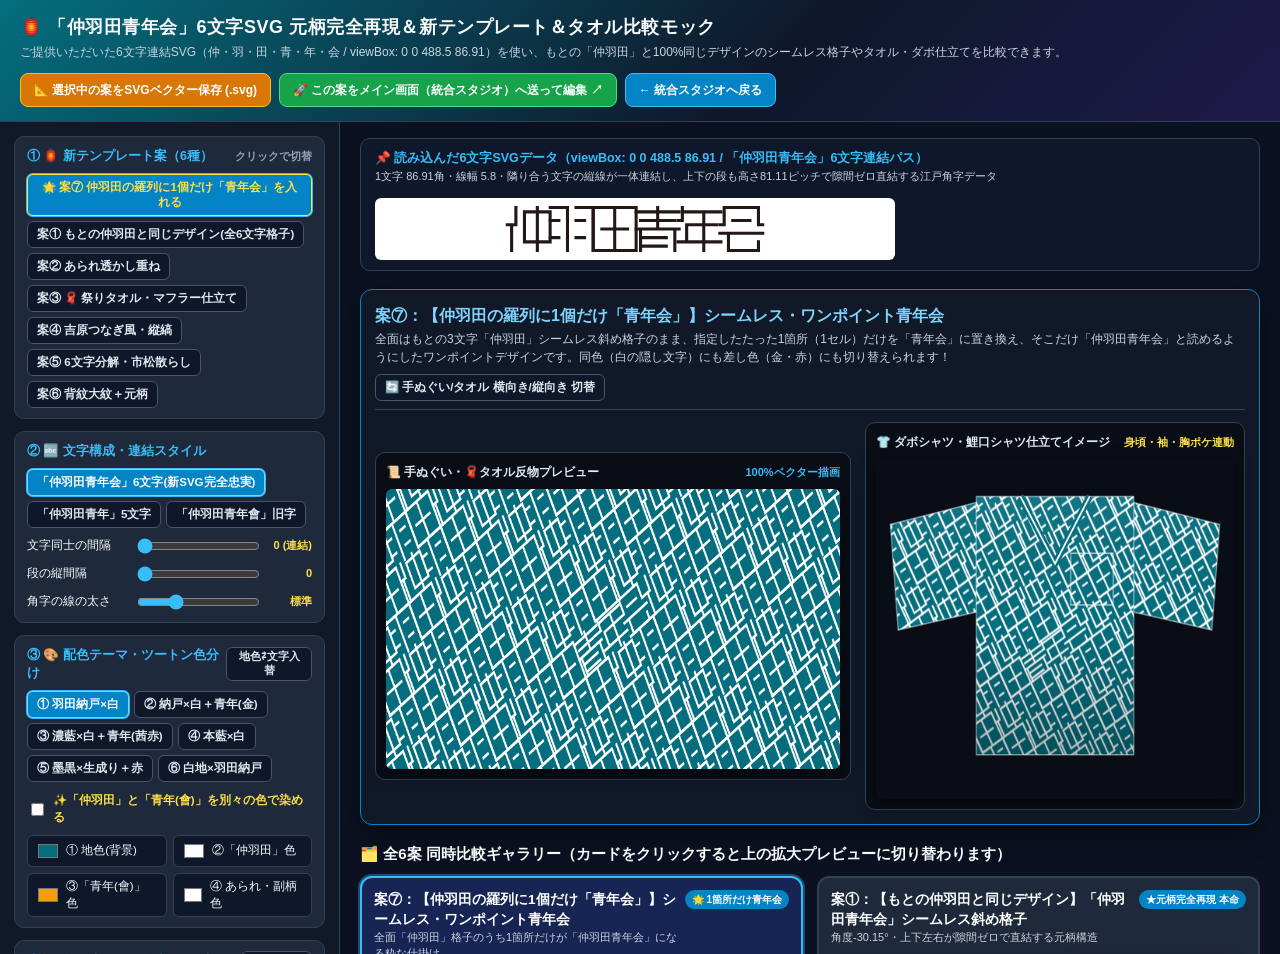
<file: seinen_mock.html>
<!doctype html>
<html lang="ja">
<head>
  <meta charset="utf-8">
  <meta name="viewport" content="width=device-width,initial-scale=1">
  <title>「仲羽田青年会」6文字SVG 元柄完全再現＆新テンプレート＆タオル比較スタジオ</title>
  <style>
    :root {
      --bg: #0b1120;
      --panel: #111827;
      --card: #1e293b;
      --border: #334155;
      --accent: #38bdf8;
      --accent2: #f59e0b;
      --text: #f8fafc;
      --muted: #94a3b8;
    }
    * { box-sizing: border-box; }
    body {
      margin: 0;
      font-family: "Hiragino Kaku Gothic ProN", "Yu Gothic", "Meiryo", sans-serif;
      background: var(--bg);
      color: var(--text);
      line-height: 1.5;
    }
    header {
      background: linear-gradient(135deg, #046e7e 0%, #0f172a 60%, #1e1b4b 100%);
      border-bottom: 1px solid var(--border);
      padding: 14px 20px;
      display: flex;
      justify-content: space-between;
      align-items: center;
      flex-wrap: wrap;
      gap: 12px;
    }
    header h1 {
      margin: 0;
      font-size: 18px;
      font-weight: 800;
      letter-spacing: 0.03em;
      display: flex;
      align-items: center;
      gap: 8px;
    }
    header p {
      margin: 2px 0 0;
      font-size: 12px;
      color: #cbd5e1;
    }
    .top-links {
      display: flex;
      gap: 8px;
      flex-wrap: wrap;
    }
    .btn {
      background: #0284c7;
      color: #fff;
      border: 1px solid #38bdf8;
      border-radius: 8px;
      padding: 7px 13px;
      font-size: 12px;
      font-weight: 700;
      cursor: pointer;
      text-decoration: none;
      display: inline-flex;
      align-items: center;
      gap: 5px;
      transition: all 0.15s;
    }
    .btn:hover { background: #0369a1; }
    .btn.gold { background: #d97706; border-color: #fbbf24; }
    .btn.green { background: #16a34a; border-color: #4ade80; }
    .btn.purple { background: #7e22ce; border-color: #c084fc; }

    .layout {
      display: grid;
      grid-template-columns: 340px 1fr;
      min-height: calc(100vh - 68px);
    }
    @media (max-width: 1024px) {
      .layout { grid-template-columns: 1fr; }
    }

    /* 左コントロールパネル */
    .sidebar {
      background: var(--panel);
      border-right: 1px solid var(--border);
      padding: 14px;
      display: flex;
      flex-direction: column;
      gap: 12px;
      overflow-y: auto;
      max-height: calc(100vh - 68px);
    }
    @media (max-width: 1024px) {
      .sidebar { max-height: none; border-right: none; border-bottom: 1px solid var(--border); }
    }
    .ctrl-box {
      background: var(--card);
      border: 1px solid var(--border);
      border-radius: 10px;
      padding: 10px 12px;
      display: flex;
      flex-direction: column;
      gap: 8px;
    }
    .ctrl-title {
      font-size: 12.5px;
      font-weight: 800;
      color: var(--accent);
      display: flex;
      justify-content: space-between;
      align-items: center;
    }
    .chip-row {
      display: flex;
      flex-wrap: wrap;
      gap: 5px;
    }
    .chip {
      background: #0f172a;
      color: #e2e8f0;
      border: 1px solid #475569;
      border-radius: 6px;
      padding: 5px 9px;
      font-size: 11.5px;
      font-weight: 700;
      cursor: pointer;
      transition: all 0.12s;
    }
    .chip:hover { border-color: var(--accent); color: #fff; }
    .chip.active {
      background: #0284c7;
      color: #fff;
      border-color: #7dd3fc;
      box-shadow: 0 0 0 1px #38bdf8;
    }
    .slider-row {
      display: grid;
      grid-template-columns: 102px 1fr 48px;
      align-items: center;
      gap: 6px;
      font-size: 11.5px;
    }
    .slider-row input[type="range"] { width: 100%; accent-color: #38bdf8; cursor: pointer; }
    .slider-row output { text-align: right; font-weight: 700; color: #fde047; font-size: 11px; }

    .color-grid {
      display: grid;
      grid-template-columns: 1fr 1fr;
      gap: 6px;
      font-size: 11.5px;
    }
    .color-item {
      display: flex;
      align-items: center;
      gap: 6px;
      background: #0f172a;
      padding: 4px 8px;
      border-radius: 6px;
      border: 1px solid #334155;
      cursor: pointer;
    }
    .color-item input[type="color"] {
      width: 24px;
      height: 22px;
      border: none;
      background: none;
      cursor: pointer;
      padding: 0;
    }

    /* 右メインエリア */
    .main-area {
      padding: 16px 20px;
      display: flex;
      flex-direction: column;
      gap: 18px;
      overflow-y: auto;
      max-height: calc(100vh - 68px);
    }
    @media (max-width: 1024px) {
      .main-area { max-height: none; }
    }

    /* 原寸SVGプレビューバー */
    .svg-source-banner {
      background: #0f172a;
      border: 1px solid #334155;
      border-radius: 10px;
      padding: 10px 14px;
      display: flex;
      align-items: center;
      justify-content: space-between;
      gap: 14px;
      flex-wrap: wrap;
    }
    .svg-source-preview {
      background: #fff;
      padding: 8px 14px;
      border-radius: 6px;
      display: flex;
      align-items: center;
      justify-content: center;
      min-width: 260px;
      flex: 1;
      max-width: 520px;
    }

    /* 選択中の拡大プレビュー（手ぬぐい反物 ＋ ダボシャツ仕上がり 並列） */
    .hero-stage {
      background: var(--panel);
      border: 1.5px solid #0284c7;
      border-radius: 12px;
      padding: 14px;
      display: flex;
      flex-direction: column;
      gap: 12px;
      box-shadow: 0 8px 28px rgba(0,0,0,0.4);
    }
    .hero-header {
      display: flex;
      justify-content: space-between;
      align-items: center;
      flex-wrap: wrap;
      gap: 8px;
      border-bottom: 1px solid var(--border);
      padding-bottom: 8px;
    }
    .hero-title {
      font-size: 16px;
      font-weight: 800;
      color: #7dd3fc;
    }
    .hero-desc {
      font-size: 12px;
      color: #cbd5e1;
      margin-top: 2px;
    }
    .hero-canvases {
      display: grid;
      grid-template-columns: 1.25fr 1fr;
      gap: 14px;
      align-items: center;
    }
    @media (max-width: 900px) {
      .hero-canvases { grid-template-columns: 1fr; }
    }
    .cv-card {
      background: #090d16;
      border: 1px solid #334155;
      border-radius: 10px;
      padding: 10px;
      display: flex;
      flex-direction: column;
      align-items: center;
      gap: 8px;
    }
    .cv-card-label {
      width: 100%;
      display: flex;
      justify-content: space-between;
      align-items: center;
      font-size: 12px;
      font-weight: 800;
      color: #e2e8f0;
    }
    canvas {
      max-width: 100%;
      height: auto;
      border-radius: 6px;
      box-shadow: 0 4px 16px rgba(0,0,0,0.5);
    }

    /* 全6案一覧比較ギャラリー */
    .gallery-grid {
      display: grid;
      grid-template-columns: repeat(auto-fill, minmax(320px, 1fr));
      gap: 14px;
    }
    .tpl-card {
      background: var(--card);
      border: 2px solid var(--border);
      border-radius: 12px;
      padding: 12px;
      display: flex;
      flex-direction: column;
      gap: 8px;
      cursor: pointer;
      transition: all 0.16s;
    }
    .tpl-card:hover {
      border-color: #38bdf8;
      transform: translateY(-2px);
    }
    .tpl-card.active {
      border-color: #38bdf8;
      background: #172554;
      box-shadow: 0 0 0 2px rgba(56, 189, 248, 0.35);
    }
    .tpl-card-head {
      display: flex;
      justify-content: space-between;
      align-items: flex-start;
      gap: 6px;
    }
    .tpl-card-title {
      font-size: 13.5px;
      font-weight: 800;
      color: #fff;
    }
    .tpl-card-sub {
      font-size: 11px;
      color: #cbd5e1;
      line-height: 1.4;
    }
    .tpl-badge {
      background: #0284c7;
      color: #fff;
      font-size: 10px;
      font-weight: 800;
      padding: 2px 7px;
      border-radius: 999px;
      white-space: nowrap;
    }
    .tpl-card-canvases {
      display: grid;
      grid-template-columns: 1.35fr 1fr;
      gap: 6px;
      align-items: center;
      background: #090d16;
      padding: 6px;
      border-radius: 8px;
      border: 1px solid #334155;
    }
  </style>
</head>
<body>

  <header>
    <div>
      <h1>🏮 「仲羽田青年会」6文字SVG 元柄完全再現＆新テンプレート＆タオル比較モック</h1>
      <p>ご提供いただいた6文字連結SVG（仲・羽・田・青・年・会 / viewBox: 0 0 488.5 86.91）を使い、もとの「仲羽田」と100%同じデザインのシームレス格子やタオル・ダボ仕立てを比較できます。</p>
    </div>
    <div class="top-links">
      <button type="button" class="btn gold" id="exportSvgBtn">📐 選択中の案をSVGベクター保存 (.svg)</button>
      <button type="button" class="btn green" id="sendToMainAppBtn">🚀 この案をメイン画面（統合スタジオ）へ送って編集 ↗</button>
      <a href="arare_app.html" class="btn">← 統合スタジオへ戻る</a>
    </div>
  </header>

  <div class="layout">
    <!-- 左サイドバー：リアルタイム調整コントロール -->
    <aside class="sidebar">
      <!-- ① テンプレート6案の切替 -->
      <div class="ctrl-box">
        <div class="ctrl-title">
          <span>① 🏮 新テンプレート案（6種）</span>
          <span style="font-size:10.5px;color:#94a3b8">クリックで切替</span>
        </div>
        <div class="chip-row" id="tplSelectChips">
          <button type="button" class="chip active" data-tpl="7" style="border-color:#fde047;color:#fde047">🌟 案⑦ 仲羽田の羅列に1個だけ「青年会」を入れる</button>
          <button type="button" class="chip" data-tpl="1">案① もとの仲羽田と同じデザイン(全6文字格子)</button>
          <button type="button" class="chip" data-tpl="2">案② あられ透かし重ね</button>
          <button type="button" class="chip" data-tpl="3">案③ 🧣 祭りタオル・マフラー仕立て</button>
          <button type="button" class="chip" data-tpl="4">案④ 吉原つなぎ風・縦縞</button>
          <button type="button" class="chip" data-tpl="5">案⑤ 6文字分解・市松散らし</button>
          <button type="button" class="chip" data-tpl="6">案⑥ 背紋大紋＋元柄</button>
        </div>
      </div>

      <!-- ② 文字構成（「仲羽田青年会」6文字 / 「仲羽田青年」5文字 / 文字間隔） -->
      <div class="ctrl-box">
        <div class="ctrl-title">
          <span>② 🔤 文字構成・連結スタイル</span>
        </div>
        <div class="chip-row" id="charModeChips">
          <button type="button" class="chip active" data-cmode="6_user">「仲羽田青年会」6文字(新SVG完全忠実)</button>
          <button type="button" class="chip" data-cmode="5">「仲羽田青年」5文字</button>
          <button type="button" class="chip" data-cmode="6_kai">「仲羽田青年會」旧字</button>
        </div>
        <div class="slider-row" title="0で元SVGの通り隣り合う文字の枠線がピタッと重なって一体連結します。プラスにすると1文字ずつ離れます">
          <label for="charJoinGapRange">文字同士の間隔</label>
          <input type="range" id="charJoinGapRange" min="0" max="28" step="1" value="0">
          <output id="charJoinGapOut">0 (連結)</output>
        </div>
        <div class="slider-row" title="0でもとの仲羽田元柄と同じく上下の段の枠線がピタッと1本に直結します">
          <label for="rowGapRange">段の縦間隔</label>
          <input type="range" id="rowGapRange" min="0" max="60" step="1" value="0">
          <output id="rowGapOut">0 (直結)</output>
        </div>
        <div class="slider-row" title="元SVGの線幅(5.8)を基準に、角字の線を細く/太く調整できます">
          <label for="strokeBoldRange">角字の線の太さ</label>
          <input type="range" id="strokeBoldRange" min="-2.5" max="6" step="0.5" value="0">
          <output id="strokeBoldOut">標準</output>
        </div>
      </div>

      <!-- ③ 配色テーマ ＆ ツートン染め（「仲羽田」と「青年」の色分け） -->
      <div class="ctrl-box">
        <div class="ctrl-title">
          <span>③ 🎨 配色テーマ・ツートン色分け</span>
          <button type="button" class="chip" id="swapColBtn" style="padding:2px 7px;font-size:10.5px">地色⇄文字入替</button>
        </div>
        <div class="chip-row" id="themeChips">
          <button type="button" class="chip active" data-theme="haneda">① 羽田納戸×白</button>
          <button type="button" class="chip" data-theme="twotone_gold">② 納戸×白＋青年(金)</button>
          <button type="button" class="chip" data-theme="twotone_red">③ 濃藍×白＋青年(茜赤)</button>
          <button type="button" class="chip" data-theme="navy">④ 本藍×白</button>
          <button type="button" class="chip" data-theme="sumi">⑤ 墨黒×生成り＋赤</button>
          <button type="button" class="chip" data-theme="white">⑥ 白地×羽田納戸</button>
        </div>
        <label style="display:flex;align-items:center;gap:6px;font-size:11.5px;color:#fde047;font-weight:700;cursor:pointer;margin-top:2px">
          <input type="checkbox" id="twoToneToggle"> ✨「仲羽田」と「青年(會)」を別々の色で染める
        </label>
        <div class="color-grid">
          <label class="color-item">
            <input type="color" id="bgColInput" value="#046e7e">
            <span>① 地色(背景)</span>
          </label>
          <label class="color-item">
            <input type="color" id="mainColInput" value="#ffffff">
            <span>②「仲羽田」色</span>
          </label>
          <label class="color-item">
            <input type="color" id="subColInput" value="#f59e0b">
            <span>③「青年(會)」色</span>
          </label>
          <label class="color-item">
            <input type="color" id="dotColInput" value="#ffffff">
            <span>④ あられ・副柄色</span>
          </label>
        </div>
      </div>

      <!-- ④ 柄のサイズ・密度・角度・フチ抜き調整 -->
      <div class="ctrl-box">
        <div class="ctrl-title">
          <span>④ 📐 柄の大きさ・角度・間隔調整</span>
          <button type="button" class="chip" id="resetGeomBtn" style="padding:2px 7px;font-size:10.5px">標準に戻す</button>
        </div>
        <div class="slider-row">
          <label for="scaleRange">柄の大きさ</label>
          <input type="range" id="scaleRange" min="45" max="180" step="5" value="100">
          <output id="scaleOut">100%</output>
        </div>
        <div class="slider-row">
          <label for="angleRange">斜め角度</label>
          <input type="range" id="angleRange" min="-90" max="90" step="0.05" value="-30.15">
          <output id="angleOut">-30.15°</output>
        </div>
        <div class="slider-row" title="あられ重ね時などに角字の周りに地色のフチ（型抜き）を付けます">
          <label for="knockoutRange">文字のフチ抜き</label>
          <input type="range" id="knockoutRange" min="0" max="12" step="0.5" value="4">
          <output id="knockoutOut">4px</output>
        </div>
      </div>
    </aside>

    <!-- 右メインエリア -->
    <main class="main-area">
      <!-- ご提供いただいた元SVGデータの確認バー -->
      <div class="svg-source-banner">
        <div>
          <div style="font-size:12.5px;font-weight:800;color:#38bdf8">📌 読み込んだ6文字SVGデータ（viewBox: 0 0 488.5 86.91 / 「仲羽田青年会」6文字連結パス）</div>
          <div style="font-size:11px;color:#cbd5e1">1文字 86.91角・線幅 5.8・隣り合う文字の縦線が一体連結し、上下の段も高さ81.11ピッチで隙間ゼロ直結する江戸角字データ</div>
        </div>
        <div class="svg-source-preview" id="rawSvgPreviewBox"></div>
      </div>

      <!-- 現在選択中の案：大きく見られる手ぬぐい・タオル反物 ＆ ダボシャツ仕上がりプレビュー -->
      <section class="hero-stage">
        <div class="hero-header">
          <div>
            <div class="hero-title" id="heroTitle">案①：【もとの仲羽田と同じデザイン】「仲羽田青年会」隙間ゼロ・シームレス斜め格子</div>
            <div class="hero-desc" id="heroDesc">もとの「仲羽田」元柄と100%同じ構造（角度-30.15°・上下の段の枠線がピタッと重なって隙間ゼロでつながるエンドレス斜め格子）で6文字「仲羽田青年会」を敷き詰めた本命デザインです。</div>
          </div>
          <div style="display:flex;gap:6px;flex-wrap:wrap">
            <button type="button" class="chip" id="toggleOrientBtn">🔄 手ぬぐい/タオル 横向き/縦向き 切替</button>
          </div>
        </div>
        <div class="hero-canvases">
          <div class="cv-card">
            <div class="cv-card-label">
              <span>📜 手ぬぐい・🧣タオル反物プレビュー</span>
              <span style="font-size:11px;color:#38bdf8">100%ベクター描画</span>
            </div>
            <canvas id="heroTenuguiCv" width="720" height="280"></canvas>
          </div>
          <div class="cv-card">
            <div class="cv-card-label">
              <span>👕 ダボシャツ・鯉口シャツ仕立てイメージ</span>
              <span style="font-size:11px;color:#fde047">身頃・袖・胸ポケ連動</span>
            </div>
            <canvas id="heroDaboCv" width="460" height="360"></canvas>
          </div>
        </div>
      </section>

      <!-- 全6案を一覧で見比べられる比較ギャラリー -->
      <div>
        <h2 style="margin:0 0 10px;font-size:15px;color:#f8fafc;display:flex;align-items:center;gap:8px">
          <span>🗂️ 全6案 同時比較ギャラリー（カードをクリックすると上の拡大プレビューに切り替わります）</span>
        </h2>
        <div class="gallery-grid" id="galleryGrid"></div>
      </div>
    </main>
  </div>

  <script>
    // =========================================================================
    // 1. ユーザー提供SVGの6文字パスデータ（viewBox="0 0 488.5 86.91"：仲・羽・田・青・年・会）
    // =========================================================================
    // 各文字のローカルPath文字列（元SVGの座標と100%一致するよう x基準オフセットを保持）
    const CHAR_DEFS = {
      // ① 仲 (元 x: 0 .. 86.8)
      naka: { origX: 0, d: 'M8.2,38.3H0v-5.8h16.3V0h5.9v38.3h-8.1v48.6h-5.9v-48.6ZM56.8,70.7h-24.3V8.1h24.3V0h5.9v8.1h24.1v62.6h-24.1v16.2h-5.9v-16.2ZM56.8,64.9V14.1h-18.5v50.8h18.5ZM81,64.9V14.1h-18.3v50.8h18.3Z' },
      // ② 羽 (元 x: 81.2 .. 168.11)
      ha:   { origX: 81.2, d: 'M32.6,5.9H0V0h38.4v86.91h-5.8V5.9ZM0,24.4h22.2v5.8H0v-5.8ZM0,56.8h22.2v5.8H0v-5.8ZM81.11,5.9h-32.4V0h38.2v86.91h-5.8V5.9ZM48.7,24.4h22v5.8h-22v-5.8ZM48.7,56.8h22v5.8h-22v-5.8Z' },
      // ③ 田 (元 x: 162.4 .. 249.31)
      da:   { origX: 162.4, d: 'M0,0h86.91v86.91H0V0ZM40.6,81.1v-34.7h-24.3v-5.8h24.3V5.9H5.9v75.2h34.7ZM81.1,81.1V5.9h-34.7v34.7h24.3v5.8h-24.3v34.7h34.7Z' },
      // ④ 青 (元 x: 243.6 .. 330.5)
      sei:  { origX: 243.6, d: 'M8.2,46.4H0v-5.8h40.6v-10.4H8.2v-5.8h32.4v-10.3H0v-6h40.6V0h5.8v8.1h40.5v6h-40.5v10.3h32.4v5.8h-32.4v10.4h40.5v5.8h-8.1v40.5h-5.8v-40.5H14.1v10.4h48.6v5.8H14.1v10.3h48.6v5.8H14.1v8.2h-5.9v-40.5Z' },
      // ⑤ 年 (元 x: 322.6 .. 409.5) ※ユーザー提供新SVGの座標(371.3基準)を完全収録
      nen:  { origX: 322.6, d: 'M48.7,70.7H0v-5.8h16.3v-32.4h32.4V14.1H14.1v16.1H0v-5.8h8.2V0h5.9v8.1h72.8v6h-32.4v18.4h24.3v5.8h-24.3v26.6h32.4v5.8h-32.4v16.2h-5.8v-16.2ZM48.7,64.9v-26.6h-26.5v26.6h26.5Z' },
      // ⑥ 会 (元 x: 401.6 .. 488.51) ※ユーザー提供新SVGの6文字目パスを100%そのまま収録！
      kai_user: { origX: 401.6, d: 'M0,32.5h8.2V0h70.6v32.5h8.1v5.8h-13.9V5.9H14.1v32.4H0v-5.8ZM16.3,54.5H0v-5.9h86.91v5.9H22.2v26.6h50.8v-16.2h5.8v22H16.3v-32.4ZM24.4,24.4h38.3v5.8H24.4v-5.8Z' },
      // 旧字体オプション 會
      kai_old:  { origX: 401.6, d: 'M0,0h86.91v20.2h-5.8V5.8H5.8v14.4H0V0ZM40.5,5.8h5.8v20.4h-5.8V5.8ZM14.1,20.2h58.7v20.2H14.1V20.2ZM19.9,34.6h20.6v-8.6H19.9v8.6ZM46.3,34.6h20.7v-8.6H46.3v8.6ZM8.2,46.2h70.5v40.71H8.2V46.2ZM14.0,81.11h58.9v-8.6H14.0v8.6ZM14.0,66.7h58.9v-5.8H14.0v5.8ZM14.0,55.1h58.9v-3.1H14.0v3.1Z' }
    };

    const TEMPLATES = [
      {
        id: 7,
        badge: '🌟 1箇所だけ青年会',
        name: '案⑦：【仲羽田の羅列に1個だけ「青年会」】シームレス・ワンポイント青年会',
        short: '全面「仲羽田」格子のうち1箇所だけが「仲羽田青年会」になる粋な仕掛け',
        desc: '全面はもとの3文字「仲羽田」シームレス斜め格子のまま、指定したたった1箇所（1セル）だけを「青年会」に置き換え、そこだけ「仲羽田青年会」と読めるようにしたワンポイントデザインです。同色（白の隠し文字）にも差し色（金・赤）にも切り替えられます！'
      },
      {
        id: 1,
        badge: '★元柄完全再現 本命',
        name: '案①：【もとの仲羽田と同じデザイン】「仲羽田青年会」シームレス斜め格子',
        short: '角度-30.15°・上下左右が隙間ゼロで直結する元柄構造',
        desc: 'もとの「仲羽田」元柄と100%同じ構造（角度-30.15°・上下の段の枠線がピタッと重なって隙間ゼロでつながるエンドレス斜め格子）で、ご提供いただいた6文字「仲羽田青年会」を敷き詰めた本命デザインです。'
      },
      {
        id: 2,
        badge: '高級感・二重柄',
        name: '案②：【二重織り透かし】「大小あられ」＋「仲羽田青年会」元柄格子重ね',
        short: '背景の大小あられ＋フチ抜きシームレス角字重ね',
        desc: '江戸小紋の「大小あられ」を背景に敷き、その上に地色のフチ抜き（型抜き）を付けた「仲羽田青年会」シームレス格子を重ねた二重柄です。'
      },
      {
        id: 3,
        badge: '🧣 タオル＆半纏特化',
        name: '案③：【祭りタオル・マフラー仕立て】両端ヘムライン＋外周二重枠＋中央箱文字',
        short: 'フェイスタオル・マフラータオル用の枠＆ヘム帯付き',
        desc: 'タオルの両端ヘム帯（平織りライン）と外周二重枠を配し、背景に「仲羽田青年会」元柄格子、中央に白抜き枠の「仲羽田青年会」を据えた祭りタオル・手ぬぐい兼用テンプレートです。'
      },
      {
        id: 4,
        badge: 'スマート縦ライン',
        name: '案④：【吉原つなぎ風・縦縞】「仲羽田青年会」縦ストライプ鎖配列',
        short: '縦方向に鎖のように連なるストライプ柄',
        desc: '「仲・羽・田・青・年・会」の6文字を縦の鎖のようにシームレス連結させたストライプ（吉原つなぎ風）総柄です。ダボシャツに仕立てた際、縦のラインが際立ちます。'
      },
      {
        id: 5,
        badge: 'モダン江戸小紋',
        name: '案⑤：【6文字分解・市松千鳥】「仲・羽・田・青・年・会」ブロック散らし',
        short: '6文字を正方形ブロックに分解して市松配置',
        desc: '6文字すべてが同じ高さ（86.91角）で作られていることを活かし、1文字ずつ独立した角字ブロックとして市松模様にリズミカルに散らしたモダンな総柄です。'
      },
      {
        id: 6,
        badge: '背紋・タオル中央特化',
        name: '案⑥：【背紋・角字大紋】中央に「仲羽田 / 青年会」2段組大紋＋元柄格子',
        short: '背紋・タオル中央に大きく2段角字紋を配置',
        desc: '地紋には「仲羽田青年会」の元柄シームレス格子を敷き、ダボシャツの背中（背紋）やタオル中央に「仲羽田 / 青年会」の二重枠大紋を大きく据えたテンプレートです。'
      }
    ];

    const state = {
      tplId: 7,
      charMode: '6_user',   // '6_user' (仲羽田青年会) | '5' | '6_kai'
      charJoinGap: 0,       // 0 = 元SVG通り完全連結, >0 = 離す
      strokeBold: 0,        // 線幅補正
      twoTone: false,       // trueなら「仲羽田」=mainCol、「青年会」=subCol
      bgCol: '#046e7e',
      mainCol: '#ffffff',
      subCol: '#f59e0b',
      dotCol: '#ffffff',
      scalePct: 100,
      angleDeg: -30.15,
      rowGap: 0,            // 0 = もとの仲羽田と同じく上下の段が隙間ゼロで直結！
      knockoutPx: 4,
      verticalTenugui: false
    };

    const THEMES = {
      haneda:       { bg: '#046e7e', main: '#ffffff', sub: '#f59e0b', dot: '#ffffff', twoTone: false },
      twotone_gold: { bg: '#046e7e', main: '#ffffff', sub: '#fbbf24', dot: '#bce2e8', twoTone: true },
      twotone_red:  { bg: '#0f2350', main: '#ffffff', sub: '#ef4444', dot: '#ffffff', twoTone: true },
      navy:         { bg: '#183574', main: '#ffffff', sub: '#f8b500', dot: '#ffffff', twoTone: false },
      sumi:         { bg: '#1c1917', main: '#f3ecd8', sub: '#dc2626', dot: '#a8a29e', twoTone: true },
      white:        { bg: '#ffffff', main: '#046e7e', sub: '#b7282e', dot: '#046e7e', twoTone: false }
    };

    // Path2D キャッシュ
    const PATH2D_MAP = {};
    for (const [k, obj] of Object.entries(CHAR_DEFS)) {
      PATH2D_MAP[k] = new Path2D(obj.d);
    }

    function getActiveCharKeys() {
      if (state.charMode === '5') return ['naka', 'ha', 'da', 'sei', 'nen'];
      if (state.charMode === '6_kai') return ['naka', 'ha', 'da', 'sei', 'nen', 'kai_old'];
      return ['naka', 'ha', 'da', 'sei', 'nen', 'kai_user'];
    }

    function getWordTotalSvgW(keys) {
      const lastKey = keys[keys.length - 1];
      return CHAR_DEFS[lastKey].origX + (keys.length - 1) * state.charJoinGap + 86.91;
    }

    function getCharSvgX(key, idx) {
      return CHAR_DEFS[key].origX + idx * state.charJoinGap;
    }

    // 元SVG確認バーにSVGを表示
    function renderRawSvgBanner() {
      const box = document.getElementById('rawSvgPreviewBox');
      if (!box) return;
      const keys = getActiveCharKeys();
      const totalW = getWordTotalSvgW(keys);
      let pathsHtml = '';
      keys.forEach((k, idx) => {
        const xOff = getCharSvgX(k, idx);
        const col = (state.twoTone && idx >= 3) ? state.subCol : '#231815';
        pathsHtml += `<g transform="translate(${xOff.toFixed(2)}, 0)"><path d="${CHAR_DEFS[k].d}" fill="${col}"/></g>`;
      });
      box.innerHTML = `<svg xmlns="http://www.w3.org/2000/svg" viewBox="0 0 ${totalW.toFixed(2)} 86.91" style="width:100%;max-height:46px;display:block">${pathsHtml}</svg>`;
    }

    // 1ブロック（「仲羽田青年会」6文字連結）を描画するヘルパー（原点＝ブロック中心）
    function drawSeinenWordBlock(ctx, unitH, isKnockoutPass, knockoutWidth) {
      const keys = getActiveCharKeys();
      const scale = unitH / 86.91;
      const totalSvgW = getWordTotalSvgW(keys);

      ctx.save();
      ctx.scale(scale, scale);
      ctx.translate(-totalSvgW / 2, -86.91 / 2);

      for (let i = 0; i < keys.length; i++) {
        const p = PATH2D_MAP[keys[i]];
        const xOff = getCharSvgX(keys[i], i);
        ctx.save();
        ctx.translate(xOff, 0);
        if (isKnockoutPass) {
          ctx.strokeStyle = state.bgCol;
          ctx.lineWidth = (knockoutWidth / scale) * 2 + Math.max(0, state.strokeBold);
          ctx.lineJoin = 'miter';
          ctx.stroke(p);
          ctx.fillStyle = state.bgCol;
          ctx.fill(p);
        } else {
          const c = (state.twoTone && i >= 3) ? state.subCol : state.mainCol;
          if (state.strokeBold > 0.1) {
            ctx.strokeStyle = c;
            ctx.lineWidth = state.strokeBold;
            ctx.lineJoin = 'miter';
            ctx.stroke(p);
          }
          ctx.fillStyle = c;
          ctx.fill(p);
          if (state.strokeBold < -0.1) {
            ctx.strokeStyle = state.bgCol;
            ctx.lineWidth = Math.abs(state.strokeBold);
            ctx.stroke(p);
          }
        }
        ctx.restore();
      }
      ctx.restore();
    }

    // 単一文字 (86.91角) を中心原点で描画
    function drawSingleCharBlock(ctx, key, charIdx, boxSize, isKnockoutPass, knockoutWidth) {
      const scale = boxSize / 86.91;
      const p = PATH2D_MAP[key];
      ctx.save();
      ctx.scale(scale, scale);
      ctx.translate(-86.91 / 2, -86.91 / 2);
      if (isKnockoutPass) {
        ctx.strokeStyle = state.bgCol;
        ctx.lineWidth = (knockoutWidth / scale) * 2;
        ctx.stroke(p);
        ctx.fillStyle = state.bgCol;
        ctx.fill(p);
      } else {
        const c = (state.twoTone && charIdx >= 3) ? state.subCol : state.mainCol;
        if (state.strokeBold > 0.1) {
          ctx.strokeStyle = c;
          ctx.lineWidth = state.strokeBold;
          ctx.stroke(p);
        }
        ctx.fillStyle = c;
        ctx.fill(p);
      }
      ctx.restore();
    }

    // 大小あられ背景を描画
    function drawArareBackground(ctx, w, h, dotScale = 1, alpha = 1) {
      ctx.save();
      ctx.globalAlpha = alpha;
      ctx.fillStyle = state.dotCol;
      const pitch = 18 * dotScale;
      const rBig = 3.1 * dotScale;
      const rSmall = 1.45 * dotScale;
      let row = 0;
      for (let y = -pitch; y <= h + pitch; y += pitch * 0.866) {
        const xShift = (row % 2) * (pitch * 0.5);
        let col = 0;
        for (let x = -pitch + xShift; x <= w + pitch; x += pitch) {
          ctx.beginPath();
          const isBig = ((row + col) % 2 === 0);
          ctx.arc(x, y, isBig ? rBig : rSmall, 0, Math.PI * 2);
          ctx.fill();
          col++;
        }
        row++;
      }
      ctx.restore();
    }

    // 任意の矩形領域 (0..w, 0..h) に指定テンプレート案 (1..6) を描画
    function renderTemplatePattern(ctx, w, h, tplId, mul = 1) {
      ctx.save();
      ctx.beginPath();
      ctx.rect(0, 0, w, h);
      ctx.clip();

      // 1. 背景塗り
      ctx.fillStyle = state.bgCol;
      ctx.fillRect(0, 0, w, h);

      const sMul = (state.scalePct / 100) * mul;
      const keys = getActiveCharKeys();
      const totalSvgW = getWordTotalSvgW(keys);
      // 横周期（隙間0のときは右端の線幅5.8を重ねて 482.7 周期でシームレス連結）
      const periodSvgX = (state.charJoinGap === 0) ? (totalSvgW - 5.8) : (totalSvgW + state.charJoinGap);
      // 縦周期（段間隔0のときは元柄「仲羽田」と同じく上下の枠線5.8を重ねて 81.11 ピッチで隙間ゼロ直結！）
      const periodSvgY = 81.11 + state.rowGap * 2.2;
      // 1段ごとの横シフト量（元柄「仲羽田」と同じ階段格子リズム＝2文字分シフト）
      const shiftSvgX = (periodSvgX / keys.length) * 2;

      if (tplId === 7) {
        // 🌟 案⑦：「仲羽田」の羅列の中に1個だけ「青年会」を入れる
        const unitH = 44 * sMul;
        const svgToPx = unitH / 86.91;
        // 3文字「仲羽田」1ブロックの横幅（x: 0..249.31、右端線幅5.8を重ねて 243.51 周期）
        const nakaKeys = ['naka', 'ha', 'da'];
        const seinenKeys = keys.slice(3); // ['sei', 'nen', 'kai_user']
        const pitch3SvgX = 243.51 + state.charJoinGap * 3;
        const pitchX = pitch3SvgX * svgToPx;
        const pitchY = periodSvgY * svgToPx;
        const dxRow = (pitch3SvgX / 3) * svgToPx;
        const rad = (state.angleDeg * Math.PI) / 180;
        const diag = Math.hypot(w, h) + pitchX;
        const cols = Math.ceil(diag / pitchX) + 2;
        const rows = Math.ceil(diag / pitchY) + 2;

        ctx.save();
        ctx.translate(w / 2, h / 2);
        ctx.rotate(rad);

        for (let r = -rows; r <= rows; r++) {
          const xOffset = r * dxRow;
          const cy = r * pitchY;
          for (let c = -cols; c <= cols; c++) {
            const cx = c * pitchX + xOffset;
            const isOneSpot = (r === 0 && c === 0);
            ctx.save();
            ctx.translate(cx, cy);
            ctx.scale(svgToPx, svgToPx);
            ctx.translate(-249.31 / 2, -86.91 / 2);
            if (isOneSpot) {
              // この1箇所だけ「青年会」を描画
              for (let i = 0; i < seinenKeys.length; i++) {
                const k = seinenKeys[i];
                const xOff = (CHAR_DEFS[k].origX - 243.6) + i * state.charJoinGap;
                ctx.save();
                ctx.translate(xOff, 0);
                const col = state.twoTone ? state.subCol : state.mainCol;
                if (state.strokeBold > 0.1) { ctx.strokeStyle = col; ctx.lineWidth = state.strokeBold; ctx.stroke(PATH2D_MAP[k]); }
                ctx.fillStyle = col;
                ctx.fill(PATH2D_MAP[k]);
                ctx.restore();
              }
            } else {
              // それ以外の全セルは「仲羽田」3文字を描画
              for (let i = 0; i < nakaKeys.length; i++) {
                const k = nakaKeys[i];
                const xOff = CHAR_DEFS[k].origX + i * state.charJoinGap;
                ctx.save();
                ctx.translate(xOff, 0);
                const col = state.mainCol;
                if (state.strokeBold > 0.1) { ctx.strokeStyle = col; ctx.lineWidth = state.strokeBold; ctx.stroke(PATH2D_MAP[k]); }
                ctx.fillStyle = col;
                ctx.fill(PATH2D_MAP[k]);
                ctx.restore();
              }
            }
            ctx.restore();
          }
        }
        ctx.restore();

      } else if (tplId === 1 || tplId === 2) {
        // 案① もとの仲羽田と同じデザインの隙間ゼロ斜め格子 / 案② 大小あられ＋斜め格子重ね
        if (tplId === 2) {
          drawArareBackground(ctx, w, h, 0.9 * mul, 0.88);
        }
        const unitH = 42 * sMul;
        const svgToPx = unitH / 86.91;
        const pitchX = periodSvgX * svgToPx;
        const pitchY = periodSvgY * svgToPx;
        const dxRow = shiftSvgX * svgToPx;
        const rad = (state.angleDeg * Math.PI) / 180;
        const diag = Math.hypot(w, h) + pitchX;
        const cols = Math.ceil(diag / pitchX) + 2;
        const rows = Math.ceil(diag / pitchY) + 2;

        ctx.save();
        ctx.translate(w / 2, h / 2);
        ctx.rotate(rad);

        const passes = (tplId === 2 && state.knockoutPx > 0) ? [true, false] : [false];
        for (const isKo of passes) {
          for (let r = -rows; r <= rows; r++) {
            const xOffset = r * dxRow;
            const cy = r * pitchY;
            for (let c = -cols; c <= cols; c++) {
              const cx = c * pitchX + xOffset;
              ctx.save();
              ctx.translate(cx, cy);
              drawSeinenWordBlock(ctx, unitH, isKo, state.knockoutPx * mul);
              ctx.restore();
            }
          }
        }
        ctx.restore();

      } else if (tplId === 3) {
        // 案③ 🧣 祭りタオル・マフラータオル仕立て（背景＝元柄シームレス格子 ＋ 両端ヘムライン ＋ 外周二重枠 ＋ 中央白抜き箱文字）
        const unitH = 38 * sMul;
        const svgToPx = unitH / 86.91;
        const pitchX = periodSvgX * svgToPx;
        const pitchY = periodSvgY * svgToPx;
        const dxRow = shiftSvgX * svgToPx;
        const rad = (state.angleDeg * Math.PI) / 180;
        const diag = Math.hypot(w, h) + pitchX;
        const cols = Math.ceil(diag / pitchX) + 2;
        const rows = Math.ceil(diag / pitchY) + 2;

        ctx.save();
        ctx.translate(w / 2, h / 2);
        ctx.rotate(rad);
        for (let r = -rows; r <= rows; r++) {
          const xOffset = r * dxRow;
          const cy = r * pitchY;
          for (let c = -cols; c <= cols; c++) {
            ctx.save();
            ctx.translate(c * pitchX + xOffset, cy);
            drawSeinenWordBlock(ctx, unitH, false, 0);
            ctx.restore();
          }
        }
        ctx.restore();

        // タオル両端のヘム帯（平織りライン）と外周二重ボーダー枠
        const isVert = h > w * 1.2;
        const hemW = Math.min(w, h) * 0.12;
        ctx.save();
        ctx.fillStyle = state.bgCol;
        if (isVert) {
          ctx.fillRect(0, 0, w, hemW);
          ctx.fillRect(0, h - hemW, w, hemW);
          ctx.fillStyle = state.mainCol;
          ctx.fillRect(0, hemW - 4 * mul, w, 4 * mul);
          ctx.fillRect(0, hemW - 8 * mul, w, 1.8 * mul);
          ctx.fillRect(0, h - hemW, w, 4 * mul);
          ctx.fillRect(0, h - hemW + 6.2 * mul, w, 1.8 * mul);
        } else {
          ctx.fillRect(0, 0, hemW, h);
          ctx.fillRect(w - hemW, 0, hemW, h);
          ctx.fillStyle = state.mainCol;
          ctx.fillRect(hemW - 4 * mul, 0, 4 * mul, h);
          ctx.fillRect(hemW - 8 * mul, 0, 1.8 * mul, h);
          ctx.fillRect(w - hemW, 0, 4 * mul, h);
          ctx.fillRect(w - hemW + 6.2 * mul, 0, 1.8 * mul, h);
        }
        // 外周二重枠
        const mg = 11 * mul;
        ctx.strokeStyle = state.bgCol;
        ctx.lineWidth = 8 * mul;
        ctx.strokeRect(mg, mg, w - mg * 2, h - mg * 2);
        ctx.strokeStyle = state.mainCol;
        ctx.lineWidth = 3.2 * mul;
        ctx.strokeRect(mg, mg, w - mg * 2, h - mg * 2);
        ctx.lineWidth = 1.2 * mul;
        ctx.strokeRect(mg + 5 * mul, mg + 5 * mul, w - (mg + 5 * mul) * 2, h - (mg + 5 * mul) * 2);

        // 中央の抜き座布団ボックス＋「仲羽田青年会」大文字
        const centerH = Math.min(w, h) * 0.25 * (state.scalePct / 100);
        const centerW = centerH * (totalSvgW / 86.91);
        const boxPadX = 16 * mul, boxPadY = 12 * mul;
        ctx.translate(w / 2, h / 2);
        if (isVert) ctx.rotate(-Math.PI / 2);
        ctx.fillStyle = state.bgCol;
        ctx.fillRect(-centerW / 2 - boxPadX - 4 * mul, -centerH / 2 - boxPadY - 4 * mul, centerW + (boxPadX + 4 * mul) * 2, centerH + (boxPadY + 4 * mul) * 2);
        ctx.strokeStyle = state.mainCol;
        ctx.lineWidth = 3 * mul;
        ctx.strokeRect(-centerW / 2 - boxPadX, -centerH / 2 - boxPadY, centerW + boxPadX * 2, centerH + boxPadY * 2);
        ctx.strokeStyle = state.twoTone ? state.subCol : state.mainCol;
        ctx.lineWidth = 1.2 * mul;
        ctx.strokeRect(-centerW / 2 - boxPadX + 4.5 * mul, -centerH / 2 - boxPadY + 4.5 * mul, centerW + (boxPadX - 4.5 * mul) * 2, centerH + (boxPadY - 4.5 * mul) * 2);
        drawSeinenWordBlock(ctx, centerH, false, 0);
        ctx.restore();

      } else if (tplId === 4) {
        // 案④ 吉原つなぎ風・縦縞ストライプ配列（1文字ずつ縦積み連結列×交互ストライプ）
        const boxS = 28 * sMul;
        const stepY = boxS * ((81.2 + state.charJoinGap) / 86.91);
        const colPitch = boxS * (1.85 + state.rowGap / 28);
        const cols = Math.ceil(w / colPitch) + 2;
        const rows = Math.ceil(h / stepY) + keys.length + 2;

        for (let c = -1; c <= cols; c++) {
          const cx = c * colPitch + (w % colPitch) * 0.5;
          // 縞の両脇に細い江戸千筋ラインを添える
          ctx.strokeStyle = state.dotCol;
          ctx.globalAlpha = 0.28;
          ctx.lineWidth = Math.max(1, 1.2 * mul);
          ctx.beginPath();
          ctx.moveTo(cx - boxS * 0.64, 0);
          ctx.lineTo(cx - boxS * 0.64, h);
          ctx.moveTo(cx + boxS * 0.64, 0);
          ctx.lineTo(cx + boxS * 0.64, h);
          ctx.stroke();
          ctx.globalAlpha = 1;

          const rowShift = (Math.abs(c) % 2) * 2;
          for (let r = -2; r <= rows; r++) {
            const charIdx = ((r + rowShift) % keys.length + keys.length) % keys.length;
            const cy = r * stepY;
            ctx.save();
            ctx.translate(cx, cy);
            drawSingleCharBlock(ctx, keys[charIdx], charIdx, boxS, false, 0);
            ctx.restore();
          }
        }

      } else if (tplId === 5) {
        // 案⑤ 5文字分解・市松千鳥ブロック散らし
        const boxS = 32 * sMul;
        const pitchX = boxS * (1.55 + state.rowGap / 40);
        const pitchY = boxS * (1.55 + state.rowGap / 40);
        const cols = Math.ceil(w / pitchX) + 2;
        const rows = Math.ceil(h / pitchY) + 2;

        // 背後に控えめな市松グリッド＆あられ小紋を添える
        for (let r = -1; r <= rows; r++) {
          for (let c = -1; c <= cols; c++) {
            const cx = c * pitchX + ((r % 2) ? pitchX * 0.5 : 0);
            const cy = r * pitchY;
            const charIdx = ((r * 2 + c) % keys.length + keys.length) % keys.length;

            // 外枠の細線正方形（角字グリッド枠）
            ctx.save();
            ctx.translate(cx, cy);
            if (state.angleDeg !== -30 && state.angleDeg !== 0) {
              ctx.rotate((state.angleDeg * Math.PI) / 180);
            }
            ctx.strokeStyle = state.dotCol;
            ctx.globalAlpha = 0.22;
            ctx.lineWidth = 1.2 * mul;
            ctx.strokeRect(-boxS * 0.58, -boxS * 0.58, boxS * 1.16, boxS * 1.16);
            ctx.globalAlpha = 1;

            drawSingleCharBlock(ctx, keys[charIdx], charIdx, boxS, false, 0);
            ctx.restore();
          }
        }

      } else if (tplId === 6) {
        // 案⑥ 背紋・大紋特化型：背景は元柄シームレス斜め格子（薄め）＋ 中央・背紋位置に角字二重枠の大紋
        const bgUnitH = 28 * sMul;
        const svgToPx = bgUnitH / 86.91;
        const pitchX = periodSvgX * svgToPx;
        const pitchY = periodSvgY * svgToPx;
        const dxRow = shiftSvgX * svgToPx;
        const rad = (state.angleDeg * Math.PI) / 180;
        const diag = Math.hypot(w, h) + pitchX;
        const cols = Math.ceil(diag / pitchX) + 2;
        const rows = Math.ceil(diag / pitchY) + 2;

        ctx.save();
        ctx.globalAlpha = 0.35;
        ctx.translate(w / 2, h / 2);
        ctx.rotate(rad);
        for (let r = -rows; r <= rows; r++) {
          const xOffset = r * dxRow;
          for (let c = -cols; c <= cols; c++) {
            ctx.save();
            ctx.translate(c * pitchX + xOffset, r * pitchY);
            drawSeinenWordBlock(ctx, bgUnitH, false, 0);
            ctx.restore();
          }
        }
        ctx.restore();

        // 中央に豪華な二重角枠入りの「仲羽田 / 青年(會)」2段組大紋（または横一文字大紋）を描画
        const drawCrestBox = (cx, cy, crestR) => {
          ctx.save();
          ctx.translate(cx, cy);
          const bw = crestR * 2.25;
          const bh = crestR * 1.55;
          // 座布団抜き
          ctx.fillStyle = state.bgCol;
          ctx.fillRect(-bw / 2 - 6 * mul, -bh / 2 - 6 * mul, bw + 12 * mul, bh + 12 * mul);
          // 外太枠＋内細枠
          ctx.strokeStyle = state.mainCol;
          ctx.lineWidth = 4 * mul;
          ctx.strokeRect(-bw / 2, -bh / 2, bw, bh);
          ctx.strokeStyle = state.twoTone ? state.subCol : state.mainCol;
          ctx.lineWidth = 1.6 * mul;
          ctx.strokeRect(-bw / 2 + 5 * mul, -bh / 2 + 5 * mul, bw - 10 * mul, bh - 10 * mul);

          // 上段：「仲羽田」3文字連結
          const topKeys = ['naka', 'ha', 'da'];
          const botKeys = keys.slice(3); // ['sei', 'nen', ('kai')]
          const rowH = bh * 0.36;

          const drawRowKeys = (rKeys, yPos, isBot) => {
            const sc = rowH / 86.91;
            const st = 81.2 + state.charJoinGap;
            const tw = (rKeys.length - 1) * st + 86.91;
            ctx.save();
            ctx.translate(0, yPos);
            ctx.scale(sc, sc);
            ctx.translate(-tw / 2, -86.91 / 2);
            rKeys.forEach((k, idx) => {
              ctx.save();
              ctx.translate(idx * st, 0);
              ctx.fillStyle = (isBot && state.twoTone) ? state.subCol : state.mainCol;
              ctx.fill(PATH2D_MAP[k]);
              ctx.restore();
            });
            ctx.restore();
          };
          drawRowKeys(topKeys, -bh * 0.21, false);
          drawRowKeys(botKeys, bh * 0.21, true);
          ctx.restore();
        };

        const cSize = Math.min(w, h) * 0.42 * (state.scalePct / 100);
        drawCrestBox(w / 2, h / 2, cSize);
      }

      ctx.restore();
    }

    // ダボシャツ・鯉口シャツのシルエット上に生地を仕立てて描画
    function renderDaboPreview(ctx, w, h, tplId, mul = 1) {
      ctx.save();
      ctx.fillStyle = '#090d16';
      ctx.fillRect(0, 0, w, h);

      // オフスクリーンに生地を生成
      const patCv = document.createElement('canvas');
      patCv.width = Math.round(360 * mul);
      patCv.height = Math.round(360 * mul);
      const pCtx = patCv.getContext('2d');
      renderTemplatePattern(pCtx, patCv.width, patCv.height, tplId, 0.72 * mul);

      const cx = w / 2;
      const topY = h * 0.11;
      const bodyW = w * 0.44;
      const bodyH = h * 0.76;
      const sleeveW = w * 0.24;
      const sleeveH = h * 0.34;

      // パーツクリッピング描画ヘルパー
      const fillPartWithPattern = (pathFn, ox, oy) => {
        ctx.save();
        ctx.beginPath();
        pathFn();
        ctx.save();
        ctx.clip();
        ctx.drawImage(patCv, ox, oy, patCv.width, patCv.height);
        // 立体陰影グラデーション
        const g = ctx.createLinearGradient(0, topY, 0, topY + bodyH);
        g.addColorStop(0, 'rgba(255,255,255,0.06)');
        g.addColorStop(0.5, 'rgba(0,0,0,0)');
        g.addColorStop(1, 'rgba(0,0,0,0.28)');
        ctx.fillStyle = g;
        ctx.fillRect(0, 0, w, h);
        ctx.restore();
        ctx.strokeStyle = 'rgba(255,255,255,0.45)';
        ctx.lineWidth = 1.5 * mul;
        ctx.stroke();
        ctx.restore();
      };

      // 左袖
      fillPartWithPattern(() => {
        ctx.moveTo(cx - bodyW / 2, topY + 6 * mul);
        ctx.lineTo(cx - bodyW / 2 - sleeveW, topY + 28 * mul);
        ctx.lineTo(cx - bodyW / 2 - sleeveW + 10 * mul, topY + sleeveH + 18 * mul);
        ctx.lineTo(cx - bodyW / 2, topY + sleeveH);
        ctx.closePath();
      }, cx - patCv.width * 0.7, topY);

      // 右袖
      fillPartWithPattern(() => {
        ctx.moveTo(cx + bodyW / 2, topY + 6 * mul);
        ctx.lineTo(cx + bodyW / 2 + sleeveW, topY + 28 * mul);
        ctx.lineTo(cx + bodyW / 2 + sleeveW - 10 * mul, topY + sleeveH + 18 * mul);
        ctx.lineTo(cx + bodyW / 2, topY + sleeveH);
        ctx.closePath();
      }, cx - patCv.width * 0.3, topY);

      // 身頃（本体）
      fillPartWithPattern(() => {
        ctx.rect(cx - bodyW / 2, topY, bodyW, bodyH);
      }, cx - patCv.width / 2, topY - patCv.height * 0.08);

      // 案⑥のときは背紋位置（首下）に角字大紋がくっきり見えるように配置
      if (tplId !== 6) {
        // 左胸ポケット
        const pw = bodyW * 0.27, ph = bodyH * 0.20;
        const px = cx + bodyW * 0.10, py = topY + bodyH * 0.22;
        ctx.save();
        ctx.strokeStyle = 'rgba(255,255,255,0.65)';
        ctx.lineWidth = 1.4 * mul;
        ctx.strokeRect(px, py, pw, ph);
        ctx.restore();
      }

      // 襟（V字の鯉口・ダボ襟）
      ctx.save();
      ctx.beginPath();
      ctx.moveTo(cx - bodyW * 0.22, topY);
      ctx.lineTo(cx, topY + bodyH * 0.26);
      ctx.lineTo(cx + bodyW * 0.22, topY);
      ctx.lineWidth = 8 * mul;
      ctx.strokeStyle = state.bgCol;
      ctx.stroke();
      ctx.lineWidth = 2 * mul;
      ctx.strokeStyle = state.twoTone ? state.subCol : state.mainCol;
      ctx.stroke();
      ctx.restore();

      ctx.restore();
    }

    // ギャラリーカードの初期化
    function initGalleryCards() {
      const grid = document.getElementById('galleryGrid');
      grid.innerHTML = '';
      TEMPLATES.forEach(t => {
        const card = document.createElement('div');
        card.className = 'tpl-card' + (t.id === state.tplId ? ' active' : '');
        card.id = 'tpl-card-' + t.id;
        card.innerHTML = `
          <div class="tpl-card-head">
            <div>
              <div class="tpl-card-title">${t.name}</div>
              <div class="tpl-card-sub">${t.short}</div>
            </div>
            <span class="tpl-badge">${t.badge}</span>
          </div>
          <div class="tpl-card-canvases">
            <canvas id="card-tenugui-${t.id}" width="260" height="120"></canvas>
            <canvas id="card-dabo-${t.id}" width="160" height="120"></canvas>
          </div>
        `;
        card.addEventListener('click', () => {
          state.tplId = t.id;
          renderAll();
        });
        grid.appendChild(card);
      });
    }

    function renderAll() {
      renderRawSvgBanner();

      // UIの同期
      document.querySelectorAll('#tplSelectChips .chip').forEach(b => {
        b.classList.toggle('active', parseInt(b.dataset.tpl, 10) === state.tplId);
      });
      document.querySelectorAll('#charModeChips .chip').forEach(b => {
        b.classList.toggle('active', b.dataset.cmode === state.charMode);
      });
      document.getElementById('twoToneToggle').checked = state.twoTone;
      document.getElementById('bgColInput').value = state.bgCol;
      document.getElementById('mainColInput').value = state.mainCol;
      document.getElementById('subColInput').value = state.subCol;
      document.getElementById('dotColInput').value = state.dotCol;

      document.getElementById('charJoinGapOut').textContent = state.charJoinGap === 0 ? '0 (連結)' : '+' + state.charJoinGap;
      document.getElementById('strokeBoldOut').textContent = state.strokeBold === 0 ? '標準' : (state.strokeBold > 0 ? '+' + state.strokeBold : state.strokeBold);
      document.getElementById('scaleOut').textContent = state.scalePct + '%';
      document.getElementById('angleOut').textContent = state.angleDeg + '°';
      document.getElementById('rowGapOut').textContent = state.rowGap;
      document.getElementById('knockoutOut').textContent = state.knockoutPx + 'px';

      const activeTpl = TEMPLATES.find(t => t.id === state.tplId) || TEMPLATES[0];
      document.getElementById('heroTitle').textContent = activeTpl.name;
      document.getElementById('heroDesc').textContent = activeTpl.desc;

      // 1. 拡大メインプレビューの描画
      const dpr = Math.min(2.5, window.devicePixelRatio || 1.5);
      const tCv = document.getElementById('heroTenuguiCv');
      const tw = state.verticalTenugui ? 280 : 720;
      const th = state.verticalTenugui ? 640 : 280;
      tCv.style.width = tw + 'px';
      tCv.style.height = th + 'px';
      tCv.width = Math.round(tw * dpr);
      tCv.height = Math.round(th * dpr);
      const tCtx = tCv.getContext('2d');
      tCtx.setTransform(dpr, 0, 0, dpr, 0, 0);
      renderTemplatePattern(tCtx, tw, th, state.tplId, 1.0);

      const dCv = document.getElementById('heroDaboCv');
      const dw = 460, dh = 340;
      dCv.style.width = dw + 'px';
      dCv.style.height = dh + 'px';
      dCv.width = Math.round(dw * dpr);
      dCv.height = Math.round(dh * dpr);
      const dCtx = dCv.getContext('2d');
      dCtx.setTransform(dpr, 0, 0, dpr, 0, 0);
      renderDaboPreview(dCtx, dw, dh, state.tplId, 1.0);

      // 2. 全6案比較ギャラリーカードの描画
      TEMPLATES.forEach(t => {
        const card = document.getElementById('tpl-card-' + t.id);
        if (card) card.classList.toggle('active', t.id === state.tplId);

        const cTen = document.getElementById('card-tenugui-' + t.id);
        if (cTen) {
          const ctx1 = cTen.getContext('2d');
          renderTemplatePattern(ctx1, cTen.width, cTen.height, t.id, 0.52);
        }
        const cDabo = document.getElementById('card-dabo-' + t.id);
        if (cDabo) {
          const ctx2 = cDabo.getContext('2d');
          renderDaboPreview(ctx2, cDabo.width, cDabo.height, t.id, 0.42);
        }
      });
    }

    // イベントバインド
    document.querySelectorAll('#tplSelectChips .chip').forEach(b => {
      b.addEventListener('click', () => {
        state.tplId = parseInt(b.dataset.tpl, 10) || 1;
        renderAll();
      });
    });
    document.querySelectorAll('#charModeChips .chip').forEach(b => {
      b.addEventListener('click', () => {
        state.charMode = b.dataset.cmode;
        renderAll();
      });
    });
    document.querySelectorAll('#themeChips .chip').forEach(b => {
      b.addEventListener('click', () => {
        document.querySelectorAll('#themeChips .chip').forEach(x => x.classList.remove('active'));
        b.classList.add('active');
        const th = THEMES[b.dataset.theme] || THEMES.haneda;
        state.bgCol = th.bg;
        state.mainCol = th.main;
        state.subCol = th.sub;
        state.dotCol = th.dot;
        state.twoTone = th.twoTone;
        renderAll();
      });
    });

    document.getElementById('twoToneToggle').addEventListener('change', e => {
      state.twoTone = e.target.checked;
      renderAll();
    });
    document.getElementById('bgColInput').addEventListener('input', e => { state.bgCol = e.target.value; renderAll(); });
    document.getElementById('mainColInput').addEventListener('input', e => { state.mainCol = e.target.value; renderAll(); });
    document.getElementById('subColInput').addEventListener('input', e => { state.subCol = e.target.value; state.twoTone = true; renderAll(); });
    document.getElementById('dotColInput').addEventListener('input', e => { state.dotCol = e.target.value; renderAll(); });

    document.getElementById('swapColBtn').addEventListener('click', () => {
      const t = state.bgCol;
      state.bgCol = state.mainCol;
      state.mainCol = t;
      renderAll();
    });

    const bindRange = (id, key) => {
      document.getElementById(id).addEventListener('input', e => {
        state[key] = parseFloat(e.target.value);
        renderAll();
      });
    };
    bindRange('charJoinGapRange', 'charJoinGap');
    bindRange('strokeBoldRange', 'strokeBold');
    bindRange('scaleRange', 'scalePct');
    bindRange('angleRange', 'angleDeg');
    bindRange('rowGapRange', 'rowGap');
    bindRange('knockoutRange', 'knockoutPx');

    document.getElementById('resetGeomBtn').addEventListener('click', () => {
      state.charJoinGap = 0;
      state.strokeBold = 0;
      state.scalePct = 100;
      state.angleDeg = -30.15;
      state.rowGap = 0;
      state.knockoutPx = 4;
      document.getElementById('charJoinGapRange').value = 0;
      document.getElementById('strokeBoldRange').value = 0;
      document.getElementById('scaleRange').value = 100;
      document.getElementById('angleRange').value = -30.15;
      document.getElementById('rowGapRange').value = 0;
      document.getElementById('knockoutRange').value = 4;
      renderAll();
    });

    document.getElementById('toggleOrientBtn').addEventListener('click', () => {
      state.verticalTenugui = !state.verticalTenugui;
      renderAll();
    });

    // ベクターSVG書き出し
    document.getElementById('exportSvgBtn').addEventListener('click', () => {
      const keys = getActiveCharKeys();
      const totalSvgW = getWordTotalSvgW(keys);
      let defsHtml = '';
      keys.forEach((k, i) => {
        const col = (state.twoTone && i >= 3) ? state.subCol : state.mainCol;
        defsHtml += `<g id="ch_${i}" transform="translate(${getCharSvgX(k, i).toFixed(2)},0)"><path d="${CHAR_DEFS[k].d}" fill="${col}"/></g>`;
      });
      const svgContent = `<?xml version="1.0" encoding="UTF-8"?>
<svg xmlns="http://www.w3.org/2000/svg" viewBox="0 0 ${totalSvgW.toFixed(2)} 86.91">
  <rect width="100%" height="100%" fill="${state.bgCol}"/>
  <g>${defsHtml}</g>
</svg>`;
      const blob = new Blob([svgContent], { type: 'image/svg+xml;charset=utf-8' });
      const a = document.createElement('a');
      a.href = URL.createObjectURL(blob);
      a.download = `仲羽田青年会_テンプレート案${state.tplId}.svg`;
      a.click();
    });

    // メイン画面（統合スタジオ arare_app.html）へ現在のテンプレート設定を送って開く
    document.getElementById('sendToMainAppBtn').addEventListener('click', () => {
      try {
        const cur = JSON.parse(localStorage.getItem('haneda-arare-settings') || '{}');
        cur.kakuMotif = (state.tplId === 7) ? 'haneda_one_seinen' : 'seinenkai';
        cur.seinenSpotMode = state.twoTone ? '3char' : 'same';
        cur.seinenSpotColor = state.subCol || '#fbbf24';
        cur.bgColor = state.bgCol;
        cur.kakuColor = state.mainCol;
        cur.dotColor = state.dotCol;
        cur.kakuAngle = state.angleDeg;
        cur.kakuRowGap = state.rowGap;
        if (state.tplId === 2) {
          cur.mode = 'both';
          cur.knockoutMm = 1.6;
        } else if (state.tplId === 3) {
          cur.mode = 'haneda';
          cur.W = 840;
          cur.H = 340;
          cur.towelHem = true;
          cur.towelBorder = true;
          cur.towelCenterBox = true;
        } else {
          cur.mode = 'haneda';
        }
        localStorage.setItem('haneda-arare-settings', JSON.stringify(cur));
      } catch (e) {}
      window.location.href = 'arare_app.html';
    });

    initGalleryCards();
    renderAll();
  </script>
</body>
</html>
</file>
<file: css/style.css>
/* ==========================================================================
   手ぬぐい工房 (Tenugui Studio) - スタイルシート
   和モダン・藍染＆生成りトーンの直感的デザインUI
   ========================================================================== */

:root {
  --ai-dark: #132c3e;       /* 濃藍（ヘッダー・主要背景） */
  --ai-main: #165e83;       /* 紺藍（プライマリカラー） */
  --ai-light: #2a83a2;      /* 浅葱・納戸（ホバー・アクセント） */
  --shu-red: #c93a40;       /* 朱色・落款色 */
  --kinari: #f8f4e6;        /* 生成り */
  --washi-bg: #f3f1ec;      /* 和紙グレー背景 */
  --panel-bg: #ffffff;
  --stage-bg: #e2e5e9;
  --border-col: #dcd8cf;
  --text-main: #1f2937;
  --text-sub: #5f6672;
  --gold-accent: #c59b27;
  --radius-sm: 6px;
  --radius-md: 10px;
}

* {
  box-sizing: border-box;
  margin: 0;
  padding: 0;
}

body {
  font-family: 'Zen Kaku Gothic New', 'Noto Sans JP', sans-serif;
  background-color: var(--washi-bg);
  color: var(--text-main);
  height: 100vh;
  display: flex;
  flex-direction: column;
  overflow: hidden;
  user-select: none;
}

/* --- トップヘッダー --- */
.app-header {
  height: 60px;
  background: linear-gradient(135deg, var(--ai-dark) 0%, #1d435d 100%);
  color: #fff;
  display: flex;
  align-items: center;
  justify-content: space-between;
  padding: 0 16px;
  box-shadow: 0 2px 10px rgba(0, 0, 0, 0.2);
  z-index: 20;
  gap: 12px;
}

.brand {
  display: flex;
  align-items: center;
  gap: 10px;
  flex-shrink: 0;
}

.brand-seal {
  width: 38px;
  height: 38px;
  background: var(--shu-red);
  border: 2px solid #fff;
  border-radius: 6px;
  display: flex;
  align-items: center;
  justify-content: center;
  font-family: 'Yuji Syuku', serif;
  font-weight: 700;
  font-size: 14px;
  letter-spacing: 1px;
  box-shadow: 0 2px 5px rgba(0,0,0,0.25);
}

.brand-text h1 {
  font-size: 17px;
  font-weight: 900;
  letter-spacing: 0.5px;
  display: flex;
  align-items: center;
  gap: 6px;
}

.brand-text .badge {
  background: var(--gold-accent);
  color: #fff;
  font-size: 10px;
  padding: 2px 6px;
  border-radius: 4px;
  font-weight: 700;
}

.brand-text p {
  font-size: 11px;
  color: #cbd5e1;
}

.header-controls {
  display: flex;
  align-items: center;
  gap: 14px;
  flex-wrap: nowrap;
  overflow-x: auto;
}

.control-group {
  display: flex;
  align-items: center;
  gap: 6px;
  font-size: 12px;
}

.control-group label {
  color: #cbd5e1;
  font-weight: 700;
  white-space: nowrap;
}

.control-group select,
.control-group input[type="number"] {
  background: rgba(255, 255, 255, 0.12);
  color: #fff;
  border: 1px solid rgba(255, 255, 255, 0.25);
  border-radius: var(--radius-sm);
  padding: 5px 8px;
  font-size: 12px;
  font-family: inherit;
}

.control-group select option {
  color: #1f2937;
  background: #fff;
}

.control-group input[type="number"] {
  width: 68px;
  text-align: center;
}

.segmented-btn {
  display: inline-flex;
  background: rgba(0, 0, 0, 0.25);
  border-radius: var(--radius-sm);
  padding: 2px;
  border: 1px solid rgba(255,255,255,0.18);
}

.segmented-btn button {
  background: transparent;
  color: #e2e8f0;
  border: none;
  padding: 4px 10px;
  font-size: 12px;
  font-weight: 700;
  border-radius: 4px;
  cursor: pointer;
  transition: all 0.15s;
}

.segmented-btn button.active {
  background: var(--ai-light);
  color: #fff;
}

.checkbox-pill {
  display: inline-flex;
  align-items: center;
  gap: 5px;
  background: rgba(255, 255, 255, 0.1);
  padding: 5px 10px;
  border-radius: 20px;
  cursor: pointer;
  font-size: 12px;
  color: #fff !important;
  border: 1px solid rgba(255, 255, 255, 0.18);
  transition: background 0.15s;
}

.checkbox-pill:hover {
  background: rgba(255, 255, 255, 0.2);
}

.header-actions {
  display: flex;
  align-items: center;
  gap: 8px;
  flex-shrink: 0;
}

.divider-v {
  width: 1px;
  height: 24px;
  background: rgba(255, 255, 255, 0.2);
  margin: 0 2px;
}

/* --- ボタン共通 --- */
button {
  font-family: inherit;
}

.icon-btn {
  background: rgba(255, 255, 255, 0.1);
  color: #fff;
  border: 1px solid rgba(255, 255, 255, 0.2);
  padding: 6px 10px;
  border-radius: var(--radius-sm);
  font-size: 12px;
  font-weight: 700;
  cursor: pointer;
  transition: all 0.15s;
}

.icon-btn:hover:not(:disabled) {
  background: rgba(255, 255, 255, 0.22);
}

.icon-btn:disabled {
  opacity: 0.4;
  cursor: not-allowed;
}

.primary-btn {
  background: linear-gradient(135deg, var(--shu-red) 0%, #b02a30 100%);
  color: #fff;
  border: none;
  padding: 8px 14px;
  border-radius: var(--radius-sm);
  font-size: 13px;
  font-weight: 700;
  cursor: pointer;
  box-shadow: 0 2px 6px rgba(201, 58, 64, 0.35);
  transition: transform 0.1s, filter 0.15s;
}

.primary-btn:hover {
  filter: brightness(1.08);
}

.primary-btn:active {
  transform: translateY(1px);
}

.primary-btn.small {
  padding: 6px 12px;
  font-size: 12px;
}

.secondary-btn {
  background: rgba(255, 255, 255, 0.14);
  color: #fff;
  border: 1px solid rgba(255, 255, 255, 0.28);
  padding: 7px 12px;
  border-radius: var(--radius-sm);
  font-size: 12px;
  font-weight: 700;
  cursor: pointer;
  transition: background 0.15s;
}

.secondary-btn:hover {
  background: rgba(255, 255, 255, 0.24);
}

/* パネル内のセカンダリボタン */
.tool-panel .secondary-btn,
.inspector-panel .secondary-btn,
.modal-body .secondary-btn {
  background: #f1f5f9;
  color: var(--ai-dark);
  border: 1px solid #cbd5e1;
}

.tool-panel .secondary-btn:hover,
.inspector-panel .secondary-btn:hover,
.modal-body .secondary-btn:hover {
  background: #e2e8f0;
}

.danger-btn {
  background: #fee2e2;
  color: #b91c1c;
  border: 1px solid #fca5a5;
  padding: 7px 12px;
  border-radius: var(--radius-sm);
  font-size: 12px;
  font-weight: 700;
  cursor: pointer;
}

.danger-btn:hover {
  background: #fecaca;
}

.tiny-btn {
  background: #f1f5f9;
  color: var(--text-main);
  border: 1px solid #cbd5e1;
  padding: 4px 8px;
  border-radius: 4px;
  font-size: 11px;
  font-weight: 700;
  cursor: pointer;
  white-space: nowrap;
}

.tiny-btn:hover {
  background: #e2e8f0;
}

.full-width {
  width: 100%;
  justify-content: center;
}

/* --- メインワークスペース (3ペイン) --- */
.workspace {
  flex: 1;
  display: flex;
  overflow: hidden;
}

/* --- 左サイドバー --- */
.left-sidebar {
  width: 375px;
  background: var(--panel-bg);
  border-right: 1px solid var(--border-col);
  display: flex;
  flex-shrink: 0;
  z-index: 10;
}

.tool-tabs {
  width: 72px;
  background: #1b2836;
  display: flex;
  flex-direction: column;
  padding-top: 8px;
  gap: 4px;
  flex-shrink: 0;
}

.tab-btn {
  background: transparent;
  border: none;
  color: #94a3b8;
  padding: 12px 4px;
  display: flex;
  flex-direction: column;
  align-items: center;
  gap: 5px;
  cursor: pointer;
  transition: all 0.15s;
  border-left: 3px solid transparent;
}

.tab-btn:hover {
  color: #fff;
  background: rgba(255, 255, 255, 0.05);
}

.tab-btn.active {
  color: #fff;
  background: rgba(42, 131, 162, 0.25);
  border-left-color: #38bdf8;
}

.tab-icon {
  font-size: 20px;
}

.tab-label {
  font-size: 11px;
  font-weight: 700;
  text-align: center;
  line-height: 1.2;
}

.tool-panel-container {
  flex: 1;
  overflow-y: auto;
  padding: 16px;
}

.tool-panel {
  display: none;
}

.tool-panel.active {
  display: block;
}

.panel-header {
  margin-bottom: 14px;
  padding-bottom: 10px;
  border-bottom: 1px solid #e5e7eb;
}

.panel-header h2 {
  font-size: 15px;
  font-weight: 900;
  color: var(--ai-dark);
  margin-bottom: 4px;
}

.panel-header p {
  font-size: 12px;
  color: var(--text-sub);
  line-height: 1.45;
}

.form-section {
  margin-bottom: 18px;
  padding-bottom: 14px;
  border-bottom: 1px dashed #e5e7eb;
}

.section-title {
  display: block;
  font-size: 12px;
  font-weight: 900;
  color: var(--ai-dark);
  margin-bottom: 8px;
}

.hint, .tiny-hint {
  font-size: 11px;
  color: var(--text-sub);
  line-height: 1.4;
  margin-bottom: 6px;
}

/* --- テンプレートグリッド --- */
.template-grid {
  display: grid;
  grid-template-columns: 1fr;
  gap: 10px;
}

.template-card {
  border: 1.5px solid #e2e8f0;
  border-radius: var(--radius-md);
  padding: 10px;
  background: #fafafa;
  cursor: pointer;
  transition: all 0.15s;
}

.template-card:hover {
  border-color: var(--ai-main);
  background: #f0f9ff;
  transform: translateY(-1px);
  box-shadow: 0 3px 8px rgba(22, 94, 131, 0.12);
}

.template-preview {
  height: 70px;
  border-radius: 6px;
  margin-bottom: 8px;
  display: flex;
  align-items: center;
  justify-content: center;
  font-family: 'Yuji Syuku', serif;
  font-size: 18px;
  font-weight: 700;
  position: relative;
  overflow: hidden;
  border: 1px solid rgba(0,0,0,0.12);
}

.template-info h4 {
  font-size: 13px;
  font-weight: 900;
  color: var(--ai-dark);
  margin-bottom: 2px;
}

.template-info p {
  font-size: 11px;
  color: var(--text-sub);
}

/* --- カラーピッカー＆伝統色パレット --- */
.color-picker-row {
  display: flex;
  align-items: center;
  gap: 8px;
  margin-bottom: 8px;
}

.color-picker-row input[type="color"] {
  width: 36px;
  height: 32px;
  border: 1px solid #cbd5e1;
  border-radius: 6px;
  cursor: pointer;
  padding: 1px;
  background: #fff;
}

.hex-input {
  width: 82px;
  padding: 6px 8px;
  border: 1px solid #cbd5e1;
  border-radius: 6px;
  font-family: monospace;
  font-size: 12px;
  text-transform: uppercase;
}

.color-jp-name {
  font-size: 12px;
  font-weight: 700;
  color: var(--ai-main);
  background: #f0f9ff;
  padding: 4px 8px;
  border-radius: 4px;
}

.color-category-filter {
  display: flex;
  flex-wrap: wrap;
  gap: 4px;
  margin-bottom: 8px;
}

.chip {
  background: #f1f5f9;
  border: 1px solid #cbd5e1;
  color: var(--text-sub);
  font-size: 11px;
  font-weight: 700;
  padding: 3px 8px;
  border-radius: 14px;
  cursor: pointer;
}

.chip.active {
  background: var(--ai-main);
  color: #fff;
  border-color: var(--ai-main);
}

.swatch-grid {
  display: grid;
  grid-template-columns: repeat(6, 1fr);
  gap: 6px;
}

.swatch-grid.mini {
  grid-template-columns: repeat(8, 1fr);
  gap: 4px;
  margin-top: 6px;
}

.color-swatch {
  height: 32px;
  border-radius: 6px;
  border: 1.5px solid rgba(0, 0, 0, 0.18);
  cursor: pointer;
  position: relative;
  transition: transform 0.1s;
  display: flex;
  align-items: flex-end;
  justify-content: center;
  overflow: hidden;
}

.swatch-grid.mini .color-swatch {
  height: 22px;
}

.color-swatch:hover {
  transform: scale(1.08);
  z-index: 2;
  box-shadow: 0 2px 6px rgba(0,0,0,0.2);
}

.color-swatch span {
  font-size: 9px;
  background: rgba(255, 255, 255, 0.86);
  color: #111;
  width: 100%;
  text-align: center;
  padding: 1px 0;
  font-weight: 700;
  white-space: nowrap;
  overflow: hidden;
}

/* --- 和柄パターングリッド --- */
.pattern-grid {
  display: grid;
  grid-template-columns: repeat(3, 1fr);
  gap: 8px;
  margin-bottom: 12px;
}

.pattern-card {
  border: 1.5px solid #cbd5e1;
  border-radius: 8px;
  padding: 6px;
  text-align: center;
  cursor: pointer;
  background: #fff;
  transition: all 0.15s;
}

.pattern-card:hover {
  border-color: var(--ai-main);
}

.pattern-card.active {
  border-color: var(--ai-main);
  background: #e0f2fe;
  box-shadow: 0 0 0 2px rgba(22, 94, 131, 0.2);
}

.pattern-thumb {
  width: 100%;
  height: 44px;
  border-radius: 4px;
  margin-bottom: 4px;
  border: 1px solid #e2e8f0;
  background-color: #f8f4e6;
}

.pattern-card span {
  font-size: 11px;
  font-weight: 700;
  display: block;
}

.sub-options {
  background: #f8fafc;
  border: 1px solid #e2e8f0;
  border-radius: 8px;
  padding: 10px;
}

.field-row {
  display: flex;
  align-items: center;
  justify-content: space-between;
  gap: 8px;
  margin-bottom: 8px;
  font-size: 12px;
}

.field-row:last-child {
  margin-bottom: 0;
}

.field-row input[type="range"] {
  flex: 1;
  max-width: 140px;
}

.field-row select,
.form-section select,
.inspector-body select,
.inspector-body input[type="text"],
.inspector-body textarea,
.rakkan-builder input[type="text"],
.rakkan-builder select {
  width: 100%;
  padding: 6px 8px;
  border: 1px solid #cbd5e1;
  border-radius: 6px;
  font-size: 12px;
  font-family: inherit;
  background: #fff;
}

/* --- ロゴアップロード＆スタンプ --- */
.upload-dropzone {
  border: 2px dashed var(--ai-light);
  background: #f0f9ff;
  border-radius: var(--radius-md);
  padding: 18px 12px;
  text-align: center;
  cursor: pointer;
  margin-bottom: 16px;
  transition: background 0.15s;
}

.upload-dropzone:hover,
.upload-dropzone.dragover {
  background: #e0f2fe;
}

.dropzone-icon {
  font-size: 28px;
  margin-bottom: 6px;
}

.dropzone-title {
  font-size: 13px;
  font-weight: 900;
  color: var(--ai-dark);
  margin-bottom: 4px;
}

.dropzone-sub {
  font-size: 11px;
  color: var(--text-sub);
  margin-bottom: 10px;
}

.stamp-grid {
  display: grid;
  grid-template-columns: repeat(3, 1fr);
  gap: 8px;
}

.stamp-btn {
  border: 1px solid #cbd5e1;
  border-radius: 8px;
  background: #fff;
  padding: 8px 4px;
  cursor: pointer;
  display: flex;
  flex-direction: column;
  align-items: center;
  gap: 4px;
  transition: all 0.15s;
}

.stamp-btn:hover {
  border-color: var(--ai-main);
  background: #f0f9ff;
  transform: translateY(-1px);
}

.stamp-btn svg {
  width: 36px;
  height: 36px;
}

.stamp-btn span {
  font-size: 11px;
  font-weight: 700;
  color: var(--text-main);
}

.info-card {
  background: #fffbeb;
  border: 1px solid #fde68a;
  border-radius: 8px;
  padding: 10px 12px;
  font-size: 11px;
  line-height: 1.5;
}

.info-card h4 {
  color: #92400e;
  margin-bottom: 4px;
  font-size: 12px;
}

.info-card ul {
  padding-left: 16px;
  color: #78350f;
}

/* --- 文字タブ --- */
.quick-add-buttons {
  display: flex;
  flex-direction: column;
  gap: 10px;
  margin-bottom: 16px;
}

.action-card-btn {
  display: flex;
  align-items: center;
  gap: 12px;
  padding: 12px;
  background: #f8fafc;
  border: 1.5px solid #cbd5e1;
  border-radius: var(--radius-md);
  cursor: pointer;
  text-align: left;
  transition: all 0.15s;
}

.action-card-btn:hover {
  border-color: var(--ai-main);
  background: #f0f9ff;
}

.action-card-btn .big-icon {
  width: 42px;
  height: 42px;
  background: var(--ai-main);
  color: #fff;
  border-radius: 8px;
  display: flex;
  align-items: center;
  justify-content: center;
  font-family: 'Yuji Syuku', serif;
  font-size: 20px;
  font-weight: 700;
  flex-shrink: 0;
}

.action-card-btn strong {
  display: block;
  font-size: 13px;
  color: var(--ai-dark);
  margin-bottom: 2px;
}

.action-card-btn small {
  font-size: 11px;
  color: var(--text-sub);
}

.phrase-chips {
  display: flex;
  flex-wrap: wrap;
  gap: 6px;
}

.phrase-btn {
  background: #fff;
  border: 1px solid #cbd5e1;
  padding: 6px 10px;
  border-radius: 6px;
  font-family: 'Yuji Syuku', serif;
  font-size: 13px;
  cursor: pointer;
  transition: all 0.15s;
}

.phrase-btn:hover {
  background: var(--ai-main);
  color: #fff;
  border-color: var(--ai-main);
}

.rakkan-builder {
  background: #fff5f5;
  border: 1px solid #fecaca;
  border-radius: 8px;
  padding: 10px;
  display: flex;
  flex-direction: column;
  gap: 8px;
}

/* --- 中央キャンバスステージ --- */
.canvas-stage-area {
  flex: 1;
  background-color: var(--stage-bg);
  background-image: radial-gradient(#cbd5e1 1px, transparent 1px);
  background-size: 20px 20px;
  display: flex;
  flex-direction: column;
  overflow: hidden;
  position: relative;
}

.stage-toolbar {
  height: 42px;
  background: rgba(255, 255, 255, 0.9);
  backdrop-filter: blur(6px);
  border-bottom: 1px solid var(--border-col);
  display: flex;
  align-items: center;
  justify-content: space-between;
  padding: 0 16px;
  z-index: 5;
}

.stage-info {
  display: flex;
  align-items: center;
  gap: 10px;
}

.spec-badge {
  font-size: 12px;
  font-weight: 700;
  color: var(--ai-dark);
  background: #e2e8f0;
  padding: 3px 10px;
  border-radius: 14px;
}

.spec-badge.colors-badge {
  background: #dcfce7;
  color: #166534;
}

.zoom-controls {
  display: flex;
  align-items: center;
  gap: 6px;
}

.zoom-controls button {
  background: #fff;
  border: 1px solid #cbd5e1;
  padding: 3px 9px;
  border-radius: 4px;
  font-size: 12px;
  font-weight: 700;
  cursor: pointer;
}

.zoom-controls button:hover {
  background: #f1f5f9;
}

#zoomLevelText {
  font-size: 12px;
  font-weight: 700;
  min-width: 46px;
  text-align: center;
}

.canvas-viewport {
  flex: 1;
  overflow: auto;
  display: flex;
  align-items: center;
  justify-content: center;
  padding: 32px;
}

.canvas-wrapper {
  position: relative;
  box-shadow: 0 14px 36px rgba(15, 23, 42, 0.25), 0 2px 8px rgba(15, 23, 42, 0.15);
  background: #fff;
  transition: width 0.1s, height 0.1s;
}

#tenuguiCanvas {
  display: block;
  width: 100%;
  height: 100%;
  cursor: default;
}

.stage-legend {
  height: 32px;
  background: rgba(255, 255, 255, 0.9);
  border-top: 1px solid var(--border-col);
  display: flex;
  align-items: center;
  justify-content: center;
  gap: 20px;
  font-size: 11px;
  color: var(--text-sub);
  padding: 0 12px;
}

.legend-item {
  display: inline-flex;
  align-items: center;
  gap: 6px;
}

.line-sample {
  display: inline-block;
  width: 18px;
  height: 0;
}

.line-sample.bleed {
  border-top: 2px dashed #ef4444;
}

.line-sample.trim {
  border-top: 2px solid #0284c7;
}

.line-sample.safe {
  border-top: 2px dotted #16a34a;
}

/* --- 右サイドバー（インスペクター＆レイヤー） --- */
.right-sidebar {
  width: 320px;
  background: var(--panel-bg);
  border-left: 1px solid var(--border-col);
  display: flex;
  flex-direction: column;
  flex-shrink: 0;
  z-index: 10;
}

.inspector-panel {
  flex: 1;
  overflow-y: auto;
  padding: 14px;
  border-bottom: 1px solid var(--border-col);
}

.panel-header.compact {
  margin-bottom: 10px;
  padding-bottom: 6px;
  display: flex;
  align-items: baseline;
  justify-content: space-between;
}

.panel-header.compact h3 {
  font-size: 14px;
  font-weight: 900;
  color: var(--ai-dark);
}

.empty-inspector {
  background: #f8fafc;
  border: 1px dashed #cbd5e1;
  border-radius: 8px;
  padding: 16px 12px;
  text-align: center;
  color: var(--text-sub);
  font-size: 12px;
  line-height: 1.5;
}

.shortcut-tips {
  margin-top: 12px;
  padding-top: 10px;
  border-top: 1px solid #e2e8f0;
  display: flex;
  flex-direction: column;
  gap: 4px;
  font-size: 11px;
  text-align: left;
}

kbd {
  background: #e2e8f0;
  border: 1px solid #cbd5e1;
  border-radius: 3px;
  padding: 1px 5px;
  font-size: 10px;
  font-family: monospace;
}

.form-group {
  margin-bottom: 12px;
}

.form-group > label {
  display: flex;
  justify-content: space-between;
  font-size: 11px;
  font-weight: 700;
  color: var(--text-main);
  margin-bottom: 4px;
}

.form-group.two-col {
  display: grid;
  grid-template-columns: 1fr 1fr;
  gap: 8px;
}

.form-group input[type="range"] {
  width: 100%;
}

.highlight-box {
  background: #f0f9ff;
  border: 1px solid #bae6fd;
  border-radius: 8px;
  padding: 8px 10px;
}

.checkbox-row {
  display: flex;
  align-items: center;
  gap: 6px;
  font-size: 12px;
  cursor: pointer;
}

.align-btn-grid {
  display: grid;
  grid-template-columns: repeat(3, 1fr);
  gap: 4px;
}

.align-btn-grid button {
  background: #f8fafc;
  border: 1px solid #cbd5e1;
  border-radius: 4px;
  padding: 5px 4px;
  font-size: 11px;
  font-weight: 700;
  cursor: pointer;
}

.align-btn-grid button:hover {
  background: #e0f2fe;
  border-color: var(--ai-main);
}

.inspector-actions {
  display: grid;
  grid-template-columns: 1fr 1fr;
  gap: 8px;
  margin-top: 14px;
  padding-top: 12px;
  border-top: 1px solid #e2e8f0;
}

/* --- レイヤーリスト --- */
.layers-panel {
  height: 220px;
  padding: 12px 14px;
  display: flex;
  flex-direction: column;
  background: #fafafa;
}

.layer-list {
  list-style: none;
  flex: 1;
  overflow-y: auto;
  display: flex;
  flex-direction: column;
  gap: 4px;
}

.layer-item {
  display: flex;
  align-items: center;
  justify-content: space-between;
  padding: 6px 8px;
  background: #fff;
  border: 1px solid #e2e8f0;
  border-radius: 6px;
  font-size: 12px;
  cursor: pointer;
}

.layer-item.active {
  border-color: var(--ai-main);
  background: #e0f2fe;
  font-weight: 700;
}

.layer-item-left {
  display: flex;
  align-items: center;
  gap: 6px;
  overflow: hidden;
  text-overflow: ellipsis;
  white-space: nowrap;
}

.layer-item-controls {
  display: flex;
  gap: 3px;
}

.layer-item-controls button {
  background: transparent;
  border: 1px solid #cbd5e1;
  border-radius: 4px;
  width: 22px;
  height: 22px;
  font-size: 10px;
  cursor: pointer;
}

.layer-item-controls button:hover {
  background: #f1f5f9;
}

/* --- モーダル共通 --- */
.modal-backdrop {
  position: fixed;
  inset: 0;
  background: rgba(15, 23, 42, 0.6);
  backdrop-filter: blur(3px);
  display: flex;
  align-items: center;
  justify-content: center;
  z-index: 100;
  padding: 20px;
}

.modal-content {
  background: #fff;
  border-radius: 12px;
  width: 100%;
  max-width: 540px;
  max-height: 90vh;
  display: flex;
  flex-direction: column;
  box-shadow: 0 20px 50px rgba(0, 0, 0, 0.3);
  overflow: hidden;
}

.modal-content.wide {
  max-width: 920px;
}

.modal-header {
  padding: 14px 20px;
  background: var(--ai-dark);
  color: #fff;
  display: flex;
  align-items: center;
  justify-content: space-between;
}

.modal-header h2 {
  font-size: 16px;
  font-weight: 900;
}

.modal-close {
  background: transparent;
  border: none;
  color: #fff;
  font-size: 18px;
  cursor: pointer;
}

.modal-body {
  padding: 20px;
  overflow-y: auto;
}

.modal-lead {
  font-size: 13px;
  color: var(--text-main);
  margin-bottom: 16px;
  line-height: 1.5;
}

.sim-grid {
  display: grid;
  grid-template-columns: repeat(3, 1fr);
  gap: 14px;
}

.sim-card {
  border: 1px solid #e2e8f0;
  border-radius: 8px;
  padding: 12px;
  background: #f8fafc;
}

.sim-card h4 {
  font-size: 12px;
  color: var(--ai-dark);
  margin-bottom: 8px;
}

.sim-canvas-box {
  background: #e2e8f0;
  border-radius: 6px;
  overflow: hidden;
  display: flex;
  align-items: center;
  justify-content: center;
  margin-bottom: 8px;
}

.sim-canvas-box canvas {
  max-width: 100%;
  height: auto;
}

.preflight-box {
  background: #f0fdf4;
  border: 1px solid #bbf7d0;
  border-radius: 8px;
  padding: 12px 16px;
  margin-bottom: 16px;
}

.preflight-box h4 {
  font-size: 13px;
  color: #166534;
  margin-bottom: 6px;
}

.preflight-list {
  list-style: none;
  font-size: 12px;
  display: flex;
  flex-direction: column;
  gap: 4px;
}

.export-grid {
  display: grid;
  grid-template-columns: repeat(2, 1fr);
  gap: 14px;
}

.export-option-card {
  border: 1.5px solid #e2e8f0;
  border-radius: 10px;
  padding: 16px;
  background: #fff;
  display: flex;
  flex-direction: column;
  justify-content: space-between;
  gap: 10px;
  position: relative;
}

.export-option-card.featured {
  border-color: var(--ai-main);
  background: #f0f9ff;
}

.card-badge {
  position: absolute;
  top: -10px;
  right: 12px;
  background: var(--ai-main);
  color: #fff;
  font-size: 10px;
  font-weight: 700;
  padding: 2px 8px;
  border-radius: 10px;
}

.export-option-card h4 {
  font-size: 14px;
  color: var(--ai-dark);
}

.export-option-card p {
  font-size: 12px;
  color: var(--text-sub);
  line-height: 1.5;
}

.hidden {
  display: none !important;
}
</file>
